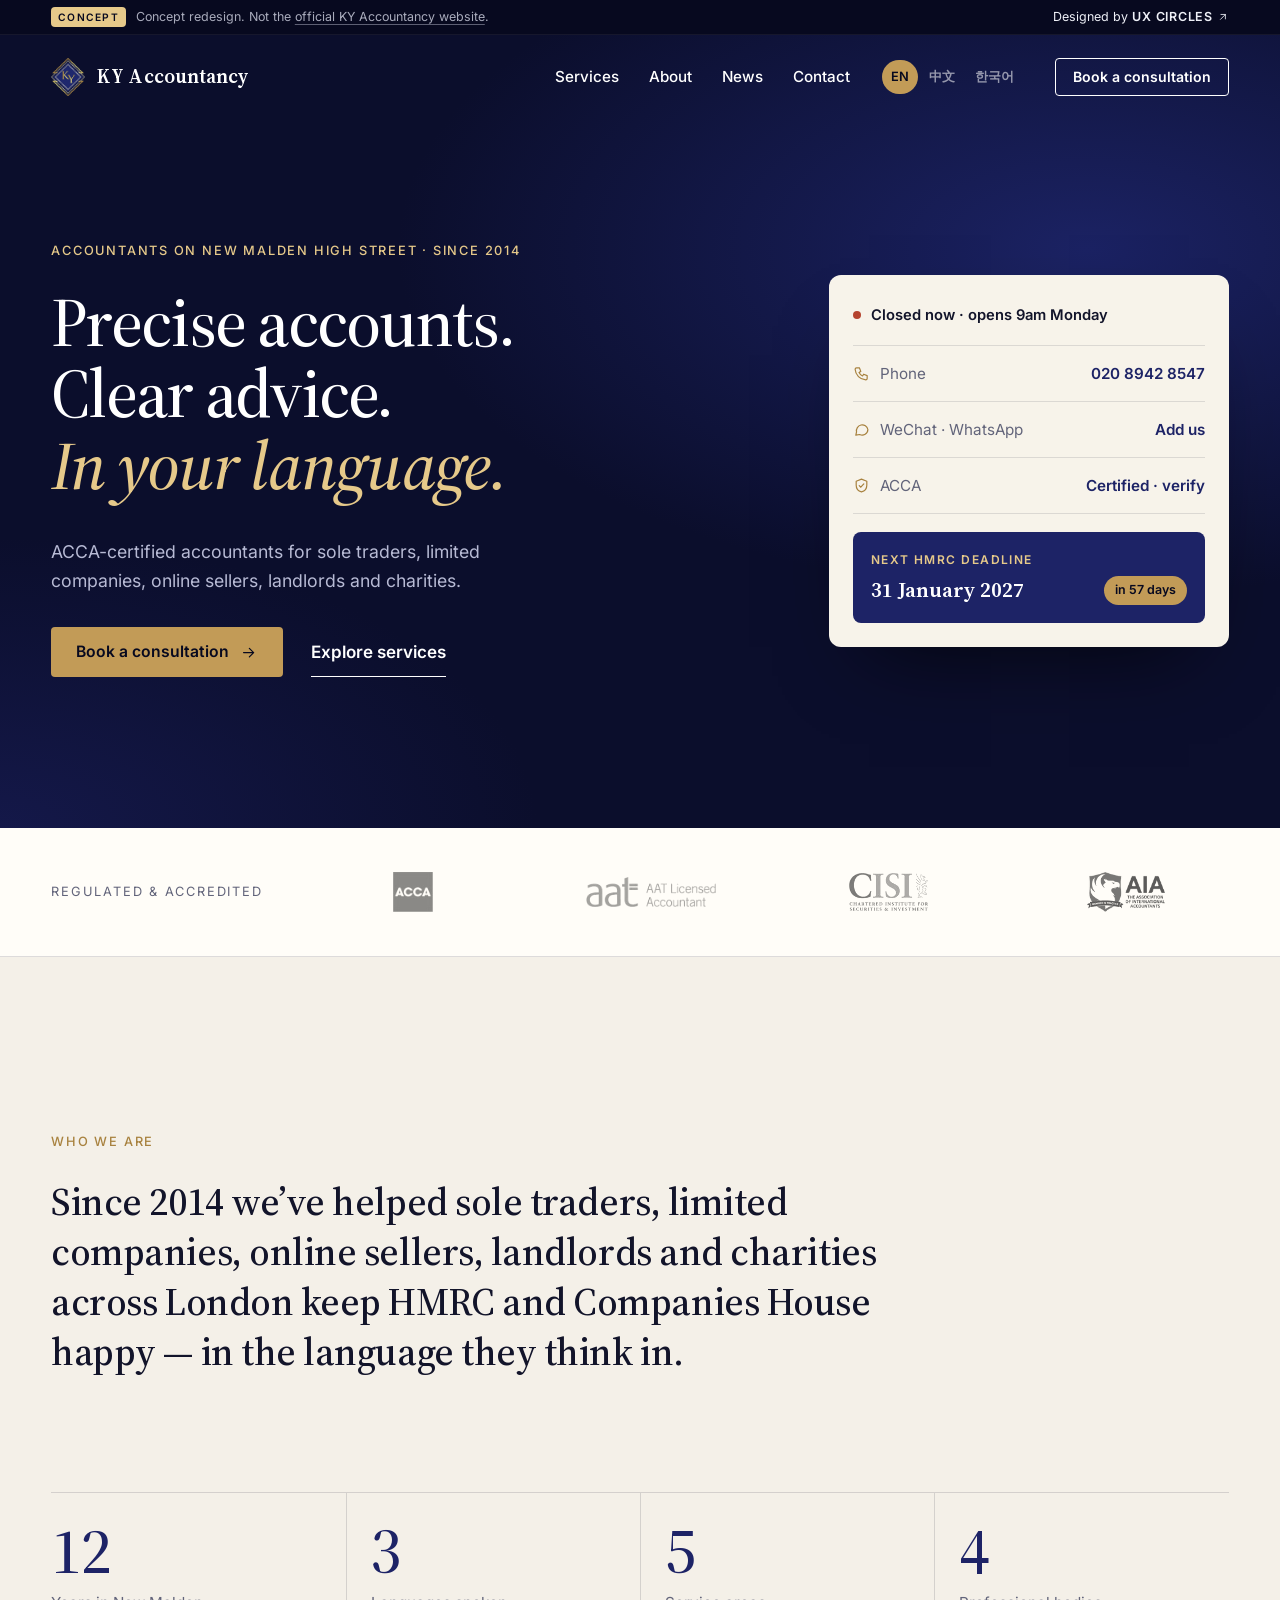
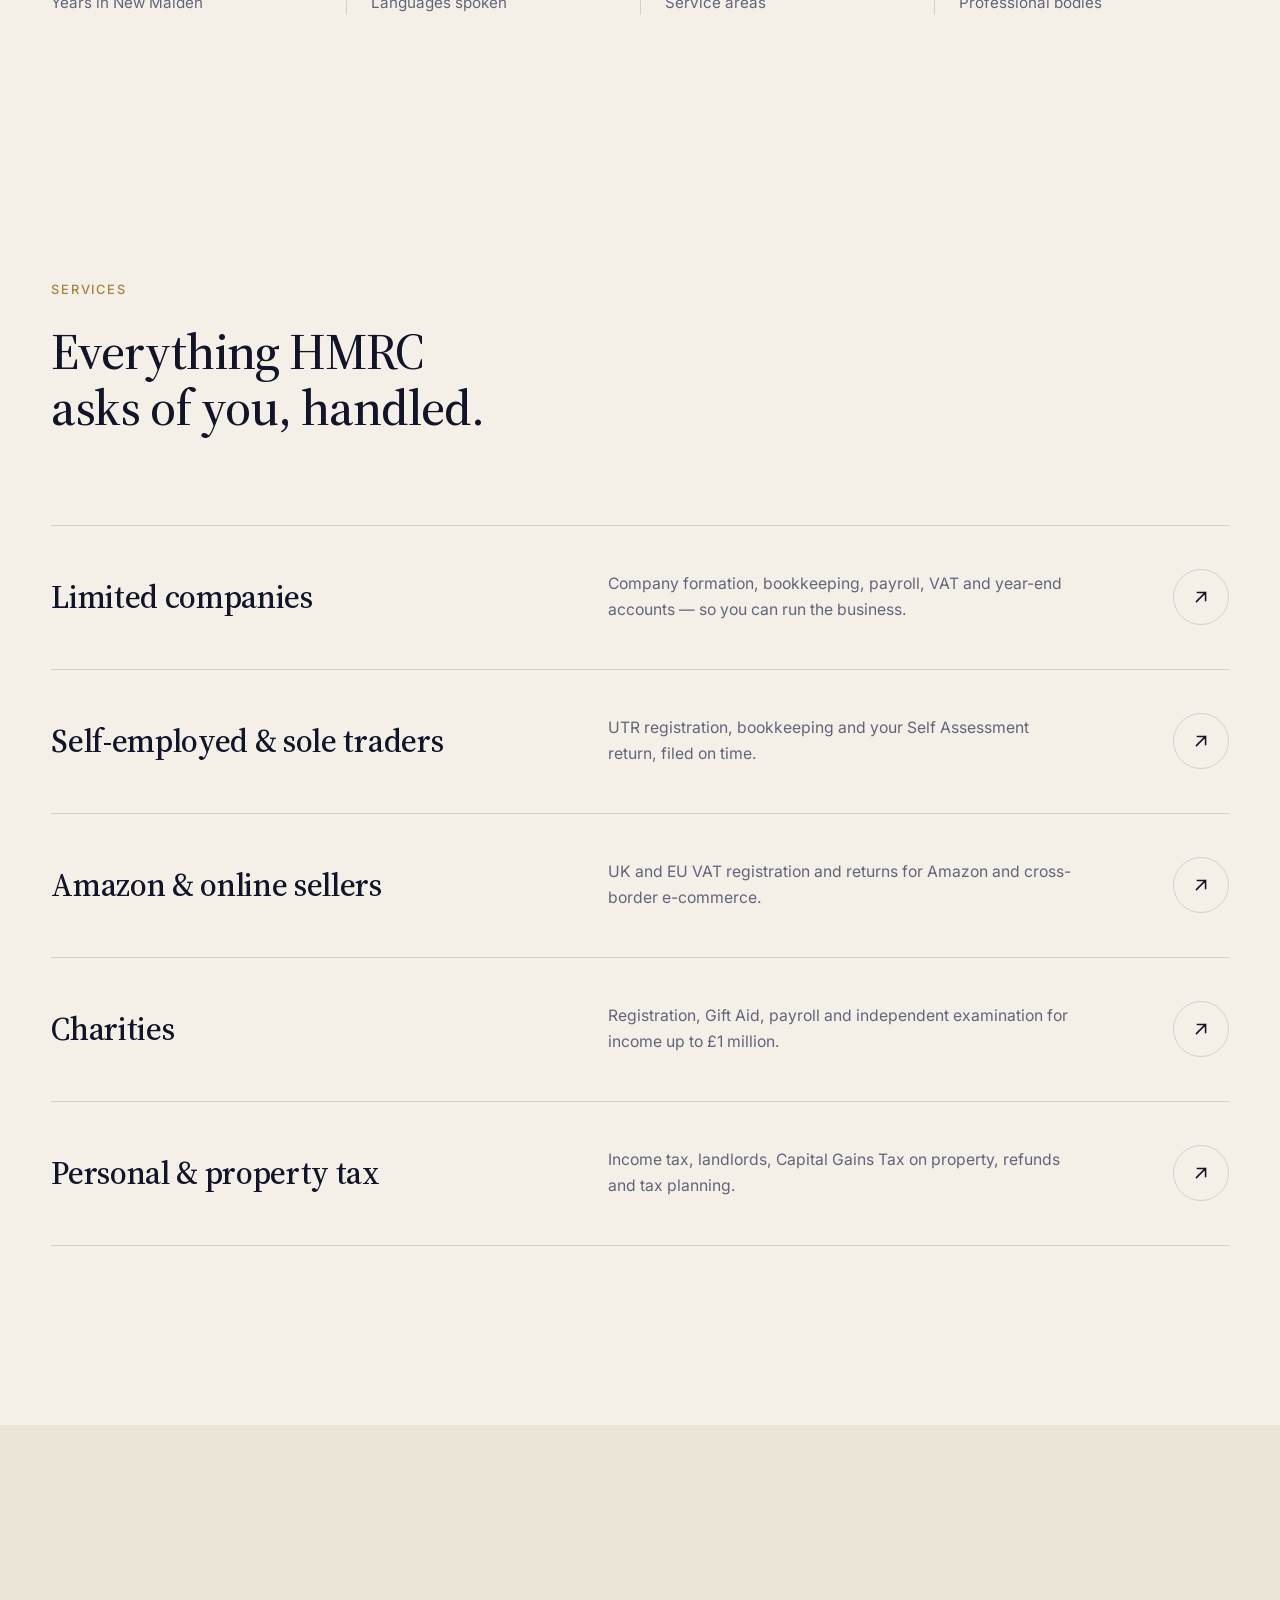
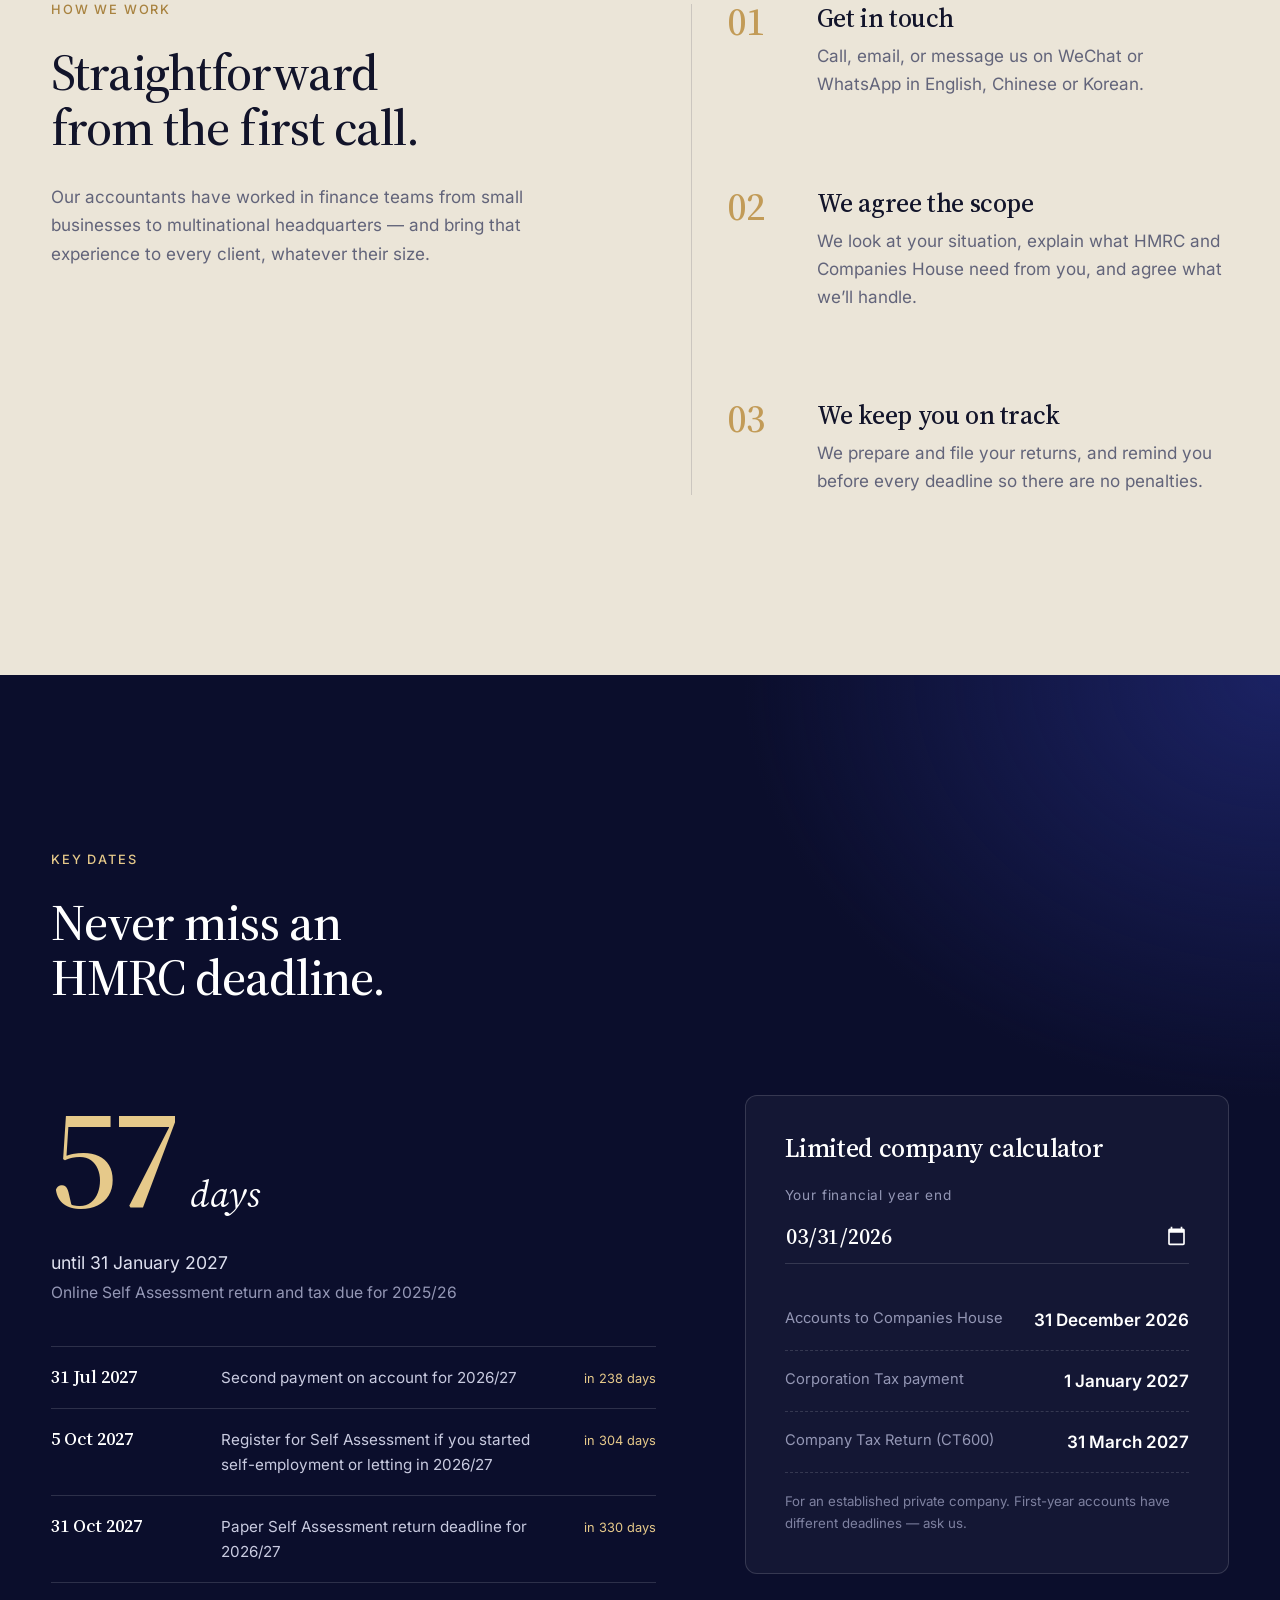
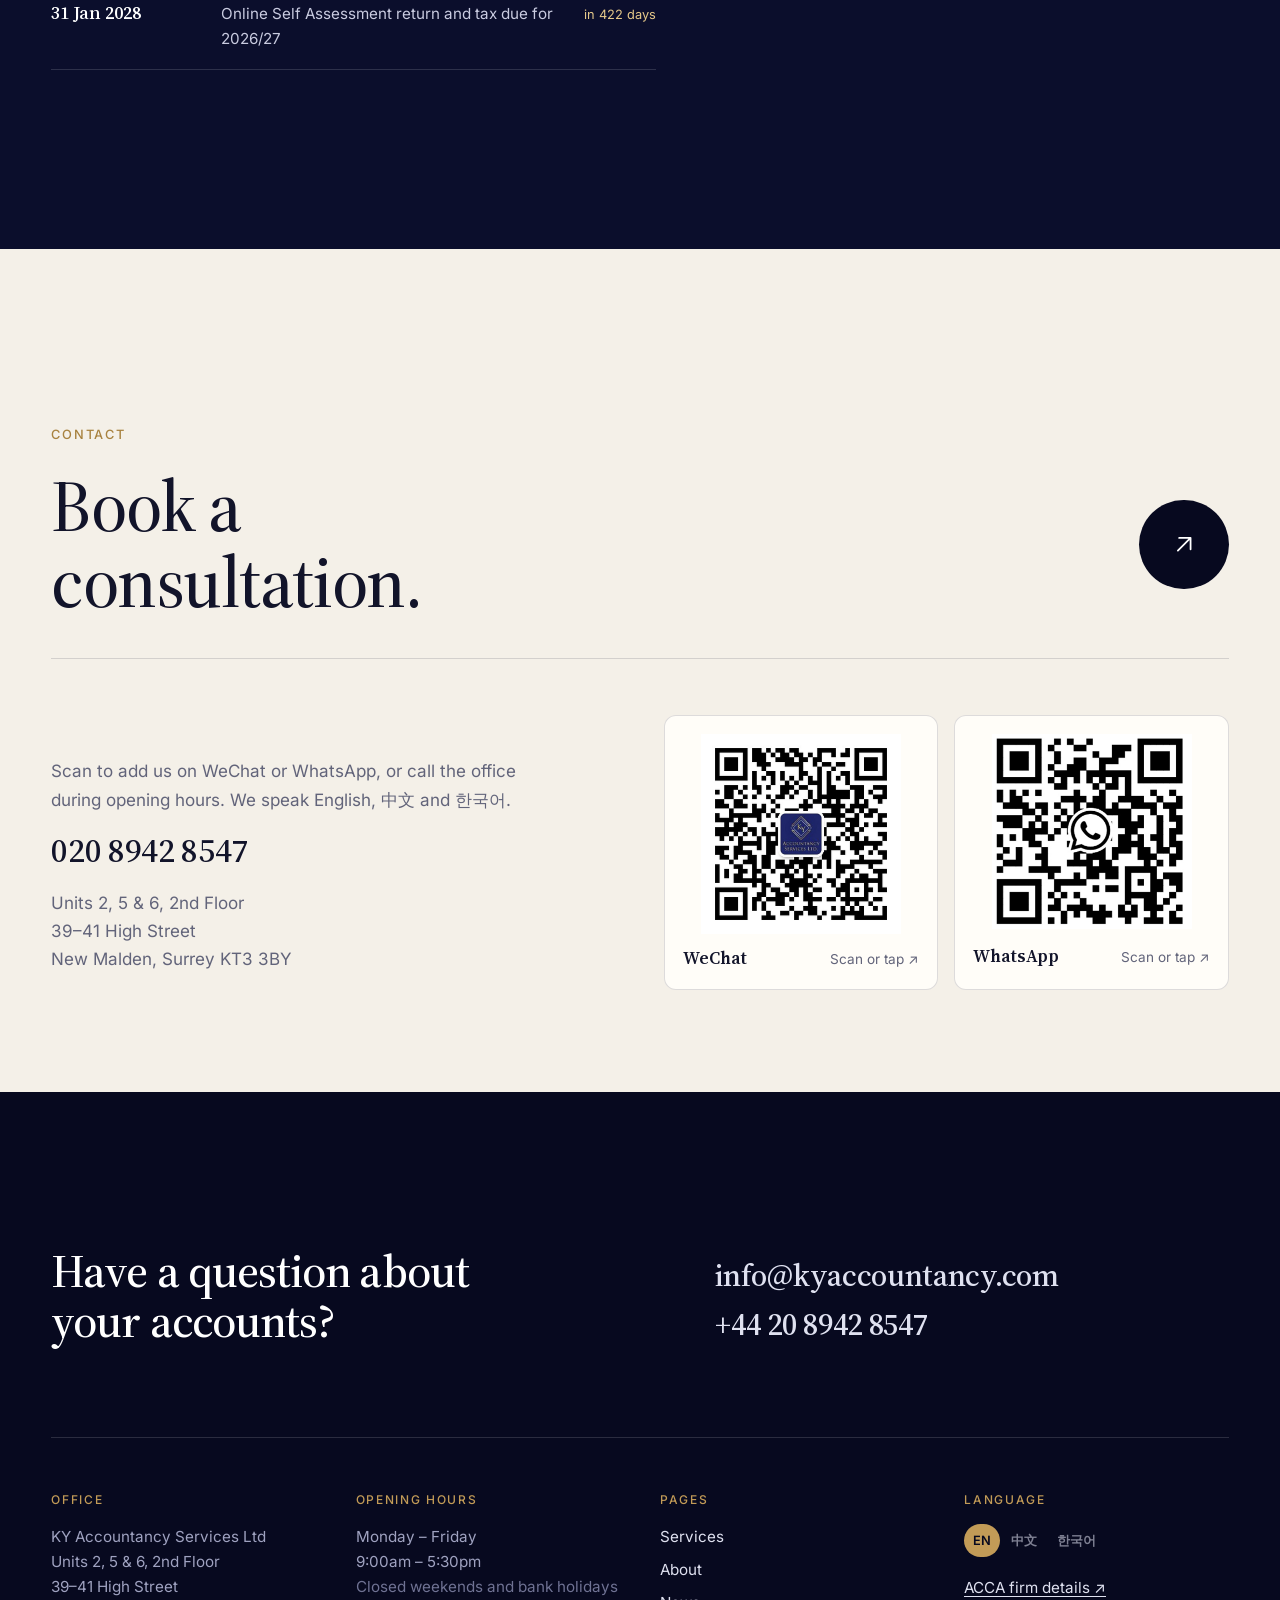
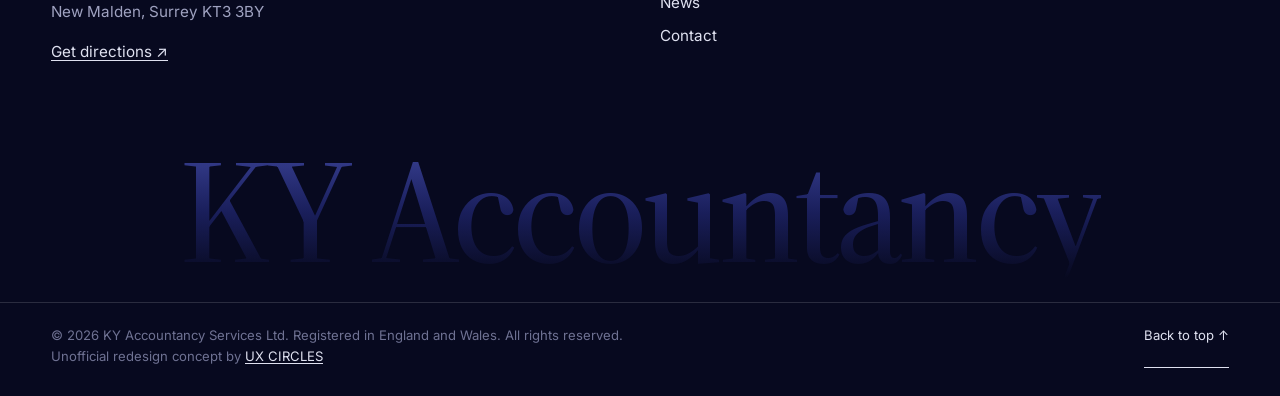
<file: index.html>
<!doctype html>
<html lang="en-GB">
<head>
<meta charset="utf-8">
<meta name="viewport" content="width=device-width, initial-scale=1">
<meta name="robots" content="noindex, nofollow">
<title>KY Accountancy — ACCA accountants in New Malden | English, 中文, 한국어</title>
<meta name="description" content="ACCA-certified accountants in New Malden, London since 2014. Accounts, tax, VAT and payroll for sole traders, limited companies, Amazon sellers and charities — in English, Chinese and Korean.">
<link rel="canonical" href="https://www.kyaccountancy.com/">
<link rel="alternate" hreflang="en-GB" href="https://www.kyaccountancy.com/">
<link rel="alternate" hreflang="zh-Hans" href="https://www.kyaccountancy.com/zh/">
<link rel="alternate" hreflang="ko" href="https://www.kyaccountancy.com/ko/">
<link rel="alternate" hreflang="x-default" href="https://www.kyaccountancy.com/">
<meta property="og:title" content="KY Accountancy — ACCA accountants in New Malden | English, 中文, 한국어">
<meta property="og:description" content="ACCA-certified accountants in New Malden, London since 2014. Accounts, tax, VAT and payroll for sole traders, limited companies, Amazon sellers and charities — in English, Chinese and Korean.">
<meta property="og:type" content="website">
<meta name="theme-color" content="#0b0e2c">
<link rel="icon" type="image/png" href="assets/img/favicon.png">
<link rel="apple-touch-icon" href="assets/img/apple-touch-icon.jpg">
<link rel="preload" href="assets/fonts/source-serif.woff2" as="font" type="font/woff2" crossorigin>
<link rel="preload" href="assets/fonts/inter-400.woff2" as="font" type="font/woff2" crossorigin>
<link rel="stylesheet" href="assets/css/style.css?v=4bc31d65">
<script>document.documentElement.classList.add("js")</script>
<script type="application/ld+json">{"@context": "https://schema.org", "@type": "AccountingService", "name": "KY Accountancy Services Ltd", "url": "https://www.kyaccountancy.com/", "telephone": "+44 20 8942 8547", "email": "info@kyaccountancy.com", "address": {"@type": "PostalAddress", "streetAddress": "Units 2, 5 & 6, 2nd Floor, 39-41 High Street", "addressLocality": "New Malden", "addressRegion": "Surrey", "postalCode": "KT3 3BY", "addressCountry": "GB"}, "openingHoursSpecification": [{"@type": "OpeningHoursSpecification", "dayOfWeek": ["Monday", "Tuesday", "Wednesday", "Thursday", "Friday"], "opens": "09:00", "closes": "17:30"}], "foundingDate": "2014", "knowsLanguage": ["en", "zh", "ko"]}</script>
</head>
<body class="home">
<a class="skip" href="#main">Skip to content</a>
<header class="site-header" data-header>
  <div class="concept-bar" role="note">
    <div class="wrap concept-inner">
      <p><span class="concept-tag">Concept</span><span class="concept-long">Concept redesign. Not the <a href="https://www.kyaccountancy.com/" target="_blank" rel="noopener">official KY Accountancy website</a>.</span></p>
      <a href="https://ux-circles.com/professionals" target="_blank" rel="noopener"><span class="concept-by">Designed by </span><strong>UX CIRCLES</strong> <svg viewBox="0 0 24 24" aria-hidden="true"><path d="M7 17 17 7M8 7h9v9"/></svg></a>
    </div>
  </div>
  <div class="wrap header-inner">
    <a class="brand" href="./" aria-label="KY Accountancy — home">
      <img src="assets/img/logo-mark.png" alt="" width="34" height="39">
      <span class="brand-name">KY Accountancy</span>
    </a>
    <nav class="main-nav" aria-label="Main"><a href="services.html"><span class="roll" data-text="Services"><span>Services</span></span></a><a href="about.html"><span class="roll" data-text="About"><span>About</span></span></a><a href="news.html"><span class="roll" data-text="News"><span>News</span></span></a><a href="contact.html"><span class="roll" data-text="Contact"><span>Contact</span></span></a></nav>
    <div class="lang" role="group" aria-label="Language"><a href="./" lang="en-GB" hreflang="en-GB" aria-current="true">EN</a><a href="zh/" lang="zh-Hans" hreflang="zh-Hans">中文</a><a href="ko/" lang="ko" hreflang="ko">한국어</a></div>
    <a class="btn btn-pill header-cta" href="contact.html"><span class="roll" data-text="Book a consultation"><span>Book a consultation</span></span></a>
    <button class="menu-btn" aria-expanded="false" aria-controls="menu"><span class="menu-lines"><span></span><span></span></span><span class="sr">Menu</span></button>
  </div>
</header>
<div class="menu" id="menu" hidden>
  <div class="wrap menu-inner">
    <ul class="menu-links"><li><a href="services.html"><span class="mn">01</span>Services</a></li><li><a href="about.html"><span class="mn">02</span>About</a></li><li><a href="news.html"><span class="mn">03</span>News</a></li><li><a href="contact.html"><span class="mn">04</span>Contact</a></li></ul>
    <div class="menu-foot">
      <a href="tel:+442089428547">+44 20 8942 8547</a>
      <a href="mailto:info@kyaccountancy.com">info@kyaccountancy.com</a>
      <div class="lang" role="group" aria-label="Language"><a href="./" lang="en-GB" hreflang="en-GB" aria-current="true">EN</a><a href="zh/" lang="zh-Hans" hreflang="zh-Hans">中文</a><a href="ko/" lang="ko" hreflang="ko">한국어</a></div>
    </div>
  </div>
</div>
<main id="main">

<section class="hero dark" data-hero>
  <div class="wrap hero-inner">
    <div class="hero-main">
      <p class="label hero-eyebrow reveal-up">Accountants on New Malden High Street · since 2014</p>
      <h1 class="hero-title split"><span class="line"><span>Precise accounts.</span></span><span class="line"><span>Clear advice.</span></span><span class="line"><span><em>In your language.</em></span></span></h1>
      <p class="hero-lead reveal-up">ACCA-certified accountants for sole traders, limited companies, online sellers, landlords and charities.</p>
      <div class="hero-actions reveal-up">
        <a class="btn btn-gold" href="contact.html"><span>Book a consultation</span><svg viewBox="0 0 24 24" aria-hidden="true"><path d="M5 12h14M13 6l6 6-6 6"/></svg></a>
        <a class="btn-text" href="services.html"><span class="roll" data-text="Explore services"><span>Explore services</span></span></a>
      </div>
    </div>
    <aside class="hero-card reveal-up" aria-label="Office at a glance">
      <div class="status" data-open-status><span class="dot"></span><span data-status-text>Monday – Friday · 9:00am – 5:30pm</span></div>
      <ul class="hc-rows">
        <li><a href="tel:+442089428547"><span class="hc-l"><svg viewBox="0 0 24 24" aria-hidden="true"><path d="M5 4h4l2 5-2.5 1.5a11 11 0 0 0 5 5L15 13l5 2v4a2 2 0 0 1-2 2A16 16 0 0 1 3 6a2 2 0 0 1 2-2"/></svg>Phone</span><span class="hc-v">020 8942 8547</span></a></li>
        <li><a href="contact.html#chat"><span class="hc-l"><svg viewBox="0 0 24 24" aria-hidden="true"><path d="M21 12a8 8 0 0 1-11.6 7.1L4 20l1-4.6A8 8 0 1 1 21 12z"/></svg>WeChat · WhatsApp</span><span class="hc-v">Add us</span></a></li>
        <li><a href="https://www.accaglobal.com/uk/en/member/find-an-accountant/find-firm/results/details.html?isocountry=GB&location=new+malden&country=UK&organisationid=ACCA&advisorid=4818904" rel="noopener" target="_blank"><span class="hc-l"><svg viewBox="0 0 24 24" aria-hidden="true"><path d="M12 3 4.5 6v5.5c0 4.6 3.2 8.4 7.5 9.5 4.3-1.1 7.5-4.9 7.5-9.5V6z"/><path d="m8.8 12.2 2.2 2.2 4.3-4.6"/></svg>ACCA</span><span class="hc-v">Certified · verify</span></a></li>
      </ul>
      <a class="hc-deadline" href="#key-dates" data-next-deadline hidden>
        <span class="hc-k">Next HMRC deadline</span>
        <span class="hc-dl"><b data-dl-date></b><span class="hc-in" data-dl-in></span></span>
      </a>
    </aside>
  </div>
</section>

<section class="accred-sec accred-top" aria-label="Professional memberships">
  <div class="wrap accred-inner">
    <p class="accred-k">Regulated &amp; accredited</p>
    <ul class="accred"><li class="ac-acca"><img src="assets/img/acca.jpg" alt="ACCA" width="96" height="96" loading="lazy"></li><li class="ac-aat"><img src="assets/img/aat.jpg" alt="AAT Licensed Accountant" width="317" height="73" loading="lazy"></li><li class="ac-cisi"><img src="assets/img/cisi.jpg" alt="CISI — Chartered Institute for Securities &amp; Investment" width="154" height="74" loading="lazy"></li><li class="ac-aia"><img src="assets/img/aia.png" alt="AIA — Member in Practice" width="127" height="65" loading="lazy"></li></ul>
  </div>
</section>

<section class="section statement-sec" id="intro">
  <div class="wrap">
    <p class="label">Who we are</p>
    <p class="statement">Since 2014 we’ve helped sole traders, limited companies, online sellers, landlords and charities across London keep HMRC and Companies House happy — in the language they think in.</p>
    <ul class="stats"><li><span class="stat-n" data-since="2014">12</span><span class="stat-l">Years in New Malden</span></li><li><span class="stat-n" data-count="3">3</span><span class="stat-l">Languages spoken</span></li><li><span class="stat-n" data-count="5">5</span><span class="stat-l">Service areas</span></li><li><span class="stat-n" data-count="4">4</span><span class="stat-l">Professional bodies</span></li></ul>
  </div>
</section>

<section class="section services-sec">
  <div class="wrap">
    <div class="sec-head">
      <p class="label">Services</p>
      <h2 class="h-xl split"><span class="line"><span>Everything HMRC</span></span><span class="line"><span>asks of you, handled.</span></span></h2>
    </div>
    <ol class="svc-rows">
      <li><a href="services.html#limited-company" class="svc-row">
        <span class="svc-t">Limited companies</span>
        <span class="svc-d">Company formation, bookkeeping, payroll, VAT and year-end accounts — so you can run the business.</span>
        <span class="svc-a"><svg viewBox="0 0 24 24" aria-hidden="true"><path d="M7 17 17 7M8 7h9v9"/></svg></span>
      </a></li>
      <li><a href="services.html#self-employed" class="svc-row">
        <span class="svc-t">Self-employed &amp; sole traders</span>
        <span class="svc-d">UTR registration, bookkeeping and your Self Assessment return, filed on time.</span>
        <span class="svc-a"><svg viewBox="0 0 24 24" aria-hidden="true"><path d="M7 17 17 7M8 7h9v9"/></svg></span>
      </a></li>
      <li><a href="services.html#online-sellers" class="svc-row">
        <span class="svc-t">Amazon &amp; online sellers</span>
        <span class="svc-d">UK and EU VAT registration and returns for Amazon and cross-border e-commerce.</span>
        <span class="svc-a"><svg viewBox="0 0 24 24" aria-hidden="true"><path d="M7 17 17 7M8 7h9v9"/></svg></span>
      </a></li>
      <li><a href="services.html#charities" class="svc-row">
        <span class="svc-t">Charities</span>
        <span class="svc-d">Registration, Gift Aid, payroll and independent examination for income up to £1 million.</span>
        <span class="svc-a"><svg viewBox="0 0 24 24" aria-hidden="true"><path d="M7 17 17 7M8 7h9v9"/></svg></span>
      </a></li>
      <li><a href="services.html#personal-tax" class="svc-row">
        <span class="svc-t">Personal &amp; property tax</span>
        <span class="svc-d">Income tax, landlords, Capital Gains Tax on property, refunds and tax planning.</span>
        <span class="svc-a"><svg viewBox="0 0 24 24" aria-hidden="true"><path d="M7 17 17 7M8 7h9v9"/></svg></span>
      </a></li></ol>
  </div>
</section>

<section class="section process-sec">
  <div class="wrap process-grid">
    <div class="process-sticky">
      <p class="label">How we work</p>
      <h2 class="h-xl split"><span class="line"><span>Straightforward</span></span><span class="line"><span>from the first call.</span></span></h2>
      <p class="muted reveal-up">Our accountants have worked in finance teams from small businesses to multinational headquarters — and bring that experience to every client, whatever their size.</p>
    </div>
    <ol class="steps" data-progress><li class="step"><span class="step-n">01</span><div><h3>Get in touch</h3><p>Call, email, or message us on WeChat or WhatsApp in English, Chinese or Korean.</p></div></li><li class="step"><span class="step-n">02</span><div><h3>We agree the scope</h3><p>We look at your situation, explain what HMRC and Companies House need from you, and agree what we’ll handle.</p></div></li><li class="step"><span class="step-n">03</span><div><h3>We keep you on track</h3><p>We prepare and file your returns, and remind you before every deadline so there are no penalties.</p></div></li></ol>
  </div>
</section>

<section class="section dark dates-sec" id="key-dates">
  <div class="wrap">
    <div class="sec-head">
      <p class="label">Key dates</p>
      <h2 class="h-xl split"><span class="line"><span>Never miss an</span></span><span class="line"><span>HMRC deadline.</span></span></h2>
    </div>
    <div class="dates-grid">
      <div class="countdown" data-countdown>
        <div class="cd-num"><span class="cd-n" data-cd-days>—</span><span class="cd-u" data-cd-unit></span></div>
        <p class="cd-label"><span data-cd-until></span><br><span class="cd-what" data-cd-what></span></p>
        <ol class="dl-list" data-deadlines>
          <li>31 January — online return and payment</li>
          <li>31 July — second payment on account</li>
          <li>5 October — register if you’re new to Self Assessment</li>
          <li>31 October — paper return deadline</li>
        </ol>
      </div>
      <div class="calc-card">
        <h3>Limited company calculator</h3>
        <form class="calc" data-ct-calc>
          <label for="ye">Your financial year end</label>
          <input type="date" id="ye" name="ye" value="2026-03-31">
        </form>
        <dl class="calc-out" data-ct-out></dl>
        <p class="fine">For an established private company. First-year accounts have different deadlines — ask us.</p>
      </div>
    </div>
  </div>
</section>


<section class="section cta-sec">
  <div class="wrap">
    <p class="label">Contact</p>
    <a class="giant-cta" href="contact.html">
      <span class="giant-cta-t split"><span class="line"><span>Book a</span></span><span class="line"><span>consultation.</span></span></span>
      <span class="giant-cta-c"><svg viewBox="0 0 24 24" aria-hidden="true"><path d="M7 17 17 7M8 7h9v9"/></svg></span>
    </a>
    <div class="cta-grid">
      <div class="cta-info">
        <p class="muted">Scan to add us on WeChat or WhatsApp, or call the office during opening hours. We speak English, 中文 and 한국어.</p>
        <a class="big-link" href="tel:+442089428547">020 8942 8547</a>
        <p class="addr">Units 2, 5 &amp; 6, 2nd Floor<br>39–41 High Street<br>New Malden, Surrey KT3 3BY</p>
      </div>
      <div class="chat-cards">
  <a class="qr" href="https://u.wechat.com/kLmBtSFjA2uLcSl9BzCH8WE" rel="noopener" target="_blank">
    <img src="assets/img/qr-wechat.png" alt="WeChat QR code — KY Accountancy" width="180" height="180" loading="lazy">
    <span class="qr-cap"><strong>WeChat</strong><span>Scan or tap ↗</span></span>
  </a>
  <a class="qr" href="https://wa.me/qr/SLMGOVUIFX5LL1" rel="noopener" target="_blank">
    <img src="assets/img/qr-whatsapp.png" alt="WhatsApp QR code — KY Accountancy" width="180" height="175" loading="lazy">
    <span class="qr-cap"><strong>WhatsApp</strong><span>Scan or tap ↗</span></span>
  </a>
</div>
    </div>
  </div>
</section>

</main>
<footer class="site-footer">
  <div class="wrap">
    <div class="footer-top">
      <h2 class="footer-q split"><span class="line"><span>Have a question about</span></span><span class="line"><span>your accounts?</span></span></h2>
      <div class="footer-contact">
        <a class="big-link" href="mailto:info@kyaccountancy.com">info@kyaccountancy.com</a>
        <a class="big-link" href="tel:+442089428547">+44 20 8942 8547</a>
      </div>
    </div>
    <div class="footer-grid">
      <div><h3 class="f-h">Office</h3><p>KY Accountancy Services Ltd<br>Units 2, 5 &amp; 6, 2nd Floor<br>39–41 High Street<br>New Malden, Surrey KT3 3BY</p><p><a class="u" href="https://www.google.com/maps/search/?api=1&query=39-41+High+Street+New+Malden+KT3+3BY" rel="noopener" target="_blank">Get directions ↗</a></p></div>
      <div><h3 class="f-h">Opening hours</h3><p>Monday – Friday<br>9:00am – 5:30pm<br><span class="dim">Closed weekends and bank holidays</span></p></div>
      <div><h3 class="f-h">Pages</h3><ul class="f-links"><li><a href="services.html"><span class="roll" data-text="Services"><span>Services</span></span></a></li><li><a href="about.html"><span class="roll" data-text="About"><span>About</span></span></a></li><li><a href="news.html"><span class="roll" data-text="News"><span>News</span></span></a></li><li><a href="contact.html"><span class="roll" data-text="Contact"><span>Contact</span></span></a></li></ul></div>
      <div><h3 class="f-h">Language</h3><div class="lang" role="group" aria-label="Language"><a href="./" lang="en-GB" hreflang="en-GB" aria-current="true">EN</a><a href="zh/" lang="zh-Hans" hreflang="zh-Hans">中文</a><a href="ko/" lang="ko" hreflang="ko">한국어</a></div><p class="f-acca"><a class="u" href="https://www.accaglobal.com/uk/en/member/find-an-accountant/find-firm/results/details.html?isocountry=GB&location=new+malden&country=UK&organisationid=ACCA&advisorid=4818904" rel="noopener" target="_blank">ACCA firm details ↗</a></p></div>
    </div>
  </div>
  <div class="wordmark" aria-hidden="true"><span>KY Accountancy</span></div>
  <div class="wrap footer-base">
    <span>© <span data-year>2026</span> KY Accountancy Services Ltd. Registered in England and Wales. All rights reserved.<br><span class="concept-note">Unofficial redesign concept by <a class="u" href="https://ux-circles.com/professionals" target="_blank" rel="noopener">UX CIRCLES</a></span></span>
    <a href="#main" class="u">Back to top ↑</a>
  </div>
</footer>
<nav class="action-bar" aria-label="Quick contact">
  <a href="tel:+442089428547"><svg viewBox="0 0 24 24" aria-hidden="true"><path d="M5 4h4l2 5-2.5 1.5a11 11 0 0 0 5 5L15 13l5 2v4a2 2 0 0 1-2 2A16 16 0 0 1 3 6a2 2 0 0 1 2-2"/></svg><span>Call</span></a>
  <a href="contact.html#chat"><svg viewBox="0 0 24 24" aria-hidden="true"><path d="M21 12a8 8 0 0 1-11.6 7.1L4 20l1-4.6A8 8 0 1 1 21 12z"/></svg><span>Message</span></a>
  <a href="mailto:info@kyaccountancy.com"><svg viewBox="0 0 24 24" aria-hidden="true"><rect x="3" y="5" width="18" height="14" rx="2"/><path d="m3 7 9 6 9-6"/></svg><span>Email</span></a>
</nav>
<script>window.KY = {"open": "Open now", "closes": "until 5:30pm", "closed": "Closed now", "opensToday": "opens 9am today", "opensTomorrow": "opens 9am tomorrow", "opensMonday": "opens 9am Monday", "today": "today", "tomorrow": "tomorrow", "inDays": "in {n} days", "days": "days", "day": "day", "until": "until {date}", "dl": {"jan": "Online Self Assessment return and tax due for {ty}", "jul": "Second payment on account for {ty}", "oct5": "Register for Self Assessment if you started self-employment or letting in {ty}", "oct31": "Paper Self Assessment return deadline for {ty}"}, "calc": {"accounts": "Accounts to Companies House", "ctpay": "Corporation Tax payment", "ct600": "Company Tax Return (CT600)"}, "mailSubject": "Website enquiry", "mailName": "Name", "mailPhone": "Phone", "mailLang": "Preferred language", "mailService": "Service"};</script>
<script src="assets/js/main.js?v=9ee86a52" defer></script>
</body>
</html>
</file>
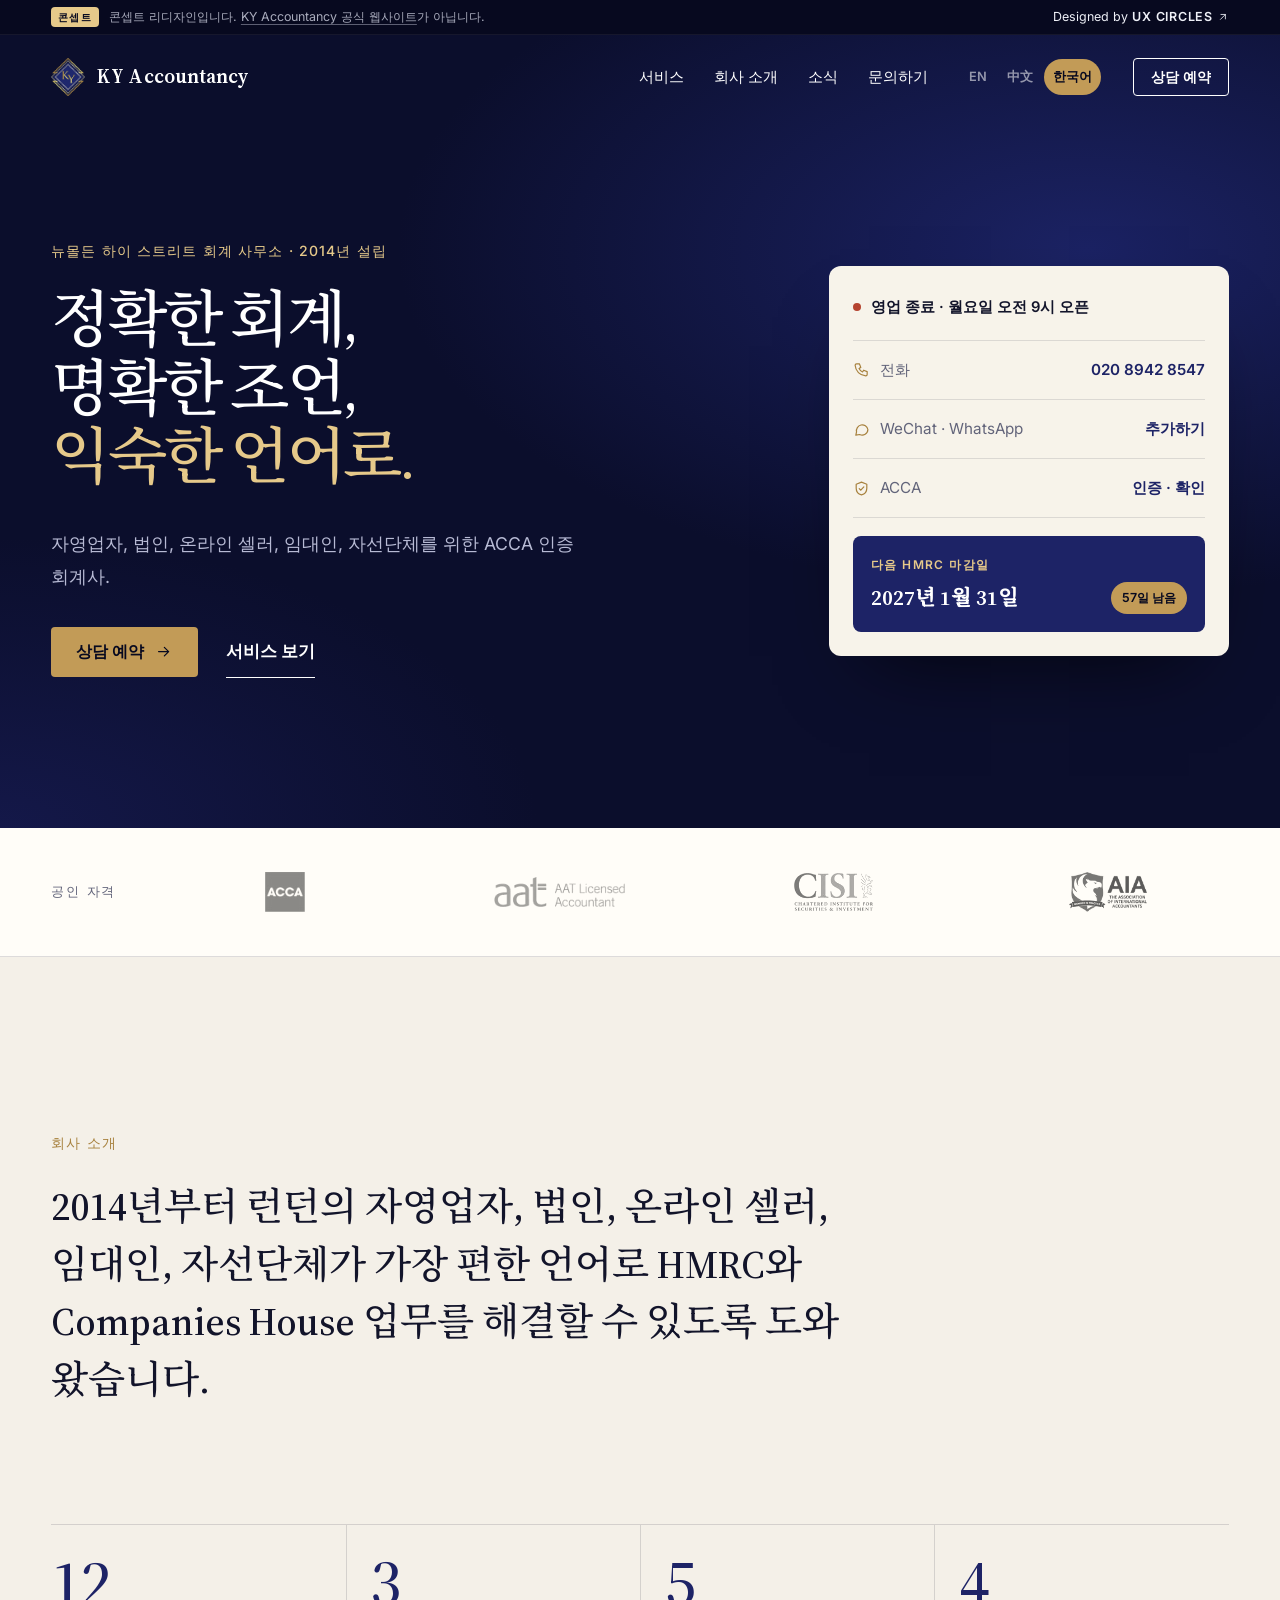
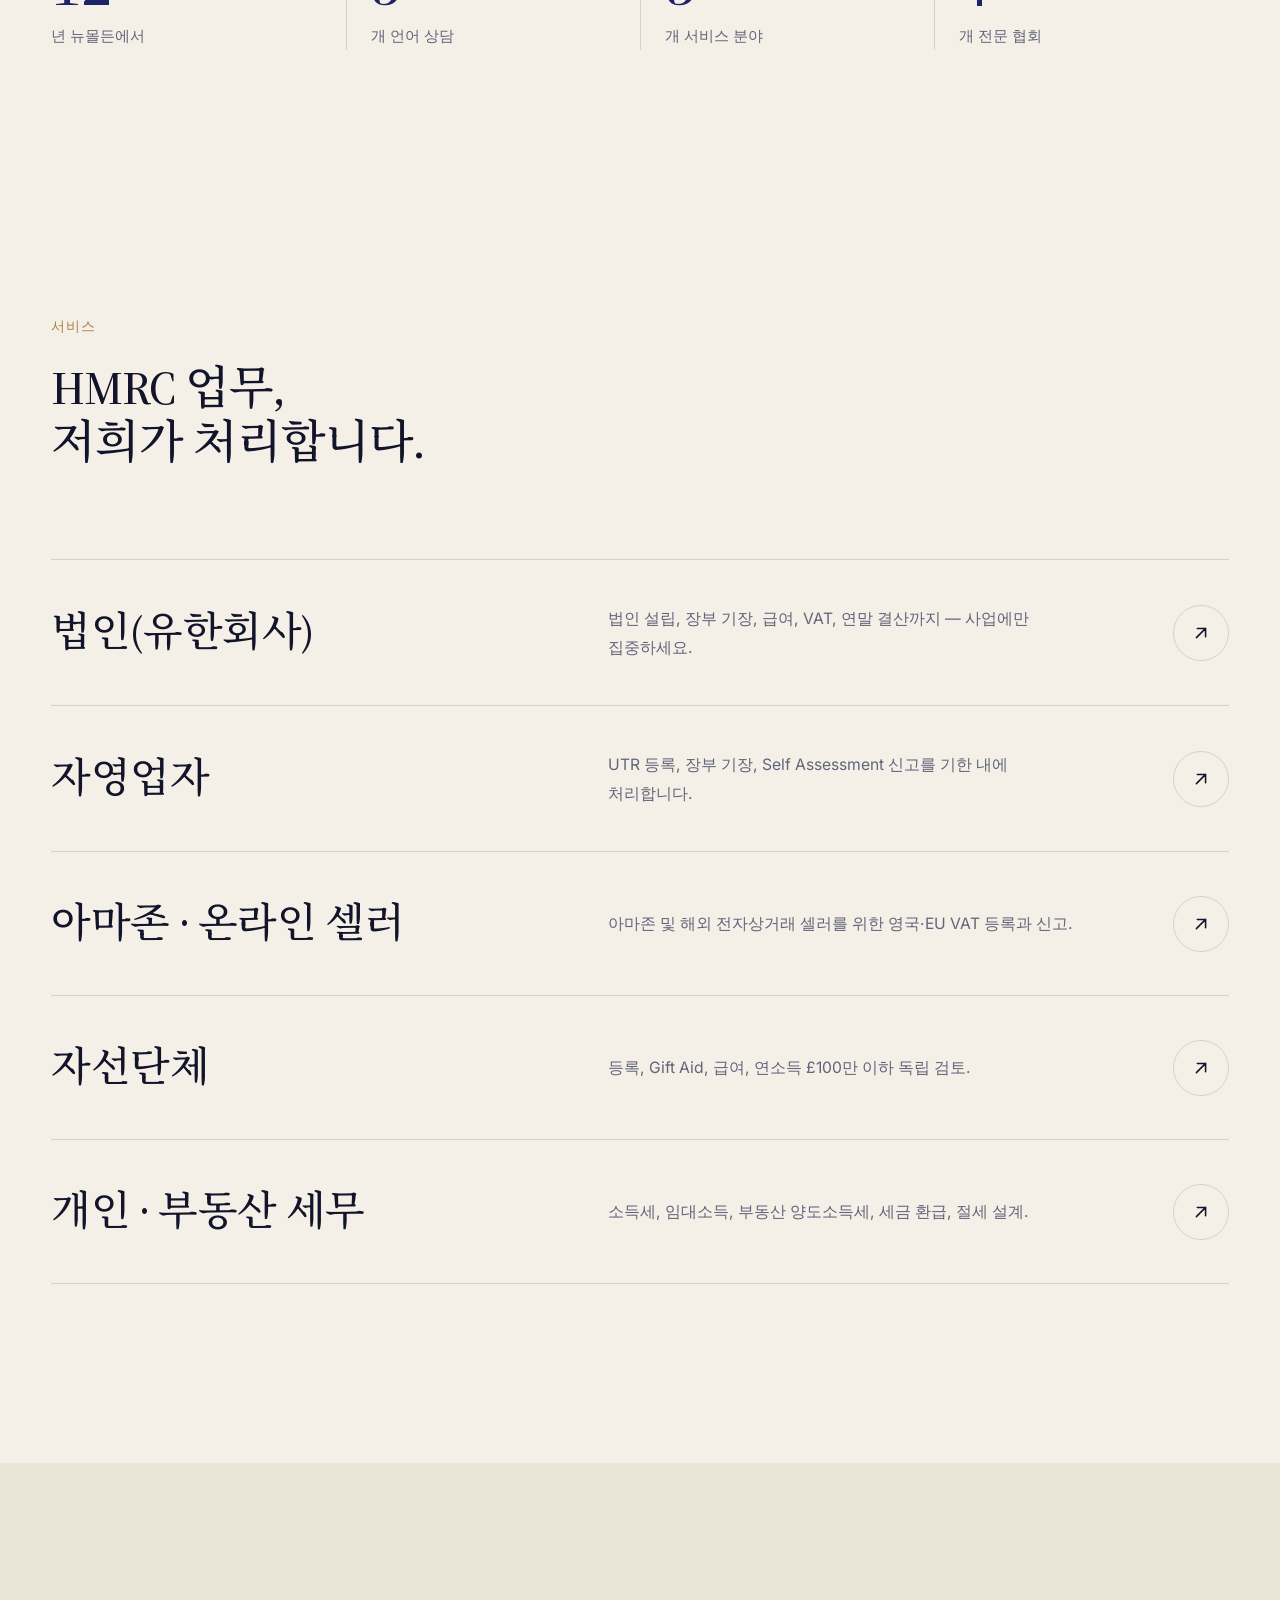
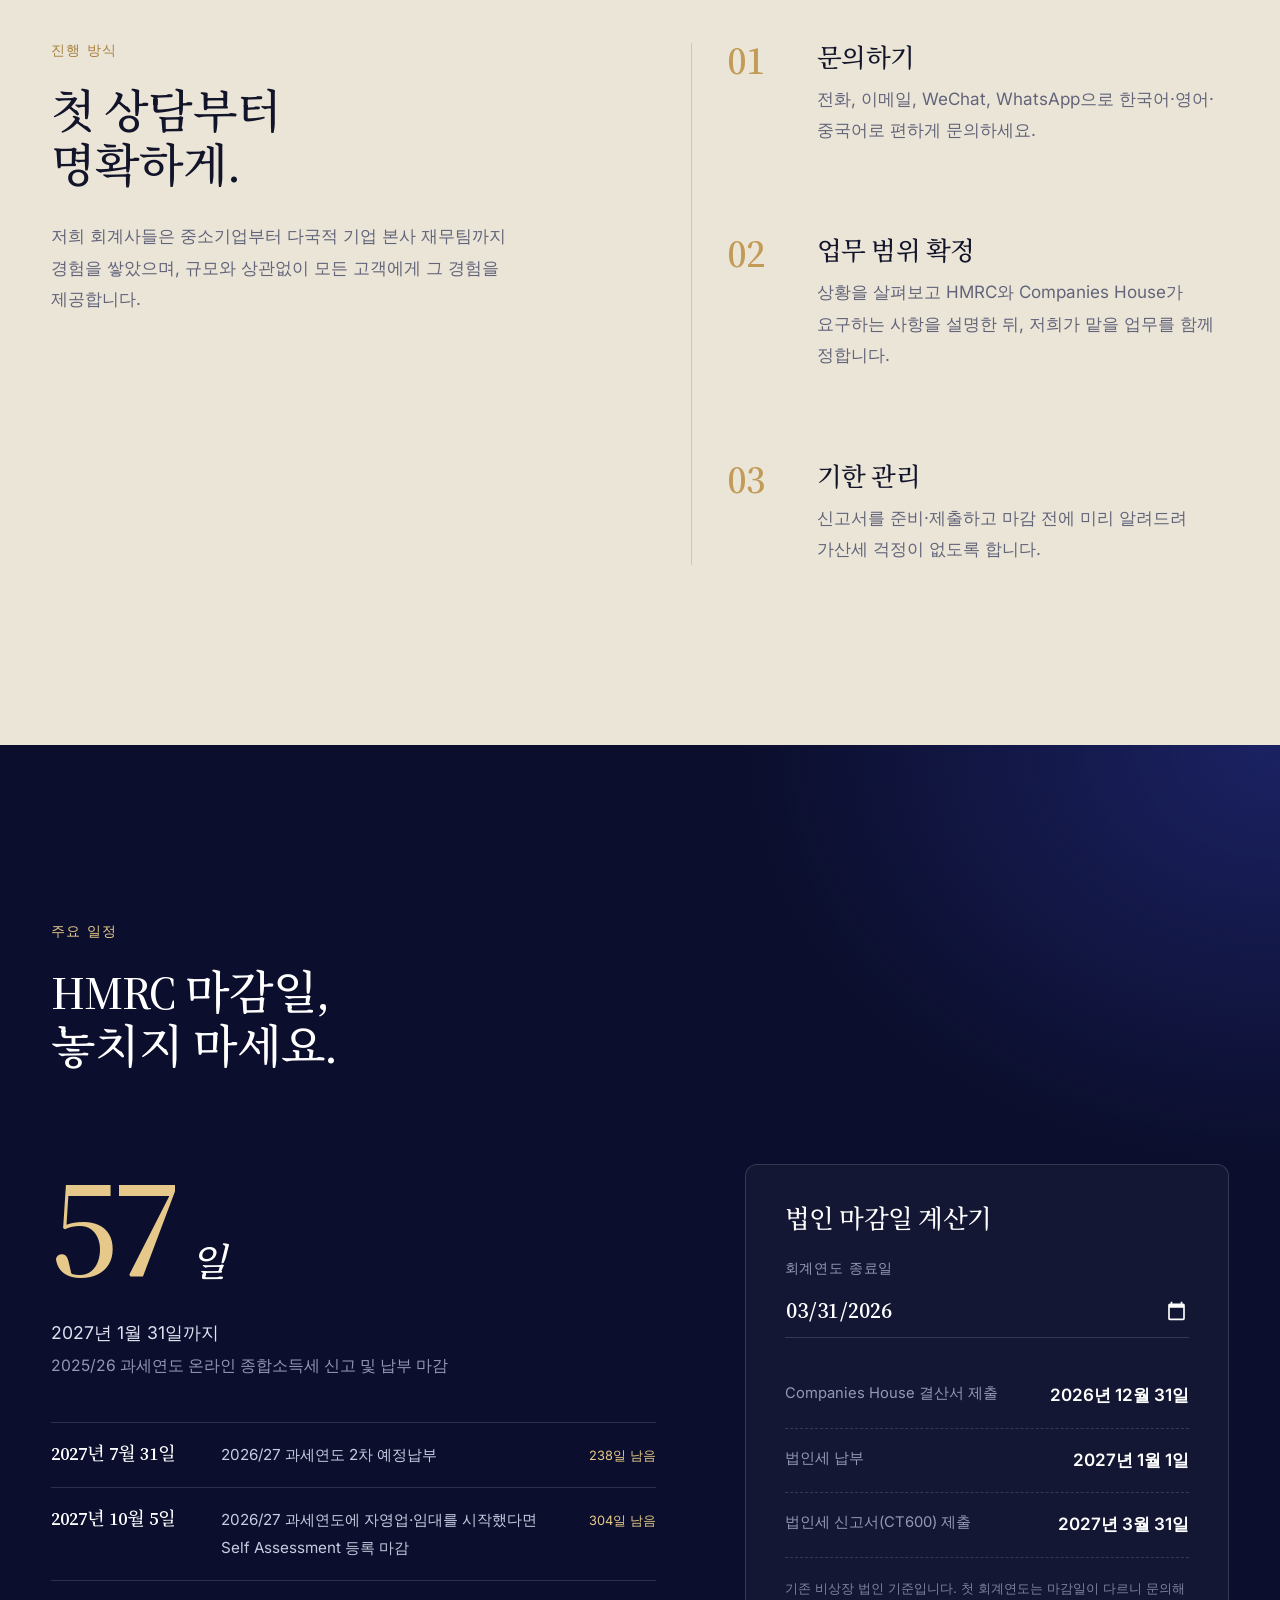
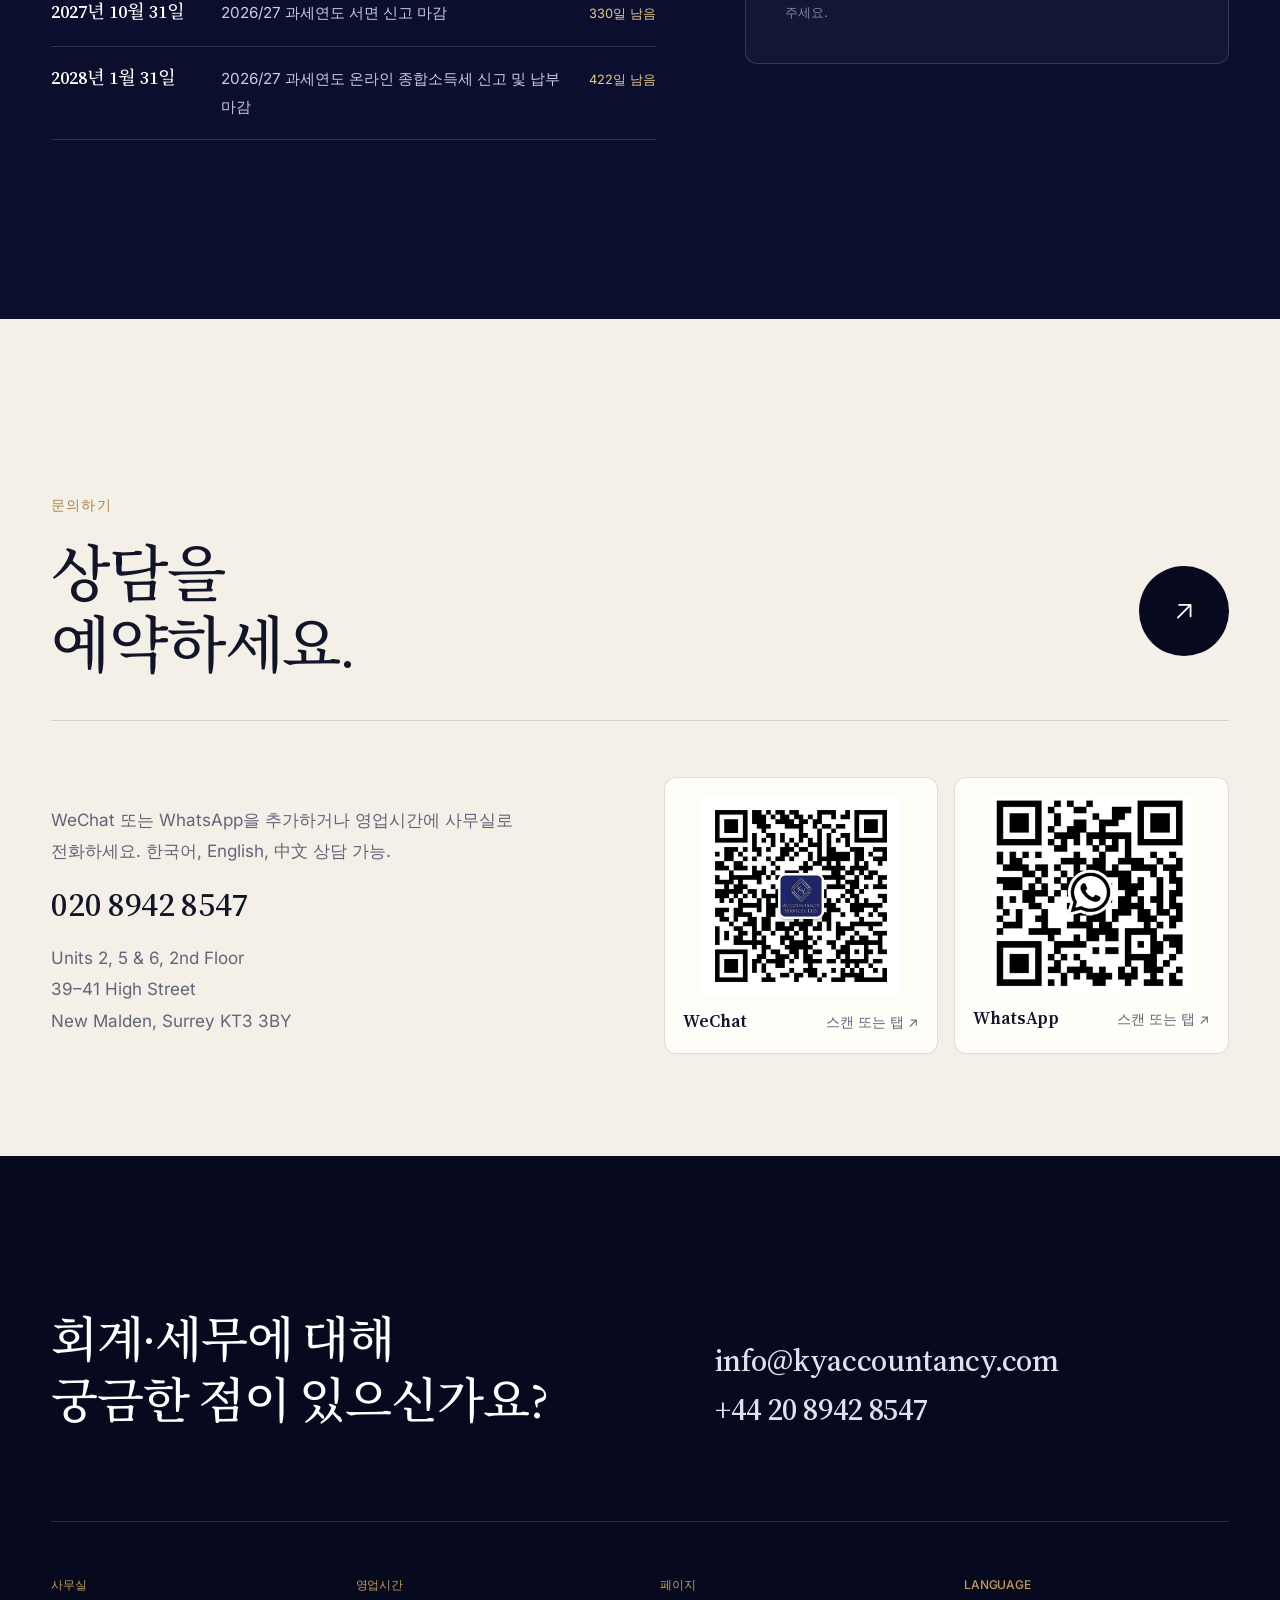
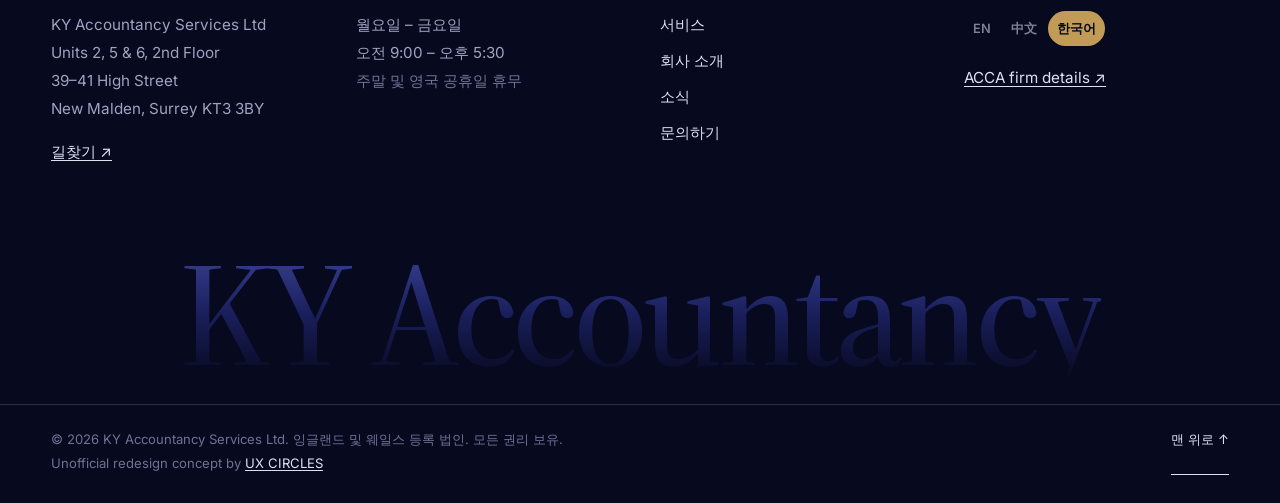
<file: ko/index.html>
<!doctype html>
<html lang="ko">
<head>
<meta charset="utf-8">
<meta name="viewport" content="width=device-width, initial-scale=1">
<title>KY Accountancy — 뉴몰든 ACCA 회계사 | 한국어 상담</title>
<meta name="description" content="2014년부터 런던 뉴몰든에서 자영업자, 법인, 아마존 셀러, 자선단체에 회계·세무·VAT·급여 서비스를 제공하는 ACCA 인증 회계 사무소. 한국어 상담 가능.">
<link rel="canonical" href="https://www.kyaccountancy.com/ko/">
<link rel="alternate" hreflang="en-GB" href="https://www.kyaccountancy.com/">
<link rel="alternate" hreflang="zh-Hans" href="https://www.kyaccountancy.com/zh/">
<link rel="alternate" hreflang="ko" href="https://www.kyaccountancy.com/ko/">
<link rel="alternate" hreflang="x-default" href="https://www.kyaccountancy.com/">
<meta property="og:title" content="KY Accountancy — 뉴몰든 ACCA 회계사 | 한국어 상담">
<meta property="og:description" content="2014년부터 런던 뉴몰든에서 자영업자, 법인, 아마존 셀러, 자선단체에 회계·세무·VAT·급여 서비스를 제공하는 ACCA 인증 회계 사무소. 한국어 상담 가능.">
<meta property="og:type" content="website">
<meta name="theme-color" content="#0b0e2c">
<link rel="icon" type="image/png" href="../assets/img/favicon.png">
<link rel="apple-touch-icon" href="../assets/img/apple-touch-icon.jpg">
<link rel="preload" href="../assets/fonts/source-serif.woff2" as="font" type="font/woff2" crossorigin>
<link rel="preload" href="../assets/fonts/noto-serif-kr-500.woff2" as="font" type="font/woff2" crossorigin>
<link rel="stylesheet" href="../assets/css/style.css?v=4bc31d65">
<script>document.documentElement.classList.add("js")</script>
<script type="application/ld+json">{"@context": "https://schema.org", "@type": "AccountingService", "name": "KY Accountancy Services Ltd", "url": "https://www.kyaccountancy.com/", "telephone": "+44 20 8942 8547", "email": "info@kyaccountancy.com", "address": {"@type": "PostalAddress", "streetAddress": "Units 2, 5 & 6, 2nd Floor, 39-41 High Street", "addressLocality": "New Malden", "addressRegion": "Surrey", "postalCode": "KT3 3BY", "addressCountry": "GB"}, "openingHoursSpecification": [{"@type": "OpeningHoursSpecification", "dayOfWeek": ["Monday", "Tuesday", "Wednesday", "Thursday", "Friday"], "opens": "09:00", "closes": "17:30"}], "foundingDate": "2014", "knowsLanguage": ["en", "zh", "ko"]}</script>
</head>
<body class="home">
<a class="skip" href="#main">본문으로 건너뛰기</a>
<header class="site-header" data-header>
  <div class="concept-bar" role="note">
    <div class="wrap concept-inner">
      <p><span class="concept-tag">콘셉트</span><span class="concept-long">콘셉트 리디자인입니다. <a href="https://www.kyaccountancy.com/" target="_blank" rel="noopener">KY Accountancy 공식 웹사이트</a>가 아닙니다.</span></p>
      <a href="https://ux-circles.com/professionals" target="_blank" rel="noopener"><span class="concept-by">Designed by </span><strong>UX CIRCLES</strong> <svg viewBox="0 0 24 24" aria-hidden="true"><path d="M7 17 17 7M8 7h9v9"/></svg></a>
    </div>
  </div>
  <div class="wrap header-inner">
    <a class="brand" href="./" aria-label="KY Accountancy — home">
      <img src="../assets/img/logo-mark.png" alt="" width="34" height="39">
      <span class="brand-name">KY Accountancy</span>
    </a>
    <nav class="main-nav" aria-label="Main"><a href="services.html"><span class="roll" data-text="서비스"><span>서비스</span></span></a><a href="about.html"><span class="roll" data-text="회사 소개"><span>회사 소개</span></span></a><a href="news.html"><span class="roll" data-text="소식"><span>소식</span></span></a><a href="contact.html"><span class="roll" data-text="문의하기"><span>문의하기</span></span></a></nav>
    <div class="lang" role="group" aria-label="Language"><a href="../" lang="en-GB" hreflang="en-GB">EN</a><a href="../zh/" lang="zh-Hans" hreflang="zh-Hans">中文</a><a href="../ko/" lang="ko" hreflang="ko" aria-current="true">한국어</a></div>
    <a class="btn btn-pill header-cta" href="contact.html"><span class="roll" data-text="상담 예약"><span>상담 예약</span></span></a>
    <button class="menu-btn" aria-expanded="false" aria-controls="menu"><span class="menu-lines"><span></span><span></span></span><span class="sr">메뉴</span></button>
  </div>
</header>
<div class="menu" id="menu" hidden>
  <div class="wrap menu-inner">
    <ul class="menu-links"><li><a href="services.html"><span class="mn">01</span>서비스</a></li><li><a href="about.html"><span class="mn">02</span>회사 소개</a></li><li><a href="news.html"><span class="mn">03</span>소식</a></li><li><a href="contact.html"><span class="mn">04</span>문의하기</a></li></ul>
    <div class="menu-foot">
      <a href="tel:+442089428547">+44 20 8942 8547</a>
      <a href="mailto:info@kyaccountancy.com">info@kyaccountancy.com</a>
      <div class="lang" role="group" aria-label="Language"><a href="../" lang="en-GB" hreflang="en-GB">EN</a><a href="../zh/" lang="zh-Hans" hreflang="zh-Hans">中文</a><a href="../ko/" lang="ko" hreflang="ko" aria-current="true">한국어</a></div>
    </div>
  </div>
</div>
<main id="main">

<section class="hero dark" data-hero>
  <div class="wrap hero-inner">
    <div class="hero-main">
      <p class="label hero-eyebrow reveal-up">뉴몰든 하이 스트리트 회계 사무소 · 2014년 설립</p>
      <h1 class="hero-title split"><span class="line"><span>정확한 회계,</span></span><span class="line"><span>명확한 조언,</span></span><span class="line"><span><em>익숙한 언어로.</em></span></span></h1>
      <p class="hero-lead reveal-up">자영업자, 법인, 온라인 셀러, 임대인, 자선단체를 위한 ACCA 인증 회계사.</p>
      <div class="hero-actions reveal-up">
        <a class="btn btn-gold" href="contact.html"><span>상담 예약</span><svg viewBox="0 0 24 24" aria-hidden="true"><path d="M5 12h14M13 6l6 6-6 6"/></svg></a>
        <a class="btn-text" href="services.html"><span class="roll" data-text="서비스 보기"><span>서비스 보기</span></span></a>
      </div>
    </div>
    <aside class="hero-card reveal-up" aria-label="사무실 안내">
      <div class="status" data-open-status><span class="dot"></span><span data-status-text>월요일 – 금요일 · 오전 9:00 – 오후 5:30</span></div>
      <ul class="hc-rows">
        <li><a href="tel:+442089428547"><span class="hc-l"><svg viewBox="0 0 24 24" aria-hidden="true"><path d="M5 4h4l2 5-2.5 1.5a11 11 0 0 0 5 5L15 13l5 2v4a2 2 0 0 1-2 2A16 16 0 0 1 3 6a2 2 0 0 1 2-2"/></svg>전화</span><span class="hc-v">020 8942 8547</span></a></li>
        <li><a href="contact.html#chat"><span class="hc-l"><svg viewBox="0 0 24 24" aria-hidden="true"><path d="M21 12a8 8 0 0 1-11.6 7.1L4 20l1-4.6A8 8 0 1 1 21 12z"/></svg>WeChat · WhatsApp</span><span class="hc-v">추가하기</span></a></li>
        <li><a href="https://www.accaglobal.com/uk/en/member/find-an-accountant/find-firm/results/details.html?isocountry=GB&location=new+malden&country=UK&organisationid=ACCA&advisorid=4818904" rel="noopener" target="_blank"><span class="hc-l"><svg viewBox="0 0 24 24" aria-hidden="true"><path d="M12 3 4.5 6v5.5c0 4.6 3.2 8.4 7.5 9.5 4.3-1.1 7.5-4.9 7.5-9.5V6z"/><path d="m8.8 12.2 2.2 2.2 4.3-4.6"/></svg>ACCA</span><span class="hc-v">인증 · 확인</span></a></li>
      </ul>
      <a class="hc-deadline" href="#key-dates" data-next-deadline hidden>
        <span class="hc-k">다음 HMRC 마감일</span>
        <span class="hc-dl"><b data-dl-date></b><span class="hc-in" data-dl-in></span></span>
      </a>
    </aside>
  </div>
</section>

<section class="accred-sec accred-top" aria-label="전문 자격">
  <div class="wrap accred-inner">
    <p class="accred-k">공인 자격</p>
    <ul class="accred"><li class="ac-acca"><img src="../assets/img/acca.jpg" alt="ACCA" width="96" height="96" loading="lazy"></li><li class="ac-aat"><img src="../assets/img/aat.jpg" alt="AAT Licensed Accountant" width="317" height="73" loading="lazy"></li><li class="ac-cisi"><img src="../assets/img/cisi.jpg" alt="CISI — Chartered Institute for Securities &amp; Investment" width="154" height="74" loading="lazy"></li><li class="ac-aia"><img src="../assets/img/aia.png" alt="AIA — Member in Practice" width="127" height="65" loading="lazy"></li></ul>
  </div>
</section>

<section class="section statement-sec" id="intro">
  <div class="wrap">
    <p class="label">회사 소개</p>
    <p class="statement">2014년부터 런던의 자영업자, 법인, 온라인 셀러, 임대인, 자선단체가 가장 편한 언어로 HMRC와 Companies House 업무를 해결할 수 있도록 도와 왔습니다.</p>
    <ul class="stats"><li><span class="stat-n" data-since="2014">12</span><span class="stat-l">년 뉴몰든에서</span></li><li><span class="stat-n" data-count="3">3</span><span class="stat-l">개 언어 상담</span></li><li><span class="stat-n" data-count="5">5</span><span class="stat-l">개 서비스 분야</span></li><li><span class="stat-n" data-count="4">4</span><span class="stat-l">개 전문 협회</span></li></ul>
  </div>
</section>

<section class="section services-sec">
  <div class="wrap">
    <div class="sec-head">
      <p class="label">서비스</p>
      <h2 class="h-xl split"><span class="line"><span>HMRC 업무,</span></span><span class="line"><span>저희가 처리합니다.</span></span></h2>
    </div>
    <ol class="svc-rows">
      <li><a href="services.html#limited-company" class="svc-row">
        <span class="svc-t">법인(유한회사)</span>
        <span class="svc-d">법인 설립, 장부 기장, 급여, VAT, 연말 결산까지 — 사업에만 집중하세요.</span>
        <span class="svc-a"><svg viewBox="0 0 24 24" aria-hidden="true"><path d="M7 17 17 7M8 7h9v9"/></svg></span>
      </a></li>
      <li><a href="services.html#self-employed" class="svc-row">
        <span class="svc-t">자영업자</span>
        <span class="svc-d">UTR 등록, 장부 기장, Self Assessment 신고를 기한 내에 처리합니다.</span>
        <span class="svc-a"><svg viewBox="0 0 24 24" aria-hidden="true"><path d="M7 17 17 7M8 7h9v9"/></svg></span>
      </a></li>
      <li><a href="services.html#online-sellers" class="svc-row">
        <span class="svc-t">아마존 · 온라인 셀러</span>
        <span class="svc-d">아마존 및 해외 전자상거래 셀러를 위한 영국·EU VAT 등록과 신고.</span>
        <span class="svc-a"><svg viewBox="0 0 24 24" aria-hidden="true"><path d="M7 17 17 7M8 7h9v9"/></svg></span>
      </a></li>
      <li><a href="services.html#charities" class="svc-row">
        <span class="svc-t">자선단체</span>
        <span class="svc-d">등록, Gift Aid, 급여, 연소득 £100만 이하 독립 검토.</span>
        <span class="svc-a"><svg viewBox="0 0 24 24" aria-hidden="true"><path d="M7 17 17 7M8 7h9v9"/></svg></span>
      </a></li>
      <li><a href="services.html#personal-tax" class="svc-row">
        <span class="svc-t">개인 · 부동산 세무</span>
        <span class="svc-d">소득세, 임대소득, 부동산 양도소득세, 세금 환급, 절세 설계.</span>
        <span class="svc-a"><svg viewBox="0 0 24 24" aria-hidden="true"><path d="M7 17 17 7M8 7h9v9"/></svg></span>
      </a></li></ol>
  </div>
</section>

<section class="section process-sec">
  <div class="wrap process-grid">
    <div class="process-sticky">
      <p class="label">진행 방식</p>
      <h2 class="h-xl split"><span class="line"><span>첫 상담부터</span></span><span class="line"><span>명확하게.</span></span></h2>
      <p class="muted reveal-up">저희 회계사들은 중소기업부터 다국적 기업 본사 재무팀까지 경험을 쌓았으며, 규모와 상관없이 모든 고객에게 그 경험을 제공합니다.</p>
    </div>
    <ol class="steps" data-progress><li class="step"><span class="step-n">01</span><div><h3>문의하기</h3><p>전화, 이메일, WeChat, WhatsApp으로 한국어·영어·중국어로 편하게 문의하세요.</p></div></li><li class="step"><span class="step-n">02</span><div><h3>업무 범위 확정</h3><p>상황을 살펴보고 HMRC와 Companies House가 요구하는 사항을 설명한 뒤, 저희가 맡을 업무를 함께 정합니다.</p></div></li><li class="step"><span class="step-n">03</span><div><h3>기한 관리</h3><p>신고서를 준비·제출하고 마감 전에 미리 알려드려 가산세 걱정이 없도록 합니다.</p></div></li></ol>
  </div>
</section>

<section class="section dark dates-sec" id="key-dates">
  <div class="wrap">
    <div class="sec-head">
      <p class="label">주요 일정</p>
      <h2 class="h-xl split"><span class="line"><span>HMRC 마감일,</span></span><span class="line"><span>놓치지 마세요.</span></span></h2>
    </div>
    <div class="dates-grid">
      <div class="countdown" data-countdown>
        <div class="cd-num"><span class="cd-n" data-cd-days>—</span><span class="cd-u" data-cd-unit></span></div>
        <p class="cd-label"><span data-cd-until></span><br><span class="cd-what" data-cd-what></span></p>
        <ol class="dl-list" data-deadlines>
          <li>1월 31일 — 온라인 신고 및 납부</li>
          <li>7월 31일 — 2차 예정납부</li>
          <li>10월 5일 — 신규 등록</li>
          <li>10월 31일 — 서면 신고 마감</li>
        </ol>
      </div>
      <div class="calc-card">
        <h3>법인 마감일 계산기</h3>
        <form class="calc" data-ct-calc>
          <label for="ye">회계연도 종료일</label>
          <input type="date" id="ye" name="ye" value="2026-03-31">
        </form>
        <dl class="calc-out" data-ct-out></dl>
        <p class="fine">기존 비상장 법인 기준입니다. 첫 회계연도는 마감일이 다르니 문의해 주세요.</p>
      </div>
    </div>
  </div>
</section>


<section class="section cta-sec">
  <div class="wrap">
    <p class="label">문의하기</p>
    <a class="giant-cta" href="contact.html">
      <span class="giant-cta-t split"><span class="line"><span>상담을</span></span><span class="line"><span>예약하세요.</span></span></span>
      <span class="giant-cta-c"><svg viewBox="0 0 24 24" aria-hidden="true"><path d="M7 17 17 7M8 7h9v9"/></svg></span>
    </a>
    <div class="cta-grid">
      <div class="cta-info">
        <p class="muted">WeChat 또는 WhatsApp을 추가하거나 영업시간에 사무실로 전화하세요. 한국어, English, 中文 상담 가능.</p>
        <a class="big-link" href="tel:+442089428547">020 8942 8547</a>
        <p class="addr">Units 2, 5 &amp; 6, 2nd Floor<br>39–41 High Street<br>New Malden, Surrey KT3 3BY</p>
      </div>
      <div class="chat-cards">
  <a class="qr" href="https://u.wechat.com/kLmBtSFjA2uLcSl9BzCH8WE" rel="noopener" target="_blank">
    <img src="../assets/img/qr-wechat.png" alt="WeChat QR code — KY Accountancy" width="180" height="180" loading="lazy">
    <span class="qr-cap"><strong>WeChat</strong><span>스캔 또는 탭 ↗</span></span>
  </a>
  <a class="qr" href="https://wa.me/qr/SLMGOVUIFX5LL1" rel="noopener" target="_blank">
    <img src="../assets/img/qr-whatsapp.png" alt="WhatsApp QR code — KY Accountancy" width="180" height="175" loading="lazy">
    <span class="qr-cap"><strong>WhatsApp</strong><span>스캔 또는 탭 ↗</span></span>
  </a>
</div>
    </div>
  </div>
</section>

</main>
<footer class="site-footer">
  <div class="wrap">
    <div class="footer-top">
      <h2 class="footer-q split"><span class="line"><span>회계·세무에 대해</span></span><span class="line"><span>궁금한 점이 있으신가요?</span></span></h2>
      <div class="footer-contact">
        <a class="big-link" href="mailto:info@kyaccountancy.com">info@kyaccountancy.com</a>
        <a class="big-link" href="tel:+442089428547">+44 20 8942 8547</a>
      </div>
    </div>
    <div class="footer-grid">
      <div><h3 class="f-h">사무실</h3><p>KY Accountancy Services Ltd<br>Units 2, 5 &amp; 6, 2nd Floor<br>39–41 High Street<br>New Malden, Surrey KT3 3BY</p><p><a class="u" href="https://www.google.com/maps/search/?api=1&query=39-41+High+Street+New+Malden+KT3+3BY" rel="noopener" target="_blank">길찾기 ↗</a></p></div>
      <div><h3 class="f-h">영업시간</h3><p>월요일 – 금요일<br>오전 9:00 – 오후 5:30<br><span class="dim">주말 및 영국 공휴일 휴무</span></p></div>
      <div><h3 class="f-h">페이지</h3><ul class="f-links"><li><a href="services.html"><span class="roll" data-text="서비스"><span>서비스</span></span></a></li><li><a href="about.html"><span class="roll" data-text="회사 소개"><span>회사 소개</span></span></a></li><li><a href="news.html"><span class="roll" data-text="소식"><span>소식</span></span></a></li><li><a href="contact.html"><span class="roll" data-text="문의하기"><span>문의하기</span></span></a></li></ul></div>
      <div><h3 class="f-h">Language</h3><div class="lang" role="group" aria-label="Language"><a href="../" lang="en-GB" hreflang="en-GB">EN</a><a href="../zh/" lang="zh-Hans" hreflang="zh-Hans">中文</a><a href="../ko/" lang="ko" hreflang="ko" aria-current="true">한국어</a></div><p class="f-acca"><a class="u" href="https://www.accaglobal.com/uk/en/member/find-an-accountant/find-firm/results/details.html?isocountry=GB&location=new+malden&country=UK&organisationid=ACCA&advisorid=4818904" rel="noopener" target="_blank">ACCA firm details ↗</a></p></div>
    </div>
  </div>
  <div class="wordmark" aria-hidden="true"><span>KY Accountancy</span></div>
  <div class="wrap footer-base">
    <span>© <span data-year>2026</span> KY Accountancy Services Ltd. 잉글랜드 및 웨일스 등록 법인. 모든 권리 보유.<br><span class="concept-note">Unofficial redesign concept by <a class="u" href="https://ux-circles.com/professionals" target="_blank" rel="noopener">UX CIRCLES</a></span></span>
    <a href="#main" class="u">맨 위로 ↑</a>
  </div>
</footer>
<nav class="action-bar" aria-label="Quick contact">
  <a href="tel:+442089428547"><svg viewBox="0 0 24 24" aria-hidden="true"><path d="M5 4h4l2 5-2.5 1.5a11 11 0 0 0 5 5L15 13l5 2v4a2 2 0 0 1-2 2A16 16 0 0 1 3 6a2 2 0 0 1 2-2"/></svg><span>전화</span></a>
  <a href="contact.html#chat"><svg viewBox="0 0 24 24" aria-hidden="true"><path d="M21 12a8 8 0 0 1-11.6 7.1L4 20l1-4.6A8 8 0 1 1 21 12z"/></svg><span>메시지</span></a>
  <a href="mailto:info@kyaccountancy.com"><svg viewBox="0 0 24 24" aria-hidden="true"><rect x="3" y="5" width="18" height="14" rx="2"/><path d="m3 7 9 6 9-6"/></svg><span>이메일</span></a>
</nav>
<script>window.KY = {"open": "영업 중", "closes": "오후 5:30까지", "closed": "영업 종료", "opensToday": "오늘 오전 9시 오픈", "opensTomorrow": "내일 오전 9시 오픈", "opensMonday": "월요일 오전 9시 오픈", "today": "오늘", "tomorrow": "내일", "inDays": "{n}일 남음", "days": "일", "day": "일", "until": "{date}까지", "dl": {"jan": "{ty} 과세연도 온라인 종합소득세 신고 및 납부 마감", "jul": "{ty} 과세연도 2차 예정납부", "oct5": "{ty} 과세연도에 자영업·임대를 시작했다면 Self Assessment 등록 마감", "oct31": "{ty} 과세연도 서면 신고 마감"}, "calc": {"accounts": "Companies House 결산서 제출", "ctpay": "법인세 납부", "ct600": "법인세 신고서(CT600) 제출"}, "mailSubject": "웹사이트 문의", "mailName": "이름", "mailPhone": "전화번호", "mailLang": "희망 언어", "mailService": "문의 서비스"};</script>
<script src="../assets/js/main.js?v=9ee86a52" defer></script>
</body>
</html>
</file>
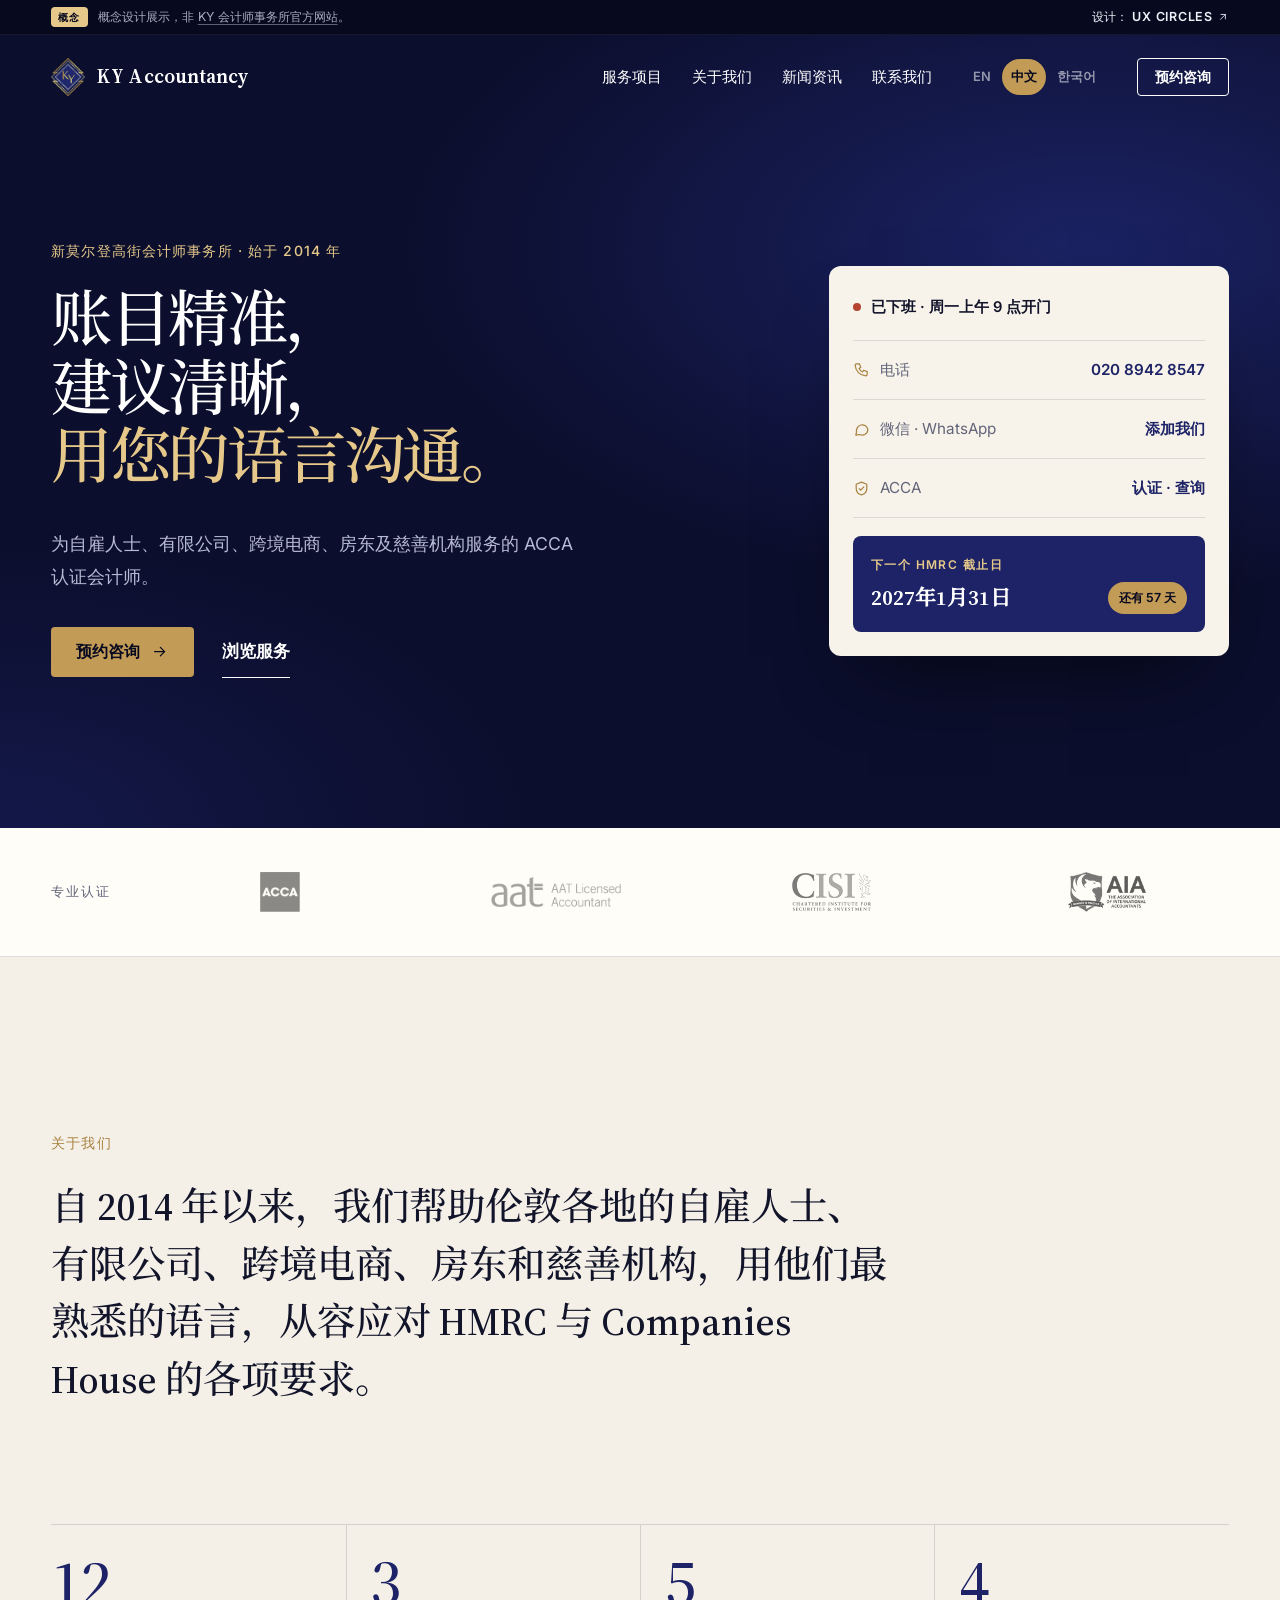
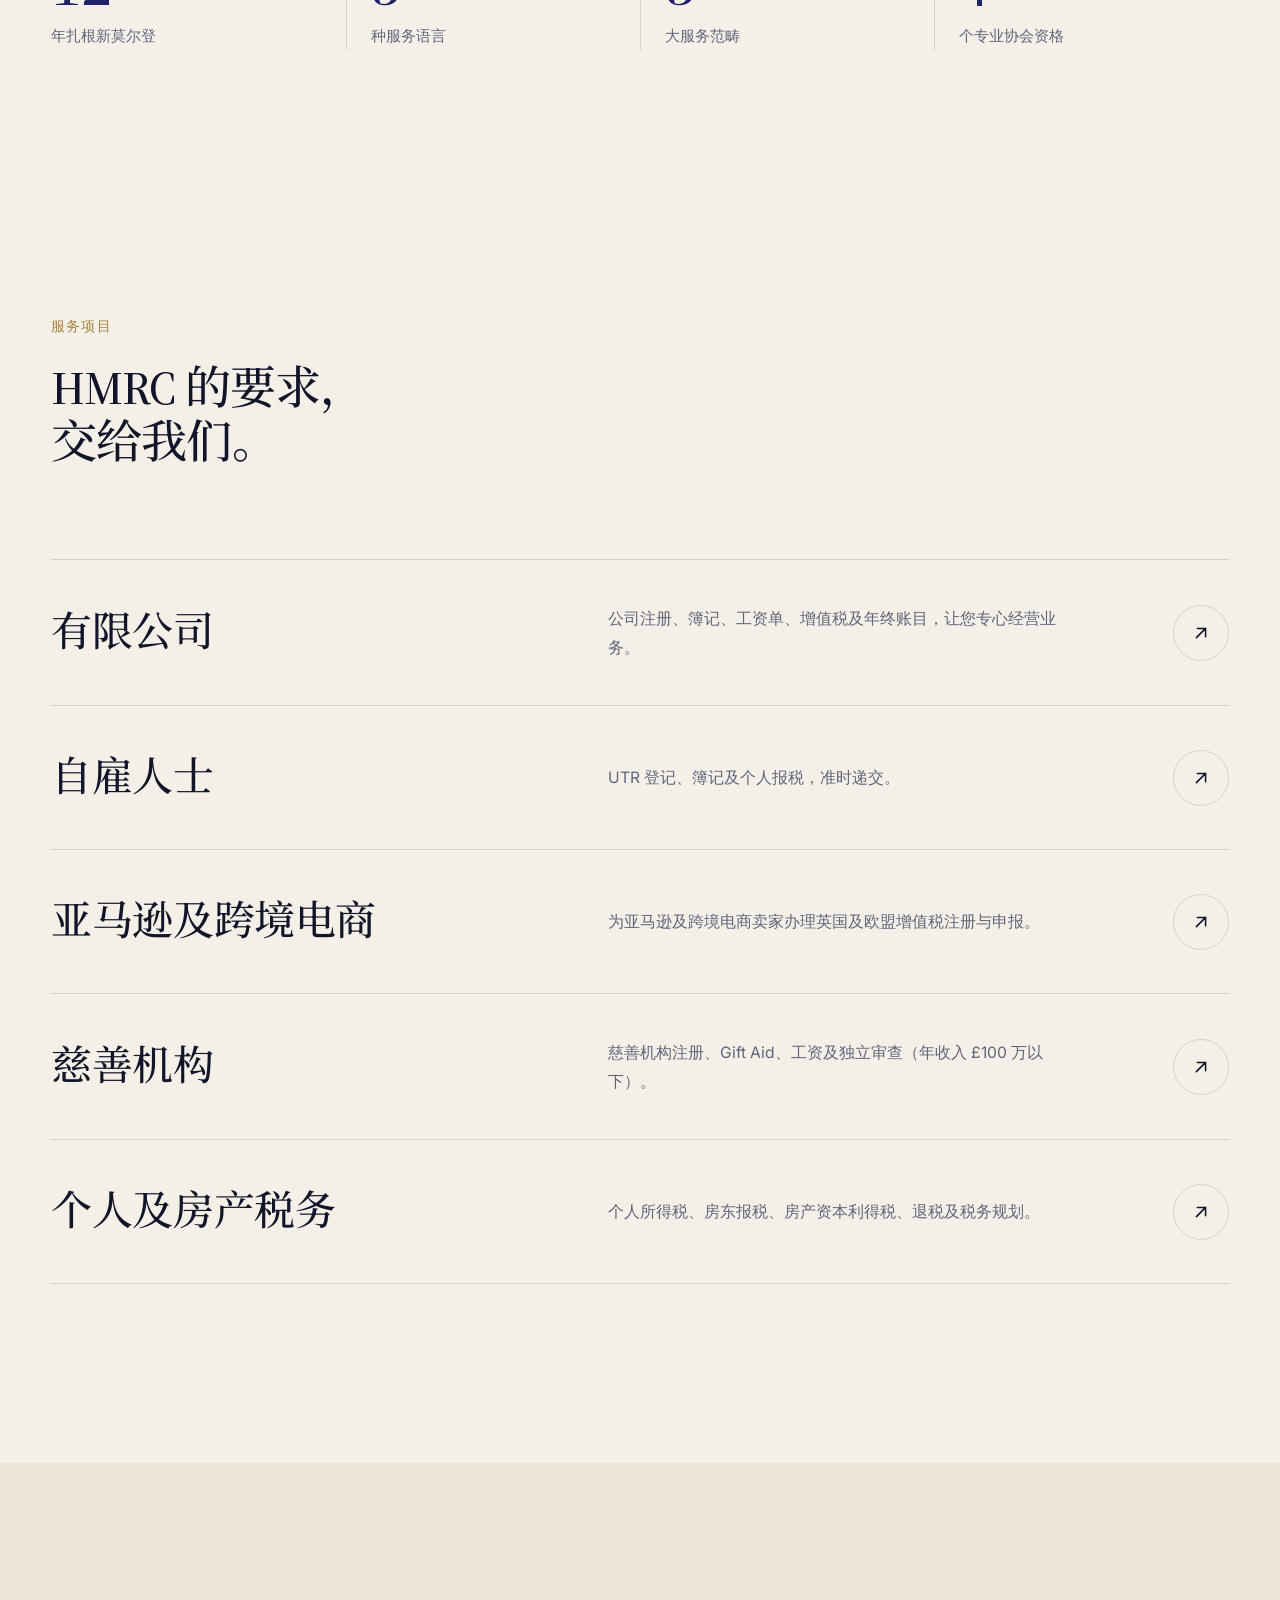
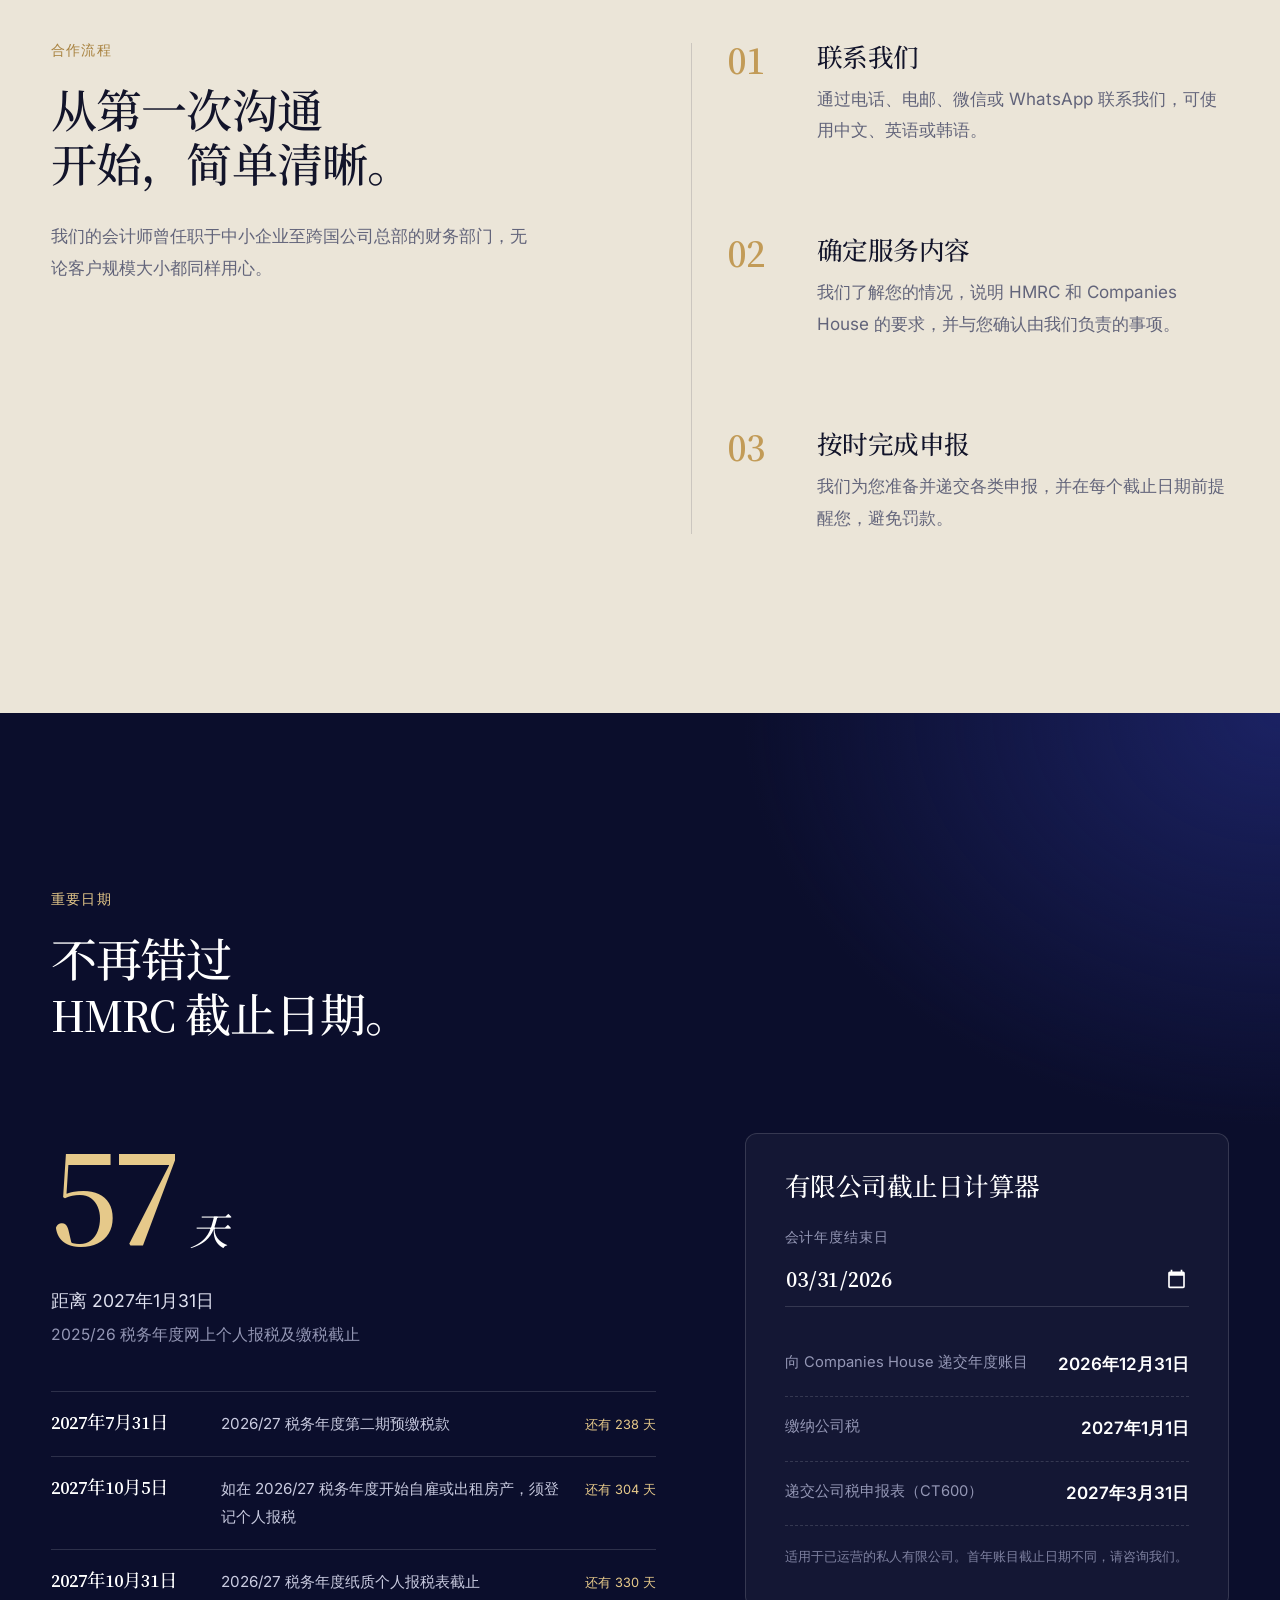
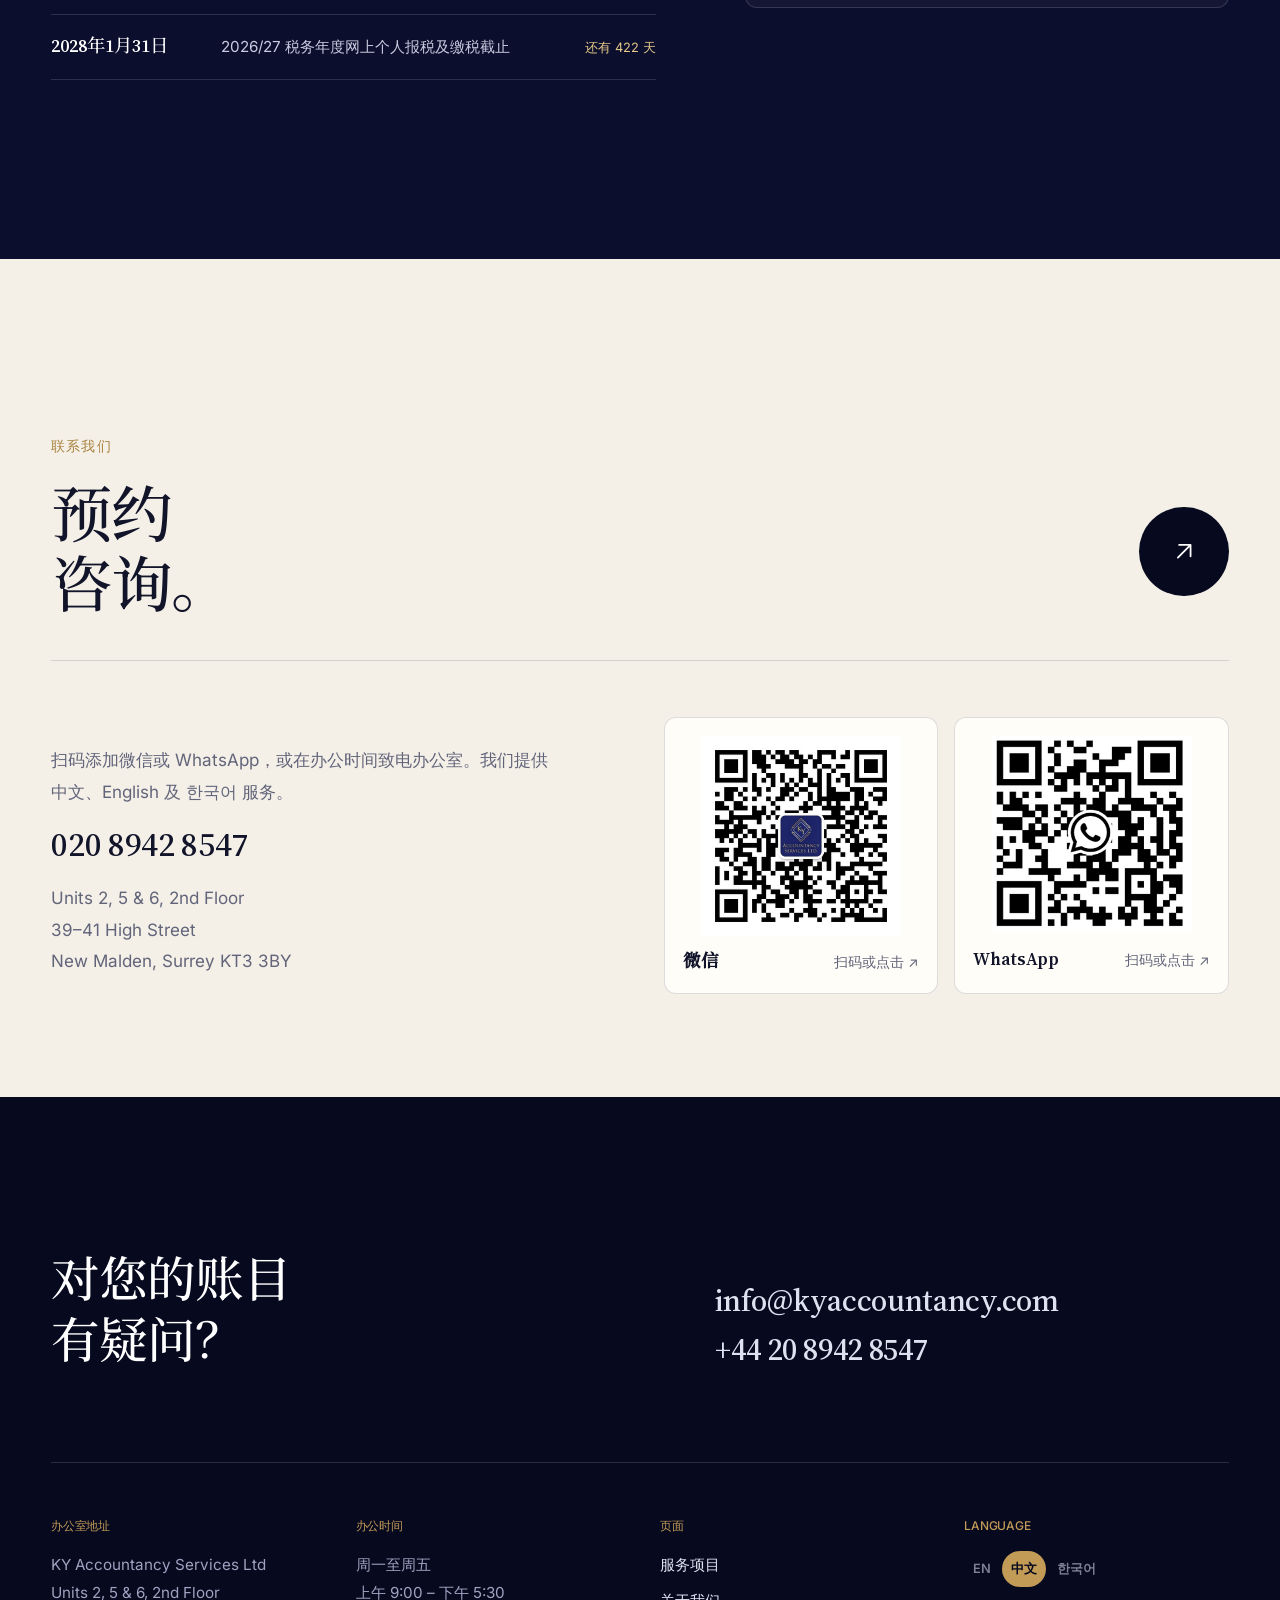
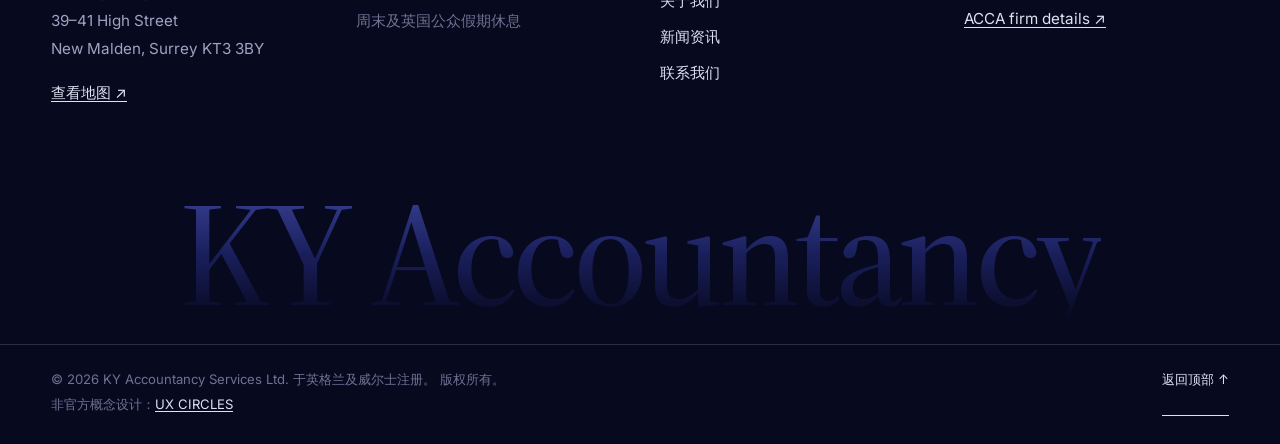
<file: zh/index.html>
<!doctype html>
<html lang="zh-Hans">
<head>
<meta charset="utf-8">
<meta name="viewport" content="width=device-width, initial-scale=1">
<title>KY 会计师事务所 — 伦敦新莫尔登 ACCA 认证会计师 | 中文服务</title>
<meta name="description" content="KY 会计师事务所自 2014 年起位于伦敦新莫尔登，为自雇人士、有限公司、亚马逊卖家及慈善机构提供会计、税务、增值税及工资服务，提供中文服务。">
<link rel="canonical" href="https://www.kyaccountancy.com/zh/">
<link rel="alternate" hreflang="en-GB" href="https://www.kyaccountancy.com/">
<link rel="alternate" hreflang="zh-Hans" href="https://www.kyaccountancy.com/zh/">
<link rel="alternate" hreflang="ko" href="https://www.kyaccountancy.com/ko/">
<link rel="alternate" hreflang="x-default" href="https://www.kyaccountancy.com/">
<meta property="og:title" content="KY 会计师事务所 — 伦敦新莫尔登 ACCA 认证会计师 | 中文服务">
<meta property="og:description" content="KY 会计师事务所自 2014 年起位于伦敦新莫尔登，为自雇人士、有限公司、亚马逊卖家及慈善机构提供会计、税务、增值税及工资服务，提供中文服务。">
<meta property="og:type" content="website">
<meta name="theme-color" content="#0b0e2c">
<link rel="icon" type="image/png" href="../assets/img/favicon.png">
<link rel="apple-touch-icon" href="../assets/img/apple-touch-icon.jpg">
<link rel="preload" href="../assets/fonts/source-serif.woff2" as="font" type="font/woff2" crossorigin>
<link rel="preload" href="../assets/fonts/noto-serif-sc-500.woff2" as="font" type="font/woff2" crossorigin>
<link rel="stylesheet" href="../assets/css/style.css?v=4bc31d65">
<script>document.documentElement.classList.add("js")</script>
<script type="application/ld+json">{"@context": "https://schema.org", "@type": "AccountingService", "name": "KY Accountancy Services Ltd", "url": "https://www.kyaccountancy.com/", "telephone": "+44 20 8942 8547", "email": "info@kyaccountancy.com", "address": {"@type": "PostalAddress", "streetAddress": "Units 2, 5 & 6, 2nd Floor, 39-41 High Street", "addressLocality": "New Malden", "addressRegion": "Surrey", "postalCode": "KT3 3BY", "addressCountry": "GB"}, "openingHoursSpecification": [{"@type": "OpeningHoursSpecification", "dayOfWeek": ["Monday", "Tuesday", "Wednesday", "Thursday", "Friday"], "opens": "09:00", "closes": "17:30"}], "foundingDate": "2014", "knowsLanguage": ["en", "zh", "ko"]}</script>
</head>
<body class="home">
<a class="skip" href="#main">跳至正文</a>
<header class="site-header" data-header>
  <div class="concept-bar" role="note">
    <div class="wrap concept-inner">
      <p><span class="concept-tag">概念</span><span class="concept-long">概念设计展示，非 <a href="https://www.kyaccountancy.com/" target="_blank" rel="noopener">KY 会计师事务所官方网站</a>。</span></p>
      <a href="https://ux-circles.com/professionals" target="_blank" rel="noopener"><span class="concept-by">设计：</span><strong>UX CIRCLES</strong> <svg viewBox="0 0 24 24" aria-hidden="true"><path d="M7 17 17 7M8 7h9v9"/></svg></a>
    </div>
  </div>
  <div class="wrap header-inner">
    <a class="brand" href="./" aria-label="KY Accountancy — home">
      <img src="../assets/img/logo-mark.png" alt="" width="34" height="39">
      <span class="brand-name">KY Accountancy</span>
    </a>
    <nav class="main-nav" aria-label="Main"><a href="services.html"><span class="roll" data-text="服务项目"><span>服务项目</span></span></a><a href="about.html"><span class="roll" data-text="关于我们"><span>关于我们</span></span></a><a href="news.html"><span class="roll" data-text="新闻资讯"><span>新闻资讯</span></span></a><a href="contact.html"><span class="roll" data-text="联系我们"><span>联系我们</span></span></a></nav>
    <div class="lang" role="group" aria-label="Language"><a href="../" lang="en-GB" hreflang="en-GB">EN</a><a href="../zh/" lang="zh-Hans" hreflang="zh-Hans" aria-current="true">中文</a><a href="../ko/" lang="ko" hreflang="ko">한국어</a></div>
    <a class="btn btn-pill header-cta" href="contact.html"><span class="roll" data-text="预约咨询"><span>预约咨询</span></span></a>
    <button class="menu-btn" aria-expanded="false" aria-controls="menu"><span class="menu-lines"><span></span><span></span></span><span class="sr">菜单</span></button>
  </div>
</header>
<div class="menu" id="menu" hidden>
  <div class="wrap menu-inner">
    <ul class="menu-links"><li><a href="services.html"><span class="mn">01</span>服务项目</a></li><li><a href="about.html"><span class="mn">02</span>关于我们</a></li><li><a href="news.html"><span class="mn">03</span>新闻资讯</a></li><li><a href="contact.html"><span class="mn">04</span>联系我们</a></li></ul>
    <div class="menu-foot">
      <a href="tel:+442089428547">+44 20 8942 8547</a>
      <a href="mailto:info@kyaccountancy.com">info@kyaccountancy.com</a>
      <div class="lang" role="group" aria-label="Language"><a href="../" lang="en-GB" hreflang="en-GB">EN</a><a href="../zh/" lang="zh-Hans" hreflang="zh-Hans" aria-current="true">中文</a><a href="../ko/" lang="ko" hreflang="ko">한국어</a></div>
    </div>
  </div>
</div>
<main id="main">

<section class="hero dark" data-hero>
  <div class="wrap hero-inner">
    <div class="hero-main">
      <p class="label hero-eyebrow reveal-up">新莫尔登高街会计师事务所 · 始于 2014 年</p>
      <h1 class="hero-title split"><span class="line"><span>账目精准，</span></span><span class="line"><span>建议清晰，</span></span><span class="line"><span><em>用您的语言沟通。</em></span></span></h1>
      <p class="hero-lead reveal-up">为自雇人士、有限公司、跨境电商、房东及慈善机构服务的 ACCA 认证会计师。</p>
      <div class="hero-actions reveal-up">
        <a class="btn btn-gold" href="contact.html"><span>预约咨询</span><svg viewBox="0 0 24 24" aria-hidden="true"><path d="M5 12h14M13 6l6 6-6 6"/></svg></a>
        <a class="btn-text" href="services.html"><span class="roll" data-text="浏览服务"><span>浏览服务</span></span></a>
      </div>
    </div>
    <aside class="hero-card reveal-up" aria-label="办公室概览">
      <div class="status" data-open-status><span class="dot"></span><span data-status-text>周一至周五 · 上午 9:00 – 下午 5:30</span></div>
      <ul class="hc-rows">
        <li><a href="tel:+442089428547"><span class="hc-l"><svg viewBox="0 0 24 24" aria-hidden="true"><path d="M5 4h4l2 5-2.5 1.5a11 11 0 0 0 5 5L15 13l5 2v4a2 2 0 0 1-2 2A16 16 0 0 1 3 6a2 2 0 0 1 2-2"/></svg>电话</span><span class="hc-v">020 8942 8547</span></a></li>
        <li><a href="contact.html#chat"><span class="hc-l"><svg viewBox="0 0 24 24" aria-hidden="true"><path d="M21 12a8 8 0 0 1-11.6 7.1L4 20l1-4.6A8 8 0 1 1 21 12z"/></svg>微信 · WhatsApp</span><span class="hc-v">添加我们</span></a></li>
        <li><a href="https://www.accaglobal.com/uk/en/member/find-an-accountant/find-firm/results/details.html?isocountry=GB&location=new+malden&country=UK&organisationid=ACCA&advisorid=4818904" rel="noopener" target="_blank"><span class="hc-l"><svg viewBox="0 0 24 24" aria-hidden="true"><path d="M12 3 4.5 6v5.5c0 4.6 3.2 8.4 7.5 9.5 4.3-1.1 7.5-4.9 7.5-9.5V6z"/><path d="m8.8 12.2 2.2 2.2 4.3-4.6"/></svg>ACCA</span><span class="hc-v">认证 · 查询</span></a></li>
      </ul>
      <a class="hc-deadline" href="#key-dates" data-next-deadline hidden>
        <span class="hc-k">下一个 HMRC 截止日</span>
        <span class="hc-dl"><b data-dl-date></b><span class="hc-in" data-dl-in></span></span>
      </a>
    </aside>
  </div>
</section>

<section class="accred-sec accred-top" aria-label="专业资格">
  <div class="wrap accred-inner">
    <p class="accred-k">专业认证</p>
    <ul class="accred"><li class="ac-acca"><img src="../assets/img/acca.jpg" alt="ACCA" width="96" height="96" loading="lazy"></li><li class="ac-aat"><img src="../assets/img/aat.jpg" alt="AAT Licensed Accountant" width="317" height="73" loading="lazy"></li><li class="ac-cisi"><img src="../assets/img/cisi.jpg" alt="CISI — Chartered Institute for Securities &amp; Investment" width="154" height="74" loading="lazy"></li><li class="ac-aia"><img src="../assets/img/aia.png" alt="AIA — Member in Practice" width="127" height="65" loading="lazy"></li></ul>
  </div>
</section>

<section class="section statement-sec" id="intro">
  <div class="wrap">
    <p class="label">关于我们</p>
    <p class="statement">自 2014 年以来，我们帮助伦敦各地的自雇人士、有限公司、跨境电商、房东和慈善机构，用他们最熟悉的语言，从容应对 HMRC 与 Companies House 的各项要求。</p>
    <ul class="stats"><li><span class="stat-n" data-since="2014">12</span><span class="stat-l">年扎根新莫尔登</span></li><li><span class="stat-n" data-count="3">3</span><span class="stat-l">种服务语言</span></li><li><span class="stat-n" data-count="5">5</span><span class="stat-l">大服务范畴</span></li><li><span class="stat-n" data-count="4">4</span><span class="stat-l">个专业协会资格</span></li></ul>
  </div>
</section>

<section class="section services-sec">
  <div class="wrap">
    <div class="sec-head">
      <p class="label">服务项目</p>
      <h2 class="h-xl split"><span class="line"><span>HMRC 的要求，</span></span><span class="line"><span>交给我们。</span></span></h2>
    </div>
    <ol class="svc-rows">
      <li><a href="services.html#limited-company" class="svc-row">
        <span class="svc-t">有限公司</span>
        <span class="svc-d">公司注册、簿记、工资单、增值税及年终账目，让您专心经营业务。</span>
        <span class="svc-a"><svg viewBox="0 0 24 24" aria-hidden="true"><path d="M7 17 17 7M8 7h9v9"/></svg></span>
      </a></li>
      <li><a href="services.html#self-employed" class="svc-row">
        <span class="svc-t">自雇人士</span>
        <span class="svc-d">UTR 登记、簿记及个人报税，准时递交。</span>
        <span class="svc-a"><svg viewBox="0 0 24 24" aria-hidden="true"><path d="M7 17 17 7M8 7h9v9"/></svg></span>
      </a></li>
      <li><a href="services.html#online-sellers" class="svc-row">
        <span class="svc-t">亚马逊及跨境电商</span>
        <span class="svc-d">为亚马逊及跨境电商卖家办理英国及欧盟增值税注册与申报。</span>
        <span class="svc-a"><svg viewBox="0 0 24 24" aria-hidden="true"><path d="M7 17 17 7M8 7h9v9"/></svg></span>
      </a></li>
      <li><a href="services.html#charities" class="svc-row">
        <span class="svc-t">慈善机构</span>
        <span class="svc-d">慈善机构注册、Gift Aid、工资及独立审查（年收入 £100 万以下）。</span>
        <span class="svc-a"><svg viewBox="0 0 24 24" aria-hidden="true"><path d="M7 17 17 7M8 7h9v9"/></svg></span>
      </a></li>
      <li><a href="services.html#personal-tax" class="svc-row">
        <span class="svc-t">个人及房产税务</span>
        <span class="svc-d">个人所得税、房东报税、房产资本利得税、退税及税务规划。</span>
        <span class="svc-a"><svg viewBox="0 0 24 24" aria-hidden="true"><path d="M7 17 17 7M8 7h9v9"/></svg></span>
      </a></li></ol>
  </div>
</section>

<section class="section process-sec">
  <div class="wrap process-grid">
    <div class="process-sticky">
      <p class="label">合作流程</p>
      <h2 class="h-xl split"><span class="line"><span>从第一次沟通</span></span><span class="line"><span>开始，简单清晰。</span></span></h2>
      <p class="muted reveal-up">我们的会计师曾任职于中小企业至跨国公司总部的财务部门，无论客户规模大小都同样用心。</p>
    </div>
    <ol class="steps" data-progress><li class="step"><span class="step-n">01</span><div><h3>联系我们</h3><p>通过电话、电邮、微信或 WhatsApp 联系我们，可使用中文、英语或韩语。</p></div></li><li class="step"><span class="step-n">02</span><div><h3>确定服务内容</h3><p>我们了解您的情况，说明 HMRC 和 Companies House 的要求，并与您确认由我们负责的事项。</p></div></li><li class="step"><span class="step-n">03</span><div><h3>按时完成申报</h3><p>我们为您准备并递交各类申报，并在每个截止日期前提醒您，避免罚款。</p></div></li></ol>
  </div>
</section>

<section class="section dark dates-sec" id="key-dates">
  <div class="wrap">
    <div class="sec-head">
      <p class="label">重要日期</p>
      <h2 class="h-xl split"><span class="line"><span>不再错过</span></span><span class="line"><span>HMRC 截止日期。</span></span></h2>
    </div>
    <div class="dates-grid">
      <div class="countdown" data-countdown>
        <div class="cd-num"><span class="cd-n" data-cd-days>—</span><span class="cd-u" data-cd-unit></span></div>
        <p class="cd-label"><span data-cd-until></span><br><span class="cd-what" data-cd-what></span></p>
        <ol class="dl-list" data-deadlines>
          <li>1 月 31 日——网上报税及缴税</li>
          <li>7 月 31 日——第二期预缴税款</li>
          <li>10 月 5 日——新报税人登记</li>
          <li>10 月 31 日——纸质报税截止</li>
        </ol>
      </div>
      <div class="calc-card">
        <h3>有限公司截止日计算器</h3>
        <form class="calc" data-ct-calc>
          <label for="ye">会计年度结束日</label>
          <input type="date" id="ye" name="ye" value="2026-03-31">
        </form>
        <dl class="calc-out" data-ct-out></dl>
        <p class="fine">适用于已运营的私人有限公司。首年账目截止日期不同，请咨询我们。</p>
      </div>
    </div>
  </div>
</section>


<section class="section cta-sec">
  <div class="wrap">
    <p class="label">联系我们</p>
    <a class="giant-cta" href="contact.html">
      <span class="giant-cta-t split"><span class="line"><span>预约</span></span><span class="line"><span>咨询。</span></span></span>
      <span class="giant-cta-c"><svg viewBox="0 0 24 24" aria-hidden="true"><path d="M7 17 17 7M8 7h9v9"/></svg></span>
    </a>
    <div class="cta-grid">
      <div class="cta-info">
        <p class="muted">扫码添加微信或 WhatsApp，或在办公时间致电办公室。我们提供中文、English 及 한국어 服务。</p>
        <a class="big-link" href="tel:+442089428547">020 8942 8547</a>
        <p class="addr">Units 2, 5 &amp; 6, 2nd Floor<br>39–41 High Street<br>New Malden, Surrey KT3 3BY</p>
      </div>
      <div class="chat-cards">
  <a class="qr" href="https://u.wechat.com/kLmBtSFjA2uLcSl9BzCH8WE" rel="noopener" target="_blank">
    <img src="../assets/img/qr-wechat.png" alt="WeChat QR code — KY Accountancy" width="180" height="180" loading="lazy">
    <span class="qr-cap"><strong>微信</strong><span>扫码或点击 ↗</span></span>
  </a>
  <a class="qr" href="https://wa.me/qr/SLMGOVUIFX5LL1" rel="noopener" target="_blank">
    <img src="../assets/img/qr-whatsapp.png" alt="WhatsApp QR code — KY Accountancy" width="180" height="175" loading="lazy">
    <span class="qr-cap"><strong>WhatsApp</strong><span>扫码或点击 ↗</span></span>
  </a>
</div>
    </div>
  </div>
</section>

</main>
<footer class="site-footer">
  <div class="wrap">
    <div class="footer-top">
      <h2 class="footer-q split"><span class="line"><span>对您的账目</span></span><span class="line"><span>有疑问？</span></span></h2>
      <div class="footer-contact">
        <a class="big-link" href="mailto:info@kyaccountancy.com">info@kyaccountancy.com</a>
        <a class="big-link" href="tel:+442089428547">+44 20 8942 8547</a>
      </div>
    </div>
    <div class="footer-grid">
      <div><h3 class="f-h">办公室地址</h3><p>KY Accountancy Services Ltd<br>Units 2, 5 &amp; 6, 2nd Floor<br>39–41 High Street<br>New Malden, Surrey KT3 3BY</p><p><a class="u" href="https://www.google.com/maps/search/?api=1&query=39-41+High+Street+New+Malden+KT3+3BY" rel="noopener" target="_blank">查看地图 ↗</a></p></div>
      <div><h3 class="f-h">办公时间</h3><p>周一至周五<br>上午 9:00 – 下午 5:30<br><span class="dim">周末及英国公众假期休息</span></p></div>
      <div><h3 class="f-h">页面</h3><ul class="f-links"><li><a href="services.html"><span class="roll" data-text="服务项目"><span>服务项目</span></span></a></li><li><a href="about.html"><span class="roll" data-text="关于我们"><span>关于我们</span></span></a></li><li><a href="news.html"><span class="roll" data-text="新闻资讯"><span>新闻资讯</span></span></a></li><li><a href="contact.html"><span class="roll" data-text="联系我们"><span>联系我们</span></span></a></li></ul></div>
      <div><h3 class="f-h">Language</h3><div class="lang" role="group" aria-label="Language"><a href="../" lang="en-GB" hreflang="en-GB">EN</a><a href="../zh/" lang="zh-Hans" hreflang="zh-Hans" aria-current="true">中文</a><a href="../ko/" lang="ko" hreflang="ko">한국어</a></div><p class="f-acca"><a class="u" href="https://www.accaglobal.com/uk/en/member/find-an-accountant/find-firm/results/details.html?isocountry=GB&location=new+malden&country=UK&organisationid=ACCA&advisorid=4818904" rel="noopener" target="_blank">ACCA firm details ↗</a></p></div>
    </div>
  </div>
  <div class="wordmark" aria-hidden="true"><span>KY Accountancy</span></div>
  <div class="wrap footer-base">
    <span>© <span data-year>2026</span> KY Accountancy Services Ltd. 于英格兰及威尔士注册。 版权所有。<br><span class="concept-note">非官方概念设计：<a class="u" href="https://ux-circles.com/professionals" target="_blank" rel="noopener">UX CIRCLES</a></span></span>
    <a href="#main" class="u">返回顶部 ↑</a>
  </div>
</footer>
<nav class="action-bar" aria-label="Quick contact">
  <a href="tel:+442089428547"><svg viewBox="0 0 24 24" aria-hidden="true"><path d="M5 4h4l2 5-2.5 1.5a11 11 0 0 0 5 5L15 13l5 2v4a2 2 0 0 1-2 2A16 16 0 0 1 3 6a2 2 0 0 1 2-2"/></svg><span>致电</span></a>
  <a href="contact.html#chat"><svg viewBox="0 0 24 24" aria-hidden="true"><path d="M21 12a8 8 0 0 1-11.6 7.1L4 20l1-4.6A8 8 0 1 1 21 12z"/></svg><span>微信</span></a>
  <a href="mailto:info@kyaccountancy.com"><svg viewBox="0 0 24 24" aria-hidden="true"><rect x="3" y="5" width="18" height="14" rx="2"/><path d="m3 7 9 6 9-6"/></svg><span>电邮</span></a>
</nav>
<script>window.KY = {"open": "营业中", "closes": "至下午 5:30", "closed": "已下班", "opensToday": "今天上午 9 点开门", "opensTomorrow": "明天上午 9 点开门", "opensMonday": "周一上午 9 点开门", "today": "今天", "tomorrow": "明天", "inDays": "还有 {n} 天", "days": "天", "day": "天", "until": "距离 {date}", "dl": {"jan": "{ty} 税务年度网上个人报税及缴税截止", "jul": "{ty} 税务年度第二期预缴税款", "oct5": "如在 {ty} 税务年度开始自雇或出租房产，须登记个人报税", "oct31": "{ty} 税务年度纸质个人报税表截止"}, "calc": {"accounts": "向 Companies House 递交年度账目", "ctpay": "缴纳公司税", "ct600": "递交公司税申报表（CT600）"}, "mailSubject": "网站咨询", "mailName": "姓名", "mailPhone": "电话", "mailLang": "希望使用的语言", "mailService": "咨询服务"};</script>
<script src="../assets/js/main.js?v=9ee86a52" defer></script>
</body>
</html>
</file>
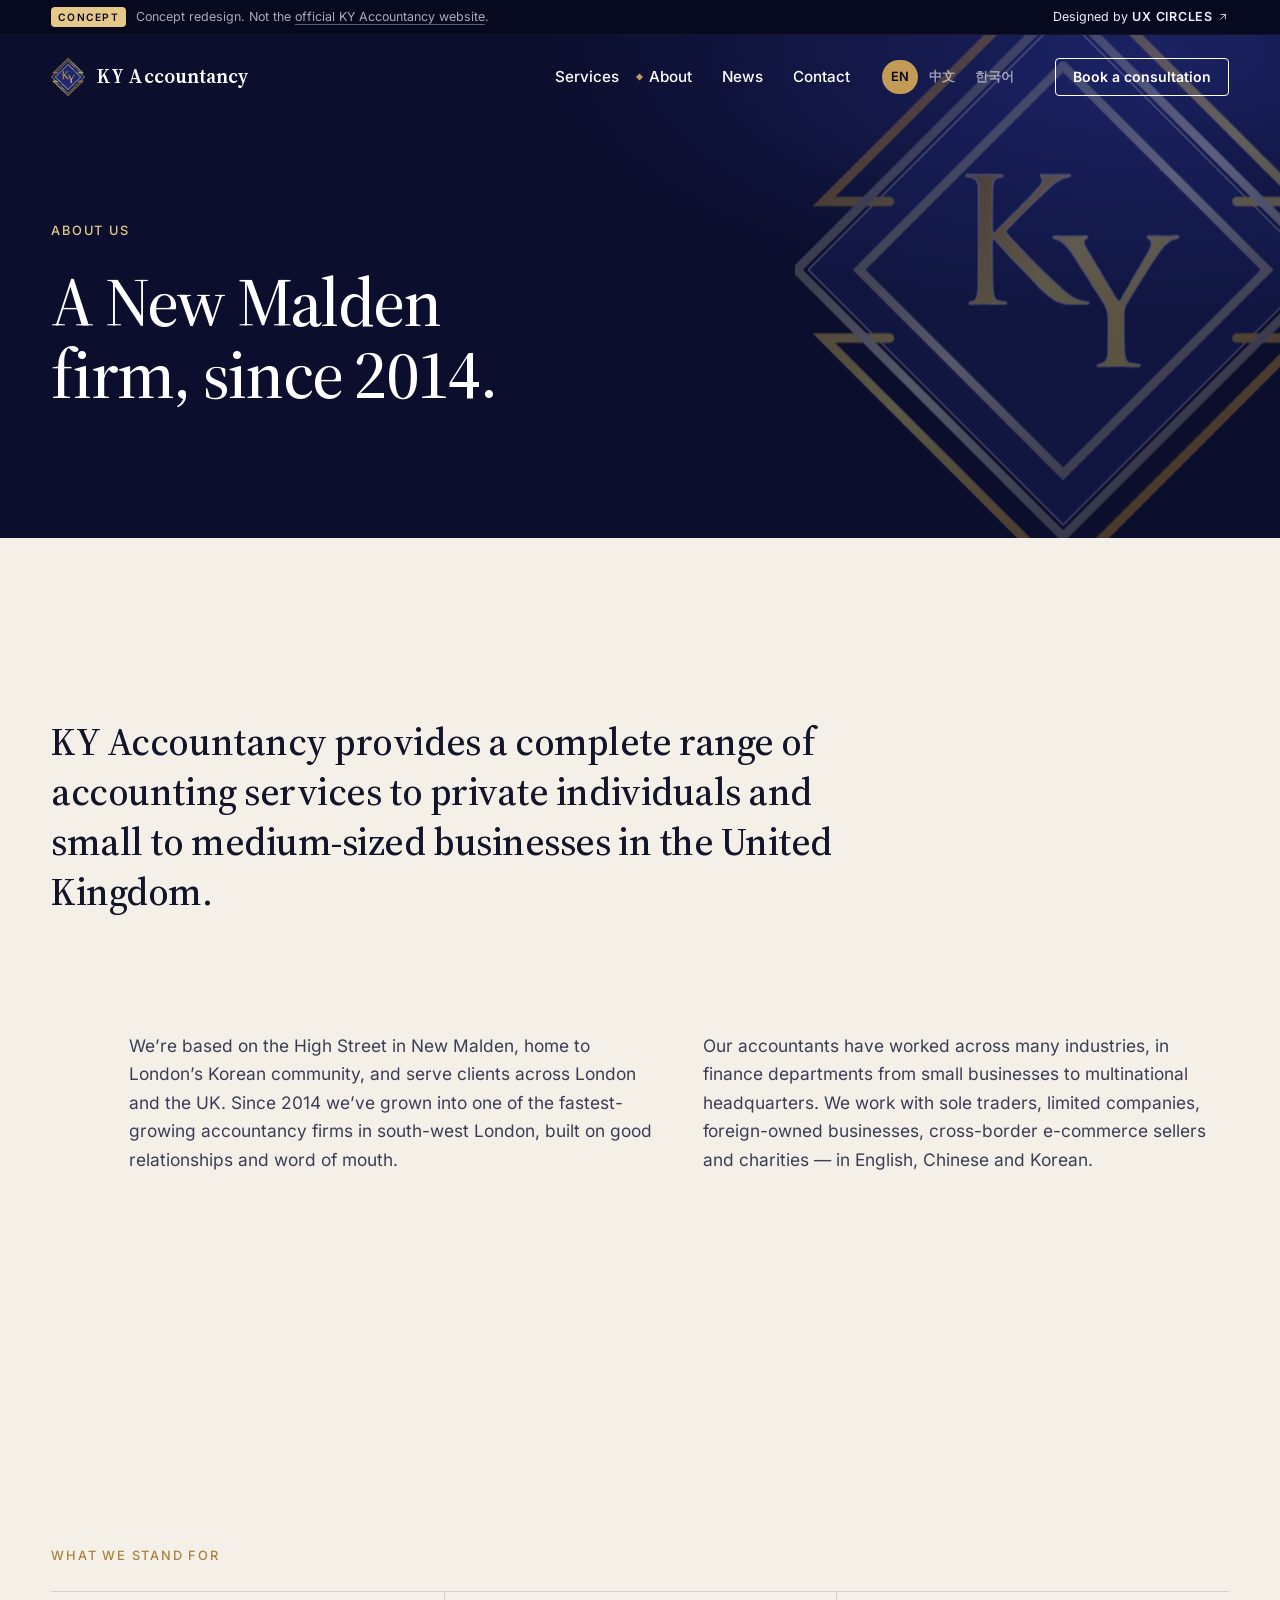
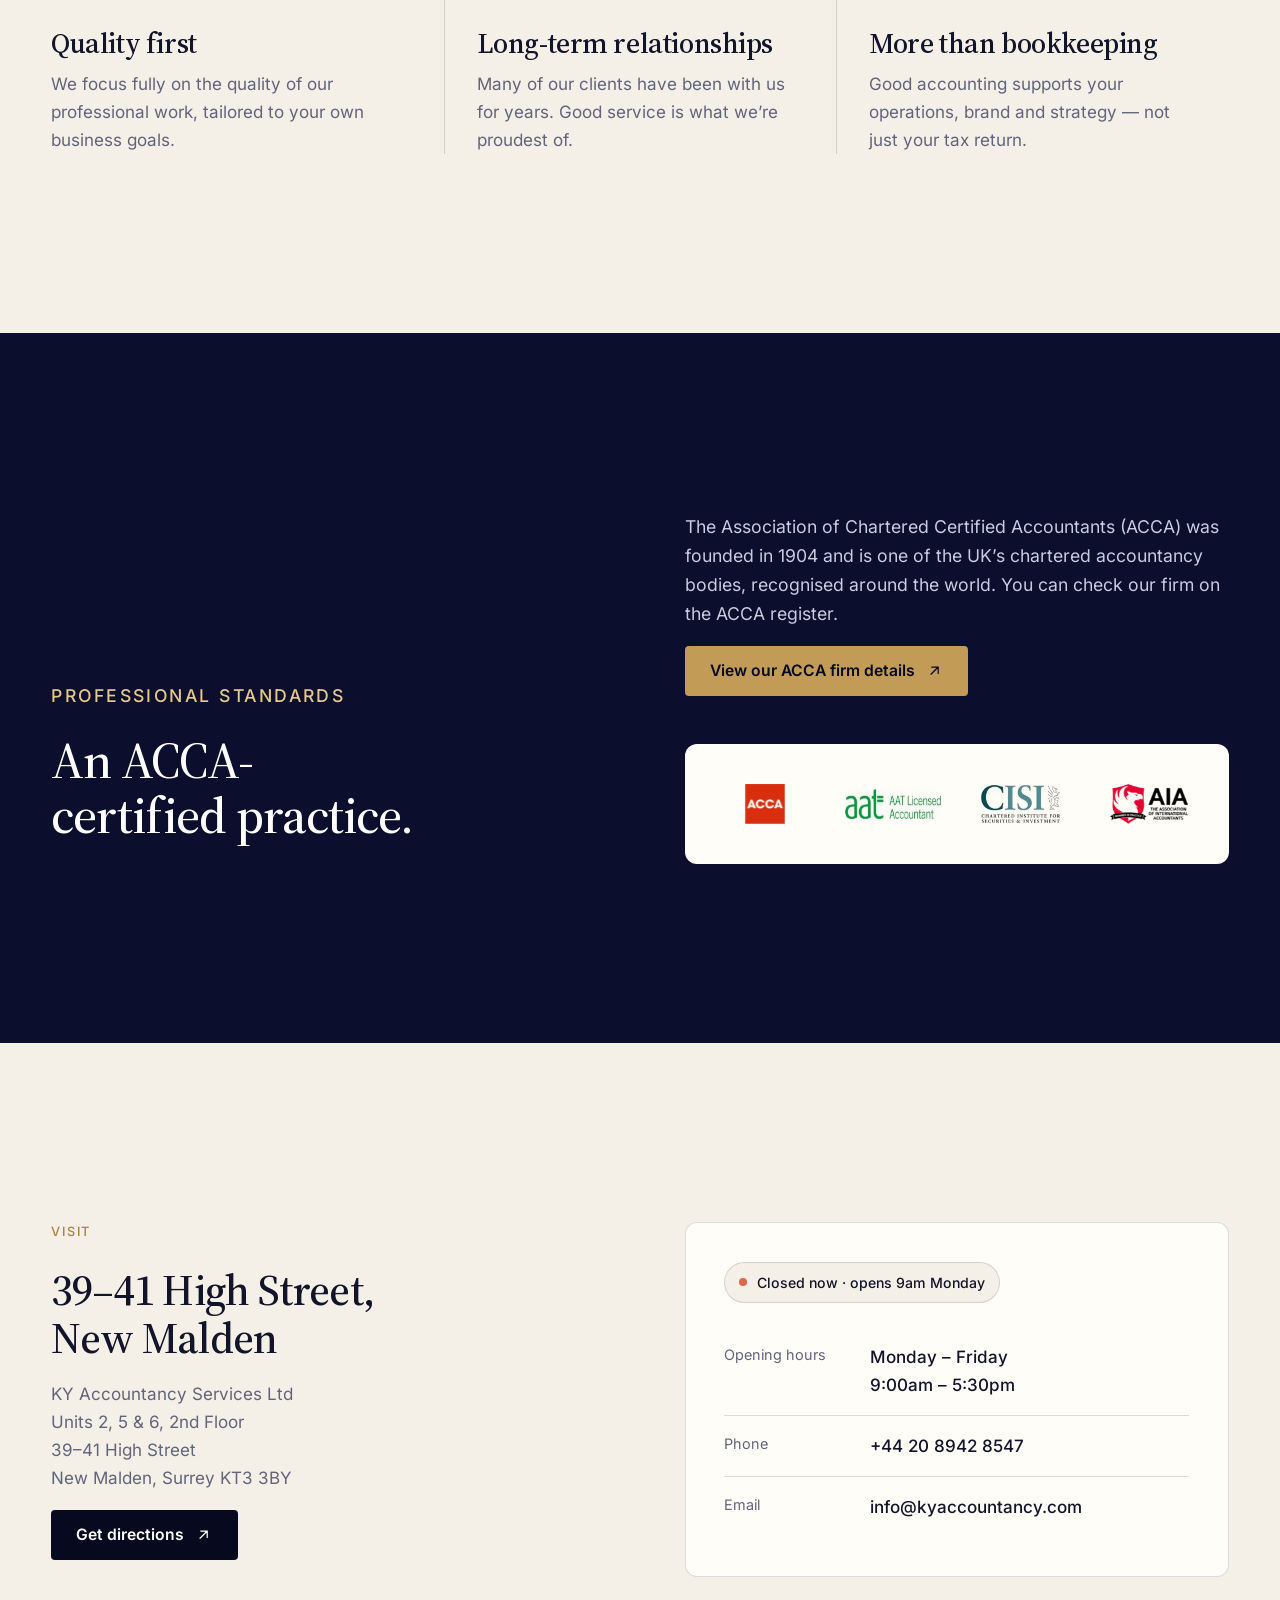
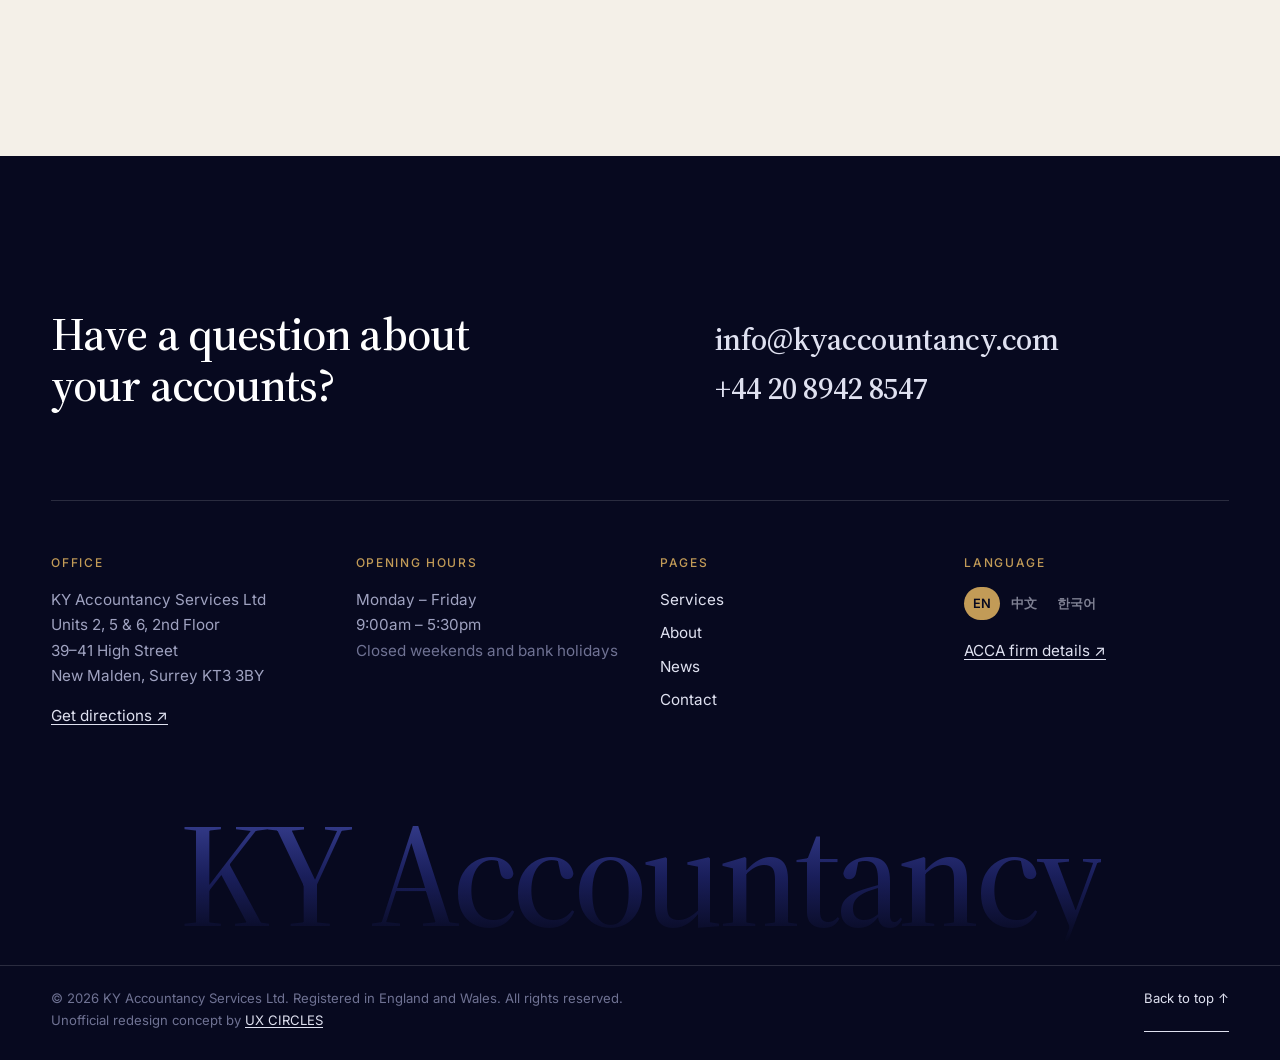
<file: about.html>
<!doctype html>
<html lang="en-GB">
<head>
<meta charset="utf-8">
<meta name="viewport" content="width=device-width, initial-scale=1">
<meta name="robots" content="noindex, nofollow">
<title>About us | KY Accountancy, New Malden</title>
<meta name="description" content="KY Accountancy is an ACCA-certified accountancy firm on New Malden High Street, serving individuals, small businesses and charities since 2014.">
<link rel="canonical" href="https://www.kyaccountancy.com/about.html">
<link rel="alternate" hreflang="en-GB" href="https://www.kyaccountancy.com/about.html">
<link rel="alternate" hreflang="zh-Hans" href="https://www.kyaccountancy.com/zh/about.html">
<link rel="alternate" hreflang="ko" href="https://www.kyaccountancy.com/ko/about.html">
<link rel="alternate" hreflang="x-default" href="https://www.kyaccountancy.com/about.html">
<meta property="og:title" content="About us | KY Accountancy, New Malden">
<meta property="og:description" content="KY Accountancy is an ACCA-certified accountancy firm on New Malden High Street, serving individuals, small businesses and charities since 2014.">
<meta property="og:type" content="website">
<meta name="theme-color" content="#0b0e2c">
<link rel="icon" type="image/png" href="assets/img/favicon.png">
<link rel="apple-touch-icon" href="assets/img/apple-touch-icon.jpg">
<link rel="preload" href="assets/fonts/source-serif.woff2" as="font" type="font/woff2" crossorigin>
<link rel="preload" href="assets/fonts/inter-400.woff2" as="font" type="font/woff2" crossorigin>
<link rel="stylesheet" href="assets/css/style.css?v=4bc31d65">
<script>document.documentElement.classList.add("js")</script>
<script type="application/ld+json">{"@context": "https://schema.org", "@type": "AccountingService", "name": "KY Accountancy Services Ltd", "url": "https://www.kyaccountancy.com/", "telephone": "+44 20 8942 8547", "email": "info@kyaccountancy.com", "address": {"@type": "PostalAddress", "streetAddress": "Units 2, 5 & 6, 2nd Floor, 39-41 High Street", "addressLocality": "New Malden", "addressRegion": "Surrey", "postalCode": "KT3 3BY", "addressCountry": "GB"}, "openingHoursSpecification": [{"@type": "OpeningHoursSpecification", "dayOfWeek": ["Monday", "Tuesday", "Wednesday", "Thursday", "Friday"], "opens": "09:00", "closes": "17:30"}], "foundingDate": "2014", "knowsLanguage": ["en", "zh", "ko"]}</script>
</head>
<body class="">
<a class="skip" href="#main">Skip to content</a>
<header class="site-header" data-header>
  <div class="concept-bar" role="note">
    <div class="wrap concept-inner">
      <p><span class="concept-tag">Concept</span><span class="concept-long">Concept redesign. Not the <a href="https://www.kyaccountancy.com/" target="_blank" rel="noopener">official KY Accountancy website</a>.</span></p>
      <a href="https://ux-circles.com/professionals" target="_blank" rel="noopener"><span class="concept-by">Designed by </span><strong>UX CIRCLES</strong> <svg viewBox="0 0 24 24" aria-hidden="true"><path d="M7 17 17 7M8 7h9v9"/></svg></a>
    </div>
  </div>
  <div class="wrap header-inner">
    <a class="brand" href="./" aria-label="KY Accountancy — home">
      <img src="assets/img/logo-mark.png" alt="" width="34" height="39">
      <span class="brand-name">KY Accountancy</span>
    </a>
    <nav class="main-nav" aria-label="Main"><a href="services.html"><span class="roll" data-text="Services"><span>Services</span></span></a><a href="about.html" aria-current="page"><span class="roll" data-text="About"><span>About</span></span></a><a href="news.html"><span class="roll" data-text="News"><span>News</span></span></a><a href="contact.html"><span class="roll" data-text="Contact"><span>Contact</span></span></a></nav>
    <div class="lang" role="group" aria-label="Language"><a href="about.html" lang="en-GB" hreflang="en-GB" aria-current="true">EN</a><a href="zh/about.html" lang="zh-Hans" hreflang="zh-Hans">中文</a><a href="ko/about.html" lang="ko" hreflang="ko">한국어</a></div>
    <a class="btn btn-pill header-cta" href="contact.html"><span class="roll" data-text="Book a consultation"><span>Book a consultation</span></span></a>
    <button class="menu-btn" aria-expanded="false" aria-controls="menu"><span class="menu-lines"><span></span><span></span></span><span class="sr">Menu</span></button>
  </div>
</header>
<div class="menu" id="menu" hidden>
  <div class="wrap menu-inner">
    <ul class="menu-links"><li><a href="services.html"><span class="mn">01</span>Services</a></li><li><a href="about.html" aria-current="page"><span class="mn">02</span>About</a></li><li><a href="news.html"><span class="mn">03</span>News</a></li><li><a href="contact.html"><span class="mn">04</span>Contact</a></li></ul>
    <div class="menu-foot">
      <a href="tel:+442089428547">+44 20 8942 8547</a>
      <a href="mailto:info@kyaccountancy.com">info@kyaccountancy.com</a>
      <div class="lang" role="group" aria-label="Language"><a href="about.html" lang="en-GB" hreflang="en-GB" aria-current="true">EN</a><a href="zh/about.html" lang="zh-Hans" hreflang="zh-Hans">中文</a><a href="ko/about.html" lang="ko" hreflang="ko">한국어</a></div>
    </div>
  </div>
</div>
<main id="main">

<section class="page-hero dark">
  <div class="hero-diamond hero-diamond-sm"><svg class="diamond" viewBox="100 50 715 860" aria-hidden="true">
  <defs>
    <linearGradient id="ky-gold" gradientUnits="userSpaceOnUse" x1="133" y1="73" x2="782" y2="889">
      <stop offset="0" stop-color="#b3842e"/><stop offset=".22" stop-color="#b98933"/><stop offset=".5" stop-color="#f3e27a"/><stop offset=".78" stop-color="#bd8d31"/><stop offset="1" stop-color="#b3842e"/>
    </linearGradient>
    <linearGradient id="ky-silver" gradientUnits="userSpaceOnUse" x1="133" y1="73" x2="782" y2="889">
      <stop offset="0" stop-color="#83827e"/><stop offset=".25" stop-color="#8a8984"/><stop offset=".5" stop-color="#e4e3de"/><stop offset=".75" stop-color="#8f8b88"/><stop offset="1" stop-color="#83827e"/>
    </linearGradient>
    <linearGradient id="ky-letter" gradientUnits="userSpaceOnUse" x1="330" y1="360" x2="610" y2="610">
      <stop offset="0" stop-color="#b8892f"/><stop offset=".45" stop-color="#f6e07a"/><stop offset="1" stop-color="#e9cf62"/>
    </linearGradient>
  </defs>
  <path class="fill" d="M457.5 141 797.5 481 457.5 821 117.5 481Z" fill="#1e2569"/>
  <g fill="none" stroke-width="12.5" stroke-linejoin="miter" stroke-miterlimit="10">
    <path class="d d1" pathLength="1" d="M226 390H138.5L457.5 71 776.5 390H689" stroke="url(#ky-gold)"/>
    <path class="d d1" pathLength="1" d="M226 572H138.5L457.5 891 776.5 572H689" stroke="url(#ky-gold)"/>
    <path class="d d2" pathLength="1" d="M457.5 125.5 813 481 457.5 836.5 102 481Z" stroke="url(#ky-silver)" stroke-width="12"/>
    <path class="d d3" pathLength="1" d="M457.5 209 729.5 481 457.5 753 185.5 481Z" stroke="url(#ky-silver)" stroke-width="12"/>
  </g>
  <path class="ky" fill="url(#ky-letter)" d="M503.7 609.9C502.5 609.4 502.4 608.5 503.4 607.9C504.6 607.1 507.5 606.0 509.1 605.9C511.1 605.6 511.6 605.4 513.3 603.6C515.0 601.8 515.4 601.1 516.3 597.8L517.1 595.1L517.3 585.1C517.6 565.0 517.7 546.0 517.3 544.0C517.2 543.0 517.0 541.5 517.0 540.6C517.0 538.7 516.4 536.2 515.6 534.2C515.3 533.3 514.7 531.8 514.3 530.9C514.0 529.9 513.5 528.7 513.1 528.2C512.8 527.8 512.3 526.8 512.0 526.1C511.7 525.4 511.2 524.6 510.9 524.2C510.6 523.9 509.7 522.5 508.9 521.2C508.0 519.8 506.9 518.0 506.3 517.1C505.7 516.1 504.9 514.8 504.6 514.1C504.2 513.4 503.5 512.4 503.0 511.8C502.4 511.2 502.0 510.6 502.0 510.4C502.0 510.2 501.6 509.4 501.1 508.7C500.6 508.0 499.9 506.9 499.5 506.2C499.2 505.6 498.3 504.5 497.7 503.7C497.0 502.8 496.2 501.6 495.9 500.9C495.6 500.2 494.8 498.9 494.3 498.0C493.7 497.1 492.9 495.7 492.5 494.8C492.1 494.0 491.3 492.8 490.8 492.2C490.3 491.5 489.4 490.3 488.9 489.5C487.1 486.5 485.9 484.6 485.2 483.8C484.8 483.4 484.2 482.4 483.8 481.7C483.5 481.0 482.8 480.0 482.3 479.4C481.9 478.9 481.1 477.7 480.6 476.8C479.8 475.2 477.3 471.2 475.5 468.6C475.1 468.1 474.4 466.9 474.0 466.1C473.6 465.3 472.9 464.3 472.6 464.0C472.3 463.7 471.7 462.7 471.2 462.0C469.7 459.3 466.6 454.9 465.8 454.1C465.3 453.7 464.6 452.9 464.2 452.2C463.0 450.6 459.1 446.4 457.8 445.5C457.1 445.0 456.0 444.2 455.2 443.5C453.3 442.0 450.3 440.6 447.6 440.0C446.3 439.8 445.0 439.4 444.6 439.2C443.8 438.6 443.6 437.7 444.1 436.9C444.7 435.9 446.0 435.7 449.1 435.9C452.2 436.1 473.5 436.1 482.8 435.8L489.0 435.7L489.6 436.3C490.7 437.4 490.1 438.5 487.8 439.8C486.0 440.8 485.2 442.0 485.0 443.8C485.0 444.8 485.1 445.5 485.5 446.4C485.8 447.0 486.0 447.7 486.0 447.8C486.0 448.5 487.3 451.1 488.6 453.0C489.3 454.2 490.9 456.8 492.0 458.8C493.2 460.8 494.5 462.8 494.9 463.4C495.3 463.9 496.0 465.0 496.3 465.8C496.7 466.6 497.2 467.6 497.5 468.0C498.2 468.8 500.9 473.3 502.7 476.7C503.5 478.1 504.6 479.6 505.1 480.1C505.6 480.6 506.0 481.4 506.2 482.0C506.5 483.1 507.5 484.9 510.1 489.0C510.9 490.2 511.8 492.0 512.2 493.0C512.7 494.4 513.1 495.0 513.8 495.6C514.4 496.1 515.2 497.1 515.8 498.4C517.8 502.1 519.1 504.4 519.9 505.5C520.8 506.8 523.6 511.6 524.7 513.9C525.1 514.7 525.8 515.8 526.2 516.4C526.7 516.9 527.4 518.0 527.8 518.8C528.8 520.8 530.9 523.0 531.8 523.0C533.3 523.0 534.0 522.3 535.1 520.0C535.7 518.9 536.6 517.2 537.2 516.3C537.8 515.4 538.2 514.5 538.2 514.3C538.2 513.8 539.1 512.2 539.7 511.6C540.0 511.4 540.4 510.6 540.6 509.9C540.9 509.1 541.5 508.1 542.1 507.2C542.8 506.5 544.0 504.6 544.8 503.0C546.7 499.3 548.4 496.1 549.3 494.6C551.4 491.1 552.8 488.7 553.6 487.1C554.1 486.2 554.8 484.9 555.2 484.4C555.7 483.8 556.4 482.7 556.8 481.9C557.2 481.1 558.0 480.0 558.5 479.5C559.1 478.9 559.6 478.2 559.8 477.5C560.2 476.0 560.9 474.7 563.3 470.9C564.4 469.1 565.6 467.1 565.9 466.4C566.2 465.7 566.9 464.6 567.3 464.0C568.7 461.9 571.6 456.9 572.2 455.4C572.5 454.6 573.3 453.0 573.8 451.9C574.7 450.0 574.8 449.6 575.0 447.1C575.2 445.4 575.1 444.0 575.0 443.4C574.6 442.1 573.2 440.7 571.5 439.7C570.0 438.9 569.3 438.0 569.6 437.0C570.0 435.8 570.4 435.8 582.0 435.9C588.0 436.0 593.8 436.1 594.9 436.3C596.4 436.4 597.5 436.4 599.8 436.1C601.6 435.8 603.4 435.7 604.8 435.8C606.2 435.9 607.3 435.9 608.0 435.6C609.9 435.1 612.1 436.0 612.0 437.2C611.8 438.2 610.5 438.9 607.8 439.5C602.7 440.7 599.8 442.0 597.0 444.6C595.9 445.6 594.4 446.8 593.7 447.3C592.7 447.9 592.2 448.5 591.8 449.4C591.4 450.1 590.6 451.3 589.9 452.1C588.0 454.0 586.6 455.7 585.7 457.3C585.3 458.0 584.5 459.2 583.9 459.9C583.3 460.6 582.6 461.6 582.3 462.2C582.0 462.8 581.4 463.7 580.9 464.2C580.4 464.7 579.9 465.6 579.6 466.1C579.4 466.7 578.7 467.7 578.0 468.4C577.3 469.1 576.5 470.2 576.2 470.9C575.9 471.6 575.1 472.9 574.5 473.9C573.8 474.8 572.9 476.3 572.5 477.1C572.0 477.9 571.2 479.1 570.7 479.7C570.2 480.2 569.5 481.2 569.2 481.9C568.6 483.1 566.1 487.1 562.1 493.1C560.3 495.9 559.9 496.7 559.1 498.3C558.8 498.8 558.1 499.9 557.5 500.7C557.0 501.5 555.7 503.4 554.9 504.8C554.0 506.3 553.0 507.9 552.6 508.3C552.3 508.7 551.9 509.4 551.8 509.9C551.6 510.4 551.1 511.3 550.5 511.9C549.9 512.4 549.3 513.5 549.0 514.2C548.8 514.8 547.8 516.5 546.9 517.8C546.0 519.1 544.8 521.1 544.3 522.2C543.4 523.9 542.4 525.6 540.8 528.0C540.5 528.5 540.2 529.1 540.1 529.4C539.7 531.9 538.9 535.5 538.7 536.1C538.3 537.6 538.2 550.3 538.5 569.2C538.8 589.5 539.0 593.3 539.9 596.9C540.9 600.9 541.3 601.8 543.2 603.6C544.4 604.8 545.1 605.2 545.8 605.3C546.2 605.4 547.6 605.6 548.8 605.7C549.9 605.9 552.0 606.2 553.3 606.5C554.7 606.8 556.4 607.0 557.2 607.0C558.3 607.0 558.6 607.1 559.3 607.7C560.3 608.7 560.2 609.4 559.1 610.0C558.4 610.3 543.9 610.0 536.0 609.5C531.2 609.2 521.7 609.4 507.2 610.1C505.2 610.2 504.4 610.2 503.7 609.9ZM333.1 526.8C330.9 525.4 331.6 524.3 335.0 523.5C336.7 523.1 339.4 521.9 340.2 521.2C341.4 520.1 342.9 515.6 343.7 510.6C343.9 509.9 344.1 505.6 344.3 501.0C344.5 494.6 344.6 478.4 344.6 431.1L344.6 369.6L344.0 367.2C343.4 364.2 342.1 361.6 340.7 360.4C338.6 358.6 334.9 357.3 332.2 357.2C329.9 357.2 328.6 356.9 327.9 356.3C327.3 355.7 327.5 354.7 328.3 354.3C328.7 354.2 332.0 354.1 337.6 354.2C352.6 354.3 360.1 354.3 367.7 354.1C375.1 354.0 376.6 354.1 377.3 354.9C377.7 355.4 377.2 356.4 376.3 356.8C375.9 357.1 374.6 357.4 373.5 357.6C372.3 357.8 370.8 358.1 370.1 358.3C367.6 358.8 365.2 361.4 364.5 364.4C364.3 365.2 364.0 366.5 363.8 367.2C363.2 369.4 363.1 377.6 363.0 405.3C362.9 430.1 362.9 430.4 363.4 431.3C364.3 432.9 366.2 432.5 367.8 430.4C369.2 428.5 374.9 422.5 377.1 420.6C378.1 419.7 379.5 418.3 380.0 417.6C380.5 416.9 381.5 416.0 382.1 415.7C382.8 415.3 383.3 414.7 383.8 413.9C384.2 413.2 384.7 412.4 385.0 412.2C386.1 411.4 395.5 401.9 396.1 401.2C396.3 400.8 397.1 400.1 397.9 399.7C398.8 399.2 399.3 398.7 399.6 398.1C399.9 397.5 402.2 395.1 405.3 392.0C408.2 389.2 411.1 386.3 411.7 385.6C412.3 384.9 413.3 384.0 413.9 383.6C414.5 383.2 415.2 382.4 415.6 381.7C416.5 380.2 418.8 377.5 422.5 373.9C425.6 370.8 427.8 368.0 429.0 365.5C430.4 362.4 430.3 360.6 428.6 358.5C427.3 356.7 426.9 355.8 427.2 355.1C427.4 354.8 427.7 354.4 428.1 354.3C428.4 354.2 431.6 354.2 435.2 354.3C438.9 354.4 445.8 354.4 450.6 354.3C465.9 353.9 467.4 354.0 467.2 355.4C467.1 356.0 464.5 357.3 462.5 357.8C459.4 358.4 454.1 360.3 452.7 361.2C452.0 361.8 450.6 362.5 449.7 362.9C448.8 363.3 448.0 363.9 447.8 364.1C447.6 364.4 446.8 364.9 446.1 365.4C445.3 365.9 444.8 366.4 444.8 366.5C444.8 366.6 444.2 367.1 443.4 367.6C442.7 368.1 441.4 369.2 440.5 370.1C439.6 371.0 436.5 374.0 433.6 376.7C430.7 379.3 428.1 381.9 427.8 382.4C427.5 382.8 426.7 383.5 425.9 384.0C425.1 384.4 424.3 385.0 424.1 385.4C423.9 385.7 421.6 387.9 419.1 390.3C416.5 392.7 412.8 396.3 410.8 398.3C408.8 400.4 405.9 403.3 404.4 404.8C400.8 408.3 398.8 410.3 394.4 414.9C393.6 415.7 392.7 416.7 392.4 417.0C392.0 417.3 390.6 418.8 389.3 420.2C388.0 421.7 386.4 423.2 385.8 423.7C384.5 424.8 382.2 427.8 381.4 429.4C380.8 430.8 381.0 431.6 382.1 432.3C382.6 432.6 383.3 433.3 383.5 433.8C384.0 434.8 392.5 443.9 396.0 447.3C396.8 448.1 397.8 449.1 398.1 449.7C398.5 450.2 400.0 451.9 401.5 453.4C403.0 454.9 405.7 457.7 407.5 459.6C411.7 464.1 426.5 479.0 429.0 481.3C430.0 482.3 433.0 485.1 435.5 487.6C443.4 495.2 444.4 496.2 445.5 496.7C446.1 497.1 446.8 497.7 447.4 498.6C447.9 499.5 448.9 500.4 450.1 501.3C451.1 502.1 452.6 503.4 453.4 504.3C454.1 505.2 455.3 506.3 456.0 506.8C456.6 507.2 458.1 508.5 459.2 509.7C460.5 510.8 461.8 511.9 462.4 512.1C463.0 512.3 463.6 512.8 463.8 513.2C464.1 513.7 464.9 514.2 465.9 514.8C466.9 515.2 468.1 516.0 468.7 516.5C469.9 517.6 476.6 521.0 479.0 521.7C481.1 522.4 485.0 523.2 487.8 523.5C490.7 523.9 492.0 524.4 492.0 525.2C492.0 525.6 491.8 525.9 490.8 526.3C489.6 526.9 489.5 526.9 476.2 526.8L462.9 526.8L459.1 526.0C454.8 525.1 449.3 523.4 448.1 522.6C447.6 522.3 446.9 521.8 446.4 521.6C446.0 521.4 444.9 520.6 444.0 519.9C443.1 519.2 442.0 518.4 441.5 518.1C440.5 517.6 436.7 514.6 435.6 513.5C435.2 513.1 434.4 512.4 433.7 512.1C432.9 511.7 432.4 511.2 432.0 510.5C431.6 509.8 430.8 509.0 430.1 508.5C429.0 507.7 421.1 499.6 419.1 497.1C418.7 496.6 418.0 496.0 417.6 495.8C417.1 495.6 416.6 495.1 416.4 494.6C416.1 494.1 413.3 491.0 410.1 487.8C406.9 484.5 404.0 481.5 403.7 481.0C403.4 480.5 402.6 479.9 402.0 479.5C401.4 479.1 400.6 478.4 400.4 477.9C400.1 477.4 398.7 475.8 397.2 474.3C387.8 464.7 386.2 463.0 385.8 462.4C385.7 462.1 384.6 460.9 383.4 459.6C378.7 454.6 375.3 450.8 374.5 449.7C374.1 449.1 373.4 448.3 372.9 448.0C372.4 447.7 371.8 447.1 371.5 446.5C371.2 446.0 370.3 445.0 369.6 444.2C368.9 443.4 368.1 442.3 367.7 441.8C367.0 440.7 365.8 440.0 364.6 440.0C364.2 440.0 363.8 440.3 363.3 441.0C362.8 441.9 362.7 442.3 362.7 443.6C362.7 444.4 362.8 457.0 363.0 471.5C363.2 501.2 363.5 509.7 364.7 513.8C365.0 514.8 365.3 516.0 365.4 516.5C365.5 517.6 367.7 521.1 368.6 521.6C368.9 521.8 369.9 522.1 370.8 522.2C377.9 523.4 381.1 524.0 382.0 524.5C382.9 525.0 382.6 525.7 381.2 526.2C379.3 526.9 377.9 527.0 375.5 526.8C374.1 526.6 372.3 526.6 370.0 526.8C367.6 527.0 366.1 527.0 365.2 526.8C362.7 526.3 349.5 526.1 345.9 526.5C344.1 526.7 341.3 526.9 339.6 526.9C338.0 527.0 336.0 527.1 335.2 527.1C334.1 527.3 333.7 527.2 333.1 526.8Z"/>
</svg></div>
  <div class="wrap">
    <p class="label">About us</p>
    <h1 class="display split"><span class="line"><span>A New Malden</span></span><span class="line"><span>firm, since 2014.</span></span></h1>
    
  </div>
</section>
<section class="section">
  <div class="wrap">
    <p class="statement">KY Accountancy provides a complete range of accounting services to private individuals and small to medium-sized businesses in the United Kingdom.</p>
    <div class="two-col prose">
      <p class="reveal-up">We’re based on the High Street in New Malden, home to London’s Korean community, and serve clients across London and the UK. Since 2014 we’ve grown into one of the fastest-growing accountancy firms in south-west London, built on good relationships and word of mouth.</p>
      <p class="reveal-up">Our accountants have worked across many industries, in finance departments from small businesses to multinational headquarters. We work with sole traders, limited companies, foreign-owned businesses, cross-border e-commerce sellers and charities — in English, Chinese and Korean.</p>
    </div>
  </div>
</section>
<section class="section values-sec">
  <div class="wrap">
    <p class="label">What we stand for</p>
    <ol class="values"><li class="value"><h3>Quality first</h3><p>We focus fully on the quality of our professional work, tailored to your own business goals.</p></li><li class="value"><h3>Long-term relationships</h3><p>Many of our clients have been with us for years. Good service is what we’re proudest of.</p></li><li class="value"><h3>More than bookkeeping</h3><p>Good accounting supports your operations, brand and strategy — not just your tax return.</p></li></ol>
  </div>
</section>
<section class="section dark acca-sec">
  <div class="wrap acca-grid">
    <div>
      <p class="label">Professional standards</p>
      <h2 class="h-xl split"><span class="line"><span>An ACCA-</span></span><span class="line"><span>certified practice.</span></span></h2>
    </div>
    <div>
      <p class="reveal-up">The Association of Chartered Certified Accountants (ACCA) was founded in 1904 and is one of the UK’s chartered accountancy bodies, recognised around the world. You can check our firm on the ACCA register.</p>
      <p><a class="btn btn-gold" href="https://www.accaglobal.com/uk/en/member/find-an-accountant/find-firm/results/details.html?isocountry=GB&location=new+malden&country=UK&organisationid=ACCA&advisorid=4818904" rel="noopener" target="_blank"><span>View our ACCA firm details</span><svg viewBox="0 0 24 24" aria-hidden="true"><path d="M7 17 17 7M8 7h9v9"/></svg></a></p>
      <div class="accred-light"><ul class="accred"><li class="ac-acca"><img src="assets/img/acca.jpg" alt="ACCA" width="96" height="96" loading="lazy"></li><li class="ac-aat"><img src="assets/img/aat.jpg" alt="AAT Licensed Accountant" width="317" height="73" loading="lazy"></li><li class="ac-cisi"><img src="assets/img/cisi.jpg" alt="CISI — Chartered Institute for Securities &amp; Investment" width="154" height="74" loading="lazy"></li><li class="ac-aia"><img src="assets/img/aia.png" alt="AIA — Member in Practice" width="127" height="65" loading="lazy"></li></ul></div>
    </div>
  </div>
</section>
<section class="section">
  <div class="wrap visit-grid">
    <div>
      <p class="label">Visit</p>
      <h2 class="h-lg split"><span class="line"><span>39–41 High Street,</span></span><span class="line"><span>New Malden</span></span></h2>
      <p class="muted">KY Accountancy Services Ltd<br>Units 2, 5 &amp; 6, 2nd Floor<br>39–41 High Street<br>New Malden, Surrey KT3 3BY</p>
      <p><a class="btn btn-dark" href="https://www.google.com/maps/search/?api=1&query=39-41+High+Street+New+Malden+KT3+3BY" rel="noopener" target="_blank"><span>Get directions</span><svg viewBox="0 0 24 24" aria-hidden="true"><path d="M7 17 17 7M8 7h9v9"/></svg></a></p>
    </div>
    <div class="visit-card">
      <div class="status" data-open-status><span class="dot"></span><span data-status-text>Monday – Friday · 9:00am – 5:30pm</span></div>
      <dl class="kv">
        <div><dt>Opening hours</dt><dd>Monday – Friday<br>9:00am – 5:30pm</dd></div>
        <div><dt>Phone</dt><dd><a href="tel:+442089428547">+44 20 8942 8547</a></dd></div>
        <div><dt>Email</dt><dd><a href="mailto:info@kyaccountancy.com">info@kyaccountancy.com</a></dd></div>
      </dl>
    </div>
  </div>
</section>
</main>
<footer class="site-footer">
  <div class="wrap">
    <div class="footer-top">
      <h2 class="footer-q split"><span class="line"><span>Have a question about</span></span><span class="line"><span>your accounts?</span></span></h2>
      <div class="footer-contact">
        <a class="big-link" href="mailto:info@kyaccountancy.com">info@kyaccountancy.com</a>
        <a class="big-link" href="tel:+442089428547">+44 20 8942 8547</a>
      </div>
    </div>
    <div class="footer-grid">
      <div><h3 class="f-h">Office</h3><p>KY Accountancy Services Ltd<br>Units 2, 5 &amp; 6, 2nd Floor<br>39–41 High Street<br>New Malden, Surrey KT3 3BY</p><p><a class="u" href="https://www.google.com/maps/search/?api=1&query=39-41+High+Street+New+Malden+KT3+3BY" rel="noopener" target="_blank">Get directions ↗</a></p></div>
      <div><h3 class="f-h">Opening hours</h3><p>Monday – Friday<br>9:00am – 5:30pm<br><span class="dim">Closed weekends and bank holidays</span></p></div>
      <div><h3 class="f-h">Pages</h3><ul class="f-links"><li><a href="services.html"><span class="roll" data-text="Services"><span>Services</span></span></a></li><li><a href="about.html"><span class="roll" data-text="About"><span>About</span></span></a></li><li><a href="news.html"><span class="roll" data-text="News"><span>News</span></span></a></li><li><a href="contact.html"><span class="roll" data-text="Contact"><span>Contact</span></span></a></li></ul></div>
      <div><h3 class="f-h">Language</h3><div class="lang" role="group" aria-label="Language"><a href="about.html" lang="en-GB" hreflang="en-GB" aria-current="true">EN</a><a href="zh/about.html" lang="zh-Hans" hreflang="zh-Hans">中文</a><a href="ko/about.html" lang="ko" hreflang="ko">한국어</a></div><p class="f-acca"><a class="u" href="https://www.accaglobal.com/uk/en/member/find-an-accountant/find-firm/results/details.html?isocountry=GB&location=new+malden&country=UK&organisationid=ACCA&advisorid=4818904" rel="noopener" target="_blank">ACCA firm details ↗</a></p></div>
    </div>
  </div>
  <div class="wordmark" aria-hidden="true"><span>KY Accountancy</span></div>
  <div class="wrap footer-base">
    <span>© <span data-year>2026</span> KY Accountancy Services Ltd. Registered in England and Wales. All rights reserved.<br><span class="concept-note">Unofficial redesign concept by <a class="u" href="https://ux-circles.com/professionals" target="_blank" rel="noopener">UX CIRCLES</a></span></span>
    <a href="#main" class="u">Back to top ↑</a>
  </div>
</footer>
<nav class="action-bar" aria-label="Quick contact">
  <a href="tel:+442089428547"><svg viewBox="0 0 24 24" aria-hidden="true"><path d="M5 4h4l2 5-2.5 1.5a11 11 0 0 0 5 5L15 13l5 2v4a2 2 0 0 1-2 2A16 16 0 0 1 3 6a2 2 0 0 1 2-2"/></svg><span>Call</span></a>
  <a href="contact.html#chat"><svg viewBox="0 0 24 24" aria-hidden="true"><path d="M21 12a8 8 0 0 1-11.6 7.1L4 20l1-4.6A8 8 0 1 1 21 12z"/></svg><span>Message</span></a>
  <a href="mailto:info@kyaccountancy.com"><svg viewBox="0 0 24 24" aria-hidden="true"><rect x="3" y="5" width="18" height="14" rx="2"/><path d="m3 7 9 6 9-6"/></svg><span>Email</span></a>
</nav>
<script>window.KY = {"open": "Open now", "closes": "until 5:30pm", "closed": "Closed now", "opensToday": "opens 9am today", "opensTomorrow": "opens 9am tomorrow", "opensMonday": "opens 9am Monday", "today": "today", "tomorrow": "tomorrow", "inDays": "in {n} days", "days": "days", "day": "day", "until": "until {date}", "dl": {"jan": "Online Self Assessment return and tax due for {ty}", "jul": "Second payment on account for {ty}", "oct5": "Register for Self Assessment if you started self-employment or letting in {ty}", "oct31": "Paper Self Assessment return deadline for {ty}"}, "calc": {"accounts": "Accounts to Companies House", "ctpay": "Corporation Tax payment", "ct600": "Company Tax Return (CT600)"}, "mailSubject": "Website enquiry", "mailName": "Name", "mailPhone": "Phone", "mailLang": "Preferred language", "mailService": "Service"};</script>
<script src="assets/js/main.js?v=9ee86a52" defer></script>
</body>
</html>
</file>
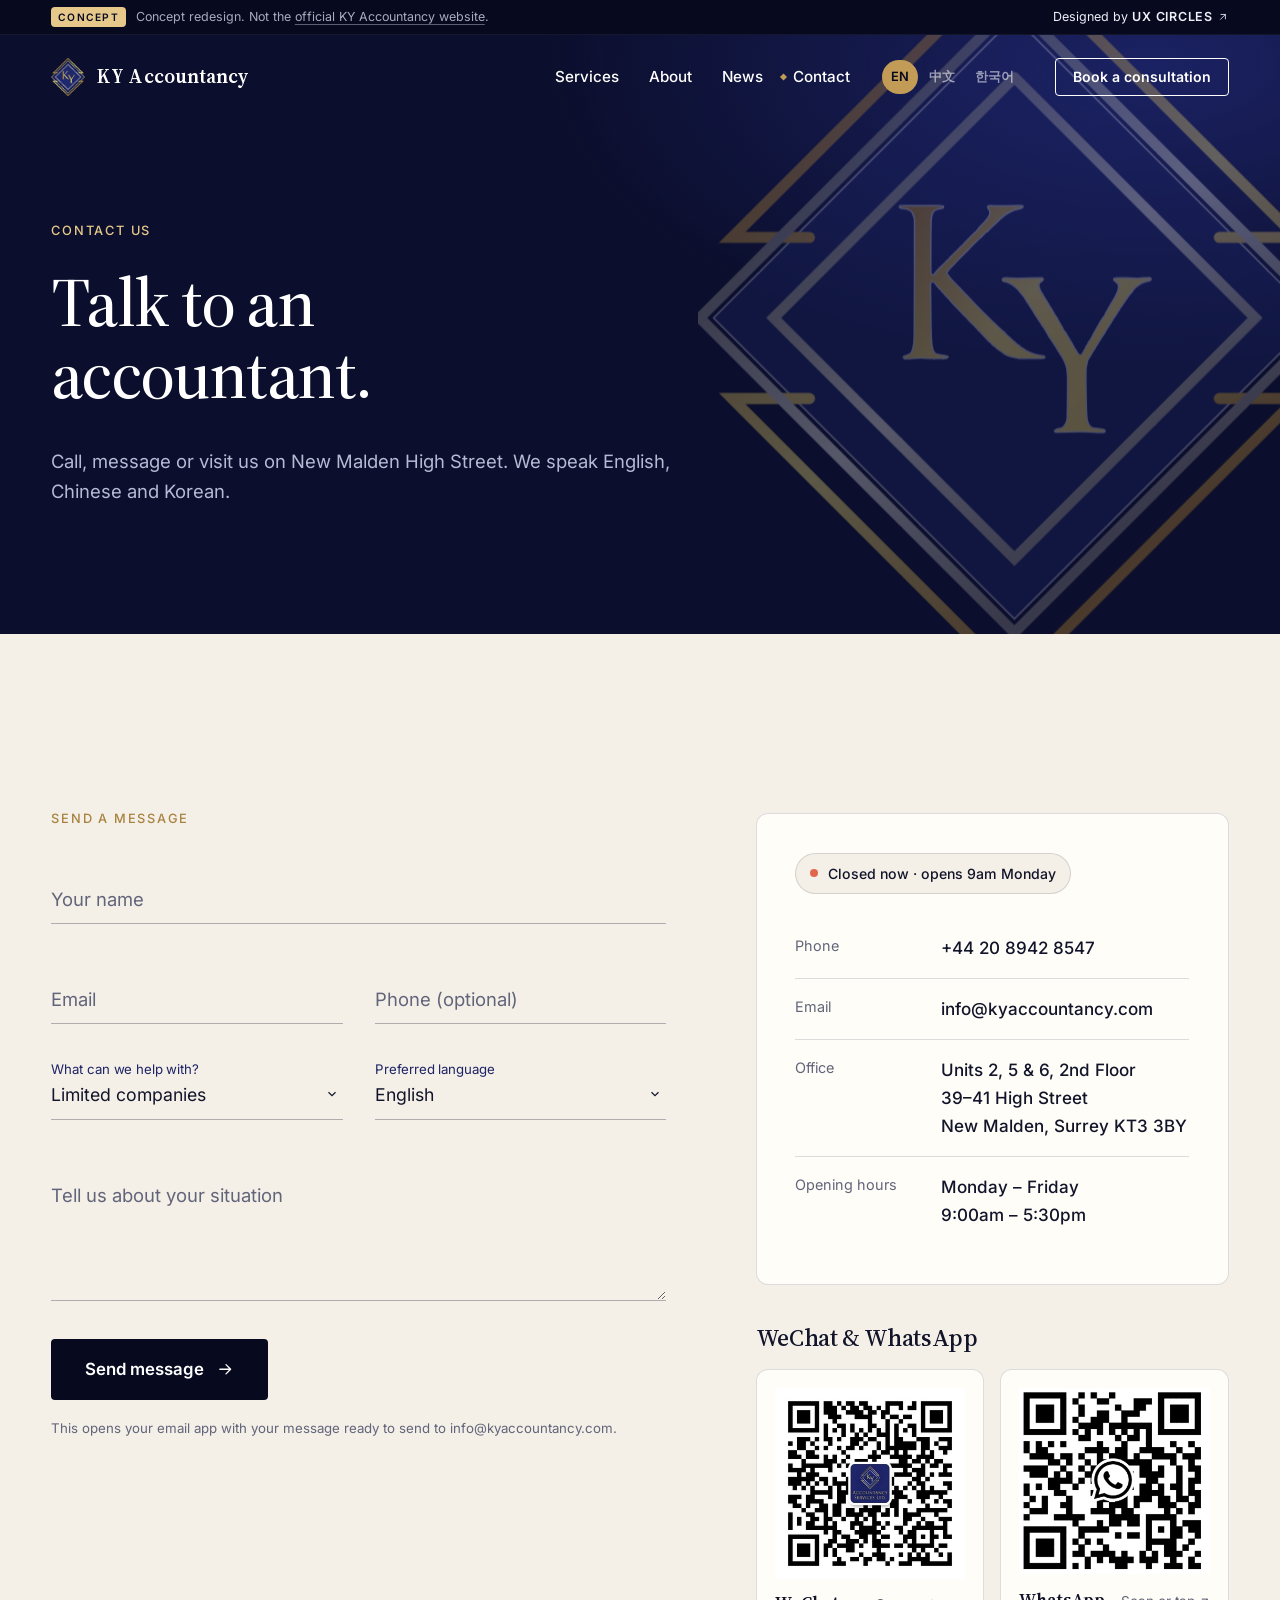
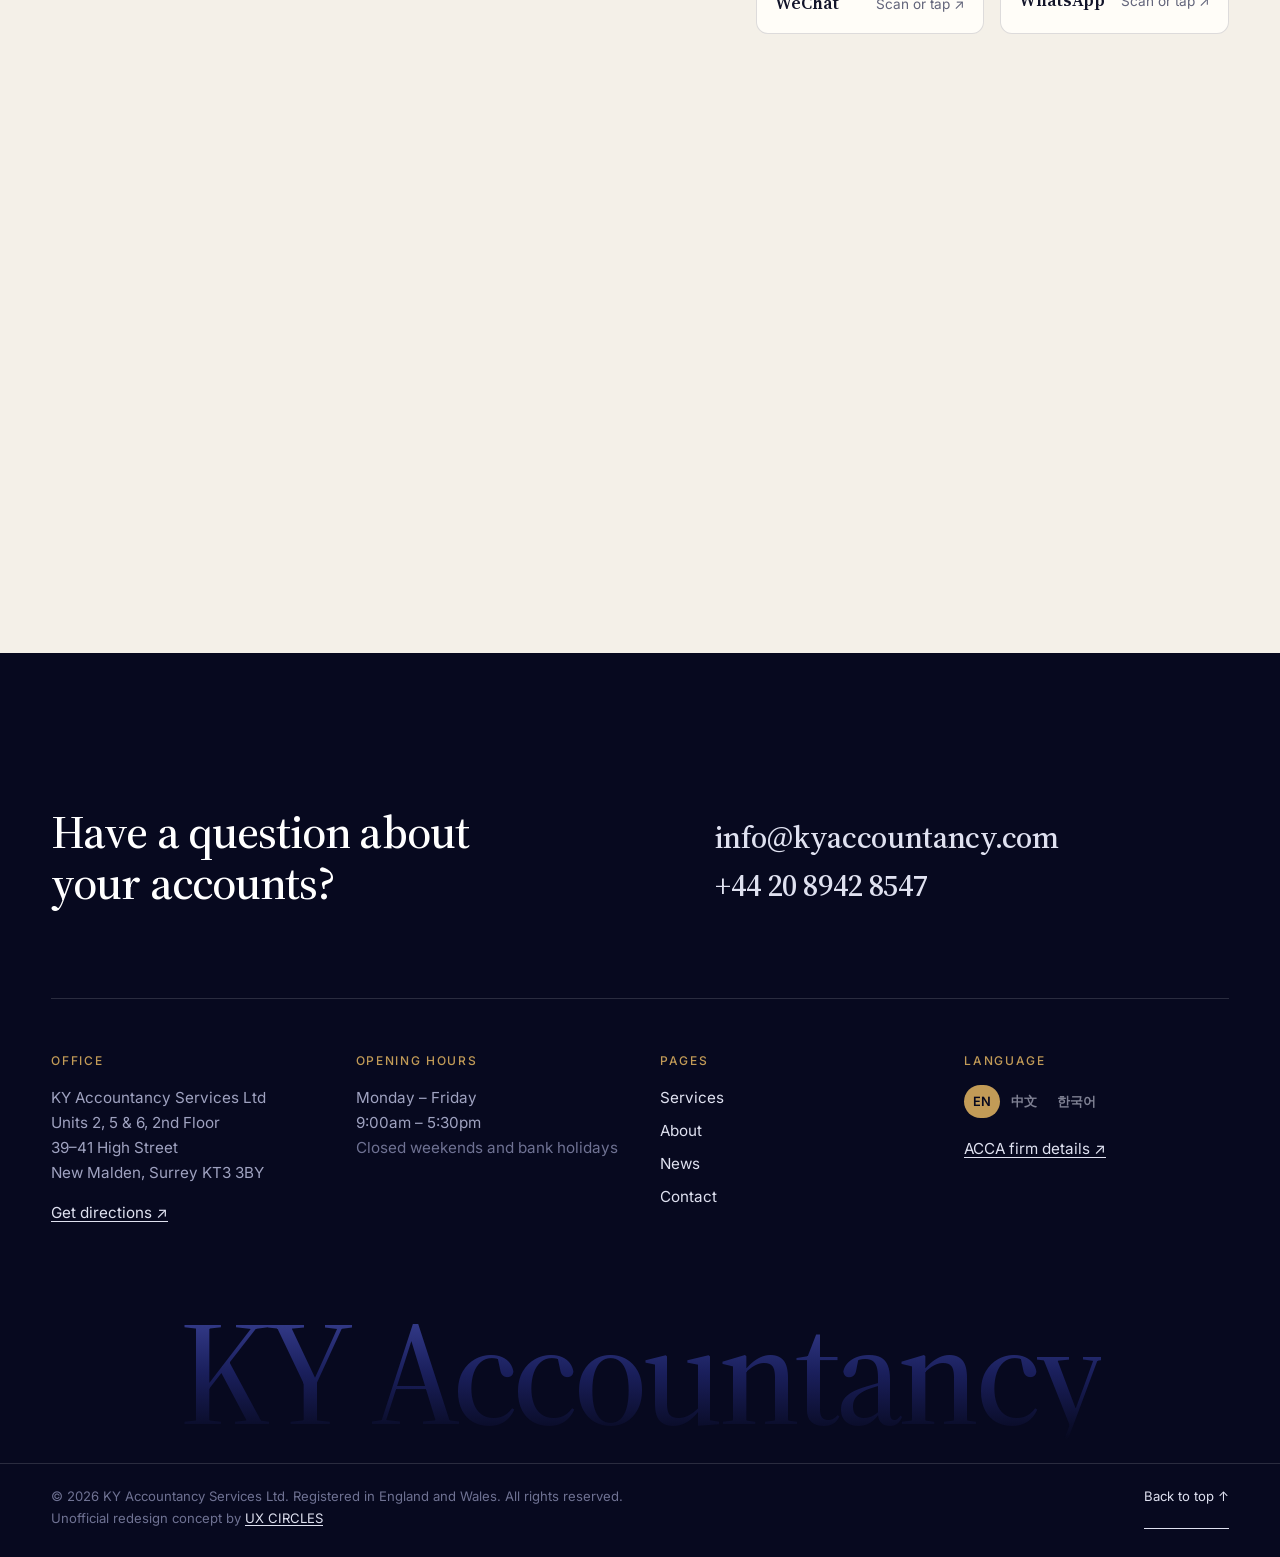
<file: contact.html>
<!doctype html>
<html lang="en-GB">
<head>
<meta charset="utf-8">
<meta name="viewport" content="width=device-width, initial-scale=1">
<meta name="robots" content="noindex, nofollow">
<title>Contact | KY Accountancy, 39–41 High Street, New Malden</title>
<meta name="description" content="Call 020 8942 8547, email info@kyaccountancy.com or visit us at 39–41 High Street, New Malden KT3 3BY. WeChat and WhatsApp welcome.">
<link rel="canonical" href="https://www.kyaccountancy.com/contact.html">
<link rel="alternate" hreflang="en-GB" href="https://www.kyaccountancy.com/contact.html">
<link rel="alternate" hreflang="zh-Hans" href="https://www.kyaccountancy.com/zh/contact.html">
<link rel="alternate" hreflang="ko" href="https://www.kyaccountancy.com/ko/contact.html">
<link rel="alternate" hreflang="x-default" href="https://www.kyaccountancy.com/contact.html">
<meta property="og:title" content="Contact | KY Accountancy, 39–41 High Street, New Malden">
<meta property="og:description" content="Call 020 8942 8547, email info@kyaccountancy.com or visit us at 39–41 High Street, New Malden KT3 3BY. WeChat and WhatsApp welcome.">
<meta property="og:type" content="website">
<meta name="theme-color" content="#0b0e2c">
<link rel="icon" type="image/png" href="assets/img/favicon.png">
<link rel="apple-touch-icon" href="assets/img/apple-touch-icon.jpg">
<link rel="preload" href="assets/fonts/source-serif.woff2" as="font" type="font/woff2" crossorigin>
<link rel="preload" href="assets/fonts/inter-400.woff2" as="font" type="font/woff2" crossorigin>
<link rel="stylesheet" href="assets/css/style.css?v=4bc31d65">
<script>document.documentElement.classList.add("js")</script>
<script type="application/ld+json">{"@context": "https://schema.org", "@type": "AccountingService", "name": "KY Accountancy Services Ltd", "url": "https://www.kyaccountancy.com/", "telephone": "+44 20 8942 8547", "email": "info@kyaccountancy.com", "address": {"@type": "PostalAddress", "streetAddress": "Units 2, 5 & 6, 2nd Floor, 39-41 High Street", "addressLocality": "New Malden", "addressRegion": "Surrey", "postalCode": "KT3 3BY", "addressCountry": "GB"}, "openingHoursSpecification": [{"@type": "OpeningHoursSpecification", "dayOfWeek": ["Monday", "Tuesday", "Wednesday", "Thursday", "Friday"], "opens": "09:00", "closes": "17:30"}], "foundingDate": "2014", "knowsLanguage": ["en", "zh", "ko"]}</script>
</head>
<body class="">
<a class="skip" href="#main">Skip to content</a>
<header class="site-header" data-header>
  <div class="concept-bar" role="note">
    <div class="wrap concept-inner">
      <p><span class="concept-tag">Concept</span><span class="concept-long">Concept redesign. Not the <a href="https://www.kyaccountancy.com/" target="_blank" rel="noopener">official KY Accountancy website</a>.</span></p>
      <a href="https://ux-circles.com/professionals" target="_blank" rel="noopener"><span class="concept-by">Designed by </span><strong>UX CIRCLES</strong> <svg viewBox="0 0 24 24" aria-hidden="true"><path d="M7 17 17 7M8 7h9v9"/></svg></a>
    </div>
  </div>
  <div class="wrap header-inner">
    <a class="brand" href="./" aria-label="KY Accountancy — home">
      <img src="assets/img/logo-mark.png" alt="" width="34" height="39">
      <span class="brand-name">KY Accountancy</span>
    </a>
    <nav class="main-nav" aria-label="Main"><a href="services.html"><span class="roll" data-text="Services"><span>Services</span></span></a><a href="about.html"><span class="roll" data-text="About"><span>About</span></span></a><a href="news.html"><span class="roll" data-text="News"><span>News</span></span></a><a href="contact.html" aria-current="page"><span class="roll" data-text="Contact"><span>Contact</span></span></a></nav>
    <div class="lang" role="group" aria-label="Language"><a href="contact.html" lang="en-GB" hreflang="en-GB" aria-current="true">EN</a><a href="zh/contact.html" lang="zh-Hans" hreflang="zh-Hans">中文</a><a href="ko/contact.html" lang="ko" hreflang="ko">한국어</a></div>
    <a class="btn btn-pill header-cta" href="contact.html"><span class="roll" data-text="Book a consultation"><span>Book a consultation</span></span></a>
    <button class="menu-btn" aria-expanded="false" aria-controls="menu"><span class="menu-lines"><span></span><span></span></span><span class="sr">Menu</span></button>
  </div>
</header>
<div class="menu" id="menu" hidden>
  <div class="wrap menu-inner">
    <ul class="menu-links"><li><a href="services.html"><span class="mn">01</span>Services</a></li><li><a href="about.html"><span class="mn">02</span>About</a></li><li><a href="news.html"><span class="mn">03</span>News</a></li><li><a href="contact.html" aria-current="page"><span class="mn">04</span>Contact</a></li></ul>
    <div class="menu-foot">
      <a href="tel:+442089428547">+44 20 8942 8547</a>
      <a href="mailto:info@kyaccountancy.com">info@kyaccountancy.com</a>
      <div class="lang" role="group" aria-label="Language"><a href="contact.html" lang="en-GB" hreflang="en-GB" aria-current="true">EN</a><a href="zh/contact.html" lang="zh-Hans" hreflang="zh-Hans">中文</a><a href="ko/contact.html" lang="ko" hreflang="ko">한국어</a></div>
    </div>
  </div>
</div>
<main id="main">

<section class="page-hero dark">
  <div class="hero-diamond hero-diamond-sm"><svg class="diamond" viewBox="100 50 715 860" aria-hidden="true">
  <defs>
    <linearGradient id="ky-gold" gradientUnits="userSpaceOnUse" x1="133" y1="73" x2="782" y2="889">
      <stop offset="0" stop-color="#b3842e"/><stop offset=".22" stop-color="#b98933"/><stop offset=".5" stop-color="#f3e27a"/><stop offset=".78" stop-color="#bd8d31"/><stop offset="1" stop-color="#b3842e"/>
    </linearGradient>
    <linearGradient id="ky-silver" gradientUnits="userSpaceOnUse" x1="133" y1="73" x2="782" y2="889">
      <stop offset="0" stop-color="#83827e"/><stop offset=".25" stop-color="#8a8984"/><stop offset=".5" stop-color="#e4e3de"/><stop offset=".75" stop-color="#8f8b88"/><stop offset="1" stop-color="#83827e"/>
    </linearGradient>
    <linearGradient id="ky-letter" gradientUnits="userSpaceOnUse" x1="330" y1="360" x2="610" y2="610">
      <stop offset="0" stop-color="#b8892f"/><stop offset=".45" stop-color="#f6e07a"/><stop offset="1" stop-color="#e9cf62"/>
    </linearGradient>
  </defs>
  <path class="fill" d="M457.5 141 797.5 481 457.5 821 117.5 481Z" fill="#1e2569"/>
  <g fill="none" stroke-width="12.5" stroke-linejoin="miter" stroke-miterlimit="10">
    <path class="d d1" pathLength="1" d="M226 390H138.5L457.5 71 776.5 390H689" stroke="url(#ky-gold)"/>
    <path class="d d1" pathLength="1" d="M226 572H138.5L457.5 891 776.5 572H689" stroke="url(#ky-gold)"/>
    <path class="d d2" pathLength="1" d="M457.5 125.5 813 481 457.5 836.5 102 481Z" stroke="url(#ky-silver)" stroke-width="12"/>
    <path class="d d3" pathLength="1" d="M457.5 209 729.5 481 457.5 753 185.5 481Z" stroke="url(#ky-silver)" stroke-width="12"/>
  </g>
  <path class="ky" fill="url(#ky-letter)" d="M503.7 609.9C502.5 609.4 502.4 608.5 503.4 607.9C504.6 607.1 507.5 606.0 509.1 605.9C511.1 605.6 511.6 605.4 513.3 603.6C515.0 601.8 515.4 601.1 516.3 597.8L517.1 595.1L517.3 585.1C517.6 565.0 517.7 546.0 517.3 544.0C517.2 543.0 517.0 541.5 517.0 540.6C517.0 538.7 516.4 536.2 515.6 534.2C515.3 533.3 514.7 531.8 514.3 530.9C514.0 529.9 513.5 528.7 513.1 528.2C512.8 527.8 512.3 526.8 512.0 526.1C511.7 525.4 511.2 524.6 510.9 524.2C510.6 523.9 509.7 522.5 508.9 521.2C508.0 519.8 506.9 518.0 506.3 517.1C505.7 516.1 504.9 514.8 504.6 514.1C504.2 513.4 503.5 512.4 503.0 511.8C502.4 511.2 502.0 510.6 502.0 510.4C502.0 510.2 501.6 509.4 501.1 508.7C500.6 508.0 499.9 506.9 499.5 506.2C499.2 505.6 498.3 504.5 497.7 503.7C497.0 502.8 496.2 501.6 495.9 500.9C495.6 500.2 494.8 498.9 494.3 498.0C493.7 497.1 492.9 495.7 492.5 494.8C492.1 494.0 491.3 492.8 490.8 492.2C490.3 491.5 489.4 490.3 488.9 489.5C487.1 486.5 485.9 484.6 485.2 483.8C484.8 483.4 484.2 482.4 483.8 481.7C483.5 481.0 482.8 480.0 482.3 479.4C481.9 478.9 481.1 477.7 480.6 476.8C479.8 475.2 477.3 471.2 475.5 468.6C475.1 468.1 474.4 466.9 474.0 466.1C473.6 465.3 472.9 464.3 472.6 464.0C472.3 463.7 471.7 462.7 471.2 462.0C469.7 459.3 466.6 454.9 465.8 454.1C465.3 453.7 464.6 452.9 464.2 452.2C463.0 450.6 459.1 446.4 457.8 445.5C457.1 445.0 456.0 444.2 455.2 443.5C453.3 442.0 450.3 440.6 447.6 440.0C446.3 439.8 445.0 439.4 444.6 439.2C443.8 438.6 443.6 437.7 444.1 436.9C444.7 435.9 446.0 435.7 449.1 435.9C452.2 436.1 473.5 436.1 482.8 435.8L489.0 435.7L489.6 436.3C490.7 437.4 490.1 438.5 487.8 439.8C486.0 440.8 485.2 442.0 485.0 443.8C485.0 444.8 485.1 445.5 485.5 446.4C485.8 447.0 486.0 447.7 486.0 447.8C486.0 448.5 487.3 451.1 488.6 453.0C489.3 454.2 490.9 456.8 492.0 458.8C493.2 460.8 494.5 462.8 494.9 463.4C495.3 463.9 496.0 465.0 496.3 465.8C496.7 466.6 497.2 467.6 497.5 468.0C498.2 468.8 500.9 473.3 502.7 476.7C503.5 478.1 504.6 479.6 505.1 480.1C505.6 480.6 506.0 481.4 506.2 482.0C506.5 483.1 507.5 484.9 510.1 489.0C510.9 490.2 511.8 492.0 512.2 493.0C512.7 494.4 513.1 495.0 513.8 495.6C514.4 496.1 515.2 497.1 515.8 498.4C517.8 502.1 519.1 504.4 519.9 505.5C520.8 506.8 523.6 511.6 524.7 513.9C525.1 514.7 525.8 515.8 526.2 516.4C526.7 516.9 527.4 518.0 527.8 518.8C528.8 520.8 530.9 523.0 531.8 523.0C533.3 523.0 534.0 522.3 535.1 520.0C535.7 518.9 536.6 517.2 537.2 516.3C537.8 515.4 538.2 514.5 538.2 514.3C538.2 513.8 539.1 512.2 539.7 511.6C540.0 511.4 540.4 510.6 540.6 509.9C540.9 509.1 541.5 508.1 542.1 507.2C542.8 506.5 544.0 504.6 544.8 503.0C546.7 499.3 548.4 496.1 549.3 494.6C551.4 491.1 552.8 488.7 553.6 487.1C554.1 486.2 554.8 484.9 555.2 484.4C555.7 483.8 556.4 482.7 556.8 481.9C557.2 481.1 558.0 480.0 558.5 479.5C559.1 478.9 559.6 478.2 559.8 477.5C560.2 476.0 560.9 474.7 563.3 470.9C564.4 469.1 565.6 467.1 565.9 466.4C566.2 465.7 566.9 464.6 567.3 464.0C568.7 461.9 571.6 456.9 572.2 455.4C572.5 454.6 573.3 453.0 573.8 451.9C574.7 450.0 574.8 449.6 575.0 447.1C575.2 445.4 575.1 444.0 575.0 443.4C574.6 442.1 573.2 440.7 571.5 439.7C570.0 438.9 569.3 438.0 569.6 437.0C570.0 435.8 570.4 435.8 582.0 435.9C588.0 436.0 593.8 436.1 594.9 436.3C596.4 436.4 597.5 436.4 599.8 436.1C601.6 435.8 603.4 435.7 604.8 435.8C606.2 435.9 607.3 435.9 608.0 435.6C609.9 435.1 612.1 436.0 612.0 437.2C611.8 438.2 610.5 438.9 607.8 439.5C602.7 440.7 599.8 442.0 597.0 444.6C595.9 445.6 594.4 446.8 593.7 447.3C592.7 447.9 592.2 448.5 591.8 449.4C591.4 450.1 590.6 451.3 589.9 452.1C588.0 454.0 586.6 455.7 585.7 457.3C585.3 458.0 584.5 459.2 583.9 459.9C583.3 460.6 582.6 461.6 582.3 462.2C582.0 462.8 581.4 463.7 580.9 464.2C580.4 464.7 579.9 465.6 579.6 466.1C579.4 466.7 578.7 467.7 578.0 468.4C577.3 469.1 576.5 470.2 576.2 470.9C575.9 471.6 575.1 472.9 574.5 473.9C573.8 474.8 572.9 476.3 572.5 477.1C572.0 477.9 571.2 479.1 570.7 479.7C570.2 480.2 569.5 481.2 569.2 481.9C568.6 483.1 566.1 487.1 562.1 493.1C560.3 495.9 559.9 496.7 559.1 498.3C558.8 498.8 558.1 499.9 557.5 500.7C557.0 501.5 555.7 503.4 554.9 504.8C554.0 506.3 553.0 507.9 552.6 508.3C552.3 508.7 551.9 509.4 551.8 509.9C551.6 510.4 551.1 511.3 550.5 511.9C549.9 512.4 549.3 513.5 549.0 514.2C548.8 514.8 547.8 516.5 546.9 517.8C546.0 519.1 544.8 521.1 544.3 522.2C543.4 523.9 542.4 525.6 540.8 528.0C540.5 528.5 540.2 529.1 540.1 529.4C539.7 531.9 538.9 535.5 538.7 536.1C538.3 537.6 538.2 550.3 538.5 569.2C538.8 589.5 539.0 593.3 539.9 596.9C540.9 600.9 541.3 601.8 543.2 603.6C544.4 604.8 545.1 605.2 545.8 605.3C546.2 605.4 547.6 605.6 548.8 605.7C549.9 605.9 552.0 606.2 553.3 606.5C554.7 606.8 556.4 607.0 557.2 607.0C558.3 607.0 558.6 607.1 559.3 607.7C560.3 608.7 560.2 609.4 559.1 610.0C558.4 610.3 543.9 610.0 536.0 609.5C531.2 609.2 521.7 609.4 507.2 610.1C505.2 610.2 504.4 610.2 503.7 609.9ZM333.1 526.8C330.9 525.4 331.6 524.3 335.0 523.5C336.7 523.1 339.4 521.9 340.2 521.2C341.4 520.1 342.9 515.6 343.7 510.6C343.9 509.9 344.1 505.6 344.3 501.0C344.5 494.6 344.6 478.4 344.6 431.1L344.6 369.6L344.0 367.2C343.4 364.2 342.1 361.6 340.7 360.4C338.6 358.6 334.9 357.3 332.2 357.2C329.9 357.2 328.6 356.9 327.9 356.3C327.3 355.7 327.5 354.7 328.3 354.3C328.7 354.2 332.0 354.1 337.6 354.2C352.6 354.3 360.1 354.3 367.7 354.1C375.1 354.0 376.6 354.1 377.3 354.9C377.7 355.4 377.2 356.4 376.3 356.8C375.9 357.1 374.6 357.4 373.5 357.6C372.3 357.8 370.8 358.1 370.1 358.3C367.6 358.8 365.2 361.4 364.5 364.4C364.3 365.2 364.0 366.5 363.8 367.2C363.2 369.4 363.1 377.6 363.0 405.3C362.9 430.1 362.9 430.4 363.4 431.3C364.3 432.9 366.2 432.5 367.8 430.4C369.2 428.5 374.9 422.5 377.1 420.6C378.1 419.7 379.5 418.3 380.0 417.6C380.5 416.9 381.5 416.0 382.1 415.7C382.8 415.3 383.3 414.7 383.8 413.9C384.2 413.2 384.7 412.4 385.0 412.2C386.1 411.4 395.5 401.9 396.1 401.2C396.3 400.8 397.1 400.1 397.9 399.7C398.8 399.2 399.3 398.7 399.6 398.1C399.9 397.5 402.2 395.1 405.3 392.0C408.2 389.2 411.1 386.3 411.7 385.6C412.3 384.9 413.3 384.0 413.9 383.6C414.5 383.2 415.2 382.4 415.6 381.7C416.5 380.2 418.8 377.5 422.5 373.9C425.6 370.8 427.8 368.0 429.0 365.5C430.4 362.4 430.3 360.6 428.6 358.5C427.3 356.7 426.9 355.8 427.2 355.1C427.4 354.8 427.7 354.4 428.1 354.3C428.4 354.2 431.6 354.2 435.2 354.3C438.9 354.4 445.8 354.4 450.6 354.3C465.9 353.9 467.4 354.0 467.2 355.4C467.1 356.0 464.5 357.3 462.5 357.8C459.4 358.4 454.1 360.3 452.7 361.2C452.0 361.8 450.6 362.5 449.7 362.9C448.8 363.3 448.0 363.9 447.8 364.1C447.6 364.4 446.8 364.9 446.1 365.4C445.3 365.9 444.8 366.4 444.8 366.5C444.8 366.6 444.2 367.1 443.4 367.6C442.7 368.1 441.4 369.2 440.5 370.1C439.6 371.0 436.5 374.0 433.6 376.7C430.7 379.3 428.1 381.9 427.8 382.4C427.5 382.8 426.7 383.5 425.9 384.0C425.1 384.4 424.3 385.0 424.1 385.4C423.9 385.7 421.6 387.9 419.1 390.3C416.5 392.7 412.8 396.3 410.8 398.3C408.8 400.4 405.9 403.3 404.4 404.8C400.8 408.3 398.8 410.3 394.4 414.9C393.6 415.7 392.7 416.7 392.4 417.0C392.0 417.3 390.6 418.8 389.3 420.2C388.0 421.7 386.4 423.2 385.8 423.7C384.5 424.8 382.2 427.8 381.4 429.4C380.8 430.8 381.0 431.6 382.1 432.3C382.6 432.6 383.3 433.3 383.5 433.8C384.0 434.8 392.5 443.9 396.0 447.3C396.8 448.1 397.8 449.1 398.1 449.7C398.5 450.2 400.0 451.9 401.5 453.4C403.0 454.9 405.7 457.7 407.5 459.6C411.7 464.1 426.5 479.0 429.0 481.3C430.0 482.3 433.0 485.1 435.5 487.6C443.4 495.2 444.4 496.2 445.5 496.7C446.1 497.1 446.8 497.7 447.4 498.6C447.9 499.5 448.9 500.4 450.1 501.3C451.1 502.1 452.6 503.4 453.4 504.3C454.1 505.2 455.3 506.3 456.0 506.8C456.6 507.2 458.1 508.5 459.2 509.7C460.5 510.8 461.8 511.9 462.4 512.1C463.0 512.3 463.6 512.8 463.8 513.2C464.1 513.7 464.9 514.2 465.9 514.8C466.9 515.2 468.1 516.0 468.7 516.5C469.9 517.6 476.6 521.0 479.0 521.7C481.1 522.4 485.0 523.2 487.8 523.5C490.7 523.9 492.0 524.4 492.0 525.2C492.0 525.6 491.8 525.9 490.8 526.3C489.6 526.9 489.5 526.9 476.2 526.8L462.9 526.8L459.1 526.0C454.8 525.1 449.3 523.4 448.1 522.6C447.6 522.3 446.9 521.8 446.4 521.6C446.0 521.4 444.9 520.6 444.0 519.9C443.1 519.2 442.0 518.4 441.5 518.1C440.5 517.6 436.7 514.6 435.6 513.5C435.2 513.1 434.4 512.4 433.7 512.1C432.9 511.7 432.4 511.2 432.0 510.5C431.6 509.8 430.8 509.0 430.1 508.5C429.0 507.7 421.1 499.6 419.1 497.1C418.7 496.6 418.0 496.0 417.6 495.8C417.1 495.6 416.6 495.1 416.4 494.6C416.1 494.1 413.3 491.0 410.1 487.8C406.9 484.5 404.0 481.5 403.7 481.0C403.4 480.5 402.6 479.9 402.0 479.5C401.4 479.1 400.6 478.4 400.4 477.9C400.1 477.4 398.7 475.8 397.2 474.3C387.8 464.7 386.2 463.0 385.8 462.4C385.7 462.1 384.6 460.9 383.4 459.6C378.7 454.6 375.3 450.8 374.5 449.7C374.1 449.1 373.4 448.3 372.9 448.0C372.4 447.7 371.8 447.1 371.5 446.5C371.2 446.0 370.3 445.0 369.6 444.2C368.9 443.4 368.1 442.3 367.7 441.8C367.0 440.7 365.8 440.0 364.6 440.0C364.2 440.0 363.8 440.3 363.3 441.0C362.8 441.9 362.7 442.3 362.7 443.6C362.7 444.4 362.8 457.0 363.0 471.5C363.2 501.2 363.5 509.7 364.7 513.8C365.0 514.8 365.3 516.0 365.4 516.5C365.5 517.6 367.7 521.1 368.6 521.6C368.9 521.8 369.9 522.1 370.8 522.2C377.9 523.4 381.1 524.0 382.0 524.5C382.9 525.0 382.6 525.7 381.2 526.2C379.3 526.9 377.9 527.0 375.5 526.8C374.1 526.6 372.3 526.6 370.0 526.8C367.6 527.0 366.1 527.0 365.2 526.8C362.7 526.3 349.5 526.1 345.9 526.5C344.1 526.7 341.3 526.9 339.6 526.9C338.0 527.0 336.0 527.1 335.2 527.1C334.1 527.3 333.7 527.2 333.1 526.8Z"/>
</svg></div>
  <div class="wrap">
    <p class="label">Contact us</p>
    <h1 class="display split"><span class="line"><span>Talk to an</span></span><span class="line"><span>accountant.</span></span></h1>
    <p class="page-lead reveal-up">Call, message or visit us on New Malden High Street. We speak English, Chinese and Korean.</p>
  </div>
</section>
<section class="section">
  <div class="wrap contact-grid">
    <form class="form" data-contact-form novalidate>
      <p class="label">Send a message</p>
      <div class="field"><input id="f-name" name="name" autocomplete="name" placeholder=" " required><label for="f-name">Your name</label></div>
      <div class="field-row">
        <div class="field"><input id="f-email" name="email" type="email" autocomplete="email" placeholder=" " required><label for="f-email">Email</label></div>
        <div class="field"><input id="f-phone" name="phone" type="tel" autocomplete="tel" placeholder=" "><label for="f-phone">Phone (optional)</label></div>
      </div>
      <div class="field-row">
        <div class="field field-select"><select id="f-service" name="service"><option>Limited companies</option><option>Self-employed & sole traders</option><option>Amazon & online sellers</option><option>Charities</option><option>Personal & property tax</option><option>Something else</option></select><label for="f-service">What can we help with?</label></div>
        <div class="field field-select"><select id="f-lang" name="lang"><option selected>English</option><option>中文</option><option>한국어</option></select><label for="f-lang">Preferred language</label></div>
      </div>
      <div class="field"><textarea id="f-msg" name="message" rows="4" placeholder=" " required></textarea><label for="f-msg">Tell us about your situation</label></div>
      <p class="form-error" data-form-error hidden>Please fill in your name, email and message.</p>
      <button class="btn btn-dark btn-lg" type="submit"><span>Send message</span><svg viewBox="0 0 24 24" aria-hidden="true"><path d="M5 12h14M13 6l6 6-6 6"/></svg></button>
      <p class="fine">This opens your email app with your message ready to send to info@kyaccountancy.com.</p>
    </form>
    <aside class="contact-side">
      <div class="visit-card">
        <div class="status" data-open-status><span class="dot"></span><span data-status-text>Monday – Friday · 9:00am – 5:30pm</span></div>
        <dl class="kv">
          <div><dt>Phone</dt><dd><a href="tel:+442089428547">+44 20 8942 8547</a></dd></div>
          <div><dt>Email</dt><dd><a href="mailto:info@kyaccountancy.com">info@kyaccountancy.com</a></dd></div>
          <div><dt>Office</dt><dd><a href="https://www.google.com/maps/search/?api=1&query=39-41+High+Street+New+Malden+KT3+3BY" rel="noopener" target="_blank">Units 2, 5 &amp; 6, 2nd Floor<br>39–41 High Street<br>New Malden, Surrey KT3 3BY</a></dd></div>
          <div><dt>Opening hours</dt><dd>Monday – Friday<br>9:00am – 5:30pm</dd></div>
        </dl>
      </div>
      <div id="chat">
        <h2 class="h-sm">WeChat &amp; WhatsApp</h2>
        <div class="chat-cards">
  <a class="qr" href="https://u.wechat.com/kLmBtSFjA2uLcSl9BzCH8WE" rel="noopener" target="_blank">
    <img src="assets/img/qr-wechat.png" alt="WeChat QR code — KY Accountancy" width="180" height="180" loading="lazy">
    <span class="qr-cap"><strong>WeChat</strong><span>Scan or tap ↗</span></span>
  </a>
  <a class="qr" href="https://wa.me/qr/SLMGOVUIFX5LL1" rel="noopener" target="_blank">
    <img src="assets/img/qr-whatsapp.png" alt="WhatsApp QR code — KY Accountancy" width="180" height="175" loading="lazy">
    <span class="qr-cap"><strong>WhatsApp</strong><span>Scan or tap ↗</span></span>
  </a>
</div>
      </div>
    </aside>
  </div>
</section>
<section class="map-wrap" aria-label="Map">
  <iframe title="Map — 39–41 High Street, New Malden KT3 3BY" loading="lazy" referrerpolicy="no-referrer-when-downgrade"
    src="https://www.google.com/maps?q=39-41+High+Street,+New+Malden+KT3+3BY&amp;output=embed"></iframe>
</section>
</main>
<footer class="site-footer">
  <div class="wrap">
    <div class="footer-top">
      <h2 class="footer-q split"><span class="line"><span>Have a question about</span></span><span class="line"><span>your accounts?</span></span></h2>
      <div class="footer-contact">
        <a class="big-link" href="mailto:info@kyaccountancy.com">info@kyaccountancy.com</a>
        <a class="big-link" href="tel:+442089428547">+44 20 8942 8547</a>
      </div>
    </div>
    <div class="footer-grid">
      <div><h3 class="f-h">Office</h3><p>KY Accountancy Services Ltd<br>Units 2, 5 &amp; 6, 2nd Floor<br>39–41 High Street<br>New Malden, Surrey KT3 3BY</p><p><a class="u" href="https://www.google.com/maps/search/?api=1&query=39-41+High+Street+New+Malden+KT3+3BY" rel="noopener" target="_blank">Get directions ↗</a></p></div>
      <div><h3 class="f-h">Opening hours</h3><p>Monday – Friday<br>9:00am – 5:30pm<br><span class="dim">Closed weekends and bank holidays</span></p></div>
      <div><h3 class="f-h">Pages</h3><ul class="f-links"><li><a href="services.html"><span class="roll" data-text="Services"><span>Services</span></span></a></li><li><a href="about.html"><span class="roll" data-text="About"><span>About</span></span></a></li><li><a href="news.html"><span class="roll" data-text="News"><span>News</span></span></a></li><li><a href="contact.html"><span class="roll" data-text="Contact"><span>Contact</span></span></a></li></ul></div>
      <div><h3 class="f-h">Language</h3><div class="lang" role="group" aria-label="Language"><a href="contact.html" lang="en-GB" hreflang="en-GB" aria-current="true">EN</a><a href="zh/contact.html" lang="zh-Hans" hreflang="zh-Hans">中文</a><a href="ko/contact.html" lang="ko" hreflang="ko">한국어</a></div><p class="f-acca"><a class="u" href="https://www.accaglobal.com/uk/en/member/find-an-accountant/find-firm/results/details.html?isocountry=GB&location=new+malden&country=UK&organisationid=ACCA&advisorid=4818904" rel="noopener" target="_blank">ACCA firm details ↗</a></p></div>
    </div>
  </div>
  <div class="wordmark" aria-hidden="true"><span>KY Accountancy</span></div>
  <div class="wrap footer-base">
    <span>© <span data-year>2026</span> KY Accountancy Services Ltd. Registered in England and Wales. All rights reserved.<br><span class="concept-note">Unofficial redesign concept by <a class="u" href="https://ux-circles.com/professionals" target="_blank" rel="noopener">UX CIRCLES</a></span></span>
    <a href="#main" class="u">Back to top ↑</a>
  </div>
</footer>
<nav class="action-bar" aria-label="Quick contact">
  <a href="tel:+442089428547"><svg viewBox="0 0 24 24" aria-hidden="true"><path d="M5 4h4l2 5-2.5 1.5a11 11 0 0 0 5 5L15 13l5 2v4a2 2 0 0 1-2 2A16 16 0 0 1 3 6a2 2 0 0 1 2-2"/></svg><span>Call</span></a>
  <a href="contact.html#chat"><svg viewBox="0 0 24 24" aria-hidden="true"><path d="M21 12a8 8 0 0 1-11.6 7.1L4 20l1-4.6A8 8 0 1 1 21 12z"/></svg><span>Message</span></a>
  <a href="mailto:info@kyaccountancy.com"><svg viewBox="0 0 24 24" aria-hidden="true"><rect x="3" y="5" width="18" height="14" rx="2"/><path d="m3 7 9 6 9-6"/></svg><span>Email</span></a>
</nav>
<script>window.KY = {"open": "Open now", "closes": "until 5:30pm", "closed": "Closed now", "opensToday": "opens 9am today", "opensTomorrow": "opens 9am tomorrow", "opensMonday": "opens 9am Monday", "today": "today", "tomorrow": "tomorrow", "inDays": "in {n} days", "days": "days", "day": "day", "until": "until {date}", "dl": {"jan": "Online Self Assessment return and tax due for {ty}", "jul": "Second payment on account for {ty}", "oct5": "Register for Self Assessment if you started self-employment or letting in {ty}", "oct31": "Paper Self Assessment return deadline for {ty}"}, "calc": {"accounts": "Accounts to Companies House", "ctpay": "Corporation Tax payment", "ct600": "Company Tax Return (CT600)"}, "mailSubject": "Website enquiry", "mailName": "Name", "mailPhone": "Phone", "mailLang": "Preferred language", "mailService": "Service"};</script>
<script src="assets/js/main.js?v=9ee86a52" defer></script>
</body>
</html>
</file>
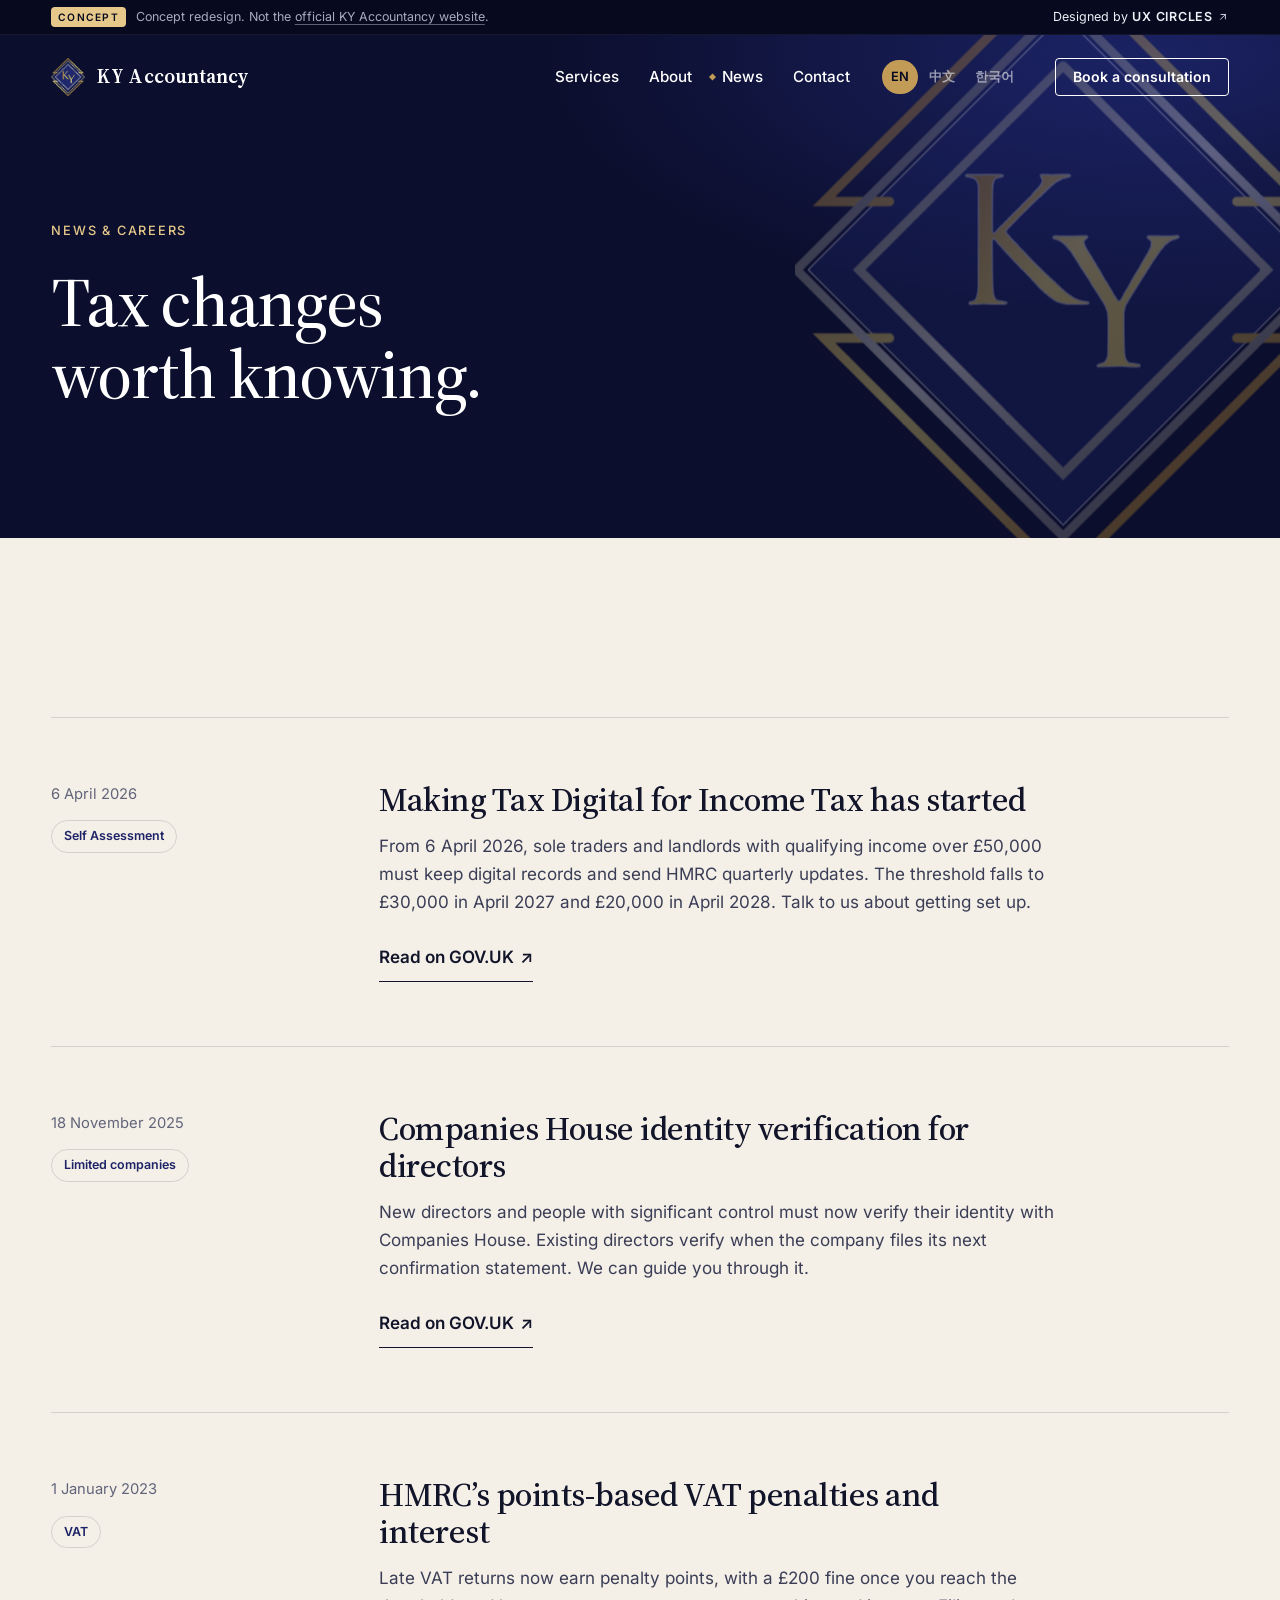
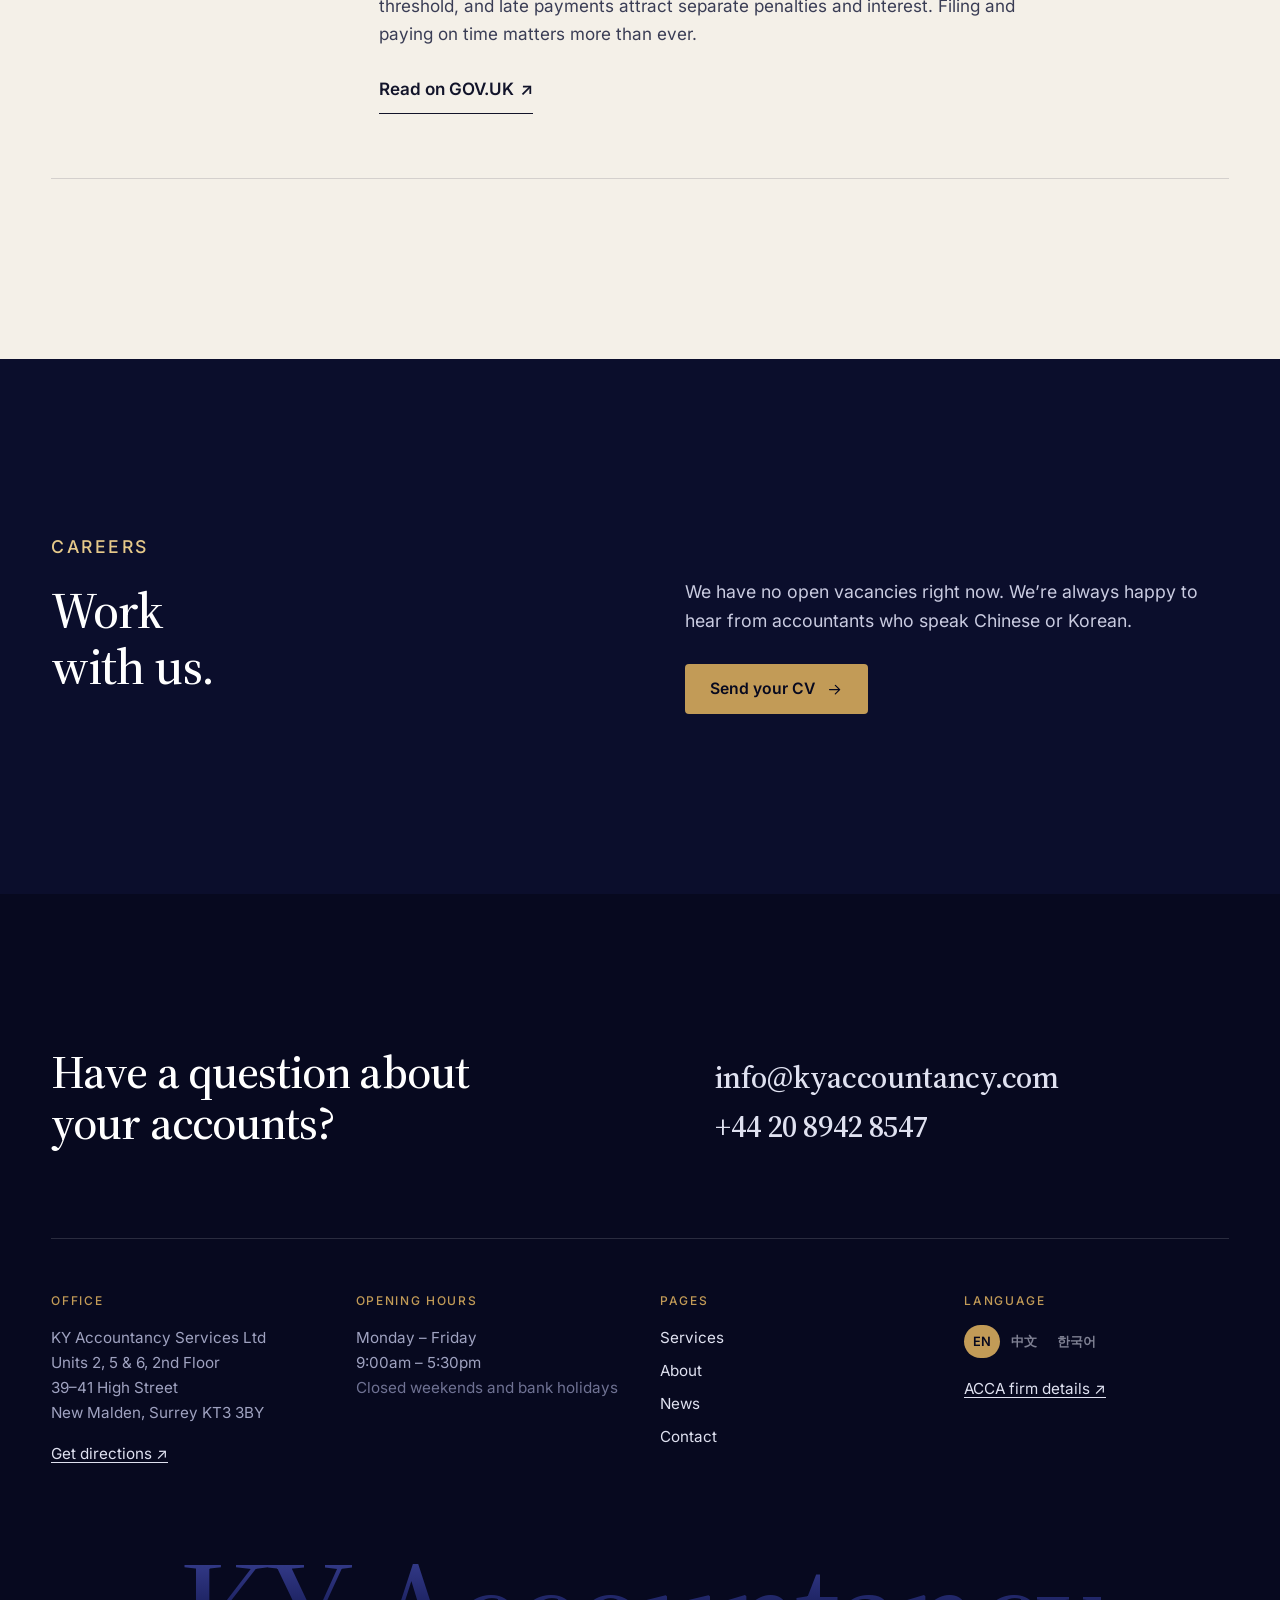
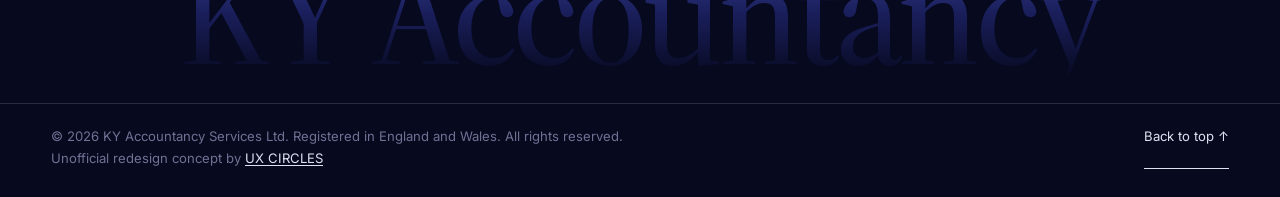
<file: news.html>
<!doctype html>
<html lang="en-GB">
<head>
<meta charset="utf-8">
<meta name="viewport" content="width=device-width, initial-scale=1">
<meta name="robots" content="noindex, nofollow">
<title>News & careers | KY Accountancy</title>
<meta name="description" content="UK tax news from KY Accountancy: Making Tax Digital, Companies House identity checks, VAT penalties, and careers.">
<link rel="canonical" href="https://www.kyaccountancy.com/news.html">
<link rel="alternate" hreflang="en-GB" href="https://www.kyaccountancy.com/news.html">
<link rel="alternate" hreflang="zh-Hans" href="https://www.kyaccountancy.com/zh/news.html">
<link rel="alternate" hreflang="ko" href="https://www.kyaccountancy.com/ko/news.html">
<link rel="alternate" hreflang="x-default" href="https://www.kyaccountancy.com/news.html">
<meta property="og:title" content="News & careers | KY Accountancy">
<meta property="og:description" content="UK tax news from KY Accountancy: Making Tax Digital, Companies House identity checks, VAT penalties, and careers.">
<meta property="og:type" content="website">
<meta name="theme-color" content="#0b0e2c">
<link rel="icon" type="image/png" href="assets/img/favicon.png">
<link rel="apple-touch-icon" href="assets/img/apple-touch-icon.jpg">
<link rel="preload" href="assets/fonts/source-serif.woff2" as="font" type="font/woff2" crossorigin>
<link rel="preload" href="assets/fonts/inter-400.woff2" as="font" type="font/woff2" crossorigin>
<link rel="stylesheet" href="assets/css/style.css?v=4bc31d65">
<script>document.documentElement.classList.add("js")</script>
<script type="application/ld+json">{"@context": "https://schema.org", "@type": "AccountingService", "name": "KY Accountancy Services Ltd", "url": "https://www.kyaccountancy.com/", "telephone": "+44 20 8942 8547", "email": "info@kyaccountancy.com", "address": {"@type": "PostalAddress", "streetAddress": "Units 2, 5 & 6, 2nd Floor, 39-41 High Street", "addressLocality": "New Malden", "addressRegion": "Surrey", "postalCode": "KT3 3BY", "addressCountry": "GB"}, "openingHoursSpecification": [{"@type": "OpeningHoursSpecification", "dayOfWeek": ["Monday", "Tuesday", "Wednesday", "Thursday", "Friday"], "opens": "09:00", "closes": "17:30"}], "foundingDate": "2014", "knowsLanguage": ["en", "zh", "ko"]}</script>
</head>
<body class="">
<a class="skip" href="#main">Skip to content</a>
<header class="site-header" data-header>
  <div class="concept-bar" role="note">
    <div class="wrap concept-inner">
      <p><span class="concept-tag">Concept</span><span class="concept-long">Concept redesign. Not the <a href="https://www.kyaccountancy.com/" target="_blank" rel="noopener">official KY Accountancy website</a>.</span></p>
      <a href="https://ux-circles.com/professionals" target="_blank" rel="noopener"><span class="concept-by">Designed by </span><strong>UX CIRCLES</strong> <svg viewBox="0 0 24 24" aria-hidden="true"><path d="M7 17 17 7M8 7h9v9"/></svg></a>
    </div>
  </div>
  <div class="wrap header-inner">
    <a class="brand" href="./" aria-label="KY Accountancy — home">
      <img src="assets/img/logo-mark.png" alt="" width="34" height="39">
      <span class="brand-name">KY Accountancy</span>
    </a>
    <nav class="main-nav" aria-label="Main"><a href="services.html"><span class="roll" data-text="Services"><span>Services</span></span></a><a href="about.html"><span class="roll" data-text="About"><span>About</span></span></a><a href="news.html" aria-current="page"><span class="roll" data-text="News"><span>News</span></span></a><a href="contact.html"><span class="roll" data-text="Contact"><span>Contact</span></span></a></nav>
    <div class="lang" role="group" aria-label="Language"><a href="news.html" lang="en-GB" hreflang="en-GB" aria-current="true">EN</a><a href="zh/news.html" lang="zh-Hans" hreflang="zh-Hans">中文</a><a href="ko/news.html" lang="ko" hreflang="ko">한국어</a></div>
    <a class="btn btn-pill header-cta" href="contact.html"><span class="roll" data-text="Book a consultation"><span>Book a consultation</span></span></a>
    <button class="menu-btn" aria-expanded="false" aria-controls="menu"><span class="menu-lines"><span></span><span></span></span><span class="sr">Menu</span></button>
  </div>
</header>
<div class="menu" id="menu" hidden>
  <div class="wrap menu-inner">
    <ul class="menu-links"><li><a href="services.html"><span class="mn">01</span>Services</a></li><li><a href="about.html"><span class="mn">02</span>About</a></li><li><a href="news.html" aria-current="page"><span class="mn">03</span>News</a></li><li><a href="contact.html"><span class="mn">04</span>Contact</a></li></ul>
    <div class="menu-foot">
      <a href="tel:+442089428547">+44 20 8942 8547</a>
      <a href="mailto:info@kyaccountancy.com">info@kyaccountancy.com</a>
      <div class="lang" role="group" aria-label="Language"><a href="news.html" lang="en-GB" hreflang="en-GB" aria-current="true">EN</a><a href="zh/news.html" lang="zh-Hans" hreflang="zh-Hans">中文</a><a href="ko/news.html" lang="ko" hreflang="ko">한국어</a></div>
    </div>
  </div>
</div>
<main id="main">

<section class="page-hero dark">
  <div class="hero-diamond hero-diamond-sm"><svg class="diamond" viewBox="100 50 715 860" aria-hidden="true">
  <defs>
    <linearGradient id="ky-gold" gradientUnits="userSpaceOnUse" x1="133" y1="73" x2="782" y2="889">
      <stop offset="0" stop-color="#b3842e"/><stop offset=".22" stop-color="#b98933"/><stop offset=".5" stop-color="#f3e27a"/><stop offset=".78" stop-color="#bd8d31"/><stop offset="1" stop-color="#b3842e"/>
    </linearGradient>
    <linearGradient id="ky-silver" gradientUnits="userSpaceOnUse" x1="133" y1="73" x2="782" y2="889">
      <stop offset="0" stop-color="#83827e"/><stop offset=".25" stop-color="#8a8984"/><stop offset=".5" stop-color="#e4e3de"/><stop offset=".75" stop-color="#8f8b88"/><stop offset="1" stop-color="#83827e"/>
    </linearGradient>
    <linearGradient id="ky-letter" gradientUnits="userSpaceOnUse" x1="330" y1="360" x2="610" y2="610">
      <stop offset="0" stop-color="#b8892f"/><stop offset=".45" stop-color="#f6e07a"/><stop offset="1" stop-color="#e9cf62"/>
    </linearGradient>
  </defs>
  <path class="fill" d="M457.5 141 797.5 481 457.5 821 117.5 481Z" fill="#1e2569"/>
  <g fill="none" stroke-width="12.5" stroke-linejoin="miter" stroke-miterlimit="10">
    <path class="d d1" pathLength="1" d="M226 390H138.5L457.5 71 776.5 390H689" stroke="url(#ky-gold)"/>
    <path class="d d1" pathLength="1" d="M226 572H138.5L457.5 891 776.5 572H689" stroke="url(#ky-gold)"/>
    <path class="d d2" pathLength="1" d="M457.5 125.5 813 481 457.5 836.5 102 481Z" stroke="url(#ky-silver)" stroke-width="12"/>
    <path class="d d3" pathLength="1" d="M457.5 209 729.5 481 457.5 753 185.5 481Z" stroke="url(#ky-silver)" stroke-width="12"/>
  </g>
  <path class="ky" fill="url(#ky-letter)" d="M503.7 609.9C502.5 609.4 502.4 608.5 503.4 607.9C504.6 607.1 507.5 606.0 509.1 605.9C511.1 605.6 511.6 605.4 513.3 603.6C515.0 601.8 515.4 601.1 516.3 597.8L517.1 595.1L517.3 585.1C517.6 565.0 517.7 546.0 517.3 544.0C517.2 543.0 517.0 541.5 517.0 540.6C517.0 538.7 516.4 536.2 515.6 534.2C515.3 533.3 514.7 531.8 514.3 530.9C514.0 529.9 513.5 528.7 513.1 528.2C512.8 527.8 512.3 526.8 512.0 526.1C511.7 525.4 511.2 524.6 510.9 524.2C510.6 523.9 509.7 522.5 508.9 521.2C508.0 519.8 506.9 518.0 506.3 517.1C505.7 516.1 504.9 514.8 504.6 514.1C504.2 513.4 503.5 512.4 503.0 511.8C502.4 511.2 502.0 510.6 502.0 510.4C502.0 510.2 501.6 509.4 501.1 508.7C500.6 508.0 499.9 506.9 499.5 506.2C499.2 505.6 498.3 504.5 497.7 503.7C497.0 502.8 496.2 501.6 495.9 500.9C495.6 500.2 494.8 498.9 494.3 498.0C493.7 497.1 492.9 495.7 492.5 494.8C492.1 494.0 491.3 492.8 490.8 492.2C490.3 491.5 489.4 490.3 488.9 489.5C487.1 486.5 485.9 484.6 485.2 483.8C484.8 483.4 484.2 482.4 483.8 481.7C483.5 481.0 482.8 480.0 482.3 479.4C481.9 478.9 481.1 477.7 480.6 476.8C479.8 475.2 477.3 471.2 475.5 468.6C475.1 468.1 474.4 466.9 474.0 466.1C473.6 465.3 472.9 464.3 472.6 464.0C472.3 463.7 471.7 462.7 471.2 462.0C469.7 459.3 466.6 454.9 465.8 454.1C465.3 453.7 464.6 452.9 464.2 452.2C463.0 450.6 459.1 446.4 457.8 445.5C457.1 445.0 456.0 444.2 455.2 443.5C453.3 442.0 450.3 440.6 447.6 440.0C446.3 439.8 445.0 439.4 444.6 439.2C443.8 438.6 443.6 437.7 444.1 436.9C444.7 435.9 446.0 435.7 449.1 435.9C452.2 436.1 473.5 436.1 482.8 435.8L489.0 435.7L489.6 436.3C490.7 437.4 490.1 438.5 487.8 439.8C486.0 440.8 485.2 442.0 485.0 443.8C485.0 444.8 485.1 445.5 485.5 446.4C485.8 447.0 486.0 447.7 486.0 447.8C486.0 448.5 487.3 451.1 488.6 453.0C489.3 454.2 490.9 456.8 492.0 458.8C493.2 460.8 494.5 462.8 494.9 463.4C495.3 463.9 496.0 465.0 496.3 465.8C496.7 466.6 497.2 467.6 497.5 468.0C498.2 468.8 500.9 473.3 502.7 476.7C503.5 478.1 504.6 479.6 505.1 480.1C505.6 480.6 506.0 481.4 506.2 482.0C506.5 483.1 507.5 484.9 510.1 489.0C510.9 490.2 511.8 492.0 512.2 493.0C512.7 494.4 513.1 495.0 513.8 495.6C514.4 496.1 515.2 497.1 515.8 498.4C517.8 502.1 519.1 504.4 519.9 505.5C520.8 506.8 523.6 511.6 524.7 513.9C525.1 514.7 525.8 515.8 526.2 516.4C526.7 516.9 527.4 518.0 527.8 518.8C528.8 520.8 530.9 523.0 531.8 523.0C533.3 523.0 534.0 522.3 535.1 520.0C535.7 518.9 536.6 517.2 537.2 516.3C537.8 515.4 538.2 514.5 538.2 514.3C538.2 513.8 539.1 512.2 539.7 511.6C540.0 511.4 540.4 510.6 540.6 509.9C540.9 509.1 541.5 508.1 542.1 507.2C542.8 506.5 544.0 504.6 544.8 503.0C546.7 499.3 548.4 496.1 549.3 494.6C551.4 491.1 552.8 488.7 553.6 487.1C554.1 486.2 554.8 484.9 555.2 484.4C555.7 483.8 556.4 482.7 556.8 481.9C557.2 481.1 558.0 480.0 558.5 479.5C559.1 478.9 559.6 478.2 559.8 477.5C560.2 476.0 560.9 474.7 563.3 470.9C564.4 469.1 565.6 467.1 565.9 466.4C566.2 465.7 566.9 464.6 567.3 464.0C568.7 461.9 571.6 456.9 572.2 455.4C572.5 454.6 573.3 453.0 573.8 451.9C574.7 450.0 574.8 449.6 575.0 447.1C575.2 445.4 575.1 444.0 575.0 443.4C574.6 442.1 573.2 440.7 571.5 439.7C570.0 438.9 569.3 438.0 569.6 437.0C570.0 435.8 570.4 435.8 582.0 435.9C588.0 436.0 593.8 436.1 594.9 436.3C596.4 436.4 597.5 436.4 599.8 436.1C601.6 435.8 603.4 435.7 604.8 435.8C606.2 435.9 607.3 435.9 608.0 435.6C609.9 435.1 612.1 436.0 612.0 437.2C611.8 438.2 610.5 438.9 607.8 439.5C602.7 440.7 599.8 442.0 597.0 444.6C595.9 445.6 594.4 446.8 593.7 447.3C592.7 447.9 592.2 448.5 591.8 449.4C591.4 450.1 590.6 451.3 589.9 452.1C588.0 454.0 586.6 455.7 585.7 457.3C585.3 458.0 584.5 459.2 583.9 459.9C583.3 460.6 582.6 461.6 582.3 462.2C582.0 462.8 581.4 463.7 580.9 464.2C580.4 464.7 579.9 465.6 579.6 466.1C579.4 466.7 578.7 467.7 578.0 468.4C577.3 469.1 576.5 470.2 576.2 470.9C575.9 471.6 575.1 472.9 574.5 473.9C573.8 474.8 572.9 476.3 572.5 477.1C572.0 477.9 571.2 479.1 570.7 479.7C570.2 480.2 569.5 481.2 569.2 481.9C568.6 483.1 566.1 487.1 562.1 493.1C560.3 495.9 559.9 496.7 559.1 498.3C558.8 498.8 558.1 499.9 557.5 500.7C557.0 501.5 555.7 503.4 554.9 504.8C554.0 506.3 553.0 507.9 552.6 508.3C552.3 508.7 551.9 509.4 551.8 509.9C551.6 510.4 551.1 511.3 550.5 511.9C549.9 512.4 549.3 513.5 549.0 514.2C548.8 514.8 547.8 516.5 546.9 517.8C546.0 519.1 544.8 521.1 544.3 522.2C543.4 523.9 542.4 525.6 540.8 528.0C540.5 528.5 540.2 529.1 540.1 529.4C539.7 531.9 538.9 535.5 538.7 536.1C538.3 537.6 538.2 550.3 538.5 569.2C538.8 589.5 539.0 593.3 539.9 596.9C540.9 600.9 541.3 601.8 543.2 603.6C544.4 604.8 545.1 605.2 545.8 605.3C546.2 605.4 547.6 605.6 548.8 605.7C549.9 605.9 552.0 606.2 553.3 606.5C554.7 606.8 556.4 607.0 557.2 607.0C558.3 607.0 558.6 607.1 559.3 607.7C560.3 608.7 560.2 609.4 559.1 610.0C558.4 610.3 543.9 610.0 536.0 609.5C531.2 609.2 521.7 609.4 507.2 610.1C505.2 610.2 504.4 610.2 503.7 609.9ZM333.1 526.8C330.9 525.4 331.6 524.3 335.0 523.5C336.7 523.1 339.4 521.9 340.2 521.2C341.4 520.1 342.9 515.6 343.7 510.6C343.9 509.9 344.1 505.6 344.3 501.0C344.5 494.6 344.6 478.4 344.6 431.1L344.6 369.6L344.0 367.2C343.4 364.2 342.1 361.6 340.7 360.4C338.6 358.6 334.9 357.3 332.2 357.2C329.9 357.2 328.6 356.9 327.9 356.3C327.3 355.7 327.5 354.7 328.3 354.3C328.7 354.2 332.0 354.1 337.6 354.2C352.6 354.3 360.1 354.3 367.7 354.1C375.1 354.0 376.6 354.1 377.3 354.9C377.7 355.4 377.2 356.4 376.3 356.8C375.9 357.1 374.6 357.4 373.5 357.6C372.3 357.8 370.8 358.1 370.1 358.3C367.6 358.8 365.2 361.4 364.5 364.4C364.3 365.2 364.0 366.5 363.8 367.2C363.2 369.4 363.1 377.6 363.0 405.3C362.9 430.1 362.9 430.4 363.4 431.3C364.3 432.9 366.2 432.5 367.8 430.4C369.2 428.5 374.9 422.5 377.1 420.6C378.1 419.7 379.5 418.3 380.0 417.6C380.5 416.9 381.5 416.0 382.1 415.7C382.8 415.3 383.3 414.7 383.8 413.9C384.2 413.2 384.7 412.4 385.0 412.2C386.1 411.4 395.5 401.9 396.1 401.2C396.3 400.8 397.1 400.1 397.9 399.7C398.8 399.2 399.3 398.7 399.6 398.1C399.9 397.5 402.2 395.1 405.3 392.0C408.2 389.2 411.1 386.3 411.7 385.6C412.3 384.9 413.3 384.0 413.9 383.6C414.5 383.2 415.2 382.4 415.6 381.7C416.5 380.2 418.8 377.5 422.5 373.9C425.6 370.8 427.8 368.0 429.0 365.5C430.4 362.4 430.3 360.6 428.6 358.5C427.3 356.7 426.9 355.8 427.2 355.1C427.4 354.8 427.7 354.4 428.1 354.3C428.4 354.2 431.6 354.2 435.2 354.3C438.9 354.4 445.8 354.4 450.6 354.3C465.9 353.9 467.4 354.0 467.2 355.4C467.1 356.0 464.5 357.3 462.5 357.8C459.4 358.4 454.1 360.3 452.7 361.2C452.0 361.8 450.6 362.5 449.7 362.9C448.8 363.3 448.0 363.9 447.8 364.1C447.6 364.4 446.8 364.9 446.1 365.4C445.3 365.9 444.8 366.4 444.8 366.5C444.8 366.6 444.2 367.1 443.4 367.6C442.7 368.1 441.4 369.2 440.5 370.1C439.6 371.0 436.5 374.0 433.6 376.7C430.7 379.3 428.1 381.9 427.8 382.4C427.5 382.8 426.7 383.5 425.9 384.0C425.1 384.4 424.3 385.0 424.1 385.4C423.9 385.7 421.6 387.9 419.1 390.3C416.5 392.7 412.8 396.3 410.8 398.3C408.8 400.4 405.9 403.3 404.4 404.8C400.8 408.3 398.8 410.3 394.4 414.9C393.6 415.7 392.7 416.7 392.4 417.0C392.0 417.3 390.6 418.8 389.3 420.2C388.0 421.7 386.4 423.2 385.8 423.7C384.5 424.8 382.2 427.8 381.4 429.4C380.8 430.8 381.0 431.6 382.1 432.3C382.6 432.6 383.3 433.3 383.5 433.8C384.0 434.8 392.5 443.9 396.0 447.3C396.8 448.1 397.8 449.1 398.1 449.7C398.5 450.2 400.0 451.9 401.5 453.4C403.0 454.9 405.7 457.7 407.5 459.6C411.7 464.1 426.5 479.0 429.0 481.3C430.0 482.3 433.0 485.1 435.5 487.6C443.4 495.2 444.4 496.2 445.5 496.7C446.1 497.1 446.8 497.7 447.4 498.6C447.9 499.5 448.9 500.4 450.1 501.3C451.1 502.1 452.6 503.4 453.4 504.3C454.1 505.2 455.3 506.3 456.0 506.8C456.6 507.2 458.1 508.5 459.2 509.7C460.5 510.8 461.8 511.9 462.4 512.1C463.0 512.3 463.6 512.8 463.8 513.2C464.1 513.7 464.9 514.2 465.9 514.8C466.9 515.2 468.1 516.0 468.7 516.5C469.9 517.6 476.6 521.0 479.0 521.7C481.1 522.4 485.0 523.2 487.8 523.5C490.7 523.9 492.0 524.4 492.0 525.2C492.0 525.6 491.8 525.9 490.8 526.3C489.6 526.9 489.5 526.9 476.2 526.8L462.9 526.8L459.1 526.0C454.8 525.1 449.3 523.4 448.1 522.6C447.6 522.3 446.9 521.8 446.4 521.6C446.0 521.4 444.9 520.6 444.0 519.9C443.1 519.2 442.0 518.4 441.5 518.1C440.5 517.6 436.7 514.6 435.6 513.5C435.2 513.1 434.4 512.4 433.7 512.1C432.9 511.7 432.4 511.2 432.0 510.5C431.6 509.8 430.8 509.0 430.1 508.5C429.0 507.7 421.1 499.6 419.1 497.1C418.7 496.6 418.0 496.0 417.6 495.8C417.1 495.6 416.6 495.1 416.4 494.6C416.1 494.1 413.3 491.0 410.1 487.8C406.9 484.5 404.0 481.5 403.7 481.0C403.4 480.5 402.6 479.9 402.0 479.5C401.4 479.1 400.6 478.4 400.4 477.9C400.1 477.4 398.7 475.8 397.2 474.3C387.8 464.7 386.2 463.0 385.8 462.4C385.7 462.1 384.6 460.9 383.4 459.6C378.7 454.6 375.3 450.8 374.5 449.7C374.1 449.1 373.4 448.3 372.9 448.0C372.4 447.7 371.8 447.1 371.5 446.5C371.2 446.0 370.3 445.0 369.6 444.2C368.9 443.4 368.1 442.3 367.7 441.8C367.0 440.7 365.8 440.0 364.6 440.0C364.2 440.0 363.8 440.3 363.3 441.0C362.8 441.9 362.7 442.3 362.7 443.6C362.7 444.4 362.8 457.0 363.0 471.5C363.2 501.2 363.5 509.7 364.7 513.8C365.0 514.8 365.3 516.0 365.4 516.5C365.5 517.6 367.7 521.1 368.6 521.6C368.9 521.8 369.9 522.1 370.8 522.2C377.9 523.4 381.1 524.0 382.0 524.5C382.9 525.0 382.6 525.7 381.2 526.2C379.3 526.9 377.9 527.0 375.5 526.8C374.1 526.6 372.3 526.6 370.0 526.8C367.6 527.0 366.1 527.0 365.2 526.8C362.7 526.3 349.5 526.1 345.9 526.5C344.1 526.7 341.3 526.9 339.6 526.9C338.0 527.0 336.0 527.1 335.2 527.1C334.1 527.3 333.7 527.2 333.1 526.8Z"/>
</svg></div>
  <div class="wrap">
    <p class="label">News &amp; careers</p>
    <h1 class="display split"><span class="line"><span>Tax changes</span></span><span class="line"><span>worth knowing.</span></span></h1>
    
  </div>
</section>
<section class="section">
  <div class="wrap">
    <div class="news-list">
    <article class="news-item">
      <div class="news-meta"><time datetime="2026-04-06">6 April 2026</time><span class="tag">Self Assessment</span></div>
      <div class="news-main">
        <h2>Making Tax Digital for Income Tax has started</h2>
        <p>From 6 April 2026, sole traders and landlords with qualifying income over £50,000 must keep digital records and send HMRC quarterly updates. The threshold falls to £30,000 in April 2027 and £20,000 in April 2028. Talk to us about getting set up.</p>
        <a class="btn-text" href="https://www.gov.uk/guidance/check-if-youre-eligible-for-making-tax-digital-for-income-tax" rel="noopener" target="_blank"><span class="roll" data-text="Read on GOV.UK"><span>Read on GOV.UK</span></span> ↗</a>
      </div>
    </article>
    <article class="news-item">
      <div class="news-meta"><time datetime="2025-11-18">18 November 2025</time><span class="tag">Limited companies</span></div>
      <div class="news-main">
        <h2>Companies House identity verification for directors</h2>
        <p>New directors and people with significant control must now verify their identity with Companies House. Existing directors verify when the company files its next confirmation statement. We can guide you through it.</p>
        <a class="btn-text" href="https://www.gov.uk/guidance/verifying-your-identity-for-companies-house" rel="noopener" target="_blank"><span class="roll" data-text="Read on GOV.UK"><span>Read on GOV.UK</span></span> ↗</a>
      </div>
    </article>
    <article class="news-item">
      <div class="news-meta"><time datetime="2023-01-01">1 January 2023</time><span class="tag">VAT</span></div>
      <div class="news-main">
        <h2>HMRC’s points-based VAT penalties and interest</h2>
        <p>Late VAT returns now earn penalty points, with a £200 fine once you reach the threshold, and late payments attract separate penalties and interest. Filing and paying on time matters more than ever.</p>
        <a class="btn-text" href="https://www.gov.uk/government/news/hmrc-reminds-businesses-about-new-vat-penalties-and-interest-payments" rel="noopener" target="_blank"><span class="roll" data-text="Read on GOV.UK"><span>Read on GOV.UK</span></span> ↗</a>
      </div>
    </article></div>
  </div>
</section>
<section class="section dark careers-sec">
  <div class="wrap careers-grid">
    <div>
      <p class="label">Careers</p>
      <h2 class="h-xl split"><span class="line"><span>Work</span></span><span class="line"><span>with us.</span></span></h2>
    </div>
    <div>
      <p class="reveal-up">We have no open vacancies right now. We’re always happy to hear from accountants who speak Chinese or Korean.</p>
      <a class="btn btn-gold" href="mailto:info@kyaccountancy.com?subject=CV"><span>Send your CV</span><svg viewBox="0 0 24 24" aria-hidden="true"><path d="M5 12h14M13 6l6 6-6 6"/></svg></a>
    </div>
  </div>
</section>
</main>
<footer class="site-footer">
  <div class="wrap">
    <div class="footer-top">
      <h2 class="footer-q split"><span class="line"><span>Have a question about</span></span><span class="line"><span>your accounts?</span></span></h2>
      <div class="footer-contact">
        <a class="big-link" href="mailto:info@kyaccountancy.com">info@kyaccountancy.com</a>
        <a class="big-link" href="tel:+442089428547">+44 20 8942 8547</a>
      </div>
    </div>
    <div class="footer-grid">
      <div><h3 class="f-h">Office</h3><p>KY Accountancy Services Ltd<br>Units 2, 5 &amp; 6, 2nd Floor<br>39–41 High Street<br>New Malden, Surrey KT3 3BY</p><p><a class="u" href="https://www.google.com/maps/search/?api=1&query=39-41+High+Street+New+Malden+KT3+3BY" rel="noopener" target="_blank">Get directions ↗</a></p></div>
      <div><h3 class="f-h">Opening hours</h3><p>Monday – Friday<br>9:00am – 5:30pm<br><span class="dim">Closed weekends and bank holidays</span></p></div>
      <div><h3 class="f-h">Pages</h3><ul class="f-links"><li><a href="services.html"><span class="roll" data-text="Services"><span>Services</span></span></a></li><li><a href="about.html"><span class="roll" data-text="About"><span>About</span></span></a></li><li><a href="news.html"><span class="roll" data-text="News"><span>News</span></span></a></li><li><a href="contact.html"><span class="roll" data-text="Contact"><span>Contact</span></span></a></li></ul></div>
      <div><h3 class="f-h">Language</h3><div class="lang" role="group" aria-label="Language"><a href="news.html" lang="en-GB" hreflang="en-GB" aria-current="true">EN</a><a href="zh/news.html" lang="zh-Hans" hreflang="zh-Hans">中文</a><a href="ko/news.html" lang="ko" hreflang="ko">한국어</a></div><p class="f-acca"><a class="u" href="https://www.accaglobal.com/uk/en/member/find-an-accountant/find-firm/results/details.html?isocountry=GB&location=new+malden&country=UK&organisationid=ACCA&advisorid=4818904" rel="noopener" target="_blank">ACCA firm details ↗</a></p></div>
    </div>
  </div>
  <div class="wordmark" aria-hidden="true"><span>KY Accountancy</span></div>
  <div class="wrap footer-base">
    <span>© <span data-year>2026</span> KY Accountancy Services Ltd. Registered in England and Wales. All rights reserved.<br><span class="concept-note">Unofficial redesign concept by <a class="u" href="https://ux-circles.com/professionals" target="_blank" rel="noopener">UX CIRCLES</a></span></span>
    <a href="#main" class="u">Back to top ↑</a>
  </div>
</footer>
<nav class="action-bar" aria-label="Quick contact">
  <a href="tel:+442089428547"><svg viewBox="0 0 24 24" aria-hidden="true"><path d="M5 4h4l2 5-2.5 1.5a11 11 0 0 0 5 5L15 13l5 2v4a2 2 0 0 1-2 2A16 16 0 0 1 3 6a2 2 0 0 1 2-2"/></svg><span>Call</span></a>
  <a href="contact.html#chat"><svg viewBox="0 0 24 24" aria-hidden="true"><path d="M21 12a8 8 0 0 1-11.6 7.1L4 20l1-4.6A8 8 0 1 1 21 12z"/></svg><span>Message</span></a>
  <a href="mailto:info@kyaccountancy.com"><svg viewBox="0 0 24 24" aria-hidden="true"><rect x="3" y="5" width="18" height="14" rx="2"/><path d="m3 7 9 6 9-6"/></svg><span>Email</span></a>
</nav>
<script>window.KY = {"open": "Open now", "closes": "until 5:30pm", "closed": "Closed now", "opensToday": "opens 9am today", "opensTomorrow": "opens 9am tomorrow", "opensMonday": "opens 9am Monday", "today": "today", "tomorrow": "tomorrow", "inDays": "in {n} days", "days": "days", "day": "day", "until": "until {date}", "dl": {"jan": "Online Self Assessment return and tax due for {ty}", "jul": "Second payment on account for {ty}", "oct5": "Register for Self Assessment if you started self-employment or letting in {ty}", "oct31": "Paper Self Assessment return deadline for {ty}"}, "calc": {"accounts": "Accounts to Companies House", "ctpay": "Corporation Tax payment", "ct600": "Company Tax Return (CT600)"}, "mailSubject": "Website enquiry", "mailName": "Name", "mailPhone": "Phone", "mailLang": "Preferred language", "mailService": "Service"};</script>
<script src="assets/js/main.js?v=9ee86a52" defer></script>
</body>
</html>
</file>
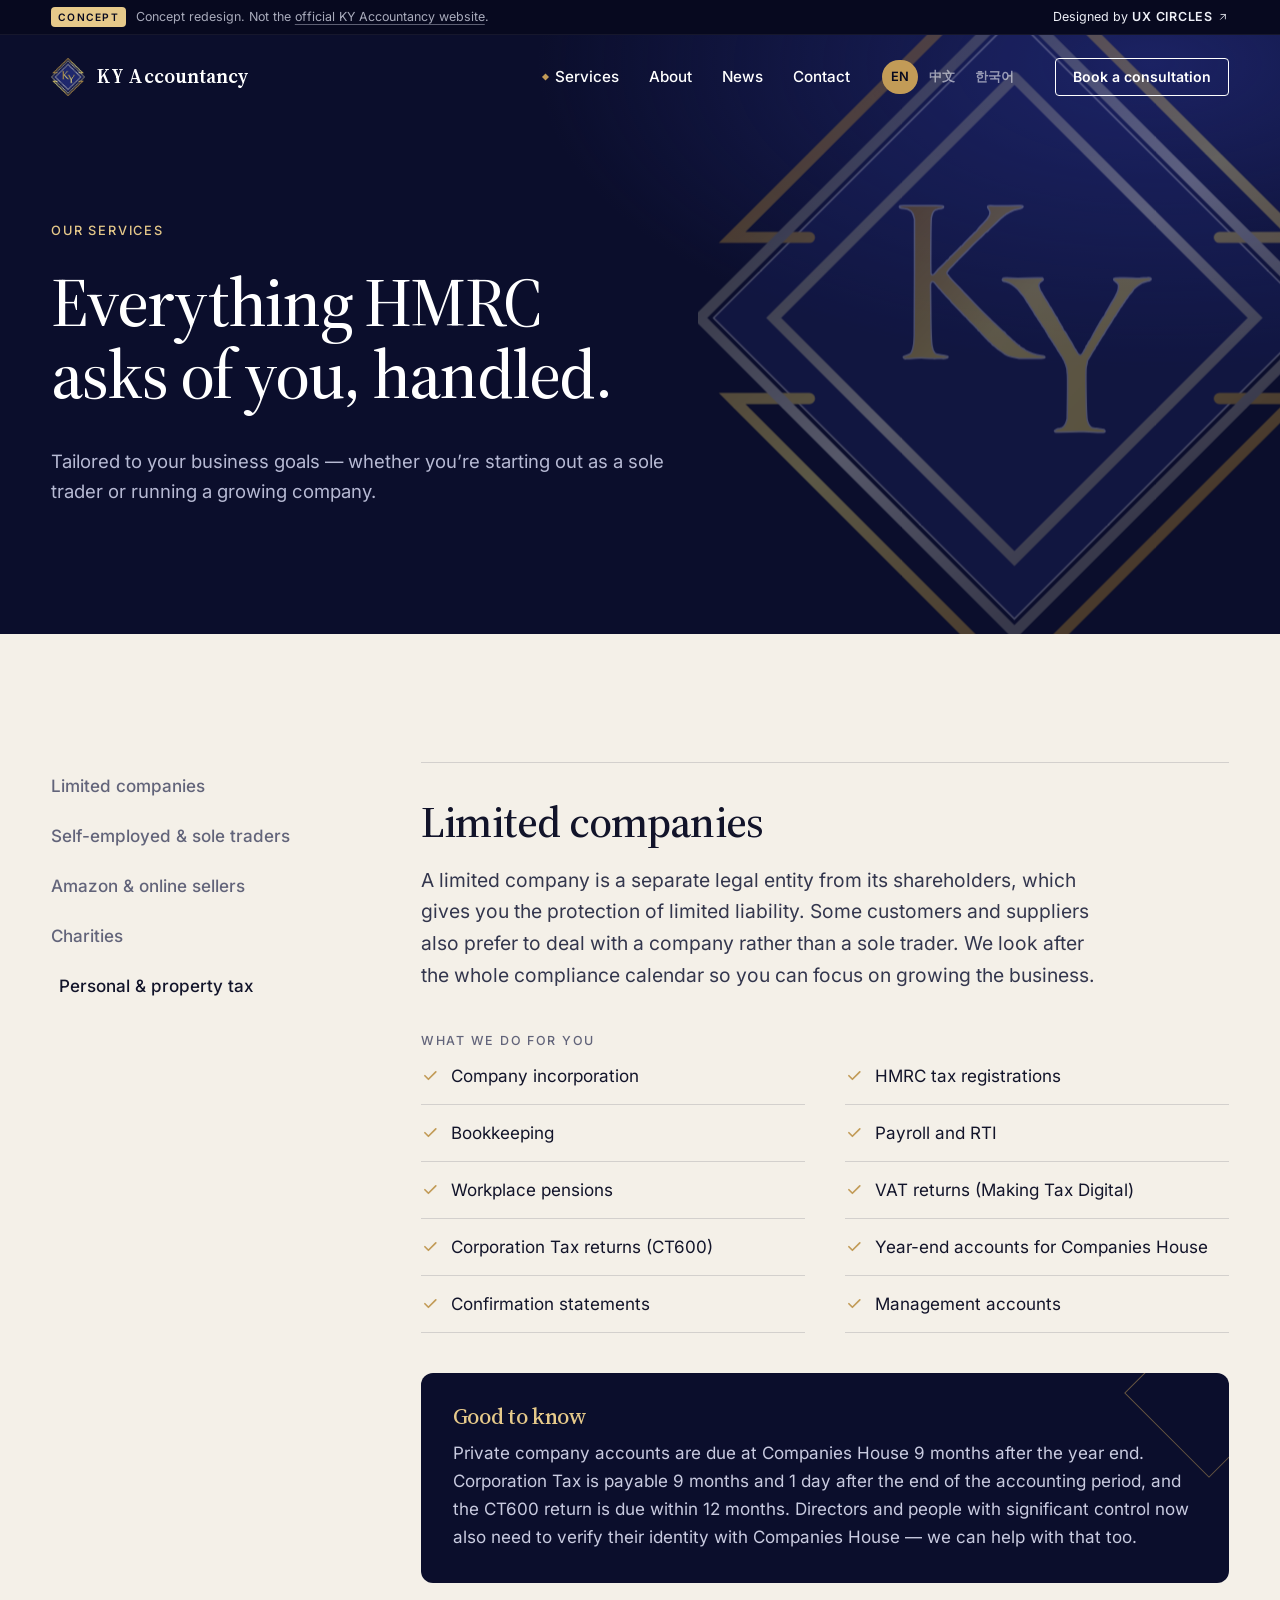
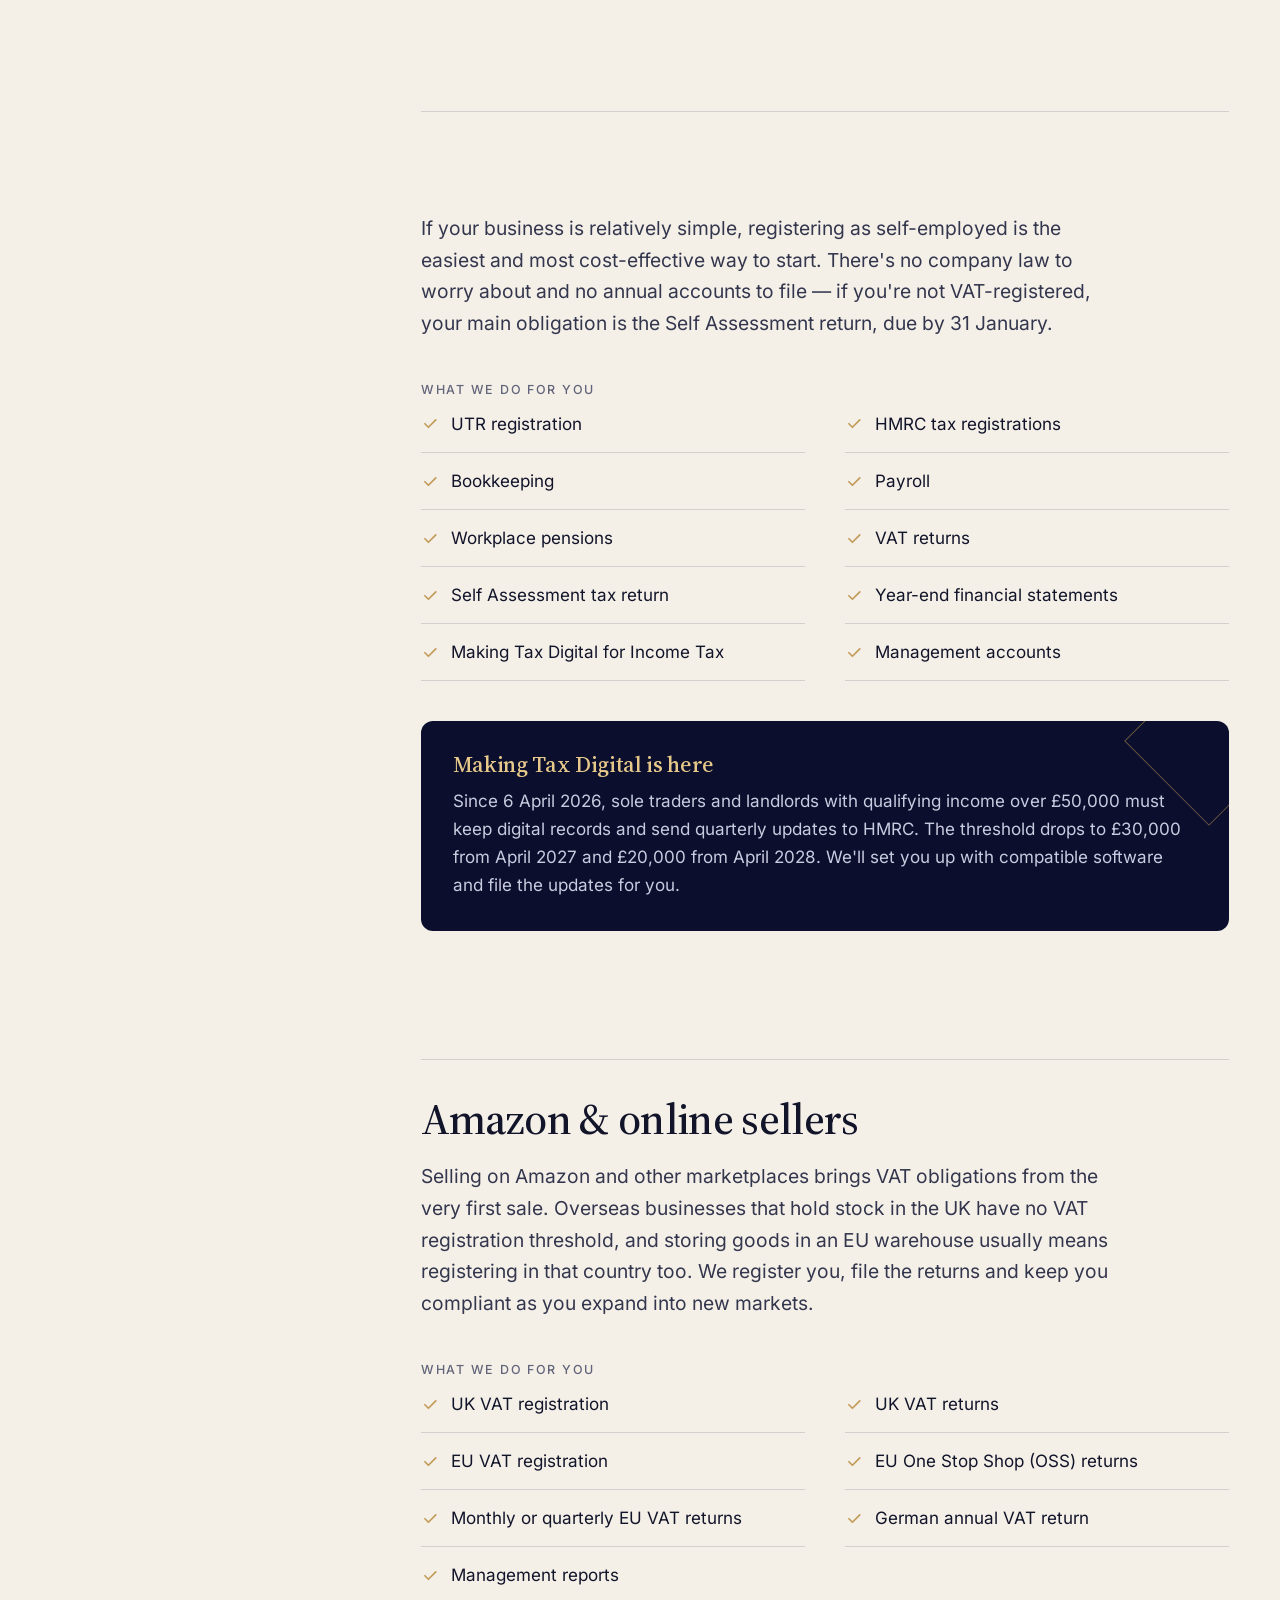
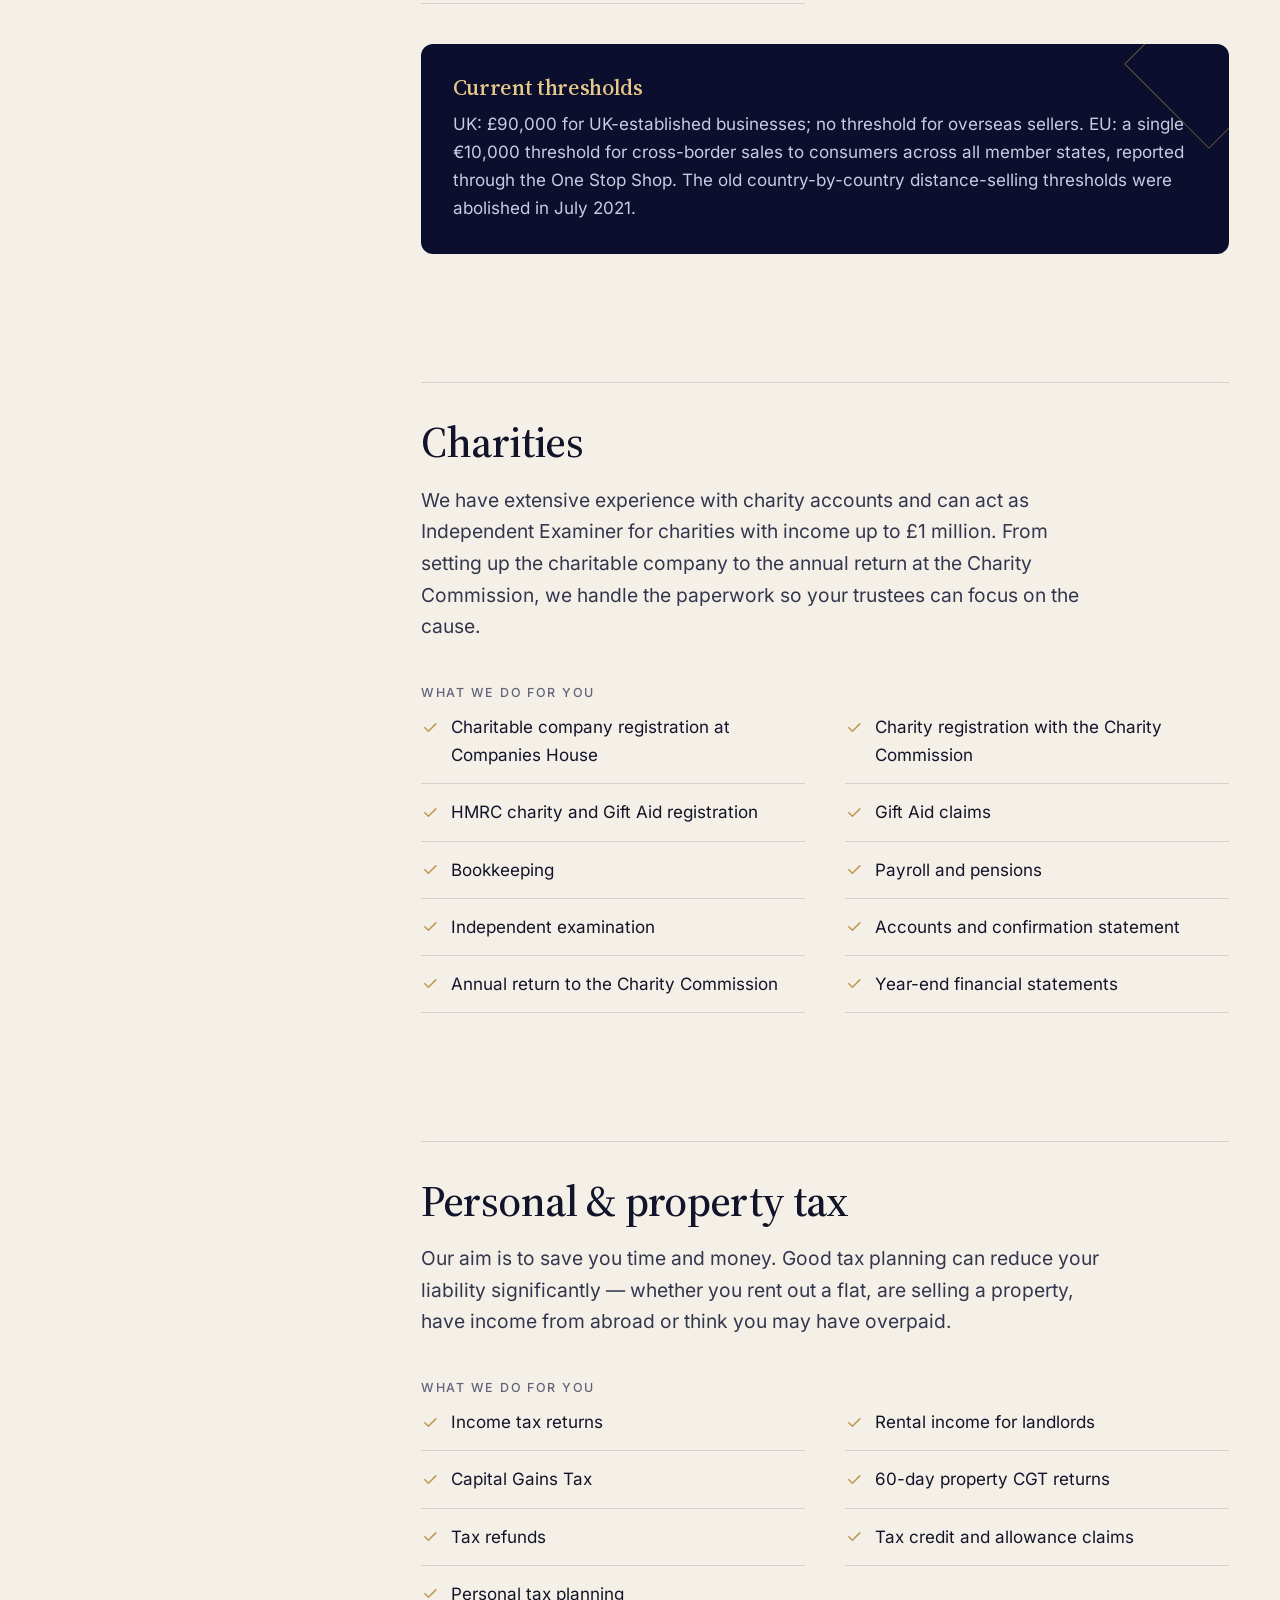
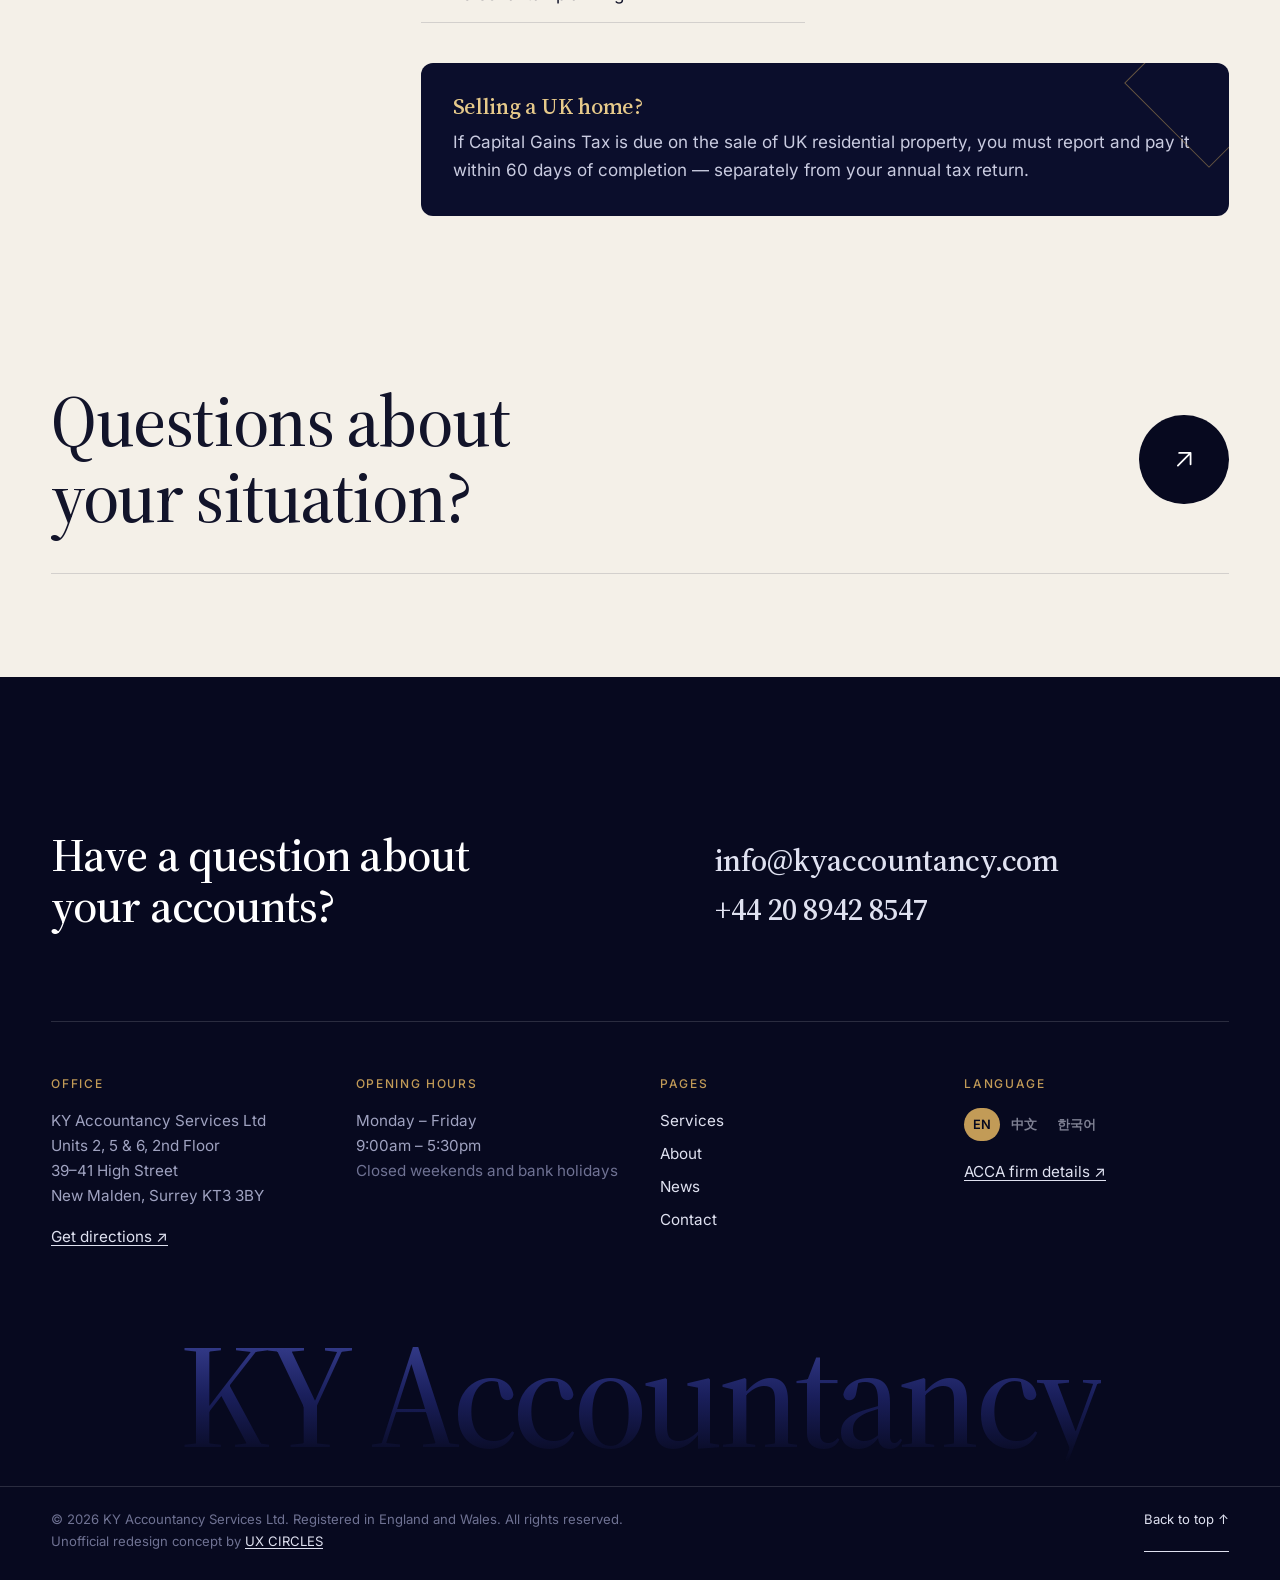
<file: services.html>
<!doctype html>
<html lang="en-GB">
<head>
<meta charset="utf-8">
<meta name="viewport" content="width=device-width, initial-scale=1">
<meta name="robots" content="noindex, nofollow">
<title>Services — limited companies, self-employed, VAT, charities & tax | KY Accountancy</title>
<meta name="description" content="Accounting and tax services in New Malden: company formation, bookkeeping, payroll, VAT, Self Assessment, Amazon and EU VAT, charity independent examination and property tax.">
<link rel="canonical" href="https://www.kyaccountancy.com/services.html">
<link rel="alternate" hreflang="en-GB" href="https://www.kyaccountancy.com/services.html">
<link rel="alternate" hreflang="zh-Hans" href="https://www.kyaccountancy.com/zh/services.html">
<link rel="alternate" hreflang="ko" href="https://www.kyaccountancy.com/ko/services.html">
<link rel="alternate" hreflang="x-default" href="https://www.kyaccountancy.com/services.html">
<meta property="og:title" content="Services — limited companies, self-employed, VAT, charities & tax | KY Accountancy">
<meta property="og:description" content="Accounting and tax services in New Malden: company formation, bookkeeping, payroll, VAT, Self Assessment, Amazon and EU VAT, charity independent examination and property tax.">
<meta property="og:type" content="website">
<meta name="theme-color" content="#0b0e2c">
<link rel="icon" type="image/png" href="assets/img/favicon.png">
<link rel="apple-touch-icon" href="assets/img/apple-touch-icon.jpg">
<link rel="preload" href="assets/fonts/source-serif.woff2" as="font" type="font/woff2" crossorigin>
<link rel="preload" href="assets/fonts/inter-400.woff2" as="font" type="font/woff2" crossorigin>
<link rel="stylesheet" href="assets/css/style.css?v=4bc31d65">
<script>document.documentElement.classList.add("js")</script>
<script type="application/ld+json">{"@context": "https://schema.org", "@type": "AccountingService", "name": "KY Accountancy Services Ltd", "url": "https://www.kyaccountancy.com/", "telephone": "+44 20 8942 8547", "email": "info@kyaccountancy.com", "address": {"@type": "PostalAddress", "streetAddress": "Units 2, 5 & 6, 2nd Floor, 39-41 High Street", "addressLocality": "New Malden", "addressRegion": "Surrey", "postalCode": "KT3 3BY", "addressCountry": "GB"}, "openingHoursSpecification": [{"@type": "OpeningHoursSpecification", "dayOfWeek": ["Monday", "Tuesday", "Wednesday", "Thursday", "Friday"], "opens": "09:00", "closes": "17:30"}], "foundingDate": "2014", "knowsLanguage": ["en", "zh", "ko"]}</script>
</head>
<body class="">
<a class="skip" href="#main">Skip to content</a>
<header class="site-header" data-header>
  <div class="concept-bar" role="note">
    <div class="wrap concept-inner">
      <p><span class="concept-tag">Concept</span><span class="concept-long">Concept redesign. Not the <a href="https://www.kyaccountancy.com/" target="_blank" rel="noopener">official KY Accountancy website</a>.</span></p>
      <a href="https://ux-circles.com/professionals" target="_blank" rel="noopener"><span class="concept-by">Designed by </span><strong>UX CIRCLES</strong> <svg viewBox="0 0 24 24" aria-hidden="true"><path d="M7 17 17 7M8 7h9v9"/></svg></a>
    </div>
  </div>
  <div class="wrap header-inner">
    <a class="brand" href="./" aria-label="KY Accountancy — home">
      <img src="assets/img/logo-mark.png" alt="" width="34" height="39">
      <span class="brand-name">KY Accountancy</span>
    </a>
    <nav class="main-nav" aria-label="Main"><a href="services.html" aria-current="page"><span class="roll" data-text="Services"><span>Services</span></span></a><a href="about.html"><span class="roll" data-text="About"><span>About</span></span></a><a href="news.html"><span class="roll" data-text="News"><span>News</span></span></a><a href="contact.html"><span class="roll" data-text="Contact"><span>Contact</span></span></a></nav>
    <div class="lang" role="group" aria-label="Language"><a href="services.html" lang="en-GB" hreflang="en-GB" aria-current="true">EN</a><a href="zh/services.html" lang="zh-Hans" hreflang="zh-Hans">中文</a><a href="ko/services.html" lang="ko" hreflang="ko">한국어</a></div>
    <a class="btn btn-pill header-cta" href="contact.html"><span class="roll" data-text="Book a consultation"><span>Book a consultation</span></span></a>
    <button class="menu-btn" aria-expanded="false" aria-controls="menu"><span class="menu-lines"><span></span><span></span></span><span class="sr">Menu</span></button>
  </div>
</header>
<div class="menu" id="menu" hidden>
  <div class="wrap menu-inner">
    <ul class="menu-links"><li><a href="services.html" aria-current="page"><span class="mn">01</span>Services</a></li><li><a href="about.html"><span class="mn">02</span>About</a></li><li><a href="news.html"><span class="mn">03</span>News</a></li><li><a href="contact.html"><span class="mn">04</span>Contact</a></li></ul>
    <div class="menu-foot">
      <a href="tel:+442089428547">+44 20 8942 8547</a>
      <a href="mailto:info@kyaccountancy.com">info@kyaccountancy.com</a>
      <div class="lang" role="group" aria-label="Language"><a href="services.html" lang="en-GB" hreflang="en-GB" aria-current="true">EN</a><a href="zh/services.html" lang="zh-Hans" hreflang="zh-Hans">中文</a><a href="ko/services.html" lang="ko" hreflang="ko">한국어</a></div>
    </div>
  </div>
</div>
<main id="main">

<section class="page-hero dark">
  <div class="hero-diamond hero-diamond-sm"><svg class="diamond" viewBox="100 50 715 860" aria-hidden="true">
  <defs>
    <linearGradient id="ky-gold" gradientUnits="userSpaceOnUse" x1="133" y1="73" x2="782" y2="889">
      <stop offset="0" stop-color="#b3842e"/><stop offset=".22" stop-color="#b98933"/><stop offset=".5" stop-color="#f3e27a"/><stop offset=".78" stop-color="#bd8d31"/><stop offset="1" stop-color="#b3842e"/>
    </linearGradient>
    <linearGradient id="ky-silver" gradientUnits="userSpaceOnUse" x1="133" y1="73" x2="782" y2="889">
      <stop offset="0" stop-color="#83827e"/><stop offset=".25" stop-color="#8a8984"/><stop offset=".5" stop-color="#e4e3de"/><stop offset=".75" stop-color="#8f8b88"/><stop offset="1" stop-color="#83827e"/>
    </linearGradient>
    <linearGradient id="ky-letter" gradientUnits="userSpaceOnUse" x1="330" y1="360" x2="610" y2="610">
      <stop offset="0" stop-color="#b8892f"/><stop offset=".45" stop-color="#f6e07a"/><stop offset="1" stop-color="#e9cf62"/>
    </linearGradient>
  </defs>
  <path class="fill" d="M457.5 141 797.5 481 457.5 821 117.5 481Z" fill="#1e2569"/>
  <g fill="none" stroke-width="12.5" stroke-linejoin="miter" stroke-miterlimit="10">
    <path class="d d1" pathLength="1" d="M226 390H138.5L457.5 71 776.5 390H689" stroke="url(#ky-gold)"/>
    <path class="d d1" pathLength="1" d="M226 572H138.5L457.5 891 776.5 572H689" stroke="url(#ky-gold)"/>
    <path class="d d2" pathLength="1" d="M457.5 125.5 813 481 457.5 836.5 102 481Z" stroke="url(#ky-silver)" stroke-width="12"/>
    <path class="d d3" pathLength="1" d="M457.5 209 729.5 481 457.5 753 185.5 481Z" stroke="url(#ky-silver)" stroke-width="12"/>
  </g>
  <path class="ky" fill="url(#ky-letter)" d="M503.7 609.9C502.5 609.4 502.4 608.5 503.4 607.9C504.6 607.1 507.5 606.0 509.1 605.9C511.1 605.6 511.6 605.4 513.3 603.6C515.0 601.8 515.4 601.1 516.3 597.8L517.1 595.1L517.3 585.1C517.6 565.0 517.7 546.0 517.3 544.0C517.2 543.0 517.0 541.5 517.0 540.6C517.0 538.7 516.4 536.2 515.6 534.2C515.3 533.3 514.7 531.8 514.3 530.9C514.0 529.9 513.5 528.7 513.1 528.2C512.8 527.8 512.3 526.8 512.0 526.1C511.7 525.4 511.2 524.6 510.9 524.2C510.6 523.9 509.7 522.5 508.9 521.2C508.0 519.8 506.9 518.0 506.3 517.1C505.7 516.1 504.9 514.8 504.6 514.1C504.2 513.4 503.5 512.4 503.0 511.8C502.4 511.2 502.0 510.6 502.0 510.4C502.0 510.2 501.6 509.4 501.1 508.7C500.6 508.0 499.9 506.9 499.5 506.2C499.2 505.6 498.3 504.5 497.7 503.7C497.0 502.8 496.2 501.6 495.9 500.9C495.6 500.2 494.8 498.9 494.3 498.0C493.7 497.1 492.9 495.7 492.5 494.8C492.1 494.0 491.3 492.8 490.8 492.2C490.3 491.5 489.4 490.3 488.9 489.5C487.1 486.5 485.9 484.6 485.2 483.8C484.8 483.4 484.2 482.4 483.8 481.7C483.5 481.0 482.8 480.0 482.3 479.4C481.9 478.9 481.1 477.7 480.6 476.8C479.8 475.2 477.3 471.2 475.5 468.6C475.1 468.1 474.4 466.9 474.0 466.1C473.6 465.3 472.9 464.3 472.6 464.0C472.3 463.7 471.7 462.7 471.2 462.0C469.7 459.3 466.6 454.9 465.8 454.1C465.3 453.7 464.6 452.9 464.2 452.2C463.0 450.6 459.1 446.4 457.8 445.5C457.1 445.0 456.0 444.2 455.2 443.5C453.3 442.0 450.3 440.6 447.6 440.0C446.3 439.8 445.0 439.4 444.6 439.2C443.8 438.6 443.6 437.7 444.1 436.9C444.7 435.9 446.0 435.7 449.1 435.9C452.2 436.1 473.5 436.1 482.8 435.8L489.0 435.7L489.6 436.3C490.7 437.4 490.1 438.5 487.8 439.8C486.0 440.8 485.2 442.0 485.0 443.8C485.0 444.8 485.1 445.5 485.5 446.4C485.8 447.0 486.0 447.7 486.0 447.8C486.0 448.5 487.3 451.1 488.6 453.0C489.3 454.2 490.9 456.8 492.0 458.8C493.2 460.8 494.5 462.8 494.9 463.4C495.3 463.9 496.0 465.0 496.3 465.8C496.7 466.6 497.2 467.6 497.5 468.0C498.2 468.8 500.9 473.3 502.7 476.7C503.5 478.1 504.6 479.6 505.1 480.1C505.6 480.6 506.0 481.4 506.2 482.0C506.5 483.1 507.5 484.9 510.1 489.0C510.9 490.2 511.8 492.0 512.2 493.0C512.7 494.4 513.1 495.0 513.8 495.6C514.4 496.1 515.2 497.1 515.8 498.4C517.8 502.1 519.1 504.4 519.9 505.5C520.8 506.8 523.6 511.6 524.7 513.9C525.1 514.7 525.8 515.8 526.2 516.4C526.7 516.9 527.4 518.0 527.8 518.8C528.8 520.8 530.9 523.0 531.8 523.0C533.3 523.0 534.0 522.3 535.1 520.0C535.7 518.9 536.6 517.2 537.2 516.3C537.8 515.4 538.2 514.5 538.2 514.3C538.2 513.8 539.1 512.2 539.7 511.6C540.0 511.4 540.4 510.6 540.6 509.9C540.9 509.1 541.5 508.1 542.1 507.2C542.8 506.5 544.0 504.6 544.8 503.0C546.7 499.3 548.4 496.1 549.3 494.6C551.4 491.1 552.8 488.7 553.6 487.1C554.1 486.2 554.8 484.9 555.2 484.4C555.7 483.8 556.4 482.7 556.8 481.9C557.2 481.1 558.0 480.0 558.5 479.5C559.1 478.9 559.6 478.2 559.8 477.5C560.2 476.0 560.9 474.7 563.3 470.9C564.4 469.1 565.6 467.1 565.9 466.4C566.2 465.7 566.9 464.6 567.3 464.0C568.7 461.9 571.6 456.9 572.2 455.4C572.5 454.6 573.3 453.0 573.8 451.9C574.7 450.0 574.8 449.6 575.0 447.1C575.2 445.4 575.1 444.0 575.0 443.4C574.6 442.1 573.2 440.7 571.5 439.7C570.0 438.9 569.3 438.0 569.6 437.0C570.0 435.8 570.4 435.8 582.0 435.9C588.0 436.0 593.8 436.1 594.9 436.3C596.4 436.4 597.5 436.4 599.8 436.1C601.6 435.8 603.4 435.7 604.8 435.8C606.2 435.9 607.3 435.9 608.0 435.6C609.9 435.1 612.1 436.0 612.0 437.2C611.8 438.2 610.5 438.9 607.8 439.5C602.7 440.7 599.8 442.0 597.0 444.6C595.9 445.6 594.4 446.8 593.7 447.3C592.7 447.9 592.2 448.5 591.8 449.4C591.4 450.1 590.6 451.3 589.9 452.1C588.0 454.0 586.6 455.7 585.7 457.3C585.3 458.0 584.5 459.2 583.9 459.9C583.3 460.6 582.6 461.6 582.3 462.2C582.0 462.8 581.4 463.7 580.9 464.2C580.4 464.7 579.9 465.6 579.6 466.1C579.4 466.7 578.7 467.7 578.0 468.4C577.3 469.1 576.5 470.2 576.2 470.9C575.9 471.6 575.1 472.9 574.5 473.9C573.8 474.8 572.9 476.3 572.5 477.1C572.0 477.9 571.2 479.1 570.7 479.7C570.2 480.2 569.5 481.2 569.2 481.9C568.6 483.1 566.1 487.1 562.1 493.1C560.3 495.9 559.9 496.7 559.1 498.3C558.8 498.8 558.1 499.9 557.5 500.7C557.0 501.5 555.7 503.4 554.9 504.8C554.0 506.3 553.0 507.9 552.6 508.3C552.3 508.7 551.9 509.4 551.8 509.9C551.6 510.4 551.1 511.3 550.5 511.9C549.9 512.4 549.3 513.5 549.0 514.2C548.8 514.8 547.8 516.5 546.9 517.8C546.0 519.1 544.8 521.1 544.3 522.2C543.4 523.9 542.4 525.6 540.8 528.0C540.5 528.5 540.2 529.1 540.1 529.4C539.7 531.9 538.9 535.5 538.7 536.1C538.3 537.6 538.2 550.3 538.5 569.2C538.8 589.5 539.0 593.3 539.9 596.9C540.9 600.9 541.3 601.8 543.2 603.6C544.4 604.8 545.1 605.2 545.8 605.3C546.2 605.4 547.6 605.6 548.8 605.7C549.9 605.9 552.0 606.2 553.3 606.5C554.7 606.8 556.4 607.0 557.2 607.0C558.3 607.0 558.6 607.1 559.3 607.7C560.3 608.7 560.2 609.4 559.1 610.0C558.4 610.3 543.9 610.0 536.0 609.5C531.2 609.2 521.7 609.4 507.2 610.1C505.2 610.2 504.4 610.2 503.7 609.9ZM333.1 526.8C330.9 525.4 331.6 524.3 335.0 523.5C336.7 523.1 339.4 521.9 340.2 521.2C341.4 520.1 342.9 515.6 343.7 510.6C343.9 509.9 344.1 505.6 344.3 501.0C344.5 494.6 344.6 478.4 344.6 431.1L344.6 369.6L344.0 367.2C343.4 364.2 342.1 361.6 340.7 360.4C338.6 358.6 334.9 357.3 332.2 357.2C329.9 357.2 328.6 356.9 327.9 356.3C327.3 355.7 327.5 354.7 328.3 354.3C328.7 354.2 332.0 354.1 337.6 354.2C352.6 354.3 360.1 354.3 367.7 354.1C375.1 354.0 376.6 354.1 377.3 354.9C377.7 355.4 377.2 356.4 376.3 356.8C375.9 357.1 374.6 357.4 373.5 357.6C372.3 357.8 370.8 358.1 370.1 358.3C367.6 358.8 365.2 361.4 364.5 364.4C364.3 365.2 364.0 366.5 363.8 367.2C363.2 369.4 363.1 377.6 363.0 405.3C362.9 430.1 362.9 430.4 363.4 431.3C364.3 432.9 366.2 432.5 367.8 430.4C369.2 428.5 374.9 422.5 377.1 420.6C378.1 419.7 379.5 418.3 380.0 417.6C380.5 416.9 381.5 416.0 382.1 415.7C382.8 415.3 383.3 414.7 383.8 413.9C384.2 413.2 384.7 412.4 385.0 412.2C386.1 411.4 395.5 401.9 396.1 401.2C396.3 400.8 397.1 400.1 397.9 399.7C398.8 399.2 399.3 398.7 399.6 398.1C399.9 397.5 402.2 395.1 405.3 392.0C408.2 389.2 411.1 386.3 411.7 385.6C412.3 384.9 413.3 384.0 413.9 383.6C414.5 383.2 415.2 382.4 415.6 381.7C416.5 380.2 418.8 377.5 422.5 373.9C425.6 370.8 427.8 368.0 429.0 365.5C430.4 362.4 430.3 360.6 428.6 358.5C427.3 356.7 426.9 355.8 427.2 355.1C427.4 354.8 427.7 354.4 428.1 354.3C428.4 354.2 431.6 354.2 435.2 354.3C438.9 354.4 445.8 354.4 450.6 354.3C465.9 353.9 467.4 354.0 467.2 355.4C467.1 356.0 464.5 357.3 462.5 357.8C459.4 358.4 454.1 360.3 452.7 361.2C452.0 361.8 450.6 362.5 449.7 362.9C448.8 363.3 448.0 363.9 447.8 364.1C447.6 364.4 446.8 364.9 446.1 365.4C445.3 365.9 444.8 366.4 444.8 366.5C444.8 366.6 444.2 367.1 443.4 367.6C442.7 368.1 441.4 369.2 440.5 370.1C439.6 371.0 436.5 374.0 433.6 376.7C430.7 379.3 428.1 381.9 427.8 382.4C427.5 382.8 426.7 383.5 425.9 384.0C425.1 384.4 424.3 385.0 424.1 385.4C423.9 385.7 421.6 387.9 419.1 390.3C416.5 392.7 412.8 396.3 410.8 398.3C408.8 400.4 405.9 403.3 404.4 404.8C400.8 408.3 398.8 410.3 394.4 414.9C393.6 415.7 392.7 416.7 392.4 417.0C392.0 417.3 390.6 418.8 389.3 420.2C388.0 421.7 386.4 423.2 385.8 423.7C384.5 424.8 382.2 427.8 381.4 429.4C380.8 430.8 381.0 431.6 382.1 432.3C382.6 432.6 383.3 433.3 383.5 433.8C384.0 434.8 392.5 443.9 396.0 447.3C396.8 448.1 397.8 449.1 398.1 449.7C398.5 450.2 400.0 451.9 401.5 453.4C403.0 454.9 405.7 457.7 407.5 459.6C411.7 464.1 426.5 479.0 429.0 481.3C430.0 482.3 433.0 485.1 435.5 487.6C443.4 495.2 444.4 496.2 445.5 496.7C446.1 497.1 446.8 497.7 447.4 498.6C447.9 499.5 448.9 500.4 450.1 501.3C451.1 502.1 452.6 503.4 453.4 504.3C454.1 505.2 455.3 506.3 456.0 506.8C456.6 507.2 458.1 508.5 459.2 509.7C460.5 510.8 461.8 511.9 462.4 512.1C463.0 512.3 463.6 512.8 463.8 513.2C464.1 513.7 464.9 514.2 465.9 514.8C466.9 515.2 468.1 516.0 468.7 516.5C469.9 517.6 476.6 521.0 479.0 521.7C481.1 522.4 485.0 523.2 487.8 523.5C490.7 523.9 492.0 524.4 492.0 525.2C492.0 525.6 491.8 525.9 490.8 526.3C489.6 526.9 489.5 526.9 476.2 526.8L462.9 526.8L459.1 526.0C454.8 525.1 449.3 523.4 448.1 522.6C447.6 522.3 446.9 521.8 446.4 521.6C446.0 521.4 444.9 520.6 444.0 519.9C443.1 519.2 442.0 518.4 441.5 518.1C440.5 517.6 436.7 514.6 435.6 513.5C435.2 513.1 434.4 512.4 433.7 512.1C432.9 511.7 432.4 511.2 432.0 510.5C431.6 509.8 430.8 509.0 430.1 508.5C429.0 507.7 421.1 499.6 419.1 497.1C418.7 496.6 418.0 496.0 417.6 495.8C417.1 495.6 416.6 495.1 416.4 494.6C416.1 494.1 413.3 491.0 410.1 487.8C406.9 484.5 404.0 481.5 403.7 481.0C403.4 480.5 402.6 479.9 402.0 479.5C401.4 479.1 400.6 478.4 400.4 477.9C400.1 477.4 398.7 475.8 397.2 474.3C387.8 464.7 386.2 463.0 385.8 462.4C385.7 462.1 384.6 460.9 383.4 459.6C378.7 454.6 375.3 450.8 374.5 449.7C374.1 449.1 373.4 448.3 372.9 448.0C372.4 447.7 371.8 447.1 371.5 446.5C371.2 446.0 370.3 445.0 369.6 444.2C368.9 443.4 368.1 442.3 367.7 441.8C367.0 440.7 365.8 440.0 364.6 440.0C364.2 440.0 363.8 440.3 363.3 441.0C362.8 441.9 362.7 442.3 362.7 443.6C362.7 444.4 362.8 457.0 363.0 471.5C363.2 501.2 363.5 509.7 364.7 513.8C365.0 514.8 365.3 516.0 365.4 516.5C365.5 517.6 367.7 521.1 368.6 521.6C368.9 521.8 369.9 522.1 370.8 522.2C377.9 523.4 381.1 524.0 382.0 524.5C382.9 525.0 382.6 525.7 381.2 526.2C379.3 526.9 377.9 527.0 375.5 526.8C374.1 526.6 372.3 526.6 370.0 526.8C367.6 527.0 366.1 527.0 365.2 526.8C362.7 526.3 349.5 526.1 345.9 526.5C344.1 526.7 341.3 526.9 339.6 526.9C338.0 527.0 336.0 527.1 335.2 527.1C334.1 527.3 333.7 527.2 333.1 526.8Z"/>
</svg></div>
  <div class="wrap">
    <p class="label">Our services</p>
    <h1 class="display split"><span class="line"><span>Everything HMRC</span></span><span class="line"><span>asks of you, handled.</span></span></h1>
    <p class="page-lead reveal-up">Tailored to your business goals — whether you’re starting out as a sole trader or running a growing company.</p>
  </div>
</section>
<div class="wrap svc-layout">
  <nav class="toc" aria-label="Services"><ul><li><a href="#limited-company">Limited companies</a></li><li><a href="#self-employed">Self-employed &amp; sole traders</a></li><li><a href="#online-sellers">Amazon &amp; online sellers</a></li><li><a href="#charities">Charities</a></li><li><a href="#personal-tax">Personal &amp; property tax</a></li></ul></nav>
  <div class="svc-body">
    <section class="svc-section" id="limited-company">
      <h2 class="h-lg split"><span class="line"><span>Limited companies</span></span></h2>
      <p class="svc-intro reveal-up">A limited company is a separate legal entity from its shareholders, which gives you the protection of limited liability. Some customers and suppliers also prefer to deal with a company rather than a sole trader. We look after the whole compliance calendar so you can focus on growing the business.</p>
      <h3 class="list-h">What we do for you</h3>
      <ul class="check-list"><li><svg viewBox="0 0 24 24" aria-hidden="true"><path d="m5 12.5 4.5 4.5L19 7.5"/></svg><span>Company incorporation</span></li><li><svg viewBox="0 0 24 24" aria-hidden="true"><path d="m5 12.5 4.5 4.5L19 7.5"/></svg><span>HMRC tax registrations</span></li><li><svg viewBox="0 0 24 24" aria-hidden="true"><path d="m5 12.5 4.5 4.5L19 7.5"/></svg><span>Bookkeeping</span></li><li><svg viewBox="0 0 24 24" aria-hidden="true"><path d="m5 12.5 4.5 4.5L19 7.5"/></svg><span>Payroll and RTI</span></li><li><svg viewBox="0 0 24 24" aria-hidden="true"><path d="m5 12.5 4.5 4.5L19 7.5"/></svg><span>Workplace pensions</span></li><li><svg viewBox="0 0 24 24" aria-hidden="true"><path d="m5 12.5 4.5 4.5L19 7.5"/></svg><span>VAT returns (Making Tax Digital)</span></li><li><svg viewBox="0 0 24 24" aria-hidden="true"><path d="m5 12.5 4.5 4.5L19 7.5"/></svg><span>Corporation Tax returns (CT600)</span></li><li><svg viewBox="0 0 24 24" aria-hidden="true"><path d="m5 12.5 4.5 4.5L19 7.5"/></svg><span>Year-end accounts for Companies House</span></li><li><svg viewBox="0 0 24 24" aria-hidden="true"><path d="m5 12.5 4.5 4.5L19 7.5"/></svg><span>Confirmation statements</span></li><li><svg viewBox="0 0 24 24" aria-hidden="true"><path d="m5 12.5 4.5 4.5L19 7.5"/></svg><span>Management accounts</span></li></ul>
      <aside class="note reveal-up"><h3>Good to know</h3><p>Private company accounts are due at Companies House 9 months after the year end. Corporation Tax is payable 9 months and 1 day after the end of the accounting period, and the CT600 return is due within 12 months. Directors and people with significant control now also need to verify their identity with Companies House — we can help with that too.</p></aside>
    </section>
    <section class="svc-section" id="self-employed">
      <h2 class="h-lg split"><span class="line"><span>Self-employed &amp; sole traders</span></span></h2>
      <p class="svc-intro reveal-up">If your business is relatively simple, registering as self-employed is the easiest and most cost-effective way to start. There's no company law to worry about and no annual accounts to file — if you're not VAT-registered, your main obligation is the Self Assessment return, due by 31 January.</p>
      <h3 class="list-h">What we do for you</h3>
      <ul class="check-list"><li><svg viewBox="0 0 24 24" aria-hidden="true"><path d="m5 12.5 4.5 4.5L19 7.5"/></svg><span>UTR registration</span></li><li><svg viewBox="0 0 24 24" aria-hidden="true"><path d="m5 12.5 4.5 4.5L19 7.5"/></svg><span>HMRC tax registrations</span></li><li><svg viewBox="0 0 24 24" aria-hidden="true"><path d="m5 12.5 4.5 4.5L19 7.5"/></svg><span>Bookkeeping</span></li><li><svg viewBox="0 0 24 24" aria-hidden="true"><path d="m5 12.5 4.5 4.5L19 7.5"/></svg><span>Payroll</span></li><li><svg viewBox="0 0 24 24" aria-hidden="true"><path d="m5 12.5 4.5 4.5L19 7.5"/></svg><span>Workplace pensions</span></li><li><svg viewBox="0 0 24 24" aria-hidden="true"><path d="m5 12.5 4.5 4.5L19 7.5"/></svg><span>VAT returns</span></li><li><svg viewBox="0 0 24 24" aria-hidden="true"><path d="m5 12.5 4.5 4.5L19 7.5"/></svg><span>Self Assessment tax return</span></li><li><svg viewBox="0 0 24 24" aria-hidden="true"><path d="m5 12.5 4.5 4.5L19 7.5"/></svg><span>Year-end financial statements</span></li><li><svg viewBox="0 0 24 24" aria-hidden="true"><path d="m5 12.5 4.5 4.5L19 7.5"/></svg><span>Making Tax Digital for Income Tax</span></li><li><svg viewBox="0 0 24 24" aria-hidden="true"><path d="m5 12.5 4.5 4.5L19 7.5"/></svg><span>Management accounts</span></li></ul>
      <aside class="note reveal-up"><h3>Making Tax Digital is here</h3><p>Since 6 April 2026, sole traders and landlords with qualifying income over £50,000 must keep digital records and send quarterly updates to HMRC. The threshold drops to £30,000 from April 2027 and £20,000 from April 2028. We'll set you up with compatible software and file the updates for you.</p></aside>
    </section>
    <section class="svc-section" id="online-sellers">
      <h2 class="h-lg split"><span class="line"><span>Amazon &amp; online sellers</span></span></h2>
      <p class="svc-intro reveal-up">Selling on Amazon and other marketplaces brings VAT obligations from the very first sale. Overseas businesses that hold stock in the UK have no VAT registration threshold, and storing goods in an EU warehouse usually means registering in that country too. We register you, file the returns and keep you compliant as you expand into new markets.</p>
      <h3 class="list-h">What we do for you</h3>
      <ul class="check-list"><li><svg viewBox="0 0 24 24" aria-hidden="true"><path d="m5 12.5 4.5 4.5L19 7.5"/></svg><span>UK VAT registration</span></li><li><svg viewBox="0 0 24 24" aria-hidden="true"><path d="m5 12.5 4.5 4.5L19 7.5"/></svg><span>UK VAT returns</span></li><li><svg viewBox="0 0 24 24" aria-hidden="true"><path d="m5 12.5 4.5 4.5L19 7.5"/></svg><span>EU VAT registration</span></li><li><svg viewBox="0 0 24 24" aria-hidden="true"><path d="m5 12.5 4.5 4.5L19 7.5"/></svg><span>EU One Stop Shop (OSS) returns</span></li><li><svg viewBox="0 0 24 24" aria-hidden="true"><path d="m5 12.5 4.5 4.5L19 7.5"/></svg><span>Monthly or quarterly EU VAT returns</span></li><li><svg viewBox="0 0 24 24" aria-hidden="true"><path d="m5 12.5 4.5 4.5L19 7.5"/></svg><span>German annual VAT return</span></li><li><svg viewBox="0 0 24 24" aria-hidden="true"><path d="m5 12.5 4.5 4.5L19 7.5"/></svg><span>Management reports</span></li></ul>
      <aside class="note reveal-up"><h3>Current thresholds</h3><p>UK: £90,000 for UK-established businesses; no threshold for overseas sellers. EU: a single €10,000 threshold for cross-border sales to consumers across all member states, reported through the One Stop Shop. The old country-by-country distance-selling thresholds were abolished in July 2021.</p></aside>
    </section>
    <section class="svc-section" id="charities">
      <h2 class="h-lg split"><span class="line"><span>Charities</span></span></h2>
      <p class="svc-intro reveal-up">We have extensive experience with charity accounts and can act as Independent Examiner for charities with income up to £1 million. From setting up the charitable company to the annual return at the Charity Commission, we handle the paperwork so your trustees can focus on the cause.</p>
      <h3 class="list-h">What we do for you</h3>
      <ul class="check-list"><li><svg viewBox="0 0 24 24" aria-hidden="true"><path d="m5 12.5 4.5 4.5L19 7.5"/></svg><span>Charitable company registration at Companies House</span></li><li><svg viewBox="0 0 24 24" aria-hidden="true"><path d="m5 12.5 4.5 4.5L19 7.5"/></svg><span>Charity registration with the Charity Commission</span></li><li><svg viewBox="0 0 24 24" aria-hidden="true"><path d="m5 12.5 4.5 4.5L19 7.5"/></svg><span>HMRC charity and Gift Aid registration</span></li><li><svg viewBox="0 0 24 24" aria-hidden="true"><path d="m5 12.5 4.5 4.5L19 7.5"/></svg><span>Gift Aid claims</span></li><li><svg viewBox="0 0 24 24" aria-hidden="true"><path d="m5 12.5 4.5 4.5L19 7.5"/></svg><span>Bookkeeping</span></li><li><svg viewBox="0 0 24 24" aria-hidden="true"><path d="m5 12.5 4.5 4.5L19 7.5"/></svg><span>Payroll and pensions</span></li><li><svg viewBox="0 0 24 24" aria-hidden="true"><path d="m5 12.5 4.5 4.5L19 7.5"/></svg><span>Independent examination</span></li><li><svg viewBox="0 0 24 24" aria-hidden="true"><path d="m5 12.5 4.5 4.5L19 7.5"/></svg><span>Accounts and confirmation statement</span></li><li><svg viewBox="0 0 24 24" aria-hidden="true"><path d="m5 12.5 4.5 4.5L19 7.5"/></svg><span>Annual return to the Charity Commission</span></li><li><svg viewBox="0 0 24 24" aria-hidden="true"><path d="m5 12.5 4.5 4.5L19 7.5"/></svg><span>Year-end financial statements</span></li></ul>
      
    </section>
    <section class="svc-section" id="personal-tax">
      <h2 class="h-lg split"><span class="line"><span>Personal &amp; property tax</span></span></h2>
      <p class="svc-intro reveal-up">Our aim is to save you time and money. Good tax planning can reduce your liability significantly — whether you rent out a flat, are selling a property, have income from abroad or think you may have overpaid.</p>
      <h3 class="list-h">What we do for you</h3>
      <ul class="check-list"><li><svg viewBox="0 0 24 24" aria-hidden="true"><path d="m5 12.5 4.5 4.5L19 7.5"/></svg><span>Income tax returns</span></li><li><svg viewBox="0 0 24 24" aria-hidden="true"><path d="m5 12.5 4.5 4.5L19 7.5"/></svg><span>Rental income for landlords</span></li><li><svg viewBox="0 0 24 24" aria-hidden="true"><path d="m5 12.5 4.5 4.5L19 7.5"/></svg><span>Capital Gains Tax</span></li><li><svg viewBox="0 0 24 24" aria-hidden="true"><path d="m5 12.5 4.5 4.5L19 7.5"/></svg><span>60-day property CGT returns</span></li><li><svg viewBox="0 0 24 24" aria-hidden="true"><path d="m5 12.5 4.5 4.5L19 7.5"/></svg><span>Tax refunds</span></li><li><svg viewBox="0 0 24 24" aria-hidden="true"><path d="m5 12.5 4.5 4.5L19 7.5"/></svg><span>Tax credit and allowance claims</span></li><li><svg viewBox="0 0 24 24" aria-hidden="true"><path d="m5 12.5 4.5 4.5L19 7.5"/></svg><span>Personal tax planning</span></li></ul>
      <aside class="note reveal-up"><h3>Selling a UK home?</h3><p>If Capital Gains Tax is due on the sale of UK residential property, you must report and pay it within 60 days of completion — separately from your annual tax return.</p></aside>
    </section>
  </div>
</div>

<section class="section cta-sec cta-sec-sm">
  <div class="wrap">
    <a class="giant-cta" href="contact.html">
      <span class="giant-cta-t split"><span class="line"><span>Questions about</span></span><span class="line"><span>your situation?</span></span></span>
      <span class="giant-cta-c"><svg viewBox="0 0 24 24" aria-hidden="true"><path d="M7 17 17 7M8 7h9v9"/></svg></span>
    </a>
  </div>
</section>
</main>
<footer class="site-footer">
  <div class="wrap">
    <div class="footer-top">
      <h2 class="footer-q split"><span class="line"><span>Have a question about</span></span><span class="line"><span>your accounts?</span></span></h2>
      <div class="footer-contact">
        <a class="big-link" href="mailto:info@kyaccountancy.com">info@kyaccountancy.com</a>
        <a class="big-link" href="tel:+442089428547">+44 20 8942 8547</a>
      </div>
    </div>
    <div class="footer-grid">
      <div><h3 class="f-h">Office</h3><p>KY Accountancy Services Ltd<br>Units 2, 5 &amp; 6, 2nd Floor<br>39–41 High Street<br>New Malden, Surrey KT3 3BY</p><p><a class="u" href="https://www.google.com/maps/search/?api=1&query=39-41+High+Street+New+Malden+KT3+3BY" rel="noopener" target="_blank">Get directions ↗</a></p></div>
      <div><h3 class="f-h">Opening hours</h3><p>Monday – Friday<br>9:00am – 5:30pm<br><span class="dim">Closed weekends and bank holidays</span></p></div>
      <div><h3 class="f-h">Pages</h3><ul class="f-links"><li><a href="services.html"><span class="roll" data-text="Services"><span>Services</span></span></a></li><li><a href="about.html"><span class="roll" data-text="About"><span>About</span></span></a></li><li><a href="news.html"><span class="roll" data-text="News"><span>News</span></span></a></li><li><a href="contact.html"><span class="roll" data-text="Contact"><span>Contact</span></span></a></li></ul></div>
      <div><h3 class="f-h">Language</h3><div class="lang" role="group" aria-label="Language"><a href="services.html" lang="en-GB" hreflang="en-GB" aria-current="true">EN</a><a href="zh/services.html" lang="zh-Hans" hreflang="zh-Hans">中文</a><a href="ko/services.html" lang="ko" hreflang="ko">한국어</a></div><p class="f-acca"><a class="u" href="https://www.accaglobal.com/uk/en/member/find-an-accountant/find-firm/results/details.html?isocountry=GB&location=new+malden&country=UK&organisationid=ACCA&advisorid=4818904" rel="noopener" target="_blank">ACCA firm details ↗</a></p></div>
    </div>
  </div>
  <div class="wordmark" aria-hidden="true"><span>KY Accountancy</span></div>
  <div class="wrap footer-base">
    <span>© <span data-year>2026</span> KY Accountancy Services Ltd. Registered in England and Wales. All rights reserved.<br><span class="concept-note">Unofficial redesign concept by <a class="u" href="https://ux-circles.com/professionals" target="_blank" rel="noopener">UX CIRCLES</a></span></span>
    <a href="#main" class="u">Back to top ↑</a>
  </div>
</footer>
<nav class="action-bar" aria-label="Quick contact">
  <a href="tel:+442089428547"><svg viewBox="0 0 24 24" aria-hidden="true"><path d="M5 4h4l2 5-2.5 1.5a11 11 0 0 0 5 5L15 13l5 2v4a2 2 0 0 1-2 2A16 16 0 0 1 3 6a2 2 0 0 1 2-2"/></svg><span>Call</span></a>
  <a href="contact.html#chat"><svg viewBox="0 0 24 24" aria-hidden="true"><path d="M21 12a8 8 0 0 1-11.6 7.1L4 20l1-4.6A8 8 0 1 1 21 12z"/></svg><span>Message</span></a>
  <a href="mailto:info@kyaccountancy.com"><svg viewBox="0 0 24 24" aria-hidden="true"><rect x="3" y="5" width="18" height="14" rx="2"/><path d="m3 7 9 6 9-6"/></svg><span>Email</span></a>
</nav>
<script>window.KY = {"open": "Open now", "closes": "until 5:30pm", "closed": "Closed now", "opensToday": "opens 9am today", "opensTomorrow": "opens 9am tomorrow", "opensMonday": "opens 9am Monday", "today": "today", "tomorrow": "tomorrow", "inDays": "in {n} days", "days": "days", "day": "day", "until": "until {date}", "dl": {"jan": "Online Self Assessment return and tax due for {ty}", "jul": "Second payment on account for {ty}", "oct5": "Register for Self Assessment if you started self-employment or letting in {ty}", "oct31": "Paper Self Assessment return deadline for {ty}"}, "calc": {"accounts": "Accounts to Companies House", "ctpay": "Corporation Tax payment", "ct600": "Company Tax Return (CT600)"}, "mailSubject": "Website enquiry", "mailName": "Name", "mailPhone": "Phone", "mailLang": "Preferred language", "mailService": "Service"};</script>
<script src="assets/js/main.js?v=9ee86a52" defer></script>
</body>
</html>
</file>
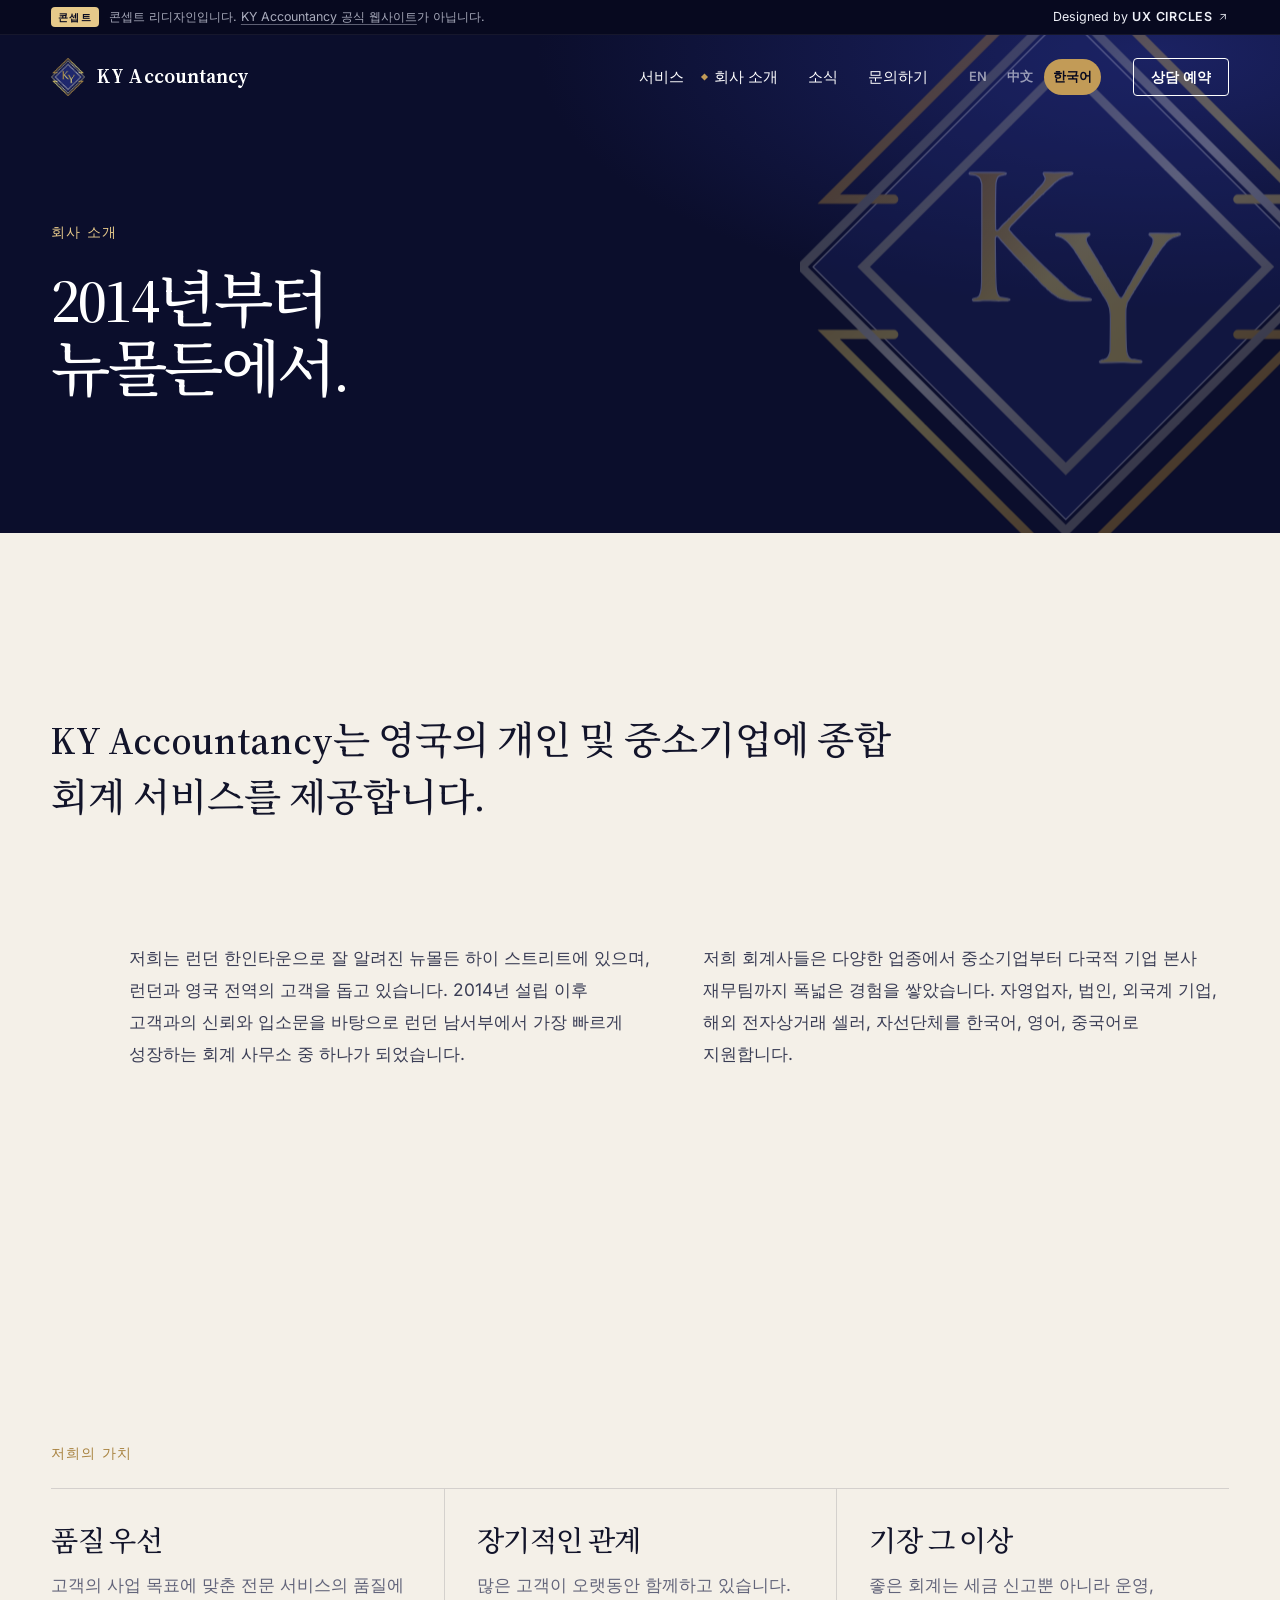
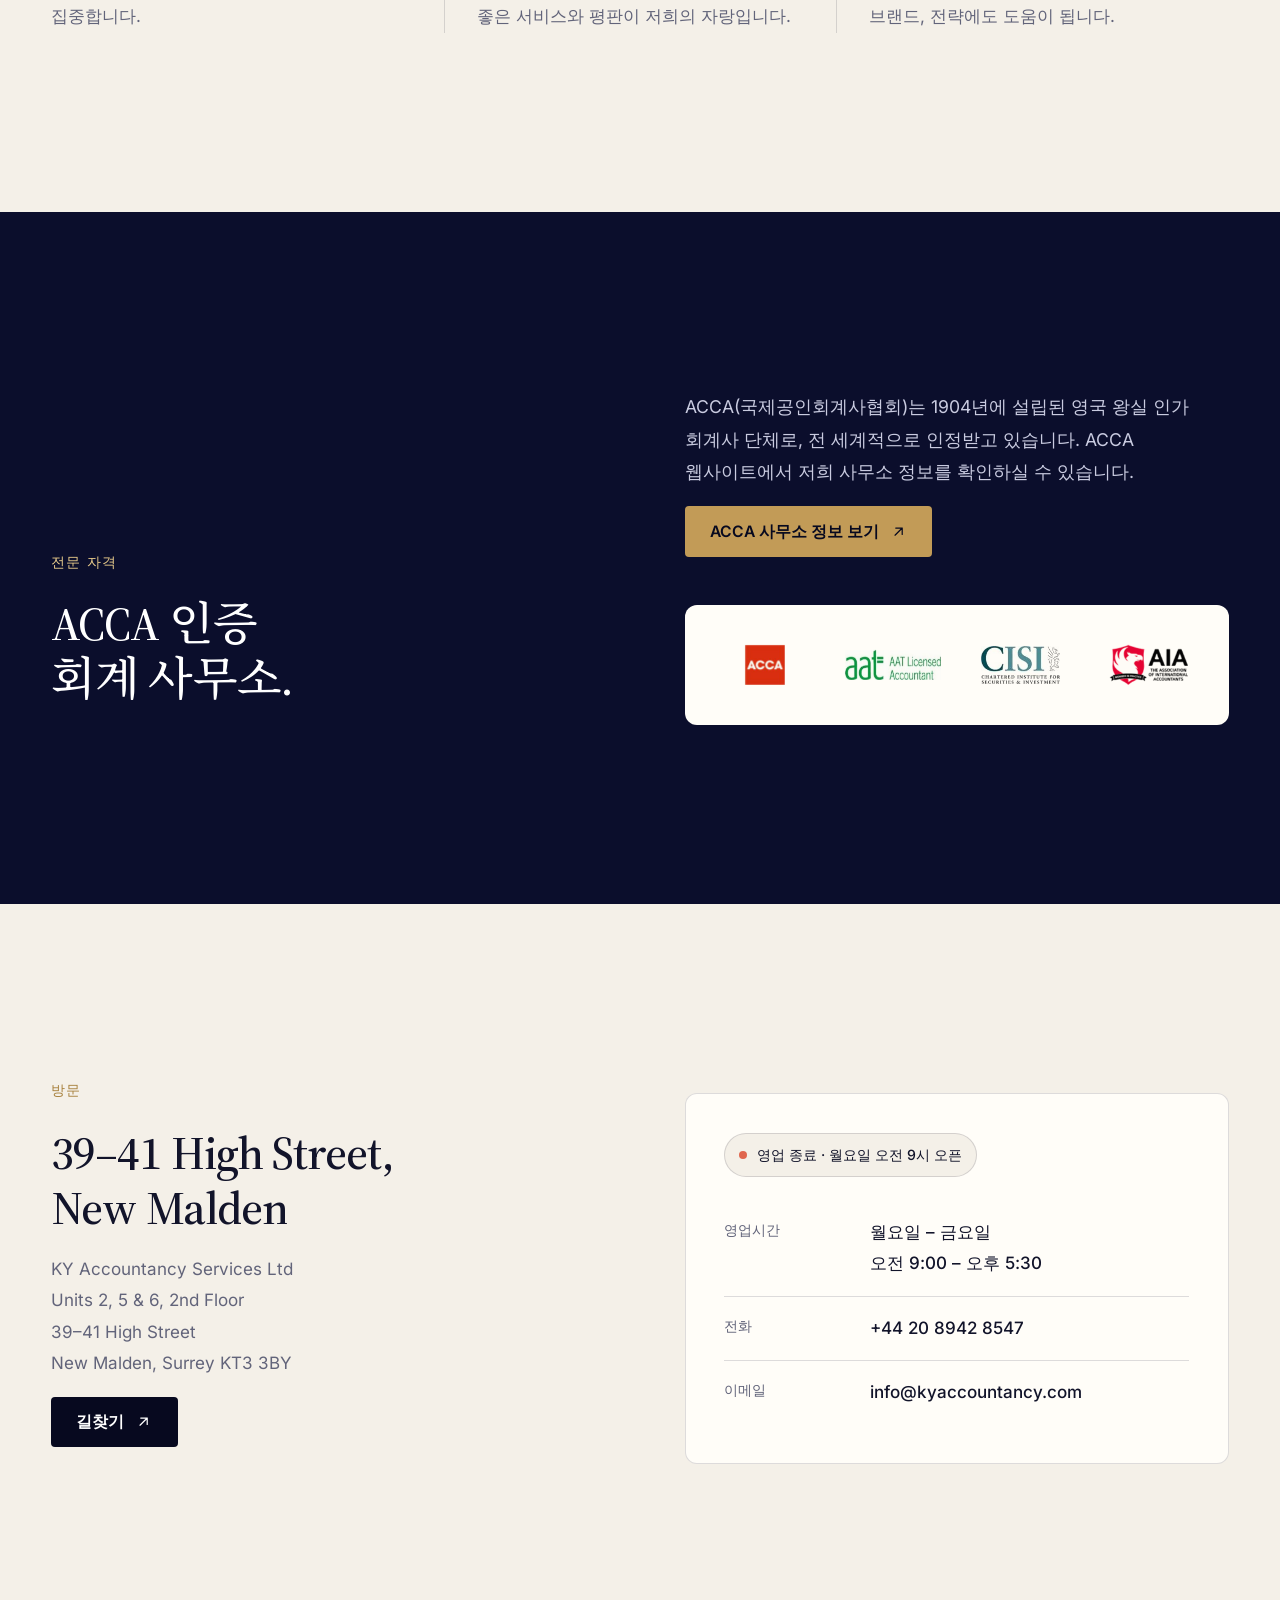
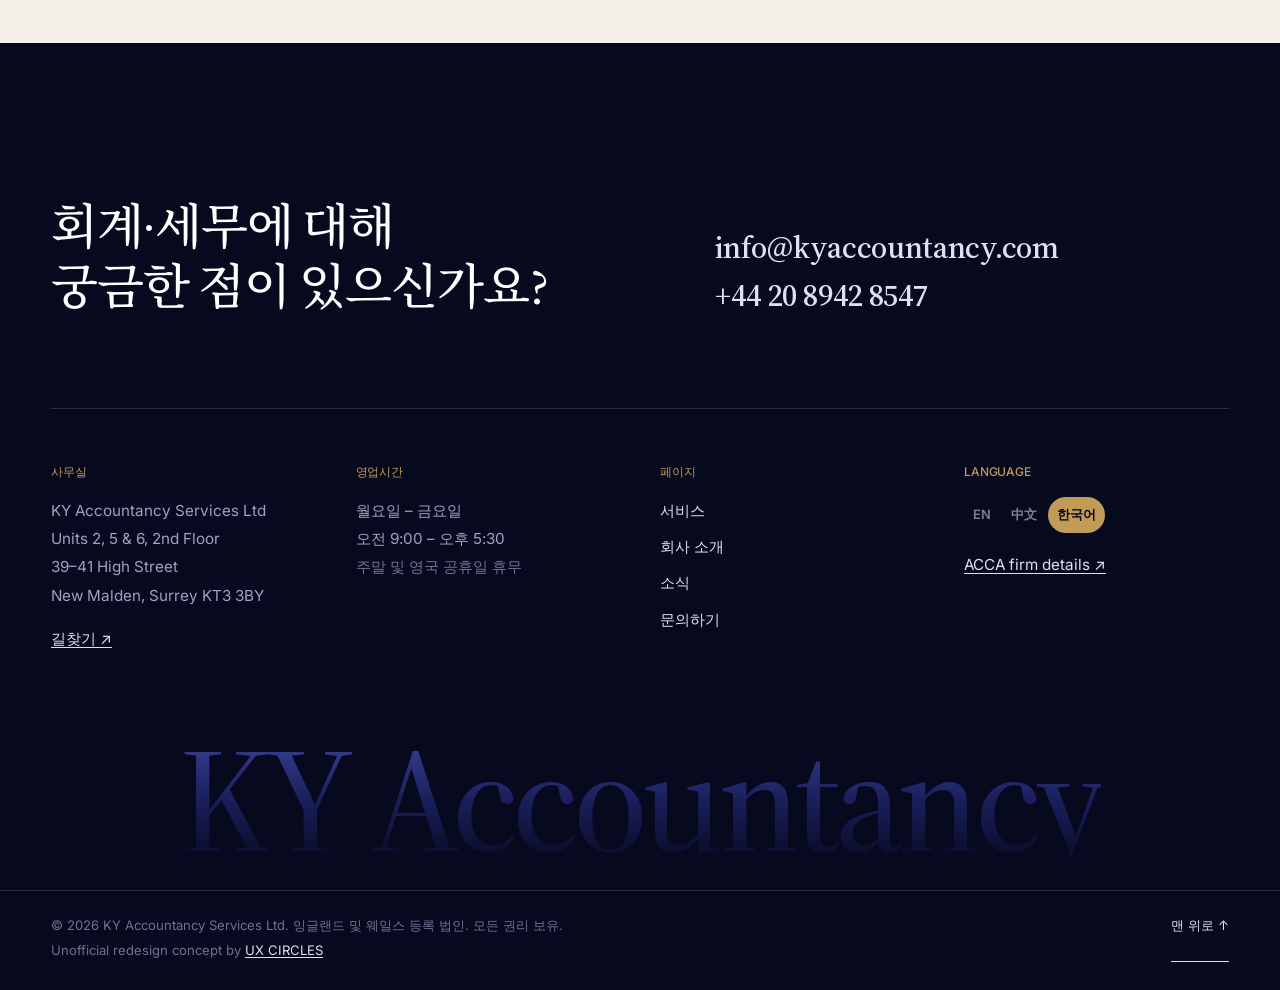
<file: ko/about.html>
<!doctype html>
<html lang="ko">
<head>
<meta charset="utf-8">
<meta name="viewport" content="width=device-width, initial-scale=1">
<title>회사 소개 | KY Accountancy</title>
<meta name="description" content="KY Accountancy는 2014년부터 뉴몰든 하이 스트리트에서 개인, 중소기업, 자선단체를 돕는 ACCA 인증 회계 사무소입니다.">
<link rel="canonical" href="https://www.kyaccountancy.com/ko/about.html">
<link rel="alternate" hreflang="en-GB" href="https://www.kyaccountancy.com/about.html">
<link rel="alternate" hreflang="zh-Hans" href="https://www.kyaccountancy.com/zh/about.html">
<link rel="alternate" hreflang="ko" href="https://www.kyaccountancy.com/ko/about.html">
<link rel="alternate" hreflang="x-default" href="https://www.kyaccountancy.com/about.html">
<meta property="og:title" content="회사 소개 | KY Accountancy">
<meta property="og:description" content="KY Accountancy는 2014년부터 뉴몰든 하이 스트리트에서 개인, 중소기업, 자선단체를 돕는 ACCA 인증 회계 사무소입니다.">
<meta property="og:type" content="website">
<meta name="theme-color" content="#0b0e2c">
<link rel="icon" type="image/png" href="../assets/img/favicon.png">
<link rel="apple-touch-icon" href="../assets/img/apple-touch-icon.jpg">
<link rel="preload" href="../assets/fonts/source-serif.woff2" as="font" type="font/woff2" crossorigin>
<link rel="preload" href="../assets/fonts/noto-serif-kr-500.woff2" as="font" type="font/woff2" crossorigin>
<link rel="stylesheet" href="../assets/css/style.css?v=4bc31d65">
<script>document.documentElement.classList.add("js")</script>
<script type="application/ld+json">{"@context": "https://schema.org", "@type": "AccountingService", "name": "KY Accountancy Services Ltd", "url": "https://www.kyaccountancy.com/", "telephone": "+44 20 8942 8547", "email": "info@kyaccountancy.com", "address": {"@type": "PostalAddress", "streetAddress": "Units 2, 5 & 6, 2nd Floor, 39-41 High Street", "addressLocality": "New Malden", "addressRegion": "Surrey", "postalCode": "KT3 3BY", "addressCountry": "GB"}, "openingHoursSpecification": [{"@type": "OpeningHoursSpecification", "dayOfWeek": ["Monday", "Tuesday", "Wednesday", "Thursday", "Friday"], "opens": "09:00", "closes": "17:30"}], "foundingDate": "2014", "knowsLanguage": ["en", "zh", "ko"]}</script>
</head>
<body class="">
<a class="skip" href="#main">본문으로 건너뛰기</a>
<header class="site-header" data-header>
  <div class="concept-bar" role="note">
    <div class="wrap concept-inner">
      <p><span class="concept-tag">콘셉트</span><span class="concept-long">콘셉트 리디자인입니다. <a href="https://www.kyaccountancy.com/" target="_blank" rel="noopener">KY Accountancy 공식 웹사이트</a>가 아닙니다.</span></p>
      <a href="https://ux-circles.com/professionals" target="_blank" rel="noopener"><span class="concept-by">Designed by </span><strong>UX CIRCLES</strong> <svg viewBox="0 0 24 24" aria-hidden="true"><path d="M7 17 17 7M8 7h9v9"/></svg></a>
    </div>
  </div>
  <div class="wrap header-inner">
    <a class="brand" href="./" aria-label="KY Accountancy — home">
      <img src="../assets/img/logo-mark.png" alt="" width="34" height="39">
      <span class="brand-name">KY Accountancy</span>
    </a>
    <nav class="main-nav" aria-label="Main"><a href="services.html"><span class="roll" data-text="서비스"><span>서비스</span></span></a><a href="about.html" aria-current="page"><span class="roll" data-text="회사 소개"><span>회사 소개</span></span></a><a href="news.html"><span class="roll" data-text="소식"><span>소식</span></span></a><a href="contact.html"><span class="roll" data-text="문의하기"><span>문의하기</span></span></a></nav>
    <div class="lang" role="group" aria-label="Language"><a href="../about.html" lang="en-GB" hreflang="en-GB">EN</a><a href="../zh/about.html" lang="zh-Hans" hreflang="zh-Hans">中文</a><a href="../ko/about.html" lang="ko" hreflang="ko" aria-current="true">한국어</a></div>
    <a class="btn btn-pill header-cta" href="contact.html"><span class="roll" data-text="상담 예약"><span>상담 예약</span></span></a>
    <button class="menu-btn" aria-expanded="false" aria-controls="menu"><span class="menu-lines"><span></span><span></span></span><span class="sr">메뉴</span></button>
  </div>
</header>
<div class="menu" id="menu" hidden>
  <div class="wrap menu-inner">
    <ul class="menu-links"><li><a href="services.html"><span class="mn">01</span>서비스</a></li><li><a href="about.html" aria-current="page"><span class="mn">02</span>회사 소개</a></li><li><a href="news.html"><span class="mn">03</span>소식</a></li><li><a href="contact.html"><span class="mn">04</span>문의하기</a></li></ul>
    <div class="menu-foot">
      <a href="tel:+442089428547">+44 20 8942 8547</a>
      <a href="mailto:info@kyaccountancy.com">info@kyaccountancy.com</a>
      <div class="lang" role="group" aria-label="Language"><a href="../about.html" lang="en-GB" hreflang="en-GB">EN</a><a href="../zh/about.html" lang="zh-Hans" hreflang="zh-Hans">中文</a><a href="../ko/about.html" lang="ko" hreflang="ko" aria-current="true">한국어</a></div>
    </div>
  </div>
</div>
<main id="main">

<section class="page-hero dark">
  <div class="hero-diamond hero-diamond-sm"><svg class="diamond" viewBox="100 50 715 860" aria-hidden="true">
  <defs>
    <linearGradient id="ky-gold" gradientUnits="userSpaceOnUse" x1="133" y1="73" x2="782" y2="889">
      <stop offset="0" stop-color="#b3842e"/><stop offset=".22" stop-color="#b98933"/><stop offset=".5" stop-color="#f3e27a"/><stop offset=".78" stop-color="#bd8d31"/><stop offset="1" stop-color="#b3842e"/>
    </linearGradient>
    <linearGradient id="ky-silver" gradientUnits="userSpaceOnUse" x1="133" y1="73" x2="782" y2="889">
      <stop offset="0" stop-color="#83827e"/><stop offset=".25" stop-color="#8a8984"/><stop offset=".5" stop-color="#e4e3de"/><stop offset=".75" stop-color="#8f8b88"/><stop offset="1" stop-color="#83827e"/>
    </linearGradient>
    <linearGradient id="ky-letter" gradientUnits="userSpaceOnUse" x1="330" y1="360" x2="610" y2="610">
      <stop offset="0" stop-color="#b8892f"/><stop offset=".45" stop-color="#f6e07a"/><stop offset="1" stop-color="#e9cf62"/>
    </linearGradient>
  </defs>
  <path class="fill" d="M457.5 141 797.5 481 457.5 821 117.5 481Z" fill="#1e2569"/>
  <g fill="none" stroke-width="12.5" stroke-linejoin="miter" stroke-miterlimit="10">
    <path class="d d1" pathLength="1" d="M226 390H138.5L457.5 71 776.5 390H689" stroke="url(#ky-gold)"/>
    <path class="d d1" pathLength="1" d="M226 572H138.5L457.5 891 776.5 572H689" stroke="url(#ky-gold)"/>
    <path class="d d2" pathLength="1" d="M457.5 125.5 813 481 457.5 836.5 102 481Z" stroke="url(#ky-silver)" stroke-width="12"/>
    <path class="d d3" pathLength="1" d="M457.5 209 729.5 481 457.5 753 185.5 481Z" stroke="url(#ky-silver)" stroke-width="12"/>
  </g>
  <path class="ky" fill="url(#ky-letter)" d="M503.7 609.9C502.5 609.4 502.4 608.5 503.4 607.9C504.6 607.1 507.5 606.0 509.1 605.9C511.1 605.6 511.6 605.4 513.3 603.6C515.0 601.8 515.4 601.1 516.3 597.8L517.1 595.1L517.3 585.1C517.6 565.0 517.7 546.0 517.3 544.0C517.2 543.0 517.0 541.5 517.0 540.6C517.0 538.7 516.4 536.2 515.6 534.2C515.3 533.3 514.7 531.8 514.3 530.9C514.0 529.9 513.5 528.7 513.1 528.2C512.8 527.8 512.3 526.8 512.0 526.1C511.7 525.4 511.2 524.6 510.9 524.2C510.6 523.9 509.7 522.5 508.9 521.2C508.0 519.8 506.9 518.0 506.3 517.1C505.7 516.1 504.9 514.8 504.6 514.1C504.2 513.4 503.5 512.4 503.0 511.8C502.4 511.2 502.0 510.6 502.0 510.4C502.0 510.2 501.6 509.4 501.1 508.7C500.6 508.0 499.9 506.9 499.5 506.2C499.2 505.6 498.3 504.5 497.7 503.7C497.0 502.8 496.2 501.6 495.9 500.9C495.6 500.2 494.8 498.9 494.3 498.0C493.7 497.1 492.9 495.7 492.5 494.8C492.1 494.0 491.3 492.8 490.8 492.2C490.3 491.5 489.4 490.3 488.9 489.5C487.1 486.5 485.9 484.6 485.2 483.8C484.8 483.4 484.2 482.4 483.8 481.7C483.5 481.0 482.8 480.0 482.3 479.4C481.9 478.9 481.1 477.7 480.6 476.8C479.8 475.2 477.3 471.2 475.5 468.6C475.1 468.1 474.4 466.9 474.0 466.1C473.6 465.3 472.9 464.3 472.6 464.0C472.3 463.7 471.7 462.7 471.2 462.0C469.7 459.3 466.6 454.9 465.8 454.1C465.3 453.7 464.6 452.9 464.2 452.2C463.0 450.6 459.1 446.4 457.8 445.5C457.1 445.0 456.0 444.2 455.2 443.5C453.3 442.0 450.3 440.6 447.6 440.0C446.3 439.8 445.0 439.4 444.6 439.2C443.8 438.6 443.6 437.7 444.1 436.9C444.7 435.9 446.0 435.7 449.1 435.9C452.2 436.1 473.5 436.1 482.8 435.8L489.0 435.7L489.6 436.3C490.7 437.4 490.1 438.5 487.8 439.8C486.0 440.8 485.2 442.0 485.0 443.8C485.0 444.8 485.1 445.5 485.5 446.4C485.8 447.0 486.0 447.7 486.0 447.8C486.0 448.5 487.3 451.1 488.6 453.0C489.3 454.2 490.9 456.8 492.0 458.8C493.2 460.8 494.5 462.8 494.9 463.4C495.3 463.9 496.0 465.0 496.3 465.8C496.7 466.6 497.2 467.6 497.5 468.0C498.2 468.8 500.9 473.3 502.7 476.7C503.5 478.1 504.6 479.6 505.1 480.1C505.6 480.6 506.0 481.4 506.2 482.0C506.5 483.1 507.5 484.9 510.1 489.0C510.9 490.2 511.8 492.0 512.2 493.0C512.7 494.4 513.1 495.0 513.8 495.6C514.4 496.1 515.2 497.1 515.8 498.4C517.8 502.1 519.1 504.4 519.9 505.5C520.8 506.8 523.6 511.6 524.7 513.9C525.1 514.7 525.8 515.8 526.2 516.4C526.7 516.9 527.4 518.0 527.8 518.8C528.8 520.8 530.9 523.0 531.8 523.0C533.3 523.0 534.0 522.3 535.1 520.0C535.7 518.9 536.6 517.2 537.2 516.3C537.8 515.4 538.2 514.5 538.2 514.3C538.2 513.8 539.1 512.2 539.7 511.6C540.0 511.4 540.4 510.6 540.6 509.9C540.9 509.1 541.5 508.1 542.1 507.2C542.8 506.5 544.0 504.6 544.8 503.0C546.7 499.3 548.4 496.1 549.3 494.6C551.4 491.1 552.8 488.7 553.6 487.1C554.1 486.2 554.8 484.9 555.2 484.4C555.7 483.8 556.4 482.7 556.8 481.9C557.2 481.1 558.0 480.0 558.5 479.5C559.1 478.9 559.6 478.2 559.8 477.5C560.2 476.0 560.9 474.7 563.3 470.9C564.4 469.1 565.6 467.1 565.9 466.4C566.2 465.7 566.9 464.6 567.3 464.0C568.7 461.9 571.6 456.9 572.2 455.4C572.5 454.6 573.3 453.0 573.8 451.9C574.7 450.0 574.8 449.6 575.0 447.1C575.2 445.4 575.1 444.0 575.0 443.4C574.6 442.1 573.2 440.7 571.5 439.7C570.0 438.9 569.3 438.0 569.6 437.0C570.0 435.8 570.4 435.8 582.0 435.9C588.0 436.0 593.8 436.1 594.9 436.3C596.4 436.4 597.5 436.4 599.8 436.1C601.6 435.8 603.4 435.7 604.8 435.8C606.2 435.9 607.3 435.9 608.0 435.6C609.9 435.1 612.1 436.0 612.0 437.2C611.8 438.2 610.5 438.9 607.8 439.5C602.7 440.7 599.8 442.0 597.0 444.6C595.9 445.6 594.4 446.8 593.7 447.3C592.7 447.9 592.2 448.5 591.8 449.4C591.4 450.1 590.6 451.3 589.9 452.1C588.0 454.0 586.6 455.7 585.7 457.3C585.3 458.0 584.5 459.2 583.9 459.9C583.3 460.6 582.6 461.6 582.3 462.2C582.0 462.8 581.4 463.7 580.9 464.2C580.4 464.7 579.9 465.6 579.6 466.1C579.4 466.7 578.7 467.7 578.0 468.4C577.3 469.1 576.5 470.2 576.2 470.9C575.9 471.6 575.1 472.9 574.5 473.9C573.8 474.8 572.9 476.3 572.5 477.1C572.0 477.9 571.2 479.1 570.7 479.7C570.2 480.2 569.5 481.2 569.2 481.9C568.6 483.1 566.1 487.1 562.1 493.1C560.3 495.9 559.9 496.7 559.1 498.3C558.8 498.8 558.1 499.9 557.5 500.7C557.0 501.5 555.7 503.4 554.9 504.8C554.0 506.3 553.0 507.9 552.6 508.3C552.3 508.7 551.9 509.4 551.8 509.9C551.6 510.4 551.1 511.3 550.5 511.9C549.9 512.4 549.3 513.5 549.0 514.2C548.8 514.8 547.8 516.5 546.9 517.8C546.0 519.1 544.8 521.1 544.3 522.2C543.4 523.9 542.4 525.6 540.8 528.0C540.5 528.5 540.2 529.1 540.1 529.4C539.7 531.9 538.9 535.5 538.7 536.1C538.3 537.6 538.2 550.3 538.5 569.2C538.8 589.5 539.0 593.3 539.9 596.9C540.9 600.9 541.3 601.8 543.2 603.6C544.4 604.8 545.1 605.2 545.8 605.3C546.2 605.4 547.6 605.6 548.8 605.7C549.9 605.9 552.0 606.2 553.3 606.5C554.7 606.8 556.4 607.0 557.2 607.0C558.3 607.0 558.6 607.1 559.3 607.7C560.3 608.7 560.2 609.4 559.1 610.0C558.4 610.3 543.9 610.0 536.0 609.5C531.2 609.2 521.7 609.4 507.2 610.1C505.2 610.2 504.4 610.2 503.7 609.9ZM333.1 526.8C330.9 525.4 331.6 524.3 335.0 523.5C336.7 523.1 339.4 521.9 340.2 521.2C341.4 520.1 342.9 515.6 343.7 510.6C343.9 509.9 344.1 505.6 344.3 501.0C344.5 494.6 344.6 478.4 344.6 431.1L344.6 369.6L344.0 367.2C343.4 364.2 342.1 361.6 340.7 360.4C338.6 358.6 334.9 357.3 332.2 357.2C329.9 357.2 328.6 356.9 327.9 356.3C327.3 355.7 327.5 354.7 328.3 354.3C328.7 354.2 332.0 354.1 337.6 354.2C352.6 354.3 360.1 354.3 367.7 354.1C375.1 354.0 376.6 354.1 377.3 354.9C377.7 355.4 377.2 356.4 376.3 356.8C375.9 357.1 374.6 357.4 373.5 357.6C372.3 357.8 370.8 358.1 370.1 358.3C367.6 358.8 365.2 361.4 364.5 364.4C364.3 365.2 364.0 366.5 363.8 367.2C363.2 369.4 363.1 377.6 363.0 405.3C362.9 430.1 362.9 430.4 363.4 431.3C364.3 432.9 366.2 432.5 367.8 430.4C369.2 428.5 374.9 422.5 377.1 420.6C378.1 419.7 379.5 418.3 380.0 417.6C380.5 416.9 381.5 416.0 382.1 415.7C382.8 415.3 383.3 414.7 383.8 413.9C384.2 413.2 384.7 412.4 385.0 412.2C386.1 411.4 395.5 401.9 396.1 401.2C396.3 400.8 397.1 400.1 397.9 399.7C398.8 399.2 399.3 398.7 399.6 398.1C399.9 397.5 402.2 395.1 405.3 392.0C408.2 389.2 411.1 386.3 411.7 385.6C412.3 384.9 413.3 384.0 413.9 383.6C414.5 383.2 415.2 382.4 415.6 381.7C416.5 380.2 418.8 377.5 422.5 373.9C425.6 370.8 427.8 368.0 429.0 365.5C430.4 362.4 430.3 360.6 428.6 358.5C427.3 356.7 426.9 355.8 427.2 355.1C427.4 354.8 427.7 354.4 428.1 354.3C428.4 354.2 431.6 354.2 435.2 354.3C438.9 354.4 445.8 354.4 450.6 354.3C465.9 353.9 467.4 354.0 467.2 355.4C467.1 356.0 464.5 357.3 462.5 357.8C459.4 358.4 454.1 360.3 452.7 361.2C452.0 361.8 450.6 362.5 449.7 362.9C448.8 363.3 448.0 363.9 447.8 364.1C447.6 364.4 446.8 364.9 446.1 365.4C445.3 365.9 444.8 366.4 444.8 366.5C444.8 366.6 444.2 367.1 443.4 367.6C442.7 368.1 441.4 369.2 440.5 370.1C439.6 371.0 436.5 374.0 433.6 376.7C430.7 379.3 428.1 381.9 427.8 382.4C427.5 382.8 426.7 383.5 425.9 384.0C425.1 384.4 424.3 385.0 424.1 385.4C423.9 385.7 421.6 387.9 419.1 390.3C416.5 392.7 412.8 396.3 410.8 398.3C408.8 400.4 405.9 403.3 404.4 404.8C400.8 408.3 398.8 410.3 394.4 414.9C393.6 415.7 392.7 416.7 392.4 417.0C392.0 417.3 390.6 418.8 389.3 420.2C388.0 421.7 386.4 423.2 385.8 423.7C384.5 424.8 382.2 427.8 381.4 429.4C380.8 430.8 381.0 431.6 382.1 432.3C382.6 432.6 383.3 433.3 383.5 433.8C384.0 434.8 392.5 443.9 396.0 447.3C396.8 448.1 397.8 449.1 398.1 449.7C398.5 450.2 400.0 451.9 401.5 453.4C403.0 454.9 405.7 457.7 407.5 459.6C411.7 464.1 426.5 479.0 429.0 481.3C430.0 482.3 433.0 485.1 435.5 487.6C443.4 495.2 444.4 496.2 445.5 496.7C446.1 497.1 446.8 497.7 447.4 498.6C447.9 499.5 448.9 500.4 450.1 501.3C451.1 502.1 452.6 503.4 453.4 504.3C454.1 505.2 455.3 506.3 456.0 506.8C456.6 507.2 458.1 508.5 459.2 509.7C460.5 510.8 461.8 511.9 462.4 512.1C463.0 512.3 463.6 512.8 463.8 513.2C464.1 513.7 464.9 514.2 465.9 514.8C466.9 515.2 468.1 516.0 468.7 516.5C469.9 517.6 476.6 521.0 479.0 521.7C481.1 522.4 485.0 523.2 487.8 523.5C490.7 523.9 492.0 524.4 492.0 525.2C492.0 525.6 491.8 525.9 490.8 526.3C489.6 526.9 489.5 526.9 476.2 526.8L462.9 526.8L459.1 526.0C454.8 525.1 449.3 523.4 448.1 522.6C447.6 522.3 446.9 521.8 446.4 521.6C446.0 521.4 444.9 520.6 444.0 519.9C443.1 519.2 442.0 518.4 441.5 518.1C440.5 517.6 436.7 514.6 435.6 513.5C435.2 513.1 434.4 512.4 433.7 512.1C432.9 511.7 432.4 511.2 432.0 510.5C431.6 509.8 430.8 509.0 430.1 508.5C429.0 507.7 421.1 499.6 419.1 497.1C418.7 496.6 418.0 496.0 417.6 495.8C417.1 495.6 416.6 495.1 416.4 494.6C416.1 494.1 413.3 491.0 410.1 487.8C406.9 484.5 404.0 481.5 403.7 481.0C403.4 480.5 402.6 479.9 402.0 479.5C401.4 479.1 400.6 478.4 400.4 477.9C400.1 477.4 398.7 475.8 397.2 474.3C387.8 464.7 386.2 463.0 385.8 462.4C385.7 462.1 384.6 460.9 383.4 459.6C378.7 454.6 375.3 450.8 374.5 449.7C374.1 449.1 373.4 448.3 372.9 448.0C372.4 447.7 371.8 447.1 371.5 446.5C371.2 446.0 370.3 445.0 369.6 444.2C368.9 443.4 368.1 442.3 367.7 441.8C367.0 440.7 365.8 440.0 364.6 440.0C364.2 440.0 363.8 440.3 363.3 441.0C362.8 441.9 362.7 442.3 362.7 443.6C362.7 444.4 362.8 457.0 363.0 471.5C363.2 501.2 363.5 509.7 364.7 513.8C365.0 514.8 365.3 516.0 365.4 516.5C365.5 517.6 367.7 521.1 368.6 521.6C368.9 521.8 369.9 522.1 370.8 522.2C377.9 523.4 381.1 524.0 382.0 524.5C382.9 525.0 382.6 525.7 381.2 526.2C379.3 526.9 377.9 527.0 375.5 526.8C374.1 526.6 372.3 526.6 370.0 526.8C367.6 527.0 366.1 527.0 365.2 526.8C362.7 526.3 349.5 526.1 345.9 526.5C344.1 526.7 341.3 526.9 339.6 526.9C338.0 527.0 336.0 527.1 335.2 527.1C334.1 527.3 333.7 527.2 333.1 526.8Z"/>
</svg></div>
  <div class="wrap">
    <p class="label">회사 소개</p>
    <h1 class="display split"><span class="line"><span>2014년부터</span></span><span class="line"><span>뉴몰든에서.</span></span></h1>
    
  </div>
</section>
<section class="section">
  <div class="wrap">
    <p class="statement">KY Accountancy는 영국의 개인 및 중소기업에 종합 회계 서비스를 제공합니다.</p>
    <div class="two-col prose">
      <p class="reveal-up">저희는 런던 한인타운으로 잘 알려진 뉴몰든 하이 스트리트에 있으며, 런던과 영국 전역의 고객을 돕고 있습니다. 2014년 설립 이후 고객과의 신뢰와 입소문을 바탕으로 런던 남서부에서 가장 빠르게 성장하는 회계 사무소 중 하나가 되었습니다.</p>
      <p class="reveal-up">저희 회계사들은 다양한 업종에서 중소기업부터 다국적 기업 본사 재무팀까지 폭넓은 경험을 쌓았습니다. 자영업자, 법인, 외국계 기업, 해외 전자상거래 셀러, 자선단체를 한국어, 영어, 중국어로 지원합니다.</p>
    </div>
  </div>
</section>
<section class="section values-sec">
  <div class="wrap">
    <p class="label">저희의 가치</p>
    <ol class="values"><li class="value"><h3>품질 우선</h3><p>고객의 사업 목표에 맞춘 전문 서비스의 품질에 집중합니다.</p></li><li class="value"><h3>장기적인 관계</h3><p>많은 고객이 오랫동안 함께하고 있습니다. 좋은 서비스와 평판이 저희의 자랑입니다.</p></li><li class="value"><h3>기장 그 이상</h3><p>좋은 회계는 세금 신고뿐 아니라 운영, 브랜드, 전략에도 도움이 됩니다.</p></li></ol>
  </div>
</section>
<section class="section dark acca-sec">
  <div class="wrap acca-grid">
    <div>
      <p class="label">전문 자격</p>
      <h2 class="h-xl split"><span class="line"><span>ACCA 인증</span></span><span class="line"><span>회계 사무소.</span></span></h2>
    </div>
    <div>
      <p class="reveal-up">ACCA(국제공인회계사협회)는 1904년에 설립된 영국 왕실 인가 회계사 단체로, 전 세계적으로 인정받고 있습니다. ACCA 웹사이트에서 저희 사무소 정보를 확인하실 수 있습니다.</p>
      <p><a class="btn btn-gold" href="https://www.accaglobal.com/uk/en/member/find-an-accountant/find-firm/results/details.html?isocountry=GB&location=new+malden&country=UK&organisationid=ACCA&advisorid=4818904" rel="noopener" target="_blank"><span>ACCA 사무소 정보 보기</span><svg viewBox="0 0 24 24" aria-hidden="true"><path d="M7 17 17 7M8 7h9v9"/></svg></a></p>
      <div class="accred-light"><ul class="accred"><li class="ac-acca"><img src="../assets/img/acca.jpg" alt="ACCA" width="96" height="96" loading="lazy"></li><li class="ac-aat"><img src="../assets/img/aat.jpg" alt="AAT Licensed Accountant" width="317" height="73" loading="lazy"></li><li class="ac-cisi"><img src="../assets/img/cisi.jpg" alt="CISI — Chartered Institute for Securities &amp; Investment" width="154" height="74" loading="lazy"></li><li class="ac-aia"><img src="../assets/img/aia.png" alt="AIA — Member in Practice" width="127" height="65" loading="lazy"></li></ul></div>
    </div>
  </div>
</section>
<section class="section">
  <div class="wrap visit-grid">
    <div>
      <p class="label">방문</p>
      <h2 class="h-lg split"><span class="line"><span>39–41 High Street,</span></span><span class="line"><span>New Malden</span></span></h2>
      <p class="muted">KY Accountancy Services Ltd<br>Units 2, 5 &amp; 6, 2nd Floor<br>39–41 High Street<br>New Malden, Surrey KT3 3BY</p>
      <p><a class="btn btn-dark" href="https://www.google.com/maps/search/?api=1&query=39-41+High+Street+New+Malden+KT3+3BY" rel="noopener" target="_blank"><span>길찾기</span><svg viewBox="0 0 24 24" aria-hidden="true"><path d="M7 17 17 7M8 7h9v9"/></svg></a></p>
    </div>
    <div class="visit-card">
      <div class="status" data-open-status><span class="dot"></span><span data-status-text>월요일 – 금요일 · 오전 9:00 – 오후 5:30</span></div>
      <dl class="kv">
        <div><dt>영업시간</dt><dd>월요일 – 금요일<br>오전 9:00 – 오후 5:30</dd></div>
        <div><dt>전화</dt><dd><a href="tel:+442089428547">+44 20 8942 8547</a></dd></div>
        <div><dt>이메일</dt><dd><a href="mailto:info@kyaccountancy.com">info@kyaccountancy.com</a></dd></div>
      </dl>
    </div>
  </div>
</section>
</main>
<footer class="site-footer">
  <div class="wrap">
    <div class="footer-top">
      <h2 class="footer-q split"><span class="line"><span>회계·세무에 대해</span></span><span class="line"><span>궁금한 점이 있으신가요?</span></span></h2>
      <div class="footer-contact">
        <a class="big-link" href="mailto:info@kyaccountancy.com">info@kyaccountancy.com</a>
        <a class="big-link" href="tel:+442089428547">+44 20 8942 8547</a>
      </div>
    </div>
    <div class="footer-grid">
      <div><h3 class="f-h">사무실</h3><p>KY Accountancy Services Ltd<br>Units 2, 5 &amp; 6, 2nd Floor<br>39–41 High Street<br>New Malden, Surrey KT3 3BY</p><p><a class="u" href="https://www.google.com/maps/search/?api=1&query=39-41+High+Street+New+Malden+KT3+3BY" rel="noopener" target="_blank">길찾기 ↗</a></p></div>
      <div><h3 class="f-h">영업시간</h3><p>월요일 – 금요일<br>오전 9:00 – 오후 5:30<br><span class="dim">주말 및 영국 공휴일 휴무</span></p></div>
      <div><h3 class="f-h">페이지</h3><ul class="f-links"><li><a href="services.html"><span class="roll" data-text="서비스"><span>서비스</span></span></a></li><li><a href="about.html"><span class="roll" data-text="회사 소개"><span>회사 소개</span></span></a></li><li><a href="news.html"><span class="roll" data-text="소식"><span>소식</span></span></a></li><li><a href="contact.html"><span class="roll" data-text="문의하기"><span>문의하기</span></span></a></li></ul></div>
      <div><h3 class="f-h">Language</h3><div class="lang" role="group" aria-label="Language"><a href="../about.html" lang="en-GB" hreflang="en-GB">EN</a><a href="../zh/about.html" lang="zh-Hans" hreflang="zh-Hans">中文</a><a href="../ko/about.html" lang="ko" hreflang="ko" aria-current="true">한국어</a></div><p class="f-acca"><a class="u" href="https://www.accaglobal.com/uk/en/member/find-an-accountant/find-firm/results/details.html?isocountry=GB&location=new+malden&country=UK&organisationid=ACCA&advisorid=4818904" rel="noopener" target="_blank">ACCA firm details ↗</a></p></div>
    </div>
  </div>
  <div class="wordmark" aria-hidden="true"><span>KY Accountancy</span></div>
  <div class="wrap footer-base">
    <span>© <span data-year>2026</span> KY Accountancy Services Ltd. 잉글랜드 및 웨일스 등록 법인. 모든 권리 보유.<br><span class="concept-note">Unofficial redesign concept by <a class="u" href="https://ux-circles.com/professionals" target="_blank" rel="noopener">UX CIRCLES</a></span></span>
    <a href="#main" class="u">맨 위로 ↑</a>
  </div>
</footer>
<nav class="action-bar" aria-label="Quick contact">
  <a href="tel:+442089428547"><svg viewBox="0 0 24 24" aria-hidden="true"><path d="M5 4h4l2 5-2.5 1.5a11 11 0 0 0 5 5L15 13l5 2v4a2 2 0 0 1-2 2A16 16 0 0 1 3 6a2 2 0 0 1 2-2"/></svg><span>전화</span></a>
  <a href="contact.html#chat"><svg viewBox="0 0 24 24" aria-hidden="true"><path d="M21 12a8 8 0 0 1-11.6 7.1L4 20l1-4.6A8 8 0 1 1 21 12z"/></svg><span>메시지</span></a>
  <a href="mailto:info@kyaccountancy.com"><svg viewBox="0 0 24 24" aria-hidden="true"><rect x="3" y="5" width="18" height="14" rx="2"/><path d="m3 7 9 6 9-6"/></svg><span>이메일</span></a>
</nav>
<script>window.KY = {"open": "영업 중", "closes": "오후 5:30까지", "closed": "영업 종료", "opensToday": "오늘 오전 9시 오픈", "opensTomorrow": "내일 오전 9시 오픈", "opensMonday": "월요일 오전 9시 오픈", "today": "오늘", "tomorrow": "내일", "inDays": "{n}일 남음", "days": "일", "day": "일", "until": "{date}까지", "dl": {"jan": "{ty} 과세연도 온라인 종합소득세 신고 및 납부 마감", "jul": "{ty} 과세연도 2차 예정납부", "oct5": "{ty} 과세연도에 자영업·임대를 시작했다면 Self Assessment 등록 마감", "oct31": "{ty} 과세연도 서면 신고 마감"}, "calc": {"accounts": "Companies House 결산서 제출", "ctpay": "법인세 납부", "ct600": "법인세 신고서(CT600) 제출"}, "mailSubject": "웹사이트 문의", "mailName": "이름", "mailPhone": "전화번호", "mailLang": "희망 언어", "mailService": "문의 서비스"};</script>
<script src="../assets/js/main.js?v=9ee86a52" defer></script>
</body>
</html>
</file>
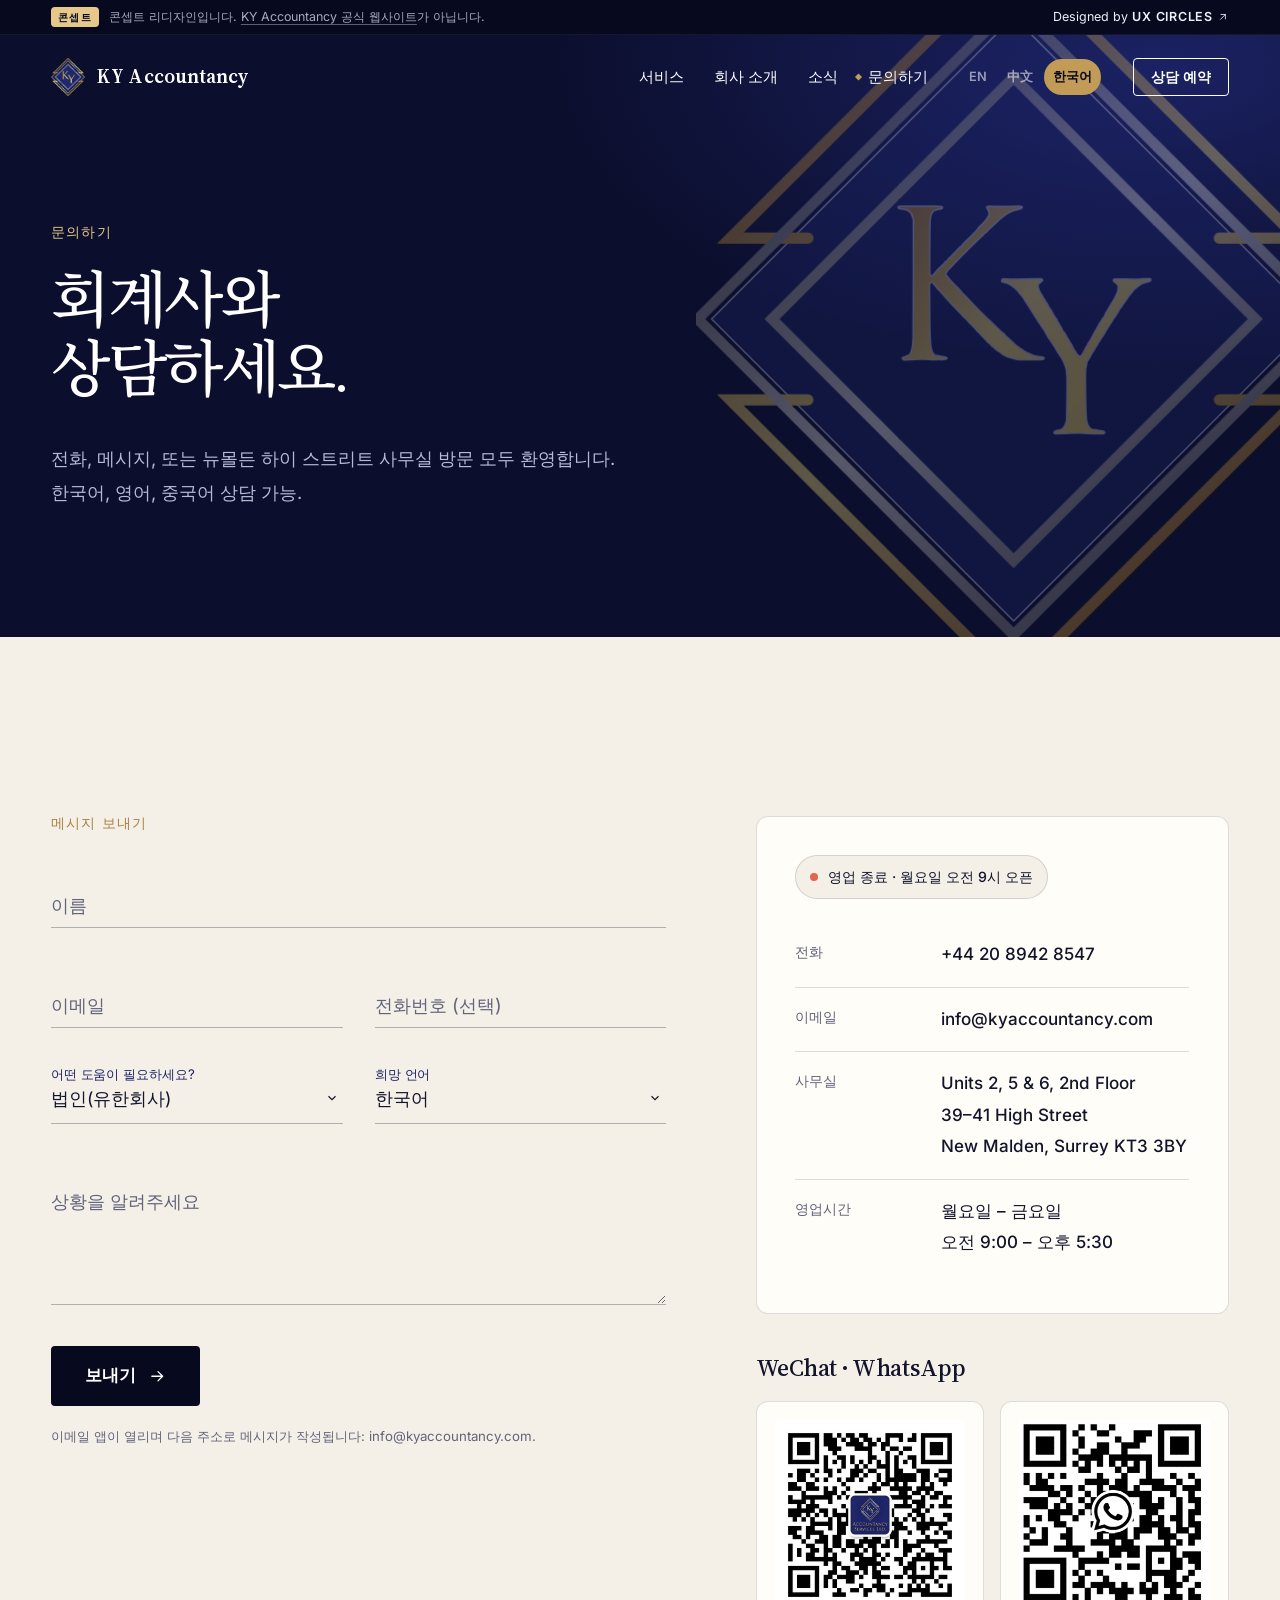
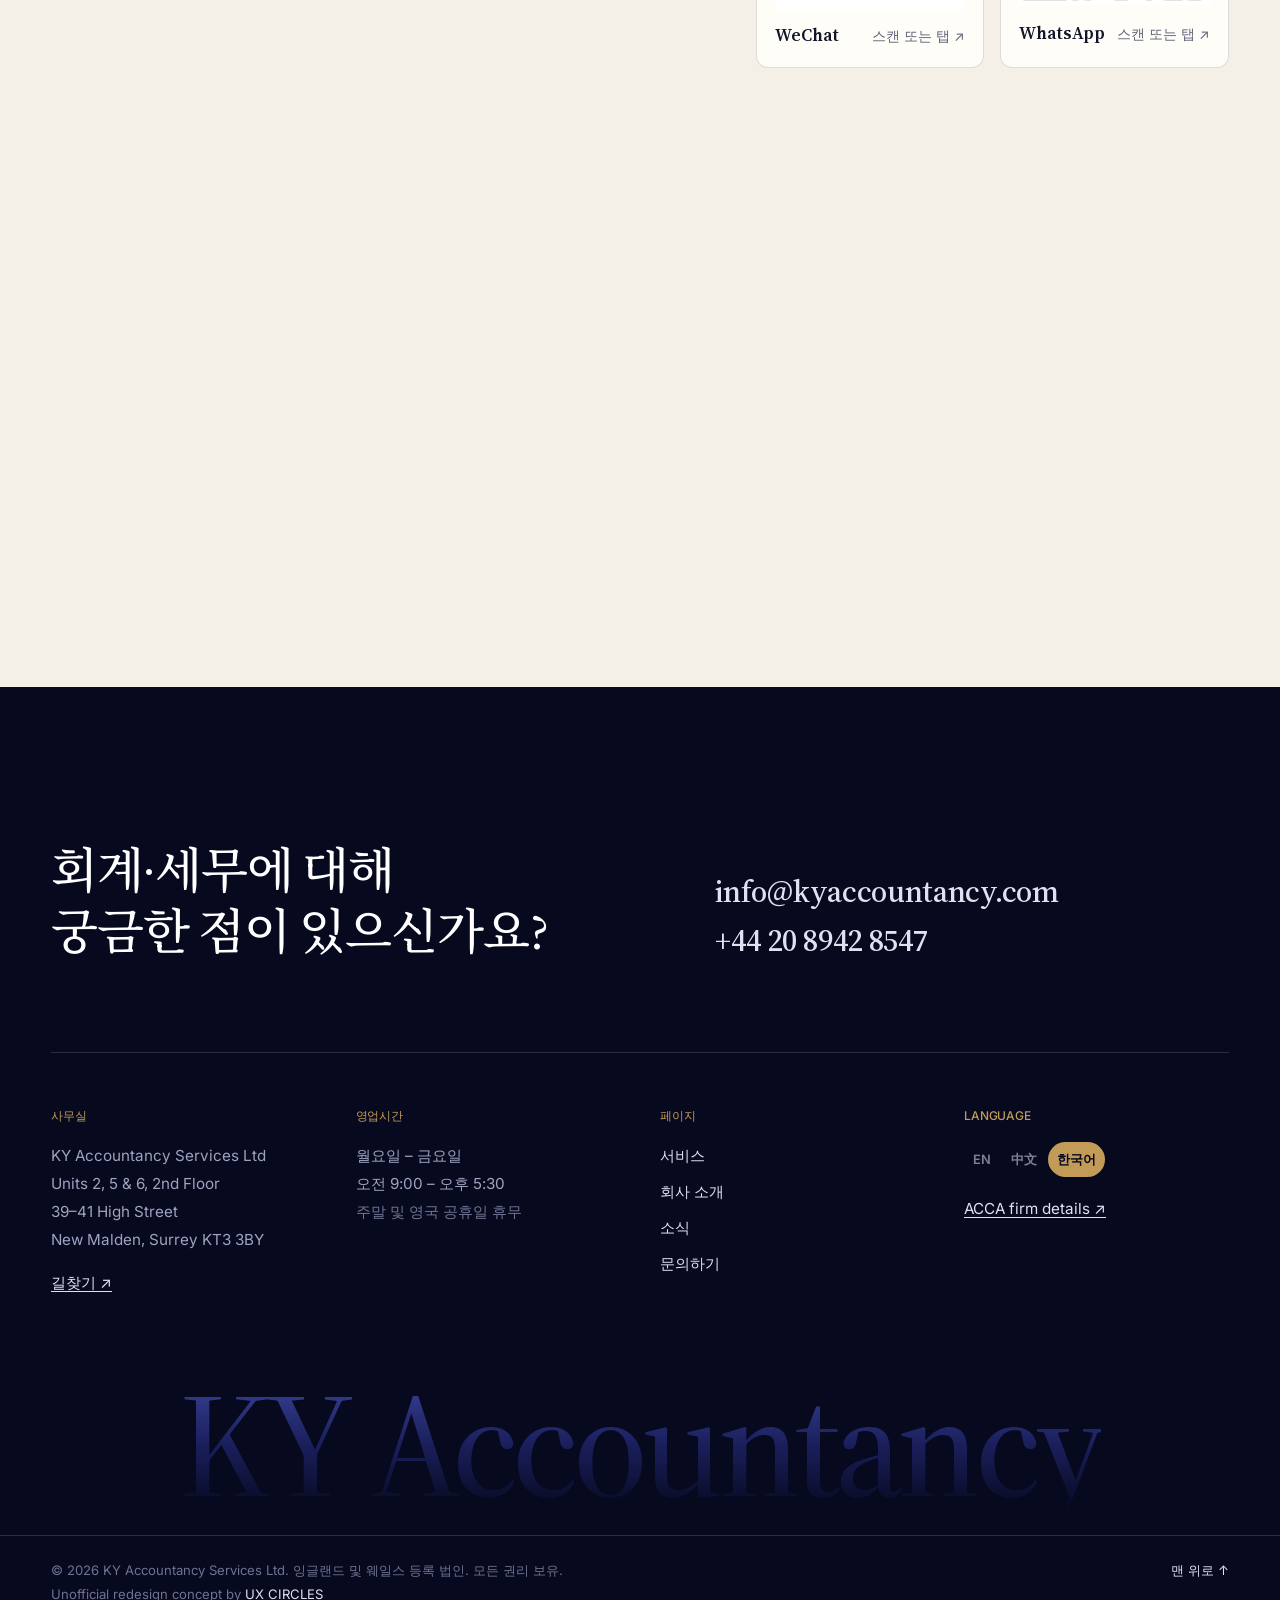
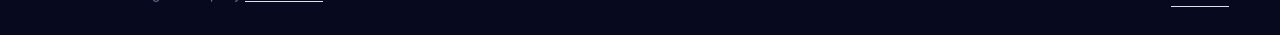
<file: ko/contact.html>
<!doctype html>
<html lang="ko">
<head>
<meta charset="utf-8">
<meta name="viewport" content="width=device-width, initial-scale=1">
<title>문의하기 | KY Accountancy</title>
<meta name="description" content="전화 020 8942 8547, 이메일 info@kyaccountancy.com, 또는 39–41 High Street, New Malden KT3 3BY 방문. WeChat, WhatsApp 상담 가능.">
<link rel="canonical" href="https://www.kyaccountancy.com/ko/contact.html">
<link rel="alternate" hreflang="en-GB" href="https://www.kyaccountancy.com/contact.html">
<link rel="alternate" hreflang="zh-Hans" href="https://www.kyaccountancy.com/zh/contact.html">
<link rel="alternate" hreflang="ko" href="https://www.kyaccountancy.com/ko/contact.html">
<link rel="alternate" hreflang="x-default" href="https://www.kyaccountancy.com/contact.html">
<meta property="og:title" content="문의하기 | KY Accountancy">
<meta property="og:description" content="전화 020 8942 8547, 이메일 info@kyaccountancy.com, 또는 39–41 High Street, New Malden KT3 3BY 방문. WeChat, WhatsApp 상담 가능.">
<meta property="og:type" content="website">
<meta name="theme-color" content="#0b0e2c">
<link rel="icon" type="image/png" href="../assets/img/favicon.png">
<link rel="apple-touch-icon" href="../assets/img/apple-touch-icon.jpg">
<link rel="preload" href="../assets/fonts/source-serif.woff2" as="font" type="font/woff2" crossorigin>
<link rel="preload" href="../assets/fonts/noto-serif-kr-500.woff2" as="font" type="font/woff2" crossorigin>
<link rel="stylesheet" href="../assets/css/style.css?v=4bc31d65">
<script>document.documentElement.classList.add("js")</script>
<script type="application/ld+json">{"@context": "https://schema.org", "@type": "AccountingService", "name": "KY Accountancy Services Ltd", "url": "https://www.kyaccountancy.com/", "telephone": "+44 20 8942 8547", "email": "info@kyaccountancy.com", "address": {"@type": "PostalAddress", "streetAddress": "Units 2, 5 & 6, 2nd Floor, 39-41 High Street", "addressLocality": "New Malden", "addressRegion": "Surrey", "postalCode": "KT3 3BY", "addressCountry": "GB"}, "openingHoursSpecification": [{"@type": "OpeningHoursSpecification", "dayOfWeek": ["Monday", "Tuesday", "Wednesday", "Thursday", "Friday"], "opens": "09:00", "closes": "17:30"}], "foundingDate": "2014", "knowsLanguage": ["en", "zh", "ko"]}</script>
</head>
<body class="">
<a class="skip" href="#main">본문으로 건너뛰기</a>
<header class="site-header" data-header>
  <div class="concept-bar" role="note">
    <div class="wrap concept-inner">
      <p><span class="concept-tag">콘셉트</span><span class="concept-long">콘셉트 리디자인입니다. <a href="https://www.kyaccountancy.com/" target="_blank" rel="noopener">KY Accountancy 공식 웹사이트</a>가 아닙니다.</span></p>
      <a href="https://ux-circles.com/professionals" target="_blank" rel="noopener"><span class="concept-by">Designed by </span><strong>UX CIRCLES</strong> <svg viewBox="0 0 24 24" aria-hidden="true"><path d="M7 17 17 7M8 7h9v9"/></svg></a>
    </div>
  </div>
  <div class="wrap header-inner">
    <a class="brand" href="./" aria-label="KY Accountancy — home">
      <img src="../assets/img/logo-mark.png" alt="" width="34" height="39">
      <span class="brand-name">KY Accountancy</span>
    </a>
    <nav class="main-nav" aria-label="Main"><a href="services.html"><span class="roll" data-text="서비스"><span>서비스</span></span></a><a href="about.html"><span class="roll" data-text="회사 소개"><span>회사 소개</span></span></a><a href="news.html"><span class="roll" data-text="소식"><span>소식</span></span></a><a href="contact.html" aria-current="page"><span class="roll" data-text="문의하기"><span>문의하기</span></span></a></nav>
    <div class="lang" role="group" aria-label="Language"><a href="../contact.html" lang="en-GB" hreflang="en-GB">EN</a><a href="../zh/contact.html" lang="zh-Hans" hreflang="zh-Hans">中文</a><a href="../ko/contact.html" lang="ko" hreflang="ko" aria-current="true">한국어</a></div>
    <a class="btn btn-pill header-cta" href="contact.html"><span class="roll" data-text="상담 예약"><span>상담 예약</span></span></a>
    <button class="menu-btn" aria-expanded="false" aria-controls="menu"><span class="menu-lines"><span></span><span></span></span><span class="sr">메뉴</span></button>
  </div>
</header>
<div class="menu" id="menu" hidden>
  <div class="wrap menu-inner">
    <ul class="menu-links"><li><a href="services.html"><span class="mn">01</span>서비스</a></li><li><a href="about.html"><span class="mn">02</span>회사 소개</a></li><li><a href="news.html"><span class="mn">03</span>소식</a></li><li><a href="contact.html" aria-current="page"><span class="mn">04</span>문의하기</a></li></ul>
    <div class="menu-foot">
      <a href="tel:+442089428547">+44 20 8942 8547</a>
      <a href="mailto:info@kyaccountancy.com">info@kyaccountancy.com</a>
      <div class="lang" role="group" aria-label="Language"><a href="../contact.html" lang="en-GB" hreflang="en-GB">EN</a><a href="../zh/contact.html" lang="zh-Hans" hreflang="zh-Hans">中文</a><a href="../ko/contact.html" lang="ko" hreflang="ko" aria-current="true">한국어</a></div>
    </div>
  </div>
</div>
<main id="main">

<section class="page-hero dark">
  <div class="hero-diamond hero-diamond-sm"><svg class="diamond" viewBox="100 50 715 860" aria-hidden="true">
  <defs>
    <linearGradient id="ky-gold" gradientUnits="userSpaceOnUse" x1="133" y1="73" x2="782" y2="889">
      <stop offset="0" stop-color="#b3842e"/><stop offset=".22" stop-color="#b98933"/><stop offset=".5" stop-color="#f3e27a"/><stop offset=".78" stop-color="#bd8d31"/><stop offset="1" stop-color="#b3842e"/>
    </linearGradient>
    <linearGradient id="ky-silver" gradientUnits="userSpaceOnUse" x1="133" y1="73" x2="782" y2="889">
      <stop offset="0" stop-color="#83827e"/><stop offset=".25" stop-color="#8a8984"/><stop offset=".5" stop-color="#e4e3de"/><stop offset=".75" stop-color="#8f8b88"/><stop offset="1" stop-color="#83827e"/>
    </linearGradient>
    <linearGradient id="ky-letter" gradientUnits="userSpaceOnUse" x1="330" y1="360" x2="610" y2="610">
      <stop offset="0" stop-color="#b8892f"/><stop offset=".45" stop-color="#f6e07a"/><stop offset="1" stop-color="#e9cf62"/>
    </linearGradient>
  </defs>
  <path class="fill" d="M457.5 141 797.5 481 457.5 821 117.5 481Z" fill="#1e2569"/>
  <g fill="none" stroke-width="12.5" stroke-linejoin="miter" stroke-miterlimit="10">
    <path class="d d1" pathLength="1" d="M226 390H138.5L457.5 71 776.5 390H689" stroke="url(#ky-gold)"/>
    <path class="d d1" pathLength="1" d="M226 572H138.5L457.5 891 776.5 572H689" stroke="url(#ky-gold)"/>
    <path class="d d2" pathLength="1" d="M457.5 125.5 813 481 457.5 836.5 102 481Z" stroke="url(#ky-silver)" stroke-width="12"/>
    <path class="d d3" pathLength="1" d="M457.5 209 729.5 481 457.5 753 185.5 481Z" stroke="url(#ky-silver)" stroke-width="12"/>
  </g>
  <path class="ky" fill="url(#ky-letter)" d="M503.7 609.9C502.5 609.4 502.4 608.5 503.4 607.9C504.6 607.1 507.5 606.0 509.1 605.9C511.1 605.6 511.6 605.4 513.3 603.6C515.0 601.8 515.4 601.1 516.3 597.8L517.1 595.1L517.3 585.1C517.6 565.0 517.7 546.0 517.3 544.0C517.2 543.0 517.0 541.5 517.0 540.6C517.0 538.7 516.4 536.2 515.6 534.2C515.3 533.3 514.7 531.8 514.3 530.9C514.0 529.9 513.5 528.7 513.1 528.2C512.8 527.8 512.3 526.8 512.0 526.1C511.7 525.4 511.2 524.6 510.9 524.2C510.6 523.9 509.7 522.5 508.9 521.2C508.0 519.8 506.9 518.0 506.3 517.1C505.7 516.1 504.9 514.8 504.6 514.1C504.2 513.4 503.5 512.4 503.0 511.8C502.4 511.2 502.0 510.6 502.0 510.4C502.0 510.2 501.6 509.4 501.1 508.7C500.6 508.0 499.9 506.9 499.5 506.2C499.2 505.6 498.3 504.5 497.7 503.7C497.0 502.8 496.2 501.6 495.9 500.9C495.6 500.2 494.8 498.9 494.3 498.0C493.7 497.1 492.9 495.7 492.5 494.8C492.1 494.0 491.3 492.8 490.8 492.2C490.3 491.5 489.4 490.3 488.9 489.5C487.1 486.5 485.9 484.6 485.2 483.8C484.8 483.4 484.2 482.4 483.8 481.7C483.5 481.0 482.8 480.0 482.3 479.4C481.9 478.9 481.1 477.7 480.6 476.8C479.8 475.2 477.3 471.2 475.5 468.6C475.1 468.1 474.4 466.9 474.0 466.1C473.6 465.3 472.9 464.3 472.6 464.0C472.3 463.7 471.7 462.7 471.2 462.0C469.7 459.3 466.6 454.9 465.8 454.1C465.3 453.7 464.6 452.9 464.2 452.2C463.0 450.6 459.1 446.4 457.8 445.5C457.1 445.0 456.0 444.2 455.2 443.5C453.3 442.0 450.3 440.6 447.6 440.0C446.3 439.8 445.0 439.4 444.6 439.2C443.8 438.6 443.6 437.7 444.1 436.9C444.7 435.9 446.0 435.7 449.1 435.9C452.2 436.1 473.5 436.1 482.8 435.8L489.0 435.7L489.6 436.3C490.7 437.4 490.1 438.5 487.8 439.8C486.0 440.8 485.2 442.0 485.0 443.8C485.0 444.8 485.1 445.5 485.5 446.4C485.8 447.0 486.0 447.7 486.0 447.8C486.0 448.5 487.3 451.1 488.6 453.0C489.3 454.2 490.9 456.8 492.0 458.8C493.2 460.8 494.5 462.8 494.9 463.4C495.3 463.9 496.0 465.0 496.3 465.8C496.7 466.6 497.2 467.6 497.5 468.0C498.2 468.8 500.9 473.3 502.7 476.7C503.5 478.1 504.6 479.6 505.1 480.1C505.6 480.6 506.0 481.4 506.2 482.0C506.5 483.1 507.5 484.9 510.1 489.0C510.9 490.2 511.8 492.0 512.2 493.0C512.7 494.4 513.1 495.0 513.8 495.6C514.4 496.1 515.2 497.1 515.8 498.4C517.8 502.1 519.1 504.4 519.9 505.5C520.8 506.8 523.6 511.6 524.7 513.9C525.1 514.7 525.8 515.8 526.2 516.4C526.7 516.9 527.4 518.0 527.8 518.8C528.8 520.8 530.9 523.0 531.8 523.0C533.3 523.0 534.0 522.3 535.1 520.0C535.7 518.9 536.6 517.2 537.2 516.3C537.8 515.4 538.2 514.5 538.2 514.3C538.2 513.8 539.1 512.2 539.7 511.6C540.0 511.4 540.4 510.6 540.6 509.9C540.9 509.1 541.5 508.1 542.1 507.2C542.8 506.5 544.0 504.6 544.8 503.0C546.7 499.3 548.4 496.1 549.3 494.6C551.4 491.1 552.8 488.7 553.6 487.1C554.1 486.2 554.8 484.9 555.2 484.4C555.7 483.8 556.4 482.7 556.8 481.9C557.2 481.1 558.0 480.0 558.5 479.5C559.1 478.9 559.6 478.2 559.8 477.5C560.2 476.0 560.9 474.7 563.3 470.9C564.4 469.1 565.6 467.1 565.9 466.4C566.2 465.7 566.9 464.6 567.3 464.0C568.7 461.9 571.6 456.9 572.2 455.4C572.5 454.6 573.3 453.0 573.8 451.9C574.7 450.0 574.8 449.6 575.0 447.1C575.2 445.4 575.1 444.0 575.0 443.4C574.6 442.1 573.2 440.7 571.5 439.7C570.0 438.9 569.3 438.0 569.6 437.0C570.0 435.8 570.4 435.8 582.0 435.9C588.0 436.0 593.8 436.1 594.9 436.3C596.4 436.4 597.5 436.4 599.8 436.1C601.6 435.8 603.4 435.7 604.8 435.8C606.2 435.9 607.3 435.9 608.0 435.6C609.9 435.1 612.1 436.0 612.0 437.2C611.8 438.2 610.5 438.9 607.8 439.5C602.7 440.7 599.8 442.0 597.0 444.6C595.9 445.6 594.4 446.8 593.7 447.3C592.7 447.9 592.2 448.5 591.8 449.4C591.4 450.1 590.6 451.3 589.9 452.1C588.0 454.0 586.6 455.7 585.7 457.3C585.3 458.0 584.5 459.2 583.9 459.9C583.3 460.6 582.6 461.6 582.3 462.2C582.0 462.8 581.4 463.7 580.9 464.2C580.4 464.7 579.9 465.6 579.6 466.1C579.4 466.7 578.7 467.7 578.0 468.4C577.3 469.1 576.5 470.2 576.2 470.9C575.9 471.6 575.1 472.9 574.5 473.9C573.8 474.8 572.9 476.3 572.5 477.1C572.0 477.9 571.2 479.1 570.7 479.7C570.2 480.2 569.5 481.2 569.2 481.9C568.6 483.1 566.1 487.1 562.1 493.1C560.3 495.9 559.9 496.7 559.1 498.3C558.8 498.8 558.1 499.9 557.5 500.7C557.0 501.5 555.7 503.4 554.9 504.8C554.0 506.3 553.0 507.9 552.6 508.3C552.3 508.7 551.9 509.4 551.8 509.9C551.6 510.4 551.1 511.3 550.5 511.9C549.9 512.4 549.3 513.5 549.0 514.2C548.8 514.8 547.8 516.5 546.9 517.8C546.0 519.1 544.8 521.1 544.3 522.2C543.4 523.9 542.4 525.6 540.8 528.0C540.5 528.5 540.2 529.1 540.1 529.4C539.7 531.9 538.9 535.5 538.7 536.1C538.3 537.6 538.2 550.3 538.5 569.2C538.8 589.5 539.0 593.3 539.9 596.9C540.9 600.9 541.3 601.8 543.2 603.6C544.4 604.8 545.1 605.2 545.8 605.3C546.2 605.4 547.6 605.6 548.8 605.7C549.9 605.9 552.0 606.2 553.3 606.5C554.7 606.8 556.4 607.0 557.2 607.0C558.3 607.0 558.6 607.1 559.3 607.7C560.3 608.7 560.2 609.4 559.1 610.0C558.4 610.3 543.9 610.0 536.0 609.5C531.2 609.2 521.7 609.4 507.2 610.1C505.2 610.2 504.4 610.2 503.7 609.9ZM333.1 526.8C330.9 525.4 331.6 524.3 335.0 523.5C336.7 523.1 339.4 521.9 340.2 521.2C341.4 520.1 342.9 515.6 343.7 510.6C343.9 509.9 344.1 505.6 344.3 501.0C344.5 494.6 344.6 478.4 344.6 431.1L344.6 369.6L344.0 367.2C343.4 364.2 342.1 361.6 340.7 360.4C338.6 358.6 334.9 357.3 332.2 357.2C329.9 357.2 328.6 356.9 327.9 356.3C327.3 355.7 327.5 354.7 328.3 354.3C328.7 354.2 332.0 354.1 337.6 354.2C352.6 354.3 360.1 354.3 367.7 354.1C375.1 354.0 376.6 354.1 377.3 354.9C377.7 355.4 377.2 356.4 376.3 356.8C375.9 357.1 374.6 357.4 373.5 357.6C372.3 357.8 370.8 358.1 370.1 358.3C367.6 358.8 365.2 361.4 364.5 364.4C364.3 365.2 364.0 366.5 363.8 367.2C363.2 369.4 363.1 377.6 363.0 405.3C362.9 430.1 362.9 430.4 363.4 431.3C364.3 432.9 366.2 432.5 367.8 430.4C369.2 428.5 374.9 422.5 377.1 420.6C378.1 419.7 379.5 418.3 380.0 417.6C380.5 416.9 381.5 416.0 382.1 415.7C382.8 415.3 383.3 414.7 383.8 413.9C384.2 413.2 384.7 412.4 385.0 412.2C386.1 411.4 395.5 401.9 396.1 401.2C396.3 400.8 397.1 400.1 397.9 399.7C398.8 399.2 399.3 398.7 399.6 398.1C399.9 397.5 402.2 395.1 405.3 392.0C408.2 389.2 411.1 386.3 411.7 385.6C412.3 384.9 413.3 384.0 413.9 383.6C414.5 383.2 415.2 382.4 415.6 381.7C416.5 380.2 418.8 377.5 422.5 373.9C425.6 370.8 427.8 368.0 429.0 365.5C430.4 362.4 430.3 360.6 428.6 358.5C427.3 356.7 426.9 355.8 427.2 355.1C427.4 354.8 427.7 354.4 428.1 354.3C428.4 354.2 431.6 354.2 435.2 354.3C438.9 354.4 445.8 354.4 450.6 354.3C465.9 353.9 467.4 354.0 467.2 355.4C467.1 356.0 464.5 357.3 462.5 357.8C459.4 358.4 454.1 360.3 452.7 361.2C452.0 361.8 450.6 362.5 449.7 362.9C448.8 363.3 448.0 363.9 447.8 364.1C447.6 364.4 446.8 364.9 446.1 365.4C445.3 365.9 444.8 366.4 444.8 366.5C444.8 366.6 444.2 367.1 443.4 367.6C442.7 368.1 441.4 369.2 440.5 370.1C439.6 371.0 436.5 374.0 433.6 376.7C430.7 379.3 428.1 381.9 427.8 382.4C427.5 382.8 426.7 383.5 425.9 384.0C425.1 384.4 424.3 385.0 424.1 385.4C423.9 385.7 421.6 387.9 419.1 390.3C416.5 392.7 412.8 396.3 410.8 398.3C408.8 400.4 405.9 403.3 404.4 404.8C400.8 408.3 398.8 410.3 394.4 414.9C393.6 415.7 392.7 416.7 392.4 417.0C392.0 417.3 390.6 418.8 389.3 420.2C388.0 421.7 386.4 423.2 385.8 423.7C384.5 424.8 382.2 427.8 381.4 429.4C380.8 430.8 381.0 431.6 382.1 432.3C382.6 432.6 383.3 433.3 383.5 433.8C384.0 434.8 392.5 443.9 396.0 447.3C396.8 448.1 397.8 449.1 398.1 449.7C398.5 450.2 400.0 451.9 401.5 453.4C403.0 454.9 405.7 457.7 407.5 459.6C411.7 464.1 426.5 479.0 429.0 481.3C430.0 482.3 433.0 485.1 435.5 487.6C443.4 495.2 444.4 496.2 445.5 496.7C446.1 497.1 446.8 497.7 447.4 498.6C447.9 499.5 448.9 500.4 450.1 501.3C451.1 502.1 452.6 503.4 453.4 504.3C454.1 505.2 455.3 506.3 456.0 506.8C456.6 507.2 458.1 508.5 459.2 509.7C460.5 510.8 461.8 511.9 462.4 512.1C463.0 512.3 463.6 512.8 463.8 513.2C464.1 513.7 464.9 514.2 465.9 514.8C466.9 515.2 468.1 516.0 468.7 516.5C469.9 517.6 476.6 521.0 479.0 521.7C481.1 522.4 485.0 523.2 487.8 523.5C490.7 523.9 492.0 524.4 492.0 525.2C492.0 525.6 491.8 525.9 490.8 526.3C489.6 526.9 489.5 526.9 476.2 526.8L462.9 526.8L459.1 526.0C454.8 525.1 449.3 523.4 448.1 522.6C447.6 522.3 446.9 521.8 446.4 521.6C446.0 521.4 444.9 520.6 444.0 519.9C443.1 519.2 442.0 518.4 441.5 518.1C440.5 517.6 436.7 514.6 435.6 513.5C435.2 513.1 434.4 512.4 433.7 512.1C432.9 511.7 432.4 511.2 432.0 510.5C431.6 509.8 430.8 509.0 430.1 508.5C429.0 507.7 421.1 499.6 419.1 497.1C418.7 496.6 418.0 496.0 417.6 495.8C417.1 495.6 416.6 495.1 416.4 494.6C416.1 494.1 413.3 491.0 410.1 487.8C406.9 484.5 404.0 481.5 403.7 481.0C403.4 480.5 402.6 479.9 402.0 479.5C401.4 479.1 400.6 478.4 400.4 477.9C400.1 477.4 398.7 475.8 397.2 474.3C387.8 464.7 386.2 463.0 385.8 462.4C385.7 462.1 384.6 460.9 383.4 459.6C378.7 454.6 375.3 450.8 374.5 449.7C374.1 449.1 373.4 448.3 372.9 448.0C372.4 447.7 371.8 447.1 371.5 446.5C371.2 446.0 370.3 445.0 369.6 444.2C368.9 443.4 368.1 442.3 367.7 441.8C367.0 440.7 365.8 440.0 364.6 440.0C364.2 440.0 363.8 440.3 363.3 441.0C362.8 441.9 362.7 442.3 362.7 443.6C362.7 444.4 362.8 457.0 363.0 471.5C363.2 501.2 363.5 509.7 364.7 513.8C365.0 514.8 365.3 516.0 365.4 516.5C365.5 517.6 367.7 521.1 368.6 521.6C368.9 521.8 369.9 522.1 370.8 522.2C377.9 523.4 381.1 524.0 382.0 524.5C382.9 525.0 382.6 525.7 381.2 526.2C379.3 526.9 377.9 527.0 375.5 526.8C374.1 526.6 372.3 526.6 370.0 526.8C367.6 527.0 366.1 527.0 365.2 526.8C362.7 526.3 349.5 526.1 345.9 526.5C344.1 526.7 341.3 526.9 339.6 526.9C338.0 527.0 336.0 527.1 335.2 527.1C334.1 527.3 333.7 527.2 333.1 526.8Z"/>
</svg></div>
  <div class="wrap">
    <p class="label">문의하기</p>
    <h1 class="display split"><span class="line"><span>회계사와</span></span><span class="line"><span>상담하세요.</span></span></h1>
    <p class="page-lead reveal-up">전화, 메시지, 또는 뉴몰든 하이 스트리트 사무실 방문 모두 환영합니다. 한국어, 영어, 중국어 상담 가능.</p>
  </div>
</section>
<section class="section">
  <div class="wrap contact-grid">
    <form class="form" data-contact-form novalidate>
      <p class="label">메시지 보내기</p>
      <div class="field"><input id="f-name" name="name" autocomplete="name" placeholder=" " required><label for="f-name">이름</label></div>
      <div class="field-row">
        <div class="field"><input id="f-email" name="email" type="email" autocomplete="email" placeholder=" " required><label for="f-email">이메일</label></div>
        <div class="field"><input id="f-phone" name="phone" type="tel" autocomplete="tel" placeholder=" "><label for="f-phone">전화번호 (선택)</label></div>
      </div>
      <div class="field-row">
        <div class="field field-select"><select id="f-service" name="service"><option>법인(유한회사)</option><option>자영업자</option><option>아마존 · 온라인 셀러</option><option>자선단체</option><option>개인 · 부동산 세무</option><option>기타</option></select><label for="f-service">어떤 도움이 필요하세요?</label></div>
        <div class="field field-select"><select id="f-lang" name="lang"><option>English</option><option>中文</option><option selected>한국어</option></select><label for="f-lang">희망 언어</label></div>
      </div>
      <div class="field"><textarea id="f-msg" name="message" rows="4" placeholder=" " required></textarea><label for="f-msg">상황을 알려주세요</label></div>
      <p class="form-error" data-form-error hidden>이름, 이메일, 문의 내용을 입력해 주세요.</p>
      <button class="btn btn-dark btn-lg" type="submit"><span>보내기</span><svg viewBox="0 0 24 24" aria-hidden="true"><path d="M5 12h14M13 6l6 6-6 6"/></svg></button>
      <p class="fine">이메일 앱이 열리며 다음 주소로 메시지가 작성됩니다: info@kyaccountancy.com.</p>
    </form>
    <aside class="contact-side">
      <div class="visit-card">
        <div class="status" data-open-status><span class="dot"></span><span data-status-text>월요일 – 금요일 · 오전 9:00 – 오후 5:30</span></div>
        <dl class="kv">
          <div><dt>전화</dt><dd><a href="tel:+442089428547">+44 20 8942 8547</a></dd></div>
          <div><dt>이메일</dt><dd><a href="mailto:info@kyaccountancy.com">info@kyaccountancy.com</a></dd></div>
          <div><dt>사무실</dt><dd><a href="https://www.google.com/maps/search/?api=1&query=39-41+High+Street+New+Malden+KT3+3BY" rel="noopener" target="_blank">Units 2, 5 &amp; 6, 2nd Floor<br>39–41 High Street<br>New Malden, Surrey KT3 3BY</a></dd></div>
          <div><dt>영업시간</dt><dd>월요일 – 금요일<br>오전 9:00 – 오후 5:30</dd></div>
        </dl>
      </div>
      <div id="chat">
        <h2 class="h-sm">WeChat · WhatsApp</h2>
        <div class="chat-cards">
  <a class="qr" href="https://u.wechat.com/kLmBtSFjA2uLcSl9BzCH8WE" rel="noopener" target="_blank">
    <img src="../assets/img/qr-wechat.png" alt="WeChat QR code — KY Accountancy" width="180" height="180" loading="lazy">
    <span class="qr-cap"><strong>WeChat</strong><span>스캔 또는 탭 ↗</span></span>
  </a>
  <a class="qr" href="https://wa.me/qr/SLMGOVUIFX5LL1" rel="noopener" target="_blank">
    <img src="../assets/img/qr-whatsapp.png" alt="WhatsApp QR code — KY Accountancy" width="180" height="175" loading="lazy">
    <span class="qr-cap"><strong>WhatsApp</strong><span>스캔 또는 탭 ↗</span></span>
  </a>
</div>
      </div>
    </aside>
  </div>
</section>
<section class="map-wrap" aria-label="지도">
  <iframe title="Map — 39–41 High Street, New Malden KT3 3BY" loading="lazy" referrerpolicy="no-referrer-when-downgrade"
    src="https://www.google.com/maps?q=39-41+High+Street,+New+Malden+KT3+3BY&amp;output=embed"></iframe>
</section>
</main>
<footer class="site-footer">
  <div class="wrap">
    <div class="footer-top">
      <h2 class="footer-q split"><span class="line"><span>회계·세무에 대해</span></span><span class="line"><span>궁금한 점이 있으신가요?</span></span></h2>
      <div class="footer-contact">
        <a class="big-link" href="mailto:info@kyaccountancy.com">info@kyaccountancy.com</a>
        <a class="big-link" href="tel:+442089428547">+44 20 8942 8547</a>
      </div>
    </div>
    <div class="footer-grid">
      <div><h3 class="f-h">사무실</h3><p>KY Accountancy Services Ltd<br>Units 2, 5 &amp; 6, 2nd Floor<br>39–41 High Street<br>New Malden, Surrey KT3 3BY</p><p><a class="u" href="https://www.google.com/maps/search/?api=1&query=39-41+High+Street+New+Malden+KT3+3BY" rel="noopener" target="_blank">길찾기 ↗</a></p></div>
      <div><h3 class="f-h">영업시간</h3><p>월요일 – 금요일<br>오전 9:00 – 오후 5:30<br><span class="dim">주말 및 영국 공휴일 휴무</span></p></div>
      <div><h3 class="f-h">페이지</h3><ul class="f-links"><li><a href="services.html"><span class="roll" data-text="서비스"><span>서비스</span></span></a></li><li><a href="about.html"><span class="roll" data-text="회사 소개"><span>회사 소개</span></span></a></li><li><a href="news.html"><span class="roll" data-text="소식"><span>소식</span></span></a></li><li><a href="contact.html"><span class="roll" data-text="문의하기"><span>문의하기</span></span></a></li></ul></div>
      <div><h3 class="f-h">Language</h3><div class="lang" role="group" aria-label="Language"><a href="../contact.html" lang="en-GB" hreflang="en-GB">EN</a><a href="../zh/contact.html" lang="zh-Hans" hreflang="zh-Hans">中文</a><a href="../ko/contact.html" lang="ko" hreflang="ko" aria-current="true">한국어</a></div><p class="f-acca"><a class="u" href="https://www.accaglobal.com/uk/en/member/find-an-accountant/find-firm/results/details.html?isocountry=GB&location=new+malden&country=UK&organisationid=ACCA&advisorid=4818904" rel="noopener" target="_blank">ACCA firm details ↗</a></p></div>
    </div>
  </div>
  <div class="wordmark" aria-hidden="true"><span>KY Accountancy</span></div>
  <div class="wrap footer-base">
    <span>© <span data-year>2026</span> KY Accountancy Services Ltd. 잉글랜드 및 웨일스 등록 법인. 모든 권리 보유.<br><span class="concept-note">Unofficial redesign concept by <a class="u" href="https://ux-circles.com/professionals" target="_blank" rel="noopener">UX CIRCLES</a></span></span>
    <a href="#main" class="u">맨 위로 ↑</a>
  </div>
</footer>
<nav class="action-bar" aria-label="Quick contact">
  <a href="tel:+442089428547"><svg viewBox="0 0 24 24" aria-hidden="true"><path d="M5 4h4l2 5-2.5 1.5a11 11 0 0 0 5 5L15 13l5 2v4a2 2 0 0 1-2 2A16 16 0 0 1 3 6a2 2 0 0 1 2-2"/></svg><span>전화</span></a>
  <a href="contact.html#chat"><svg viewBox="0 0 24 24" aria-hidden="true"><path d="M21 12a8 8 0 0 1-11.6 7.1L4 20l1-4.6A8 8 0 1 1 21 12z"/></svg><span>메시지</span></a>
  <a href="mailto:info@kyaccountancy.com"><svg viewBox="0 0 24 24" aria-hidden="true"><rect x="3" y="5" width="18" height="14" rx="2"/><path d="m3 7 9 6 9-6"/></svg><span>이메일</span></a>
</nav>
<script>window.KY = {"open": "영업 중", "closes": "오후 5:30까지", "closed": "영업 종료", "opensToday": "오늘 오전 9시 오픈", "opensTomorrow": "내일 오전 9시 오픈", "opensMonday": "월요일 오전 9시 오픈", "today": "오늘", "tomorrow": "내일", "inDays": "{n}일 남음", "days": "일", "day": "일", "until": "{date}까지", "dl": {"jan": "{ty} 과세연도 온라인 종합소득세 신고 및 납부 마감", "jul": "{ty} 과세연도 2차 예정납부", "oct5": "{ty} 과세연도에 자영업·임대를 시작했다면 Self Assessment 등록 마감", "oct31": "{ty} 과세연도 서면 신고 마감"}, "calc": {"accounts": "Companies House 결산서 제출", "ctpay": "법인세 납부", "ct600": "법인세 신고서(CT600) 제출"}, "mailSubject": "웹사이트 문의", "mailName": "이름", "mailPhone": "전화번호", "mailLang": "희망 언어", "mailService": "문의 서비스"};</script>
<script src="../assets/js/main.js?v=9ee86a52" defer></script>
</body>
</html>
</file>
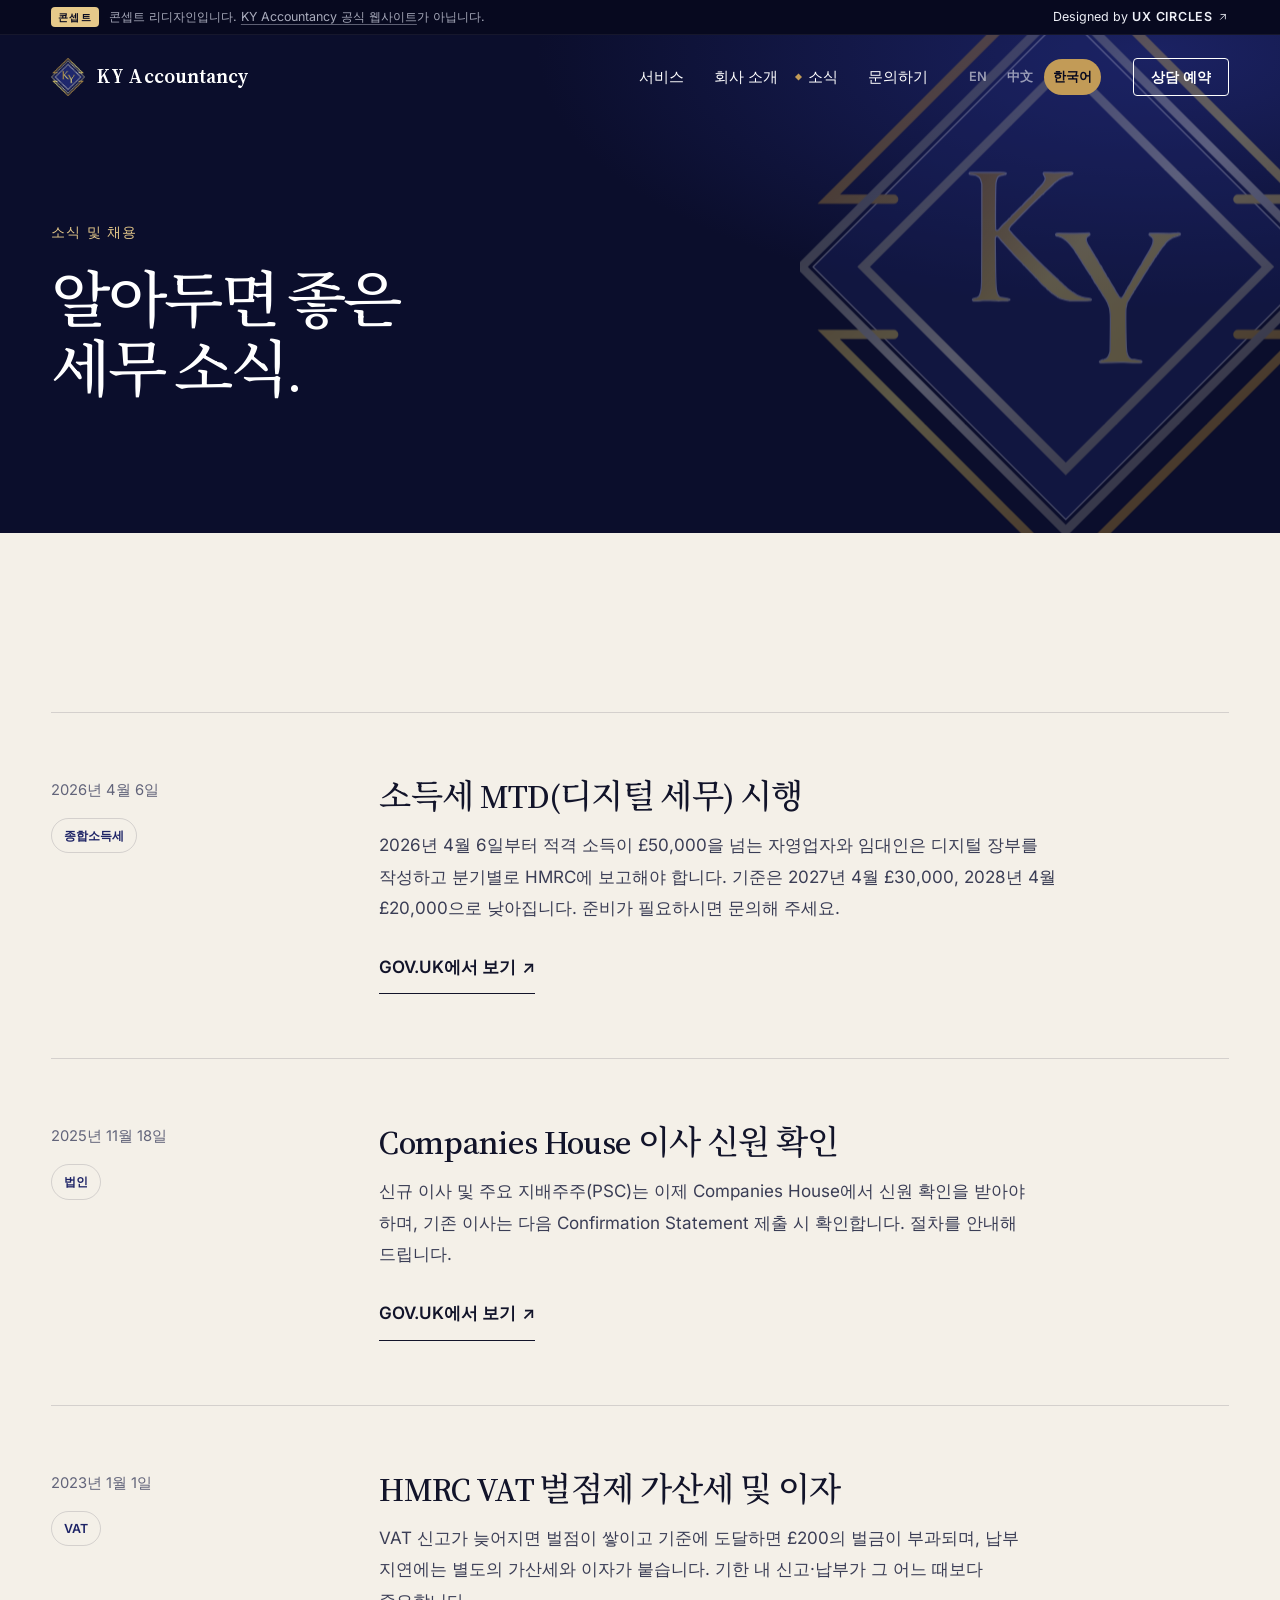
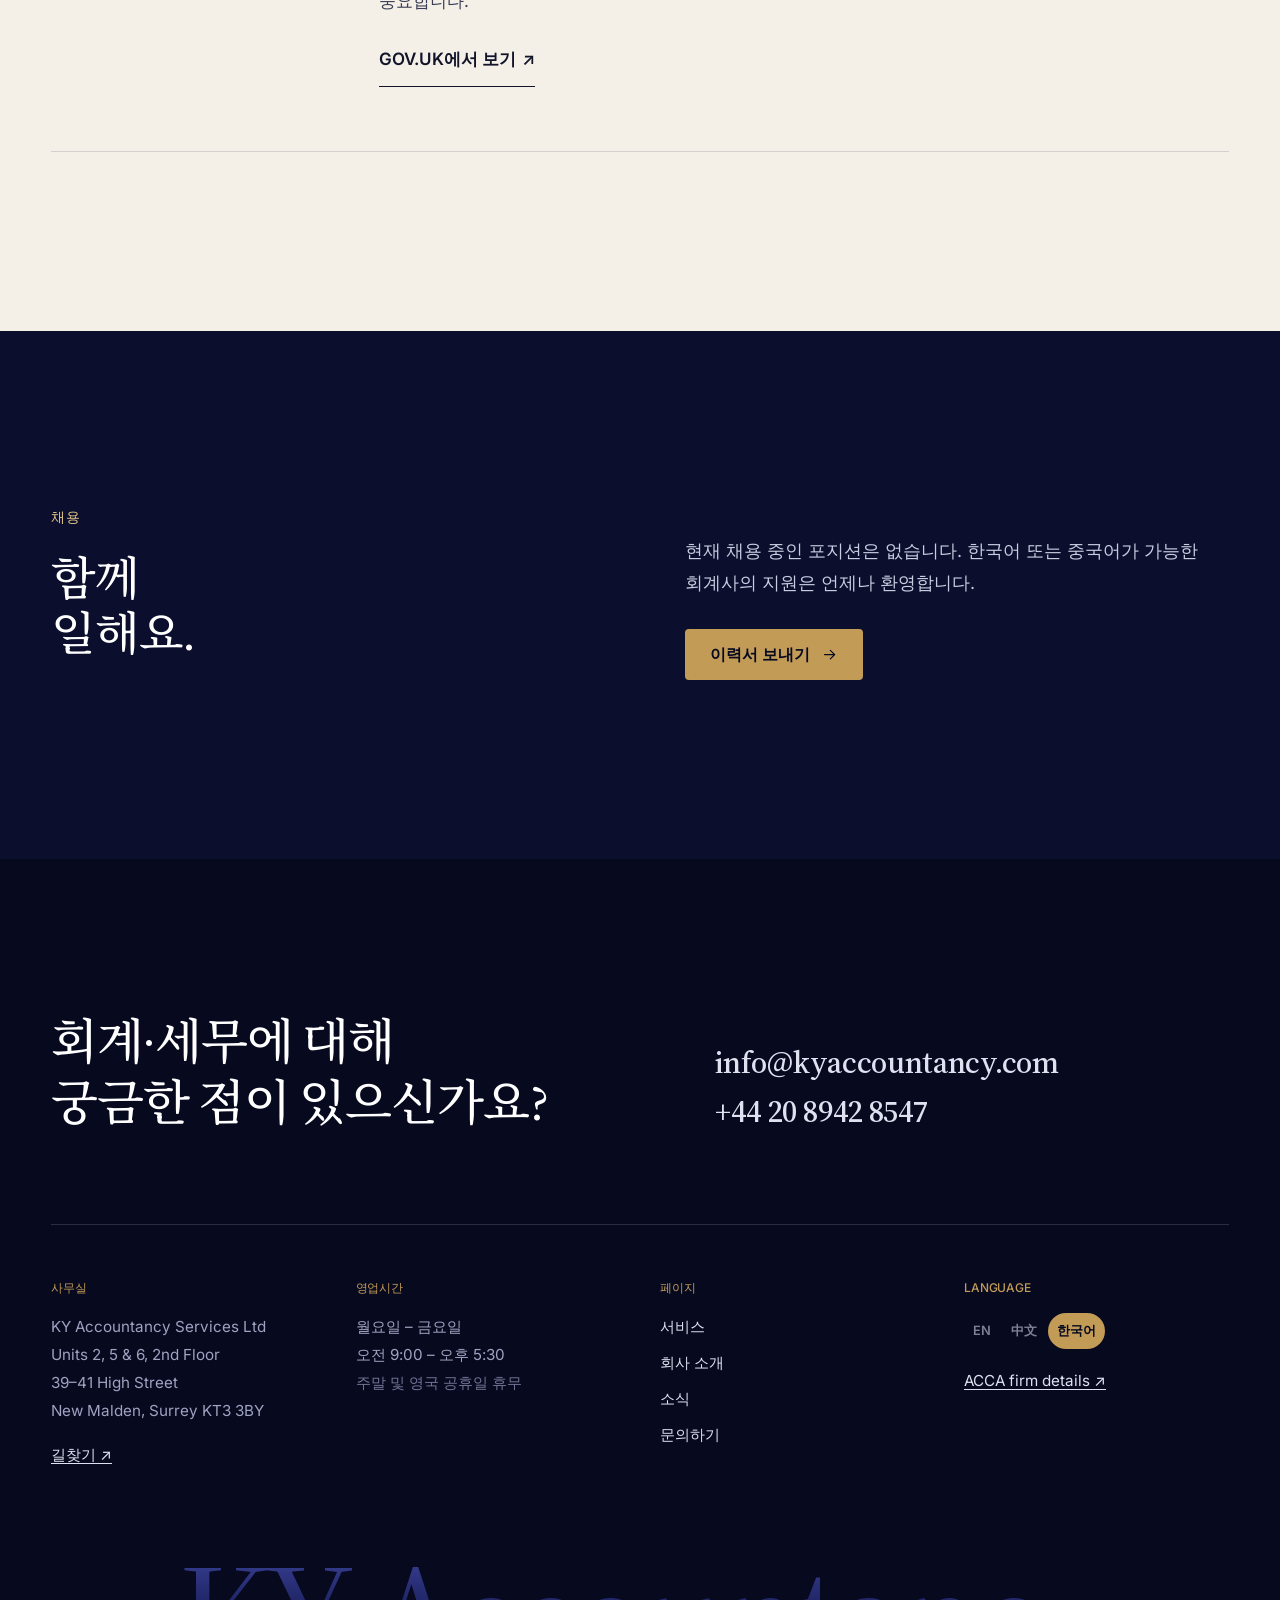
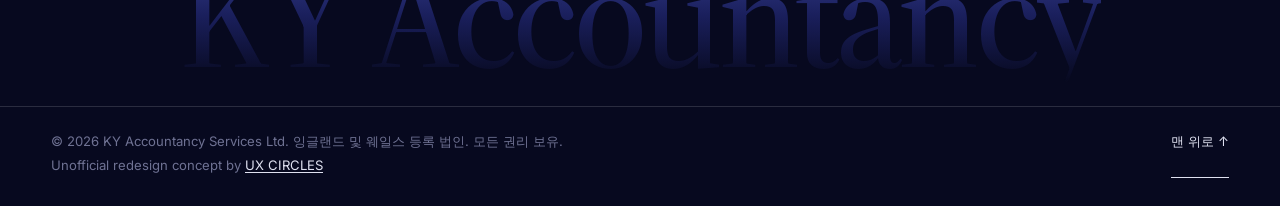
<file: ko/news.html>
<!doctype html>
<html lang="ko">
<head>
<meta charset="utf-8">
<meta name="viewport" content="width=device-width, initial-scale=1">
<title>소식 및 채용 | KY Accountancy</title>
<meta name="description" content="KY Accountancy 영국 세무 소식: MTD, Companies House 신원 확인, VAT 가산세, 채용 정보.">
<link rel="canonical" href="https://www.kyaccountancy.com/ko/news.html">
<link rel="alternate" hreflang="en-GB" href="https://www.kyaccountancy.com/news.html">
<link rel="alternate" hreflang="zh-Hans" href="https://www.kyaccountancy.com/zh/news.html">
<link rel="alternate" hreflang="ko" href="https://www.kyaccountancy.com/ko/news.html">
<link rel="alternate" hreflang="x-default" href="https://www.kyaccountancy.com/news.html">
<meta property="og:title" content="소식 및 채용 | KY Accountancy">
<meta property="og:description" content="KY Accountancy 영국 세무 소식: MTD, Companies House 신원 확인, VAT 가산세, 채용 정보.">
<meta property="og:type" content="website">
<meta name="theme-color" content="#0b0e2c">
<link rel="icon" type="image/png" href="../assets/img/favicon.png">
<link rel="apple-touch-icon" href="../assets/img/apple-touch-icon.jpg">
<link rel="preload" href="../assets/fonts/source-serif.woff2" as="font" type="font/woff2" crossorigin>
<link rel="preload" href="../assets/fonts/noto-serif-kr-500.woff2" as="font" type="font/woff2" crossorigin>
<link rel="stylesheet" href="../assets/css/style.css?v=4bc31d65">
<script>document.documentElement.classList.add("js")</script>
<script type="application/ld+json">{"@context": "https://schema.org", "@type": "AccountingService", "name": "KY Accountancy Services Ltd", "url": "https://www.kyaccountancy.com/", "telephone": "+44 20 8942 8547", "email": "info@kyaccountancy.com", "address": {"@type": "PostalAddress", "streetAddress": "Units 2, 5 & 6, 2nd Floor, 39-41 High Street", "addressLocality": "New Malden", "addressRegion": "Surrey", "postalCode": "KT3 3BY", "addressCountry": "GB"}, "openingHoursSpecification": [{"@type": "OpeningHoursSpecification", "dayOfWeek": ["Monday", "Tuesday", "Wednesday", "Thursday", "Friday"], "opens": "09:00", "closes": "17:30"}], "foundingDate": "2014", "knowsLanguage": ["en", "zh", "ko"]}</script>
</head>
<body class="">
<a class="skip" href="#main">본문으로 건너뛰기</a>
<header class="site-header" data-header>
  <div class="concept-bar" role="note">
    <div class="wrap concept-inner">
      <p><span class="concept-tag">콘셉트</span><span class="concept-long">콘셉트 리디자인입니다. <a href="https://www.kyaccountancy.com/" target="_blank" rel="noopener">KY Accountancy 공식 웹사이트</a>가 아닙니다.</span></p>
      <a href="https://ux-circles.com/professionals" target="_blank" rel="noopener"><span class="concept-by">Designed by </span><strong>UX CIRCLES</strong> <svg viewBox="0 0 24 24" aria-hidden="true"><path d="M7 17 17 7M8 7h9v9"/></svg></a>
    </div>
  </div>
  <div class="wrap header-inner">
    <a class="brand" href="./" aria-label="KY Accountancy — home">
      <img src="../assets/img/logo-mark.png" alt="" width="34" height="39">
      <span class="brand-name">KY Accountancy</span>
    </a>
    <nav class="main-nav" aria-label="Main"><a href="services.html"><span class="roll" data-text="서비스"><span>서비스</span></span></a><a href="about.html"><span class="roll" data-text="회사 소개"><span>회사 소개</span></span></a><a href="news.html" aria-current="page"><span class="roll" data-text="소식"><span>소식</span></span></a><a href="contact.html"><span class="roll" data-text="문의하기"><span>문의하기</span></span></a></nav>
    <div class="lang" role="group" aria-label="Language"><a href="../news.html" lang="en-GB" hreflang="en-GB">EN</a><a href="../zh/news.html" lang="zh-Hans" hreflang="zh-Hans">中文</a><a href="../ko/news.html" lang="ko" hreflang="ko" aria-current="true">한국어</a></div>
    <a class="btn btn-pill header-cta" href="contact.html"><span class="roll" data-text="상담 예약"><span>상담 예약</span></span></a>
    <button class="menu-btn" aria-expanded="false" aria-controls="menu"><span class="menu-lines"><span></span><span></span></span><span class="sr">메뉴</span></button>
  </div>
</header>
<div class="menu" id="menu" hidden>
  <div class="wrap menu-inner">
    <ul class="menu-links"><li><a href="services.html"><span class="mn">01</span>서비스</a></li><li><a href="about.html"><span class="mn">02</span>회사 소개</a></li><li><a href="news.html" aria-current="page"><span class="mn">03</span>소식</a></li><li><a href="contact.html"><span class="mn">04</span>문의하기</a></li></ul>
    <div class="menu-foot">
      <a href="tel:+442089428547">+44 20 8942 8547</a>
      <a href="mailto:info@kyaccountancy.com">info@kyaccountancy.com</a>
      <div class="lang" role="group" aria-label="Language"><a href="../news.html" lang="en-GB" hreflang="en-GB">EN</a><a href="../zh/news.html" lang="zh-Hans" hreflang="zh-Hans">中文</a><a href="../ko/news.html" lang="ko" hreflang="ko" aria-current="true">한국어</a></div>
    </div>
  </div>
</div>
<main id="main">

<section class="page-hero dark">
  <div class="hero-diamond hero-diamond-sm"><svg class="diamond" viewBox="100 50 715 860" aria-hidden="true">
  <defs>
    <linearGradient id="ky-gold" gradientUnits="userSpaceOnUse" x1="133" y1="73" x2="782" y2="889">
      <stop offset="0" stop-color="#b3842e"/><stop offset=".22" stop-color="#b98933"/><stop offset=".5" stop-color="#f3e27a"/><stop offset=".78" stop-color="#bd8d31"/><stop offset="1" stop-color="#b3842e"/>
    </linearGradient>
    <linearGradient id="ky-silver" gradientUnits="userSpaceOnUse" x1="133" y1="73" x2="782" y2="889">
      <stop offset="0" stop-color="#83827e"/><stop offset=".25" stop-color="#8a8984"/><stop offset=".5" stop-color="#e4e3de"/><stop offset=".75" stop-color="#8f8b88"/><stop offset="1" stop-color="#83827e"/>
    </linearGradient>
    <linearGradient id="ky-letter" gradientUnits="userSpaceOnUse" x1="330" y1="360" x2="610" y2="610">
      <stop offset="0" stop-color="#b8892f"/><stop offset=".45" stop-color="#f6e07a"/><stop offset="1" stop-color="#e9cf62"/>
    </linearGradient>
  </defs>
  <path class="fill" d="M457.5 141 797.5 481 457.5 821 117.5 481Z" fill="#1e2569"/>
  <g fill="none" stroke-width="12.5" stroke-linejoin="miter" stroke-miterlimit="10">
    <path class="d d1" pathLength="1" d="M226 390H138.5L457.5 71 776.5 390H689" stroke="url(#ky-gold)"/>
    <path class="d d1" pathLength="1" d="M226 572H138.5L457.5 891 776.5 572H689" stroke="url(#ky-gold)"/>
    <path class="d d2" pathLength="1" d="M457.5 125.5 813 481 457.5 836.5 102 481Z" stroke="url(#ky-silver)" stroke-width="12"/>
    <path class="d d3" pathLength="1" d="M457.5 209 729.5 481 457.5 753 185.5 481Z" stroke="url(#ky-silver)" stroke-width="12"/>
  </g>
  <path class="ky" fill="url(#ky-letter)" d="M503.7 609.9C502.5 609.4 502.4 608.5 503.4 607.9C504.6 607.1 507.5 606.0 509.1 605.9C511.1 605.6 511.6 605.4 513.3 603.6C515.0 601.8 515.4 601.1 516.3 597.8L517.1 595.1L517.3 585.1C517.6 565.0 517.7 546.0 517.3 544.0C517.2 543.0 517.0 541.5 517.0 540.6C517.0 538.7 516.4 536.2 515.6 534.2C515.3 533.3 514.7 531.8 514.3 530.9C514.0 529.9 513.5 528.7 513.1 528.2C512.8 527.8 512.3 526.8 512.0 526.1C511.7 525.4 511.2 524.6 510.9 524.2C510.6 523.9 509.7 522.5 508.9 521.2C508.0 519.8 506.9 518.0 506.3 517.1C505.7 516.1 504.9 514.8 504.6 514.1C504.2 513.4 503.5 512.4 503.0 511.8C502.4 511.2 502.0 510.6 502.0 510.4C502.0 510.2 501.6 509.4 501.1 508.7C500.6 508.0 499.9 506.9 499.5 506.2C499.2 505.6 498.3 504.5 497.7 503.7C497.0 502.8 496.2 501.6 495.9 500.9C495.6 500.2 494.8 498.9 494.3 498.0C493.7 497.1 492.9 495.7 492.5 494.8C492.1 494.0 491.3 492.8 490.8 492.2C490.3 491.5 489.4 490.3 488.9 489.5C487.1 486.5 485.9 484.6 485.2 483.8C484.8 483.4 484.2 482.4 483.8 481.7C483.5 481.0 482.8 480.0 482.3 479.4C481.9 478.9 481.1 477.7 480.6 476.8C479.8 475.2 477.3 471.2 475.5 468.6C475.1 468.1 474.4 466.9 474.0 466.1C473.6 465.3 472.9 464.3 472.6 464.0C472.3 463.7 471.7 462.7 471.2 462.0C469.7 459.3 466.6 454.9 465.8 454.1C465.3 453.7 464.6 452.9 464.2 452.2C463.0 450.6 459.1 446.4 457.8 445.5C457.1 445.0 456.0 444.2 455.2 443.5C453.3 442.0 450.3 440.6 447.6 440.0C446.3 439.8 445.0 439.4 444.6 439.2C443.8 438.6 443.6 437.7 444.1 436.9C444.7 435.9 446.0 435.7 449.1 435.9C452.2 436.1 473.5 436.1 482.8 435.8L489.0 435.7L489.6 436.3C490.7 437.4 490.1 438.5 487.8 439.8C486.0 440.8 485.2 442.0 485.0 443.8C485.0 444.8 485.1 445.5 485.5 446.4C485.8 447.0 486.0 447.7 486.0 447.8C486.0 448.5 487.3 451.1 488.6 453.0C489.3 454.2 490.9 456.8 492.0 458.8C493.2 460.8 494.5 462.8 494.9 463.4C495.3 463.9 496.0 465.0 496.3 465.8C496.7 466.6 497.2 467.6 497.5 468.0C498.2 468.8 500.9 473.3 502.7 476.7C503.5 478.1 504.6 479.6 505.1 480.1C505.6 480.6 506.0 481.4 506.2 482.0C506.5 483.1 507.5 484.9 510.1 489.0C510.9 490.2 511.8 492.0 512.2 493.0C512.7 494.4 513.1 495.0 513.8 495.6C514.4 496.1 515.2 497.1 515.8 498.4C517.8 502.1 519.1 504.4 519.9 505.5C520.8 506.8 523.6 511.6 524.7 513.9C525.1 514.7 525.8 515.8 526.2 516.4C526.7 516.9 527.4 518.0 527.8 518.8C528.8 520.8 530.9 523.0 531.8 523.0C533.3 523.0 534.0 522.3 535.1 520.0C535.7 518.9 536.6 517.2 537.2 516.3C537.8 515.4 538.2 514.5 538.2 514.3C538.2 513.8 539.1 512.2 539.7 511.6C540.0 511.4 540.4 510.6 540.6 509.9C540.9 509.1 541.5 508.1 542.1 507.2C542.8 506.5 544.0 504.6 544.8 503.0C546.7 499.3 548.4 496.1 549.3 494.6C551.4 491.1 552.8 488.7 553.6 487.1C554.1 486.2 554.8 484.9 555.2 484.4C555.7 483.8 556.4 482.7 556.8 481.9C557.2 481.1 558.0 480.0 558.5 479.5C559.1 478.9 559.6 478.2 559.8 477.5C560.2 476.0 560.9 474.7 563.3 470.9C564.4 469.1 565.6 467.1 565.9 466.4C566.2 465.7 566.9 464.6 567.3 464.0C568.7 461.9 571.6 456.9 572.2 455.4C572.5 454.6 573.3 453.0 573.8 451.9C574.7 450.0 574.8 449.6 575.0 447.1C575.2 445.4 575.1 444.0 575.0 443.4C574.6 442.1 573.2 440.7 571.5 439.7C570.0 438.9 569.3 438.0 569.6 437.0C570.0 435.8 570.4 435.8 582.0 435.9C588.0 436.0 593.8 436.1 594.9 436.3C596.4 436.4 597.5 436.4 599.8 436.1C601.6 435.8 603.4 435.7 604.8 435.8C606.2 435.9 607.3 435.9 608.0 435.6C609.9 435.1 612.1 436.0 612.0 437.2C611.8 438.2 610.5 438.9 607.8 439.5C602.7 440.7 599.8 442.0 597.0 444.6C595.9 445.6 594.4 446.8 593.7 447.3C592.7 447.9 592.2 448.5 591.8 449.4C591.4 450.1 590.6 451.3 589.9 452.1C588.0 454.0 586.6 455.7 585.7 457.3C585.3 458.0 584.5 459.2 583.9 459.9C583.3 460.6 582.6 461.6 582.3 462.2C582.0 462.8 581.4 463.7 580.9 464.2C580.4 464.7 579.9 465.6 579.6 466.1C579.4 466.7 578.7 467.7 578.0 468.4C577.3 469.1 576.5 470.2 576.2 470.9C575.9 471.6 575.1 472.9 574.5 473.9C573.8 474.8 572.9 476.3 572.5 477.1C572.0 477.9 571.2 479.1 570.7 479.7C570.2 480.2 569.5 481.2 569.2 481.9C568.6 483.1 566.1 487.1 562.1 493.1C560.3 495.9 559.9 496.7 559.1 498.3C558.8 498.8 558.1 499.9 557.5 500.7C557.0 501.5 555.7 503.4 554.9 504.8C554.0 506.3 553.0 507.9 552.6 508.3C552.3 508.7 551.9 509.4 551.8 509.9C551.6 510.4 551.1 511.3 550.5 511.9C549.9 512.4 549.3 513.5 549.0 514.2C548.8 514.8 547.8 516.5 546.9 517.8C546.0 519.1 544.8 521.1 544.3 522.2C543.4 523.9 542.4 525.6 540.8 528.0C540.5 528.5 540.2 529.1 540.1 529.4C539.7 531.9 538.9 535.5 538.7 536.1C538.3 537.6 538.2 550.3 538.5 569.2C538.8 589.5 539.0 593.3 539.9 596.9C540.9 600.9 541.3 601.8 543.2 603.6C544.4 604.8 545.1 605.2 545.8 605.3C546.2 605.4 547.6 605.6 548.8 605.7C549.9 605.9 552.0 606.2 553.3 606.5C554.7 606.8 556.4 607.0 557.2 607.0C558.3 607.0 558.6 607.1 559.3 607.7C560.3 608.7 560.2 609.4 559.1 610.0C558.4 610.3 543.9 610.0 536.0 609.5C531.2 609.2 521.7 609.4 507.2 610.1C505.2 610.2 504.4 610.2 503.7 609.9ZM333.1 526.8C330.9 525.4 331.6 524.3 335.0 523.5C336.7 523.1 339.4 521.9 340.2 521.2C341.4 520.1 342.9 515.6 343.7 510.6C343.9 509.9 344.1 505.6 344.3 501.0C344.5 494.6 344.6 478.4 344.6 431.1L344.6 369.6L344.0 367.2C343.4 364.2 342.1 361.6 340.7 360.4C338.6 358.6 334.9 357.3 332.2 357.2C329.9 357.2 328.6 356.9 327.9 356.3C327.3 355.7 327.5 354.7 328.3 354.3C328.7 354.2 332.0 354.1 337.6 354.2C352.6 354.3 360.1 354.3 367.7 354.1C375.1 354.0 376.6 354.1 377.3 354.9C377.7 355.4 377.2 356.4 376.3 356.8C375.9 357.1 374.6 357.4 373.5 357.6C372.3 357.8 370.8 358.1 370.1 358.3C367.6 358.8 365.2 361.4 364.5 364.4C364.3 365.2 364.0 366.5 363.8 367.2C363.2 369.4 363.1 377.6 363.0 405.3C362.9 430.1 362.9 430.4 363.4 431.3C364.3 432.9 366.2 432.5 367.8 430.4C369.2 428.5 374.9 422.5 377.1 420.6C378.1 419.7 379.5 418.3 380.0 417.6C380.5 416.9 381.5 416.0 382.1 415.7C382.8 415.3 383.3 414.7 383.8 413.9C384.2 413.2 384.7 412.4 385.0 412.2C386.1 411.4 395.5 401.9 396.1 401.2C396.3 400.8 397.1 400.1 397.9 399.7C398.8 399.2 399.3 398.7 399.6 398.1C399.9 397.5 402.2 395.1 405.3 392.0C408.2 389.2 411.1 386.3 411.7 385.6C412.3 384.9 413.3 384.0 413.9 383.6C414.5 383.2 415.2 382.4 415.6 381.7C416.5 380.2 418.8 377.5 422.5 373.9C425.6 370.8 427.8 368.0 429.0 365.5C430.4 362.4 430.3 360.6 428.6 358.5C427.3 356.7 426.9 355.8 427.2 355.1C427.4 354.8 427.7 354.4 428.1 354.3C428.4 354.2 431.6 354.2 435.2 354.3C438.9 354.4 445.8 354.4 450.6 354.3C465.9 353.9 467.4 354.0 467.2 355.4C467.1 356.0 464.5 357.3 462.5 357.8C459.4 358.4 454.1 360.3 452.7 361.2C452.0 361.8 450.6 362.5 449.7 362.9C448.8 363.3 448.0 363.9 447.8 364.1C447.6 364.4 446.8 364.9 446.1 365.4C445.3 365.9 444.8 366.4 444.8 366.5C444.8 366.6 444.2 367.1 443.4 367.6C442.7 368.1 441.4 369.2 440.5 370.1C439.6 371.0 436.5 374.0 433.6 376.7C430.7 379.3 428.1 381.9 427.8 382.4C427.5 382.8 426.7 383.5 425.9 384.0C425.1 384.4 424.3 385.0 424.1 385.4C423.9 385.7 421.6 387.9 419.1 390.3C416.5 392.7 412.8 396.3 410.8 398.3C408.8 400.4 405.9 403.3 404.4 404.8C400.8 408.3 398.8 410.3 394.4 414.9C393.6 415.7 392.7 416.7 392.4 417.0C392.0 417.3 390.6 418.8 389.3 420.2C388.0 421.7 386.4 423.2 385.8 423.7C384.5 424.8 382.2 427.8 381.4 429.4C380.8 430.8 381.0 431.6 382.1 432.3C382.6 432.6 383.3 433.3 383.5 433.8C384.0 434.8 392.5 443.9 396.0 447.3C396.8 448.1 397.8 449.1 398.1 449.7C398.5 450.2 400.0 451.9 401.5 453.4C403.0 454.9 405.7 457.7 407.5 459.6C411.7 464.1 426.5 479.0 429.0 481.3C430.0 482.3 433.0 485.1 435.5 487.6C443.4 495.2 444.4 496.2 445.5 496.7C446.1 497.1 446.8 497.7 447.4 498.6C447.9 499.5 448.9 500.4 450.1 501.3C451.1 502.1 452.6 503.4 453.4 504.3C454.1 505.2 455.3 506.3 456.0 506.8C456.6 507.2 458.1 508.5 459.2 509.7C460.5 510.8 461.8 511.9 462.4 512.1C463.0 512.3 463.6 512.8 463.8 513.2C464.1 513.7 464.9 514.2 465.9 514.8C466.9 515.2 468.1 516.0 468.7 516.5C469.9 517.6 476.6 521.0 479.0 521.7C481.1 522.4 485.0 523.2 487.8 523.5C490.7 523.9 492.0 524.4 492.0 525.2C492.0 525.6 491.8 525.9 490.8 526.3C489.6 526.9 489.5 526.9 476.2 526.8L462.9 526.8L459.1 526.0C454.8 525.1 449.3 523.4 448.1 522.6C447.6 522.3 446.9 521.8 446.4 521.6C446.0 521.4 444.9 520.6 444.0 519.9C443.1 519.2 442.0 518.4 441.5 518.1C440.5 517.6 436.7 514.6 435.6 513.5C435.2 513.1 434.4 512.4 433.7 512.1C432.9 511.7 432.4 511.2 432.0 510.5C431.6 509.8 430.8 509.0 430.1 508.5C429.0 507.7 421.1 499.6 419.1 497.1C418.7 496.6 418.0 496.0 417.6 495.8C417.1 495.6 416.6 495.1 416.4 494.6C416.1 494.1 413.3 491.0 410.1 487.8C406.9 484.5 404.0 481.5 403.7 481.0C403.4 480.5 402.6 479.9 402.0 479.5C401.4 479.1 400.6 478.4 400.4 477.9C400.1 477.4 398.7 475.8 397.2 474.3C387.8 464.7 386.2 463.0 385.8 462.4C385.7 462.1 384.6 460.9 383.4 459.6C378.7 454.6 375.3 450.8 374.5 449.7C374.1 449.1 373.4 448.3 372.9 448.0C372.4 447.7 371.8 447.1 371.5 446.5C371.2 446.0 370.3 445.0 369.6 444.2C368.9 443.4 368.1 442.3 367.7 441.8C367.0 440.7 365.8 440.0 364.6 440.0C364.2 440.0 363.8 440.3 363.3 441.0C362.8 441.9 362.7 442.3 362.7 443.6C362.7 444.4 362.8 457.0 363.0 471.5C363.2 501.2 363.5 509.7 364.7 513.8C365.0 514.8 365.3 516.0 365.4 516.5C365.5 517.6 367.7 521.1 368.6 521.6C368.9 521.8 369.9 522.1 370.8 522.2C377.9 523.4 381.1 524.0 382.0 524.5C382.9 525.0 382.6 525.7 381.2 526.2C379.3 526.9 377.9 527.0 375.5 526.8C374.1 526.6 372.3 526.6 370.0 526.8C367.6 527.0 366.1 527.0 365.2 526.8C362.7 526.3 349.5 526.1 345.9 526.5C344.1 526.7 341.3 526.9 339.6 526.9C338.0 527.0 336.0 527.1 335.2 527.1C334.1 527.3 333.7 527.2 333.1 526.8Z"/>
</svg></div>
  <div class="wrap">
    <p class="label">소식 및 채용</p>
    <h1 class="display split"><span class="line"><span>알아두면 좋은</span></span><span class="line"><span>세무 소식.</span></span></h1>
    
  </div>
</section>
<section class="section">
  <div class="wrap">
    <div class="news-list">
    <article class="news-item">
      <div class="news-meta"><time datetime="2026-04-06">2026년 4월 6일</time><span class="tag">종합소득세</span></div>
      <div class="news-main">
        <h2>소득세 MTD(디지털 세무) 시행</h2>
        <p>2026년 4월 6일부터 적격 소득이 £50,000을 넘는 자영업자와 임대인은 디지털 장부를 작성하고 분기별로 HMRC에 보고해야 합니다. 기준은 2027년 4월 £30,000, 2028년 4월 £20,000으로 낮아집니다. 준비가 필요하시면 문의해 주세요.</p>
        <a class="btn-text" href="https://www.gov.uk/guidance/check-if-youre-eligible-for-making-tax-digital-for-income-tax" rel="noopener" target="_blank"><span class="roll" data-text="GOV.UK에서 보기"><span>GOV.UK에서 보기</span></span> ↗</a>
      </div>
    </article>
    <article class="news-item">
      <div class="news-meta"><time datetime="2025-11-18">2025년 11월 18일</time><span class="tag">법인</span></div>
      <div class="news-main">
        <h2>Companies House 이사 신원 확인</h2>
        <p>신규 이사 및 주요 지배주주(PSC)는 이제 Companies House에서 신원 확인을 받아야 하며, 기존 이사는 다음 Confirmation Statement 제출 시 확인합니다. 절차를 안내해 드립니다.</p>
        <a class="btn-text" href="https://www.gov.uk/guidance/verifying-your-identity-for-companies-house" rel="noopener" target="_blank"><span class="roll" data-text="GOV.UK에서 보기"><span>GOV.UK에서 보기</span></span> ↗</a>
      </div>
    </article>
    <article class="news-item">
      <div class="news-meta"><time datetime="2023-01-01">2023년 1월 1일</time><span class="tag">VAT</span></div>
      <div class="news-main">
        <h2>HMRC VAT 벌점제 가산세 및 이자</h2>
        <p>VAT 신고가 늦어지면 벌점이 쌓이고 기준에 도달하면 £200의 벌금이 부과되며, 납부 지연에는 별도의 가산세와 이자가 붙습니다. 기한 내 신고·납부가 그 어느 때보다 중요합니다.</p>
        <a class="btn-text" href="https://www.gov.uk/government/news/hmrc-reminds-businesses-about-new-vat-penalties-and-interest-payments" rel="noopener" target="_blank"><span class="roll" data-text="GOV.UK에서 보기"><span>GOV.UK에서 보기</span></span> ↗</a>
      </div>
    </article></div>
  </div>
</section>
<section class="section dark careers-sec">
  <div class="wrap careers-grid">
    <div>
      <p class="label">채용</p>
      <h2 class="h-xl split"><span class="line"><span>함께</span></span><span class="line"><span>일해요.</span></span></h2>
    </div>
    <div>
      <p class="reveal-up">현재 채용 중인 포지션은 없습니다. 한국어 또는 중국어가 가능한 회계사의 지원은 언제나 환영합니다.</p>
      <a class="btn btn-gold" href="mailto:info@kyaccountancy.com?subject=CV"><span>이력서 보내기</span><svg viewBox="0 0 24 24" aria-hidden="true"><path d="M5 12h14M13 6l6 6-6 6"/></svg></a>
    </div>
  </div>
</section>
</main>
<footer class="site-footer">
  <div class="wrap">
    <div class="footer-top">
      <h2 class="footer-q split"><span class="line"><span>회계·세무에 대해</span></span><span class="line"><span>궁금한 점이 있으신가요?</span></span></h2>
      <div class="footer-contact">
        <a class="big-link" href="mailto:info@kyaccountancy.com">info@kyaccountancy.com</a>
        <a class="big-link" href="tel:+442089428547">+44 20 8942 8547</a>
      </div>
    </div>
    <div class="footer-grid">
      <div><h3 class="f-h">사무실</h3><p>KY Accountancy Services Ltd<br>Units 2, 5 &amp; 6, 2nd Floor<br>39–41 High Street<br>New Malden, Surrey KT3 3BY</p><p><a class="u" href="https://www.google.com/maps/search/?api=1&query=39-41+High+Street+New+Malden+KT3+3BY" rel="noopener" target="_blank">길찾기 ↗</a></p></div>
      <div><h3 class="f-h">영업시간</h3><p>월요일 – 금요일<br>오전 9:00 – 오후 5:30<br><span class="dim">주말 및 영국 공휴일 휴무</span></p></div>
      <div><h3 class="f-h">페이지</h3><ul class="f-links"><li><a href="services.html"><span class="roll" data-text="서비스"><span>서비스</span></span></a></li><li><a href="about.html"><span class="roll" data-text="회사 소개"><span>회사 소개</span></span></a></li><li><a href="news.html"><span class="roll" data-text="소식"><span>소식</span></span></a></li><li><a href="contact.html"><span class="roll" data-text="문의하기"><span>문의하기</span></span></a></li></ul></div>
      <div><h3 class="f-h">Language</h3><div class="lang" role="group" aria-label="Language"><a href="../news.html" lang="en-GB" hreflang="en-GB">EN</a><a href="../zh/news.html" lang="zh-Hans" hreflang="zh-Hans">中文</a><a href="../ko/news.html" lang="ko" hreflang="ko" aria-current="true">한국어</a></div><p class="f-acca"><a class="u" href="https://www.accaglobal.com/uk/en/member/find-an-accountant/find-firm/results/details.html?isocountry=GB&location=new+malden&country=UK&organisationid=ACCA&advisorid=4818904" rel="noopener" target="_blank">ACCA firm details ↗</a></p></div>
    </div>
  </div>
  <div class="wordmark" aria-hidden="true"><span>KY Accountancy</span></div>
  <div class="wrap footer-base">
    <span>© <span data-year>2026</span> KY Accountancy Services Ltd. 잉글랜드 및 웨일스 등록 법인. 모든 권리 보유.<br><span class="concept-note">Unofficial redesign concept by <a class="u" href="https://ux-circles.com/professionals" target="_blank" rel="noopener">UX CIRCLES</a></span></span>
    <a href="#main" class="u">맨 위로 ↑</a>
  </div>
</footer>
<nav class="action-bar" aria-label="Quick contact">
  <a href="tel:+442089428547"><svg viewBox="0 0 24 24" aria-hidden="true"><path d="M5 4h4l2 5-2.5 1.5a11 11 0 0 0 5 5L15 13l5 2v4a2 2 0 0 1-2 2A16 16 0 0 1 3 6a2 2 0 0 1 2-2"/></svg><span>전화</span></a>
  <a href="contact.html#chat"><svg viewBox="0 0 24 24" aria-hidden="true"><path d="M21 12a8 8 0 0 1-11.6 7.1L4 20l1-4.6A8 8 0 1 1 21 12z"/></svg><span>메시지</span></a>
  <a href="mailto:info@kyaccountancy.com"><svg viewBox="0 0 24 24" aria-hidden="true"><rect x="3" y="5" width="18" height="14" rx="2"/><path d="m3 7 9 6 9-6"/></svg><span>이메일</span></a>
</nav>
<script>window.KY = {"open": "영업 중", "closes": "오후 5:30까지", "closed": "영업 종료", "opensToday": "오늘 오전 9시 오픈", "opensTomorrow": "내일 오전 9시 오픈", "opensMonday": "월요일 오전 9시 오픈", "today": "오늘", "tomorrow": "내일", "inDays": "{n}일 남음", "days": "일", "day": "일", "until": "{date}까지", "dl": {"jan": "{ty} 과세연도 온라인 종합소득세 신고 및 납부 마감", "jul": "{ty} 과세연도 2차 예정납부", "oct5": "{ty} 과세연도에 자영업·임대를 시작했다면 Self Assessment 등록 마감", "oct31": "{ty} 과세연도 서면 신고 마감"}, "calc": {"accounts": "Companies House 결산서 제출", "ctpay": "법인세 납부", "ct600": "법인세 신고서(CT600) 제출"}, "mailSubject": "웹사이트 문의", "mailName": "이름", "mailPhone": "전화번호", "mailLang": "희망 언어", "mailService": "문의 서비스"};</script>
<script src="../assets/js/main.js?v=9ee86a52" defer></script>
</body>
</html>
</file>
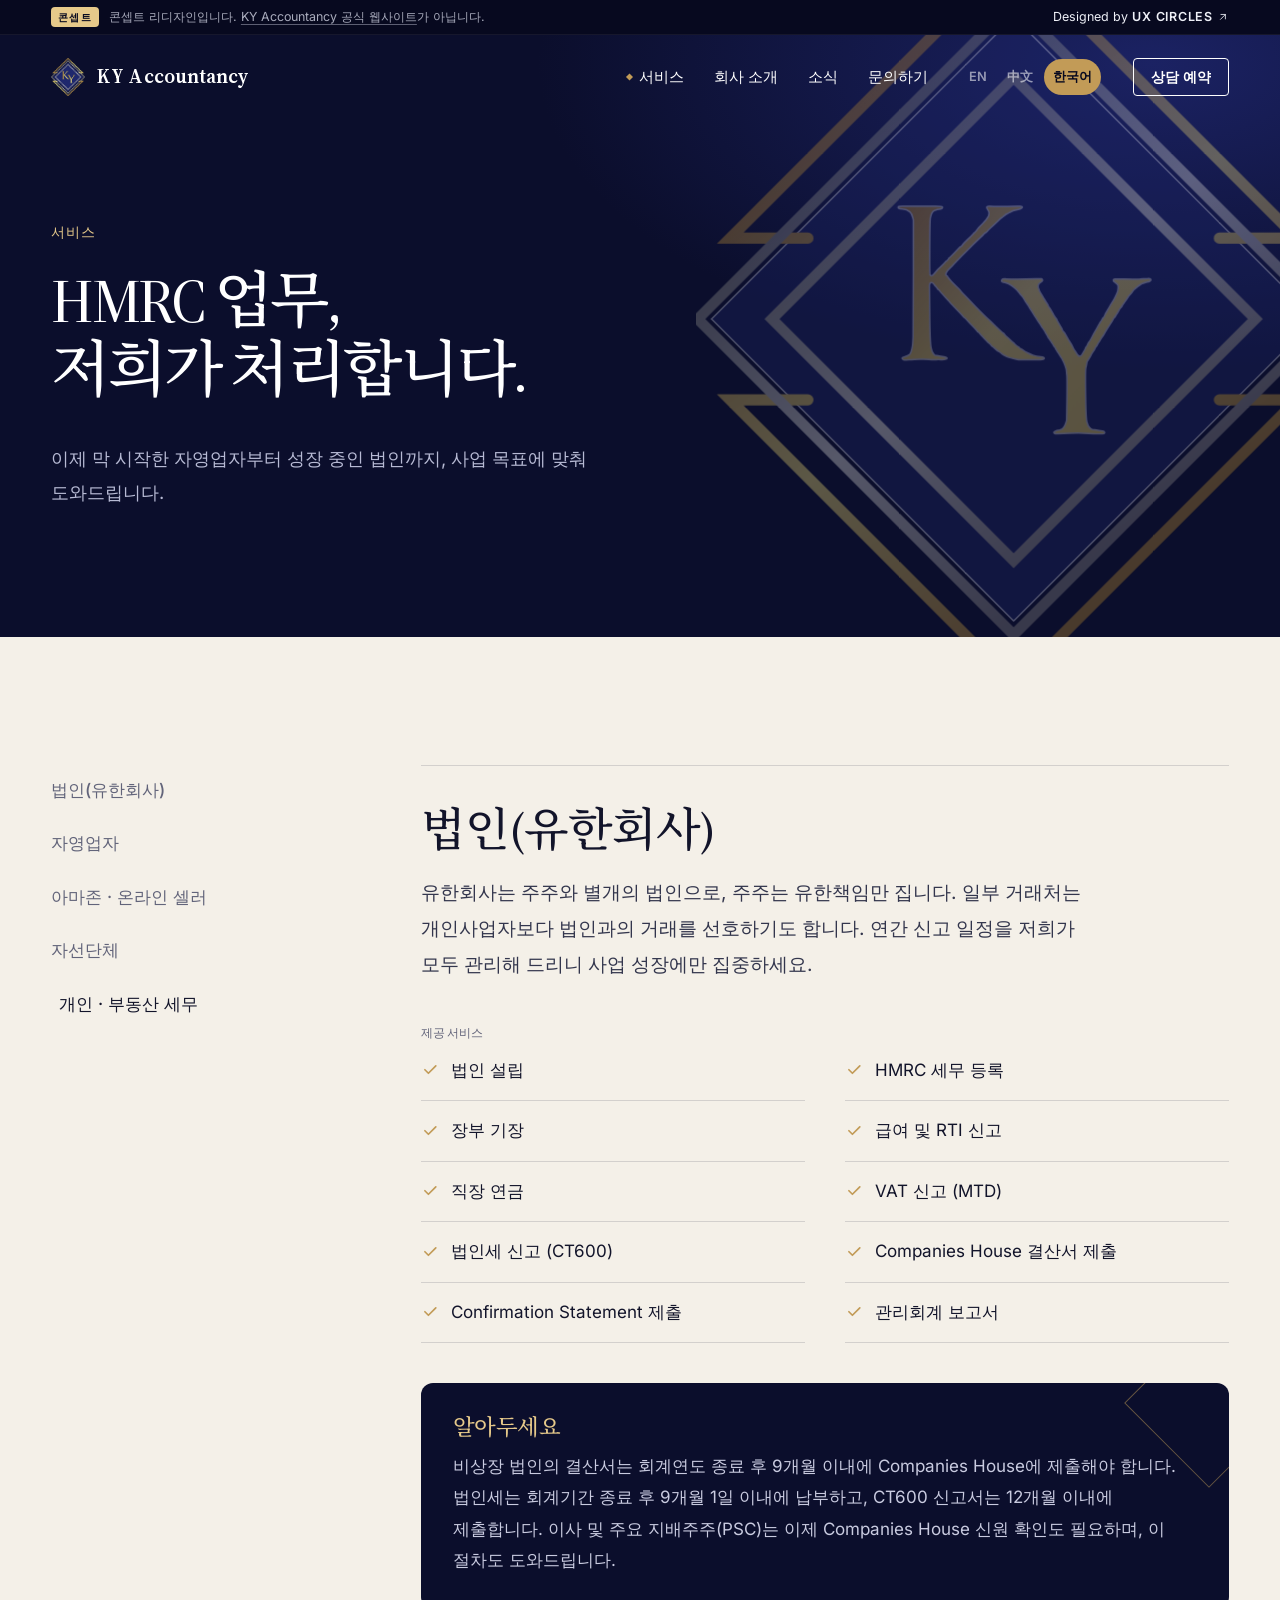
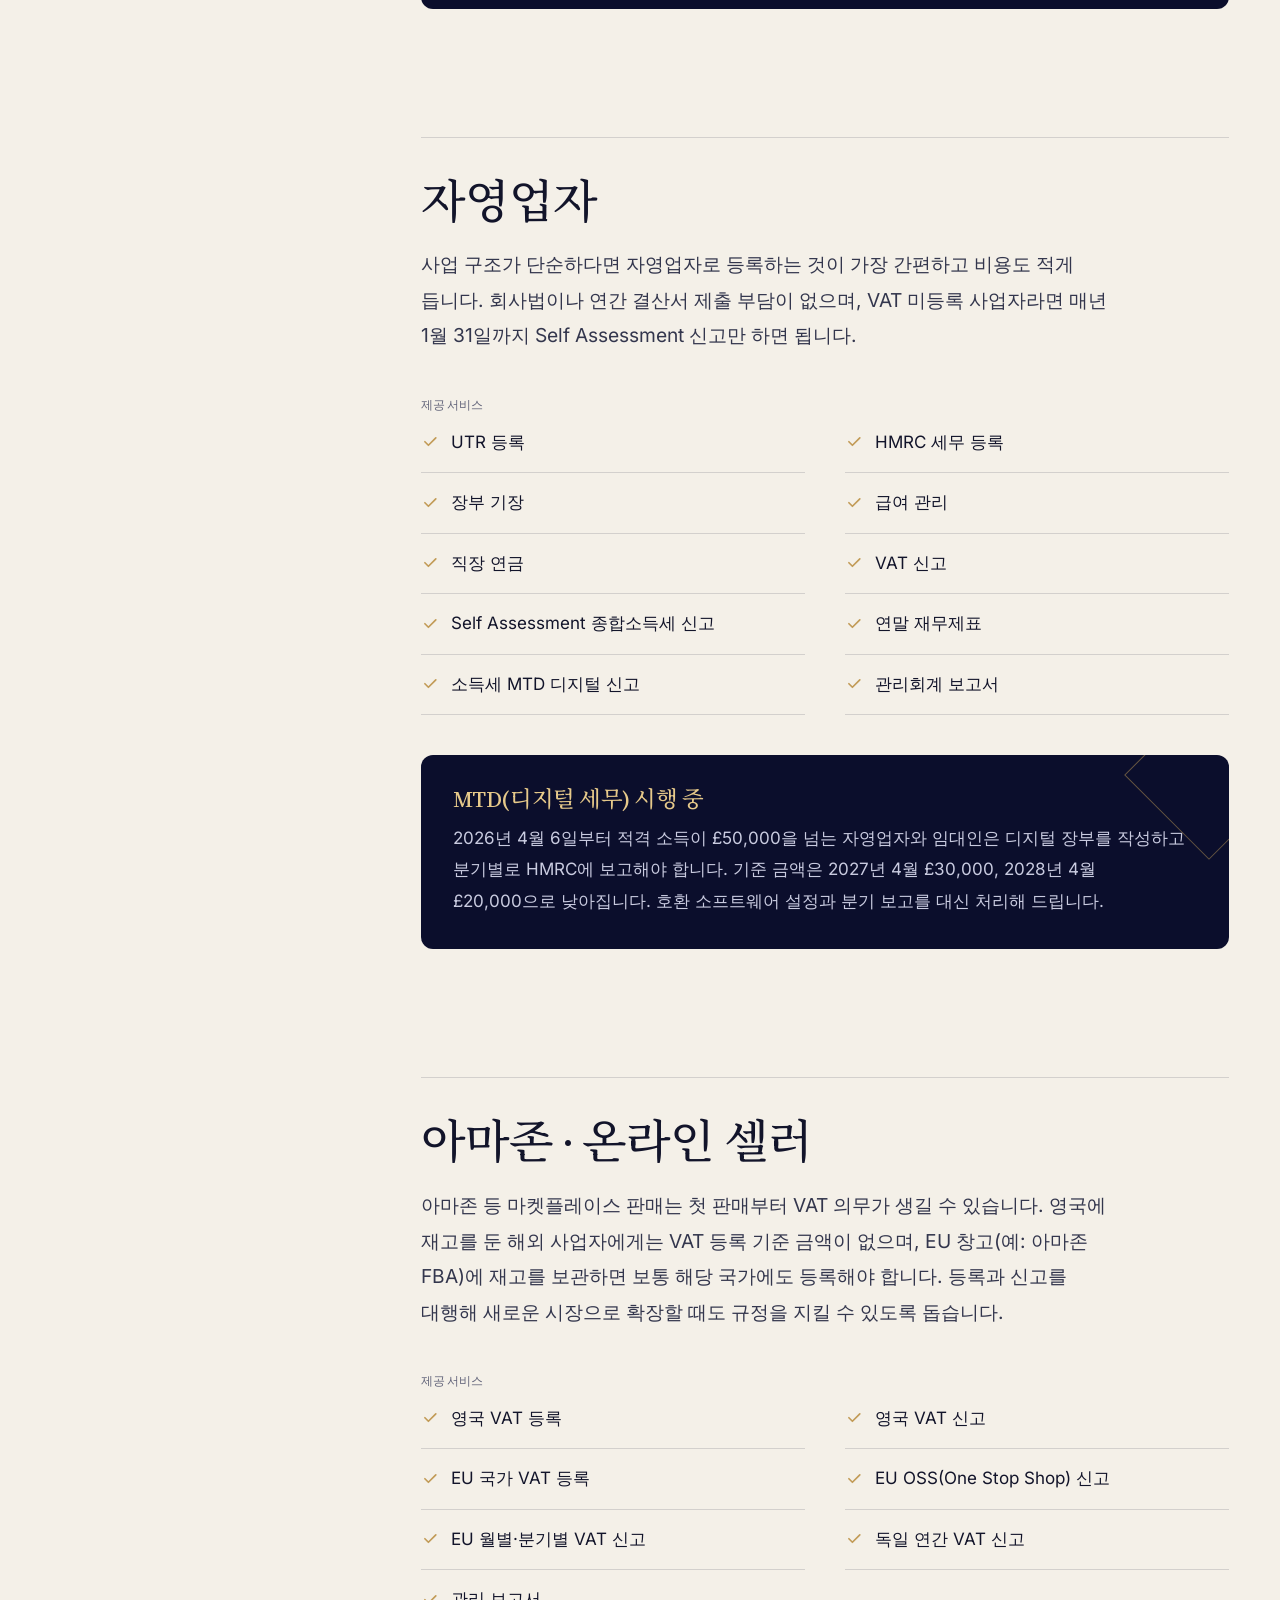
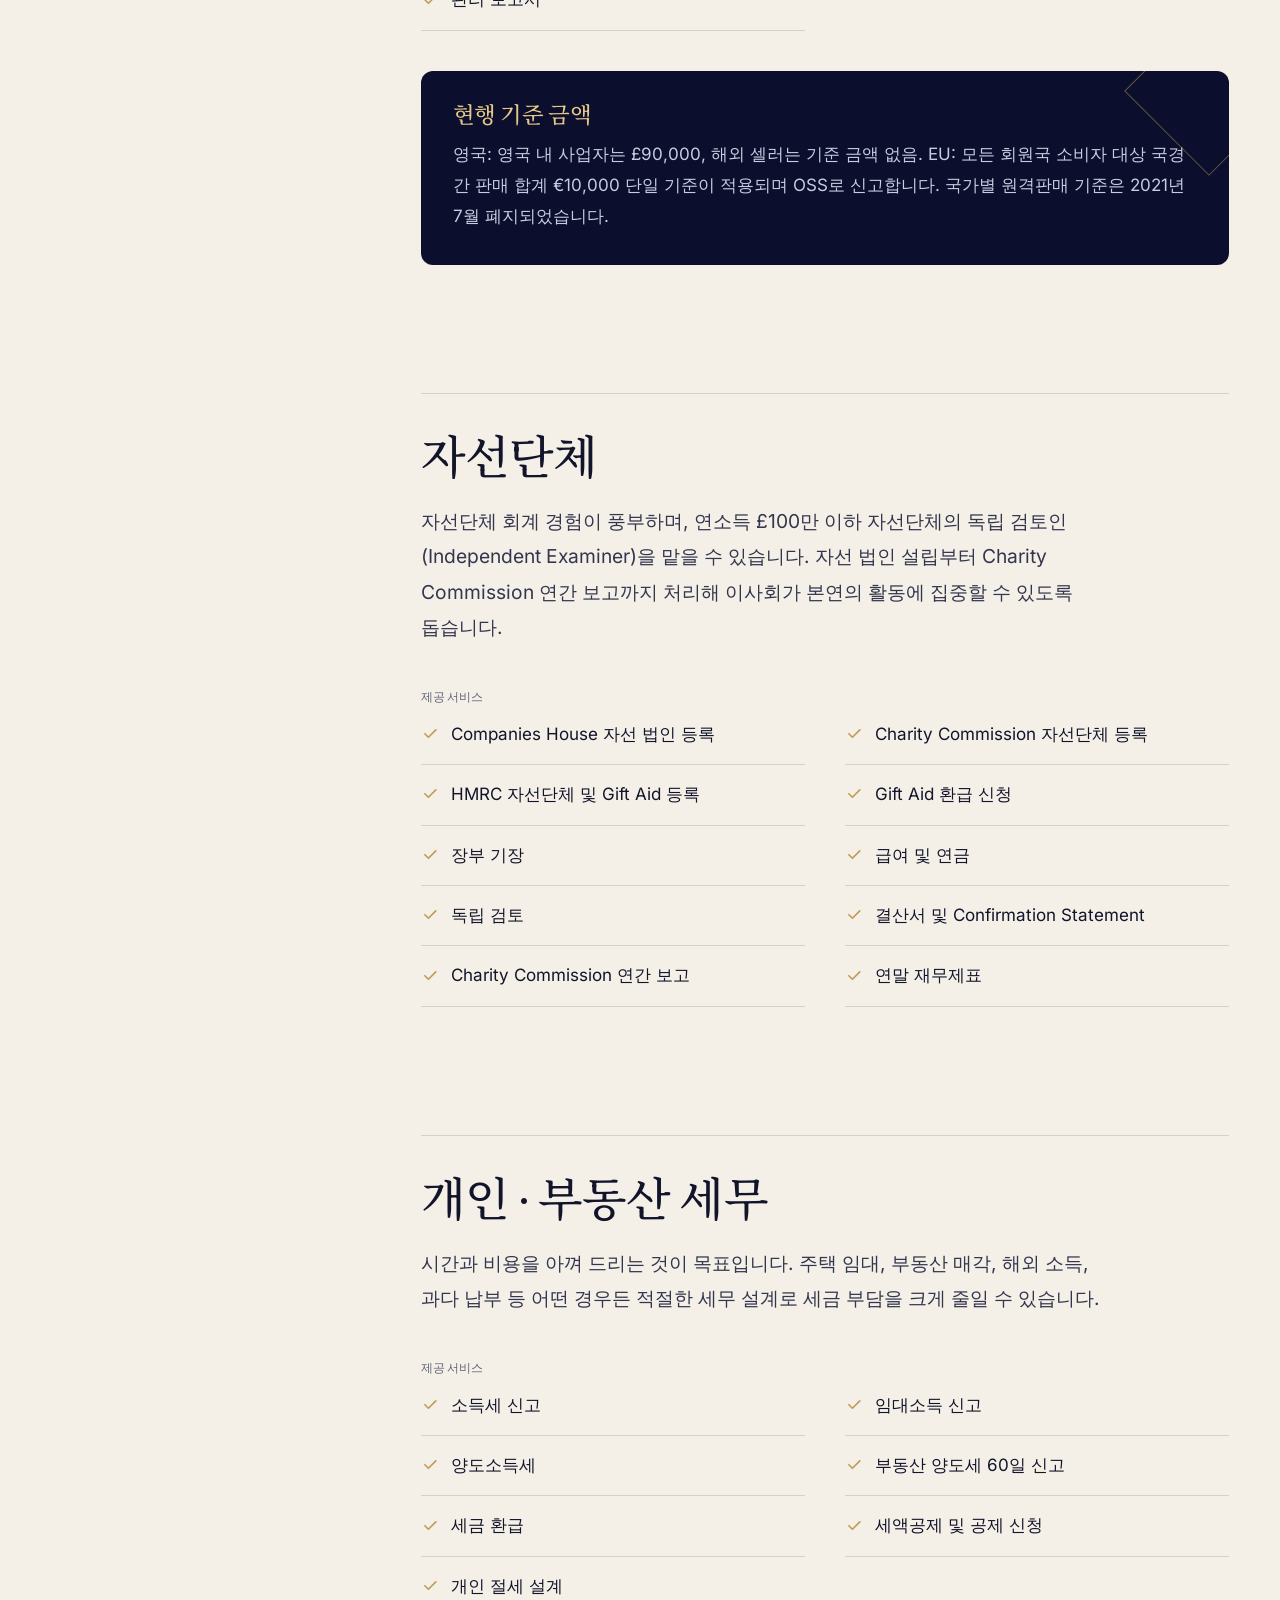
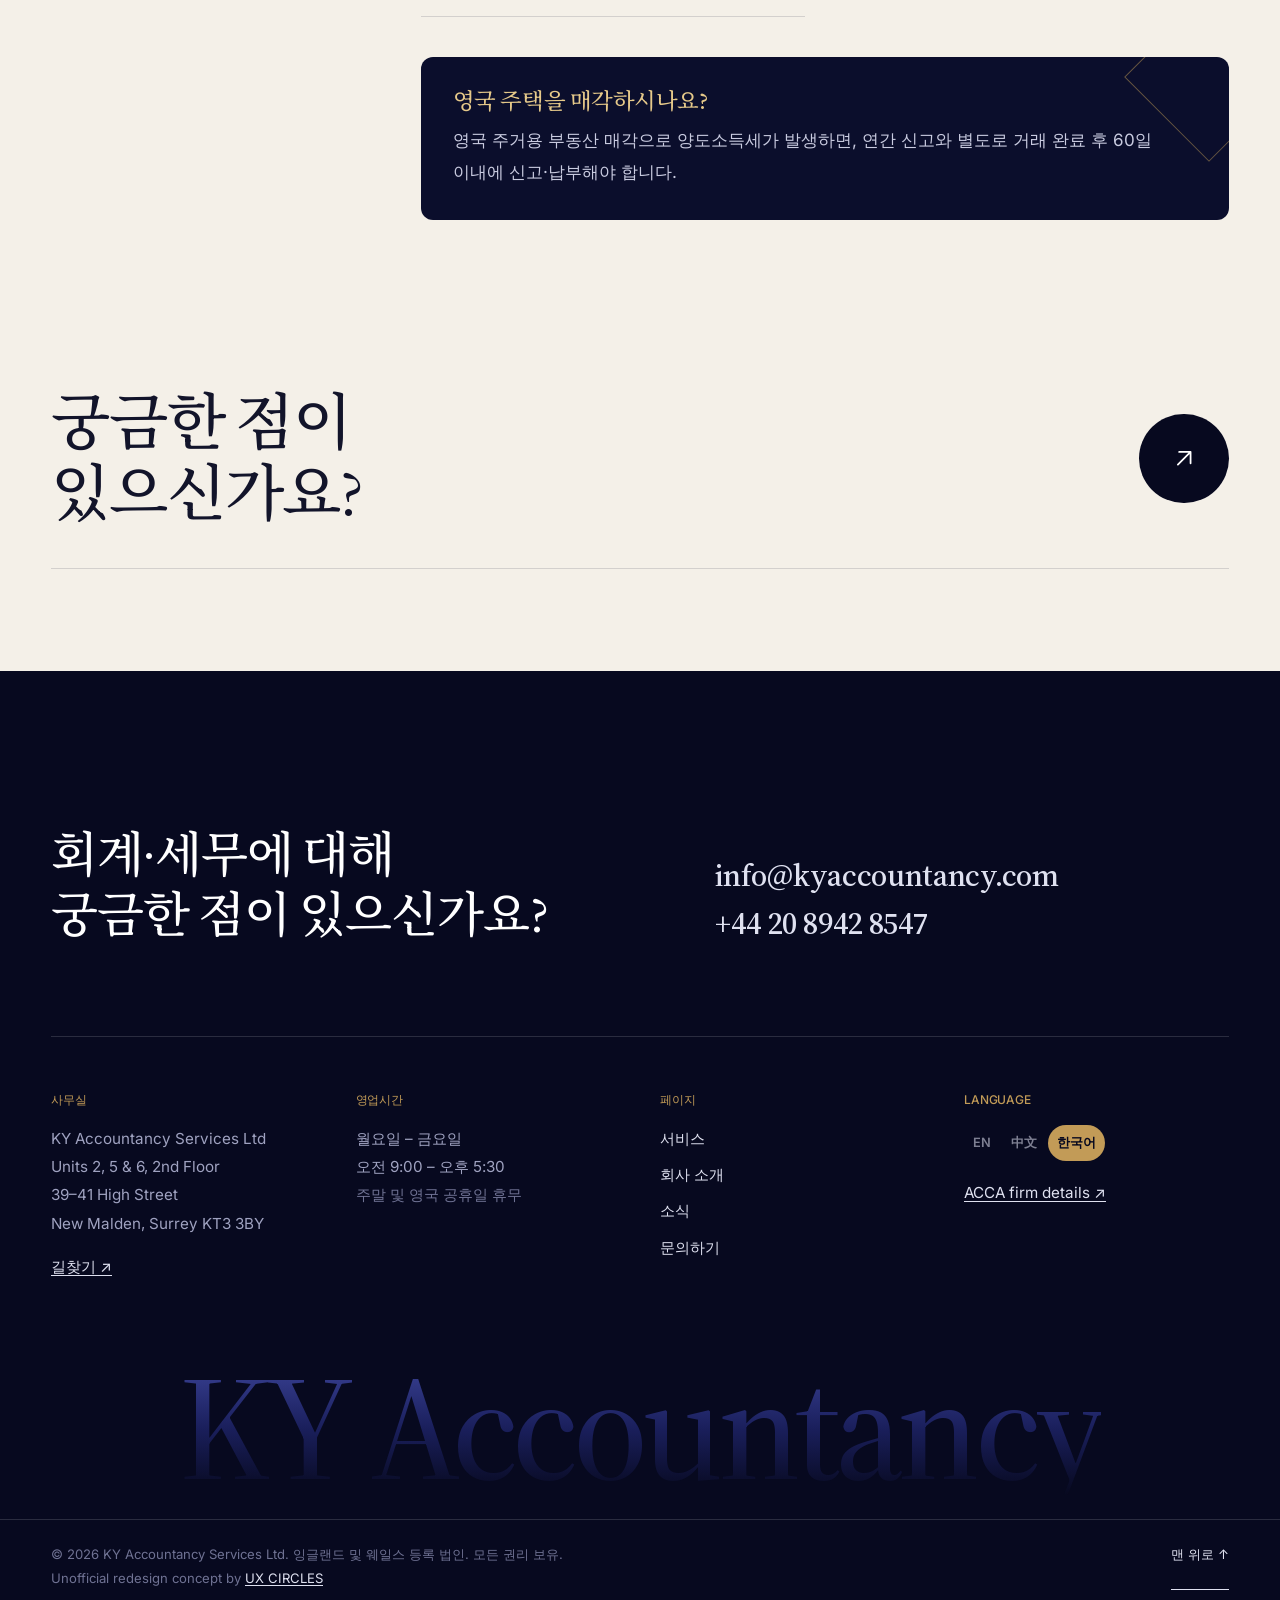
<file: ko/services.html>
<!doctype html>
<html lang="ko">
<head>
<meta charset="utf-8">
<meta name="viewport" content="width=device-width, initial-scale=1">
<title>서비스 — 법인, 자영업, VAT, 자선단체, 세무 | KY Accountancy</title>
<meta name="description" content="뉴몰든 회계·세무 서비스: 법인 설립, 기장, 급여, VAT, 종합소득세, 아마존·EU VAT, 자선단체 독립 검토, 부동산 세무.">
<link rel="canonical" href="https://www.kyaccountancy.com/ko/services.html">
<link rel="alternate" hreflang="en-GB" href="https://www.kyaccountancy.com/services.html">
<link rel="alternate" hreflang="zh-Hans" href="https://www.kyaccountancy.com/zh/services.html">
<link rel="alternate" hreflang="ko" href="https://www.kyaccountancy.com/ko/services.html">
<link rel="alternate" hreflang="x-default" href="https://www.kyaccountancy.com/services.html">
<meta property="og:title" content="서비스 — 법인, 자영업, VAT, 자선단체, 세무 | KY Accountancy">
<meta property="og:description" content="뉴몰든 회계·세무 서비스: 법인 설립, 기장, 급여, VAT, 종합소득세, 아마존·EU VAT, 자선단체 독립 검토, 부동산 세무.">
<meta property="og:type" content="website">
<meta name="theme-color" content="#0b0e2c">
<link rel="icon" type="image/png" href="../assets/img/favicon.png">
<link rel="apple-touch-icon" href="../assets/img/apple-touch-icon.jpg">
<link rel="preload" href="../assets/fonts/source-serif.woff2" as="font" type="font/woff2" crossorigin>
<link rel="preload" href="../assets/fonts/noto-serif-kr-500.woff2" as="font" type="font/woff2" crossorigin>
<link rel="stylesheet" href="../assets/css/style.css?v=4bc31d65">
<script>document.documentElement.classList.add("js")</script>
<script type="application/ld+json">{"@context": "https://schema.org", "@type": "AccountingService", "name": "KY Accountancy Services Ltd", "url": "https://www.kyaccountancy.com/", "telephone": "+44 20 8942 8547", "email": "info@kyaccountancy.com", "address": {"@type": "PostalAddress", "streetAddress": "Units 2, 5 & 6, 2nd Floor, 39-41 High Street", "addressLocality": "New Malden", "addressRegion": "Surrey", "postalCode": "KT3 3BY", "addressCountry": "GB"}, "openingHoursSpecification": [{"@type": "OpeningHoursSpecification", "dayOfWeek": ["Monday", "Tuesday", "Wednesday", "Thursday", "Friday"], "opens": "09:00", "closes": "17:30"}], "foundingDate": "2014", "knowsLanguage": ["en", "zh", "ko"]}</script>
</head>
<body class="">
<a class="skip" href="#main">본문으로 건너뛰기</a>
<header class="site-header" data-header>
  <div class="concept-bar" role="note">
    <div class="wrap concept-inner">
      <p><span class="concept-tag">콘셉트</span><span class="concept-long">콘셉트 리디자인입니다. <a href="https://www.kyaccountancy.com/" target="_blank" rel="noopener">KY Accountancy 공식 웹사이트</a>가 아닙니다.</span></p>
      <a href="https://ux-circles.com/professionals" target="_blank" rel="noopener"><span class="concept-by">Designed by </span><strong>UX CIRCLES</strong> <svg viewBox="0 0 24 24" aria-hidden="true"><path d="M7 17 17 7M8 7h9v9"/></svg></a>
    </div>
  </div>
  <div class="wrap header-inner">
    <a class="brand" href="./" aria-label="KY Accountancy — home">
      <img src="../assets/img/logo-mark.png" alt="" width="34" height="39">
      <span class="brand-name">KY Accountancy</span>
    </a>
    <nav class="main-nav" aria-label="Main"><a href="services.html" aria-current="page"><span class="roll" data-text="서비스"><span>서비스</span></span></a><a href="about.html"><span class="roll" data-text="회사 소개"><span>회사 소개</span></span></a><a href="news.html"><span class="roll" data-text="소식"><span>소식</span></span></a><a href="contact.html"><span class="roll" data-text="문의하기"><span>문의하기</span></span></a></nav>
    <div class="lang" role="group" aria-label="Language"><a href="../services.html" lang="en-GB" hreflang="en-GB">EN</a><a href="../zh/services.html" lang="zh-Hans" hreflang="zh-Hans">中文</a><a href="../ko/services.html" lang="ko" hreflang="ko" aria-current="true">한국어</a></div>
    <a class="btn btn-pill header-cta" href="contact.html"><span class="roll" data-text="상담 예약"><span>상담 예약</span></span></a>
    <button class="menu-btn" aria-expanded="false" aria-controls="menu"><span class="menu-lines"><span></span><span></span></span><span class="sr">메뉴</span></button>
  </div>
</header>
<div class="menu" id="menu" hidden>
  <div class="wrap menu-inner">
    <ul class="menu-links"><li><a href="services.html" aria-current="page"><span class="mn">01</span>서비스</a></li><li><a href="about.html"><span class="mn">02</span>회사 소개</a></li><li><a href="news.html"><span class="mn">03</span>소식</a></li><li><a href="contact.html"><span class="mn">04</span>문의하기</a></li></ul>
    <div class="menu-foot">
      <a href="tel:+442089428547">+44 20 8942 8547</a>
      <a href="mailto:info@kyaccountancy.com">info@kyaccountancy.com</a>
      <div class="lang" role="group" aria-label="Language"><a href="../services.html" lang="en-GB" hreflang="en-GB">EN</a><a href="../zh/services.html" lang="zh-Hans" hreflang="zh-Hans">中文</a><a href="../ko/services.html" lang="ko" hreflang="ko" aria-current="true">한국어</a></div>
    </div>
  </div>
</div>
<main id="main">

<section class="page-hero dark">
  <div class="hero-diamond hero-diamond-sm"><svg class="diamond" viewBox="100 50 715 860" aria-hidden="true">
  <defs>
    <linearGradient id="ky-gold" gradientUnits="userSpaceOnUse" x1="133" y1="73" x2="782" y2="889">
      <stop offset="0" stop-color="#b3842e"/><stop offset=".22" stop-color="#b98933"/><stop offset=".5" stop-color="#f3e27a"/><stop offset=".78" stop-color="#bd8d31"/><stop offset="1" stop-color="#b3842e"/>
    </linearGradient>
    <linearGradient id="ky-silver" gradientUnits="userSpaceOnUse" x1="133" y1="73" x2="782" y2="889">
      <stop offset="0" stop-color="#83827e"/><stop offset=".25" stop-color="#8a8984"/><stop offset=".5" stop-color="#e4e3de"/><stop offset=".75" stop-color="#8f8b88"/><stop offset="1" stop-color="#83827e"/>
    </linearGradient>
    <linearGradient id="ky-letter" gradientUnits="userSpaceOnUse" x1="330" y1="360" x2="610" y2="610">
      <stop offset="0" stop-color="#b8892f"/><stop offset=".45" stop-color="#f6e07a"/><stop offset="1" stop-color="#e9cf62"/>
    </linearGradient>
  </defs>
  <path class="fill" d="M457.5 141 797.5 481 457.5 821 117.5 481Z" fill="#1e2569"/>
  <g fill="none" stroke-width="12.5" stroke-linejoin="miter" stroke-miterlimit="10">
    <path class="d d1" pathLength="1" d="M226 390H138.5L457.5 71 776.5 390H689" stroke="url(#ky-gold)"/>
    <path class="d d1" pathLength="1" d="M226 572H138.5L457.5 891 776.5 572H689" stroke="url(#ky-gold)"/>
    <path class="d d2" pathLength="1" d="M457.5 125.5 813 481 457.5 836.5 102 481Z" stroke="url(#ky-silver)" stroke-width="12"/>
    <path class="d d3" pathLength="1" d="M457.5 209 729.5 481 457.5 753 185.5 481Z" stroke="url(#ky-silver)" stroke-width="12"/>
  </g>
  <path class="ky" fill="url(#ky-letter)" d="M503.7 609.9C502.5 609.4 502.4 608.5 503.4 607.9C504.6 607.1 507.5 606.0 509.1 605.9C511.1 605.6 511.6 605.4 513.3 603.6C515.0 601.8 515.4 601.1 516.3 597.8L517.1 595.1L517.3 585.1C517.6 565.0 517.7 546.0 517.3 544.0C517.2 543.0 517.0 541.5 517.0 540.6C517.0 538.7 516.4 536.2 515.6 534.2C515.3 533.3 514.7 531.8 514.3 530.9C514.0 529.9 513.5 528.7 513.1 528.2C512.8 527.8 512.3 526.8 512.0 526.1C511.7 525.4 511.2 524.6 510.9 524.2C510.6 523.9 509.7 522.5 508.9 521.2C508.0 519.8 506.9 518.0 506.3 517.1C505.7 516.1 504.9 514.8 504.6 514.1C504.2 513.4 503.5 512.4 503.0 511.8C502.4 511.2 502.0 510.6 502.0 510.4C502.0 510.2 501.6 509.4 501.1 508.7C500.6 508.0 499.9 506.9 499.5 506.2C499.2 505.6 498.3 504.5 497.7 503.7C497.0 502.8 496.2 501.6 495.9 500.9C495.6 500.2 494.8 498.9 494.3 498.0C493.7 497.1 492.9 495.7 492.5 494.8C492.1 494.0 491.3 492.8 490.8 492.2C490.3 491.5 489.4 490.3 488.9 489.5C487.1 486.5 485.9 484.6 485.2 483.8C484.8 483.4 484.2 482.4 483.8 481.7C483.5 481.0 482.8 480.0 482.3 479.4C481.9 478.9 481.1 477.7 480.6 476.8C479.8 475.2 477.3 471.2 475.5 468.6C475.1 468.1 474.4 466.9 474.0 466.1C473.6 465.3 472.9 464.3 472.6 464.0C472.3 463.7 471.7 462.7 471.2 462.0C469.7 459.3 466.6 454.9 465.8 454.1C465.3 453.7 464.6 452.9 464.2 452.2C463.0 450.6 459.1 446.4 457.8 445.5C457.1 445.0 456.0 444.2 455.2 443.5C453.3 442.0 450.3 440.6 447.6 440.0C446.3 439.8 445.0 439.4 444.6 439.2C443.8 438.6 443.6 437.7 444.1 436.9C444.7 435.9 446.0 435.7 449.1 435.9C452.2 436.1 473.5 436.1 482.8 435.8L489.0 435.7L489.6 436.3C490.7 437.4 490.1 438.5 487.8 439.8C486.0 440.8 485.2 442.0 485.0 443.8C485.0 444.8 485.1 445.5 485.5 446.4C485.8 447.0 486.0 447.7 486.0 447.8C486.0 448.5 487.3 451.1 488.6 453.0C489.3 454.2 490.9 456.8 492.0 458.8C493.2 460.8 494.5 462.8 494.9 463.4C495.3 463.9 496.0 465.0 496.3 465.8C496.7 466.6 497.2 467.6 497.5 468.0C498.2 468.8 500.9 473.3 502.7 476.7C503.5 478.1 504.6 479.6 505.1 480.1C505.6 480.6 506.0 481.4 506.2 482.0C506.5 483.1 507.5 484.9 510.1 489.0C510.9 490.2 511.8 492.0 512.2 493.0C512.7 494.4 513.1 495.0 513.8 495.6C514.4 496.1 515.2 497.1 515.8 498.4C517.8 502.1 519.1 504.4 519.9 505.5C520.8 506.8 523.6 511.6 524.7 513.9C525.1 514.7 525.8 515.8 526.2 516.4C526.7 516.9 527.4 518.0 527.8 518.8C528.8 520.8 530.9 523.0 531.8 523.0C533.3 523.0 534.0 522.3 535.1 520.0C535.7 518.9 536.6 517.2 537.2 516.3C537.8 515.4 538.2 514.5 538.2 514.3C538.2 513.8 539.1 512.2 539.7 511.6C540.0 511.4 540.4 510.6 540.6 509.9C540.9 509.1 541.5 508.1 542.1 507.2C542.8 506.5 544.0 504.6 544.8 503.0C546.7 499.3 548.4 496.1 549.3 494.6C551.4 491.1 552.8 488.7 553.6 487.1C554.1 486.2 554.8 484.9 555.2 484.4C555.7 483.8 556.4 482.7 556.8 481.9C557.2 481.1 558.0 480.0 558.5 479.5C559.1 478.9 559.6 478.2 559.8 477.5C560.2 476.0 560.9 474.7 563.3 470.9C564.4 469.1 565.6 467.1 565.9 466.4C566.2 465.7 566.9 464.6 567.3 464.0C568.7 461.9 571.6 456.9 572.2 455.4C572.5 454.6 573.3 453.0 573.8 451.9C574.7 450.0 574.8 449.6 575.0 447.1C575.2 445.4 575.1 444.0 575.0 443.4C574.6 442.1 573.2 440.7 571.5 439.7C570.0 438.9 569.3 438.0 569.6 437.0C570.0 435.8 570.4 435.8 582.0 435.9C588.0 436.0 593.8 436.1 594.9 436.3C596.4 436.4 597.5 436.4 599.8 436.1C601.6 435.8 603.4 435.7 604.8 435.8C606.2 435.9 607.3 435.9 608.0 435.6C609.9 435.1 612.1 436.0 612.0 437.2C611.8 438.2 610.5 438.9 607.8 439.5C602.7 440.7 599.8 442.0 597.0 444.6C595.9 445.6 594.4 446.8 593.7 447.3C592.7 447.9 592.2 448.5 591.8 449.4C591.4 450.1 590.6 451.3 589.9 452.1C588.0 454.0 586.6 455.7 585.7 457.3C585.3 458.0 584.5 459.2 583.9 459.9C583.3 460.6 582.6 461.6 582.3 462.2C582.0 462.8 581.4 463.7 580.9 464.2C580.4 464.7 579.9 465.6 579.6 466.1C579.4 466.7 578.7 467.7 578.0 468.4C577.3 469.1 576.5 470.2 576.2 470.9C575.9 471.6 575.1 472.9 574.5 473.9C573.8 474.8 572.9 476.3 572.5 477.1C572.0 477.9 571.2 479.1 570.7 479.7C570.2 480.2 569.5 481.2 569.2 481.9C568.6 483.1 566.1 487.1 562.1 493.1C560.3 495.9 559.9 496.7 559.1 498.3C558.8 498.8 558.1 499.9 557.5 500.7C557.0 501.5 555.7 503.4 554.9 504.8C554.0 506.3 553.0 507.9 552.6 508.3C552.3 508.7 551.9 509.4 551.8 509.9C551.6 510.4 551.1 511.3 550.5 511.9C549.9 512.4 549.3 513.5 549.0 514.2C548.8 514.8 547.8 516.5 546.9 517.8C546.0 519.1 544.8 521.1 544.3 522.2C543.4 523.9 542.4 525.6 540.8 528.0C540.5 528.5 540.2 529.1 540.1 529.4C539.7 531.9 538.9 535.5 538.7 536.1C538.3 537.6 538.2 550.3 538.5 569.2C538.8 589.5 539.0 593.3 539.9 596.9C540.9 600.9 541.3 601.8 543.2 603.6C544.4 604.8 545.1 605.2 545.8 605.3C546.2 605.4 547.6 605.6 548.8 605.7C549.9 605.9 552.0 606.2 553.3 606.5C554.7 606.8 556.4 607.0 557.2 607.0C558.3 607.0 558.6 607.1 559.3 607.7C560.3 608.7 560.2 609.4 559.1 610.0C558.4 610.3 543.9 610.0 536.0 609.5C531.2 609.2 521.7 609.4 507.2 610.1C505.2 610.2 504.4 610.2 503.7 609.9ZM333.1 526.8C330.9 525.4 331.6 524.3 335.0 523.5C336.7 523.1 339.4 521.9 340.2 521.2C341.4 520.1 342.9 515.6 343.7 510.6C343.9 509.9 344.1 505.6 344.3 501.0C344.5 494.6 344.6 478.4 344.6 431.1L344.6 369.6L344.0 367.2C343.4 364.2 342.1 361.6 340.7 360.4C338.6 358.6 334.9 357.3 332.2 357.2C329.9 357.2 328.6 356.9 327.9 356.3C327.3 355.7 327.5 354.7 328.3 354.3C328.7 354.2 332.0 354.1 337.6 354.2C352.6 354.3 360.1 354.3 367.7 354.1C375.1 354.0 376.6 354.1 377.3 354.9C377.7 355.4 377.2 356.4 376.3 356.8C375.9 357.1 374.6 357.4 373.5 357.6C372.3 357.8 370.8 358.1 370.1 358.3C367.6 358.8 365.2 361.4 364.5 364.4C364.3 365.2 364.0 366.5 363.8 367.2C363.2 369.4 363.1 377.6 363.0 405.3C362.9 430.1 362.9 430.4 363.4 431.3C364.3 432.9 366.2 432.5 367.8 430.4C369.2 428.5 374.9 422.5 377.1 420.6C378.1 419.7 379.5 418.3 380.0 417.6C380.5 416.9 381.5 416.0 382.1 415.7C382.8 415.3 383.3 414.7 383.8 413.9C384.2 413.2 384.7 412.4 385.0 412.2C386.1 411.4 395.5 401.9 396.1 401.2C396.3 400.8 397.1 400.1 397.9 399.7C398.8 399.2 399.3 398.7 399.6 398.1C399.9 397.5 402.2 395.1 405.3 392.0C408.2 389.2 411.1 386.3 411.7 385.6C412.3 384.9 413.3 384.0 413.9 383.6C414.5 383.2 415.2 382.4 415.6 381.7C416.5 380.2 418.8 377.5 422.5 373.9C425.6 370.8 427.8 368.0 429.0 365.5C430.4 362.4 430.3 360.6 428.6 358.5C427.3 356.7 426.9 355.8 427.2 355.1C427.4 354.8 427.7 354.4 428.1 354.3C428.4 354.2 431.6 354.2 435.2 354.3C438.9 354.4 445.8 354.4 450.6 354.3C465.9 353.9 467.4 354.0 467.2 355.4C467.1 356.0 464.5 357.3 462.5 357.8C459.4 358.4 454.1 360.3 452.7 361.2C452.0 361.8 450.6 362.5 449.7 362.9C448.8 363.3 448.0 363.9 447.8 364.1C447.6 364.4 446.8 364.9 446.1 365.4C445.3 365.9 444.8 366.4 444.8 366.5C444.8 366.6 444.2 367.1 443.4 367.6C442.7 368.1 441.4 369.2 440.5 370.1C439.6 371.0 436.5 374.0 433.6 376.7C430.7 379.3 428.1 381.9 427.8 382.4C427.5 382.8 426.7 383.5 425.9 384.0C425.1 384.4 424.3 385.0 424.1 385.4C423.9 385.7 421.6 387.9 419.1 390.3C416.5 392.7 412.8 396.3 410.8 398.3C408.8 400.4 405.9 403.3 404.4 404.8C400.8 408.3 398.8 410.3 394.4 414.9C393.6 415.7 392.7 416.7 392.4 417.0C392.0 417.3 390.6 418.8 389.3 420.2C388.0 421.7 386.4 423.2 385.8 423.7C384.5 424.8 382.2 427.8 381.4 429.4C380.8 430.8 381.0 431.6 382.1 432.3C382.6 432.6 383.3 433.3 383.5 433.8C384.0 434.8 392.5 443.9 396.0 447.3C396.8 448.1 397.8 449.1 398.1 449.7C398.5 450.2 400.0 451.9 401.5 453.4C403.0 454.9 405.7 457.7 407.5 459.6C411.7 464.1 426.5 479.0 429.0 481.3C430.0 482.3 433.0 485.1 435.5 487.6C443.4 495.2 444.4 496.2 445.5 496.7C446.1 497.1 446.8 497.7 447.4 498.6C447.9 499.5 448.9 500.4 450.1 501.3C451.1 502.1 452.6 503.4 453.4 504.3C454.1 505.2 455.3 506.3 456.0 506.8C456.6 507.2 458.1 508.5 459.2 509.7C460.5 510.8 461.8 511.9 462.4 512.1C463.0 512.3 463.6 512.8 463.8 513.2C464.1 513.7 464.9 514.2 465.9 514.8C466.9 515.2 468.1 516.0 468.7 516.5C469.9 517.6 476.6 521.0 479.0 521.7C481.1 522.4 485.0 523.2 487.8 523.5C490.7 523.9 492.0 524.4 492.0 525.2C492.0 525.6 491.8 525.9 490.8 526.3C489.6 526.9 489.5 526.9 476.2 526.8L462.9 526.8L459.1 526.0C454.8 525.1 449.3 523.4 448.1 522.6C447.6 522.3 446.9 521.8 446.4 521.6C446.0 521.4 444.9 520.6 444.0 519.9C443.1 519.2 442.0 518.4 441.5 518.1C440.5 517.6 436.7 514.6 435.6 513.5C435.2 513.1 434.4 512.4 433.7 512.1C432.9 511.7 432.4 511.2 432.0 510.5C431.6 509.8 430.8 509.0 430.1 508.5C429.0 507.7 421.1 499.6 419.1 497.1C418.7 496.6 418.0 496.0 417.6 495.8C417.1 495.6 416.6 495.1 416.4 494.6C416.1 494.1 413.3 491.0 410.1 487.8C406.9 484.5 404.0 481.5 403.7 481.0C403.4 480.5 402.6 479.9 402.0 479.5C401.4 479.1 400.6 478.4 400.4 477.9C400.1 477.4 398.7 475.8 397.2 474.3C387.8 464.7 386.2 463.0 385.8 462.4C385.7 462.1 384.6 460.9 383.4 459.6C378.7 454.6 375.3 450.8 374.5 449.7C374.1 449.1 373.4 448.3 372.9 448.0C372.4 447.7 371.8 447.1 371.5 446.5C371.2 446.0 370.3 445.0 369.6 444.2C368.9 443.4 368.1 442.3 367.7 441.8C367.0 440.7 365.8 440.0 364.6 440.0C364.2 440.0 363.8 440.3 363.3 441.0C362.8 441.9 362.7 442.3 362.7 443.6C362.7 444.4 362.8 457.0 363.0 471.5C363.2 501.2 363.5 509.7 364.7 513.8C365.0 514.8 365.3 516.0 365.4 516.5C365.5 517.6 367.7 521.1 368.6 521.6C368.9 521.8 369.9 522.1 370.8 522.2C377.9 523.4 381.1 524.0 382.0 524.5C382.9 525.0 382.6 525.7 381.2 526.2C379.3 526.9 377.9 527.0 375.5 526.8C374.1 526.6 372.3 526.6 370.0 526.8C367.6 527.0 366.1 527.0 365.2 526.8C362.7 526.3 349.5 526.1 345.9 526.5C344.1 526.7 341.3 526.9 339.6 526.9C338.0 527.0 336.0 527.1 335.2 527.1C334.1 527.3 333.7 527.2 333.1 526.8Z"/>
</svg></div>
  <div class="wrap">
    <p class="label">서비스</p>
    <h1 class="display split"><span class="line"><span>HMRC 업무,</span></span><span class="line"><span>저희가 처리합니다.</span></span></h1>
    <p class="page-lead reveal-up">이제 막 시작한 자영업자부터 성장 중인 법인까지, 사업 목표에 맞춰 도와드립니다.</p>
  </div>
</section>
<div class="wrap svc-layout">
  <nav class="toc" aria-label="서비스"><ul><li><a href="#limited-company">법인(유한회사)</a></li><li><a href="#self-employed">자영업자</a></li><li><a href="#online-sellers">아마존 · 온라인 셀러</a></li><li><a href="#charities">자선단체</a></li><li><a href="#personal-tax">개인 · 부동산 세무</a></li></ul></nav>
  <div class="svc-body">
    <section class="svc-section" id="limited-company">
      <h2 class="h-lg split"><span class="line"><span>법인(유한회사)</span></span></h2>
      <p class="svc-intro reveal-up">유한회사는 주주와 별개의 법인으로, 주주는 유한책임만 집니다. 일부 거래처는 개인사업자보다 법인과의 거래를 선호하기도 합니다. 연간 신고 일정을 저희가 모두 관리해 드리니 사업 성장에만 집중하세요.</p>
      <h3 class="list-h">제공 서비스</h3>
      <ul class="check-list"><li><svg viewBox="0 0 24 24" aria-hidden="true"><path d="m5 12.5 4.5 4.5L19 7.5"/></svg><span>법인 설립</span></li><li><svg viewBox="0 0 24 24" aria-hidden="true"><path d="m5 12.5 4.5 4.5L19 7.5"/></svg><span>HMRC 세무 등록</span></li><li><svg viewBox="0 0 24 24" aria-hidden="true"><path d="m5 12.5 4.5 4.5L19 7.5"/></svg><span>장부 기장</span></li><li><svg viewBox="0 0 24 24" aria-hidden="true"><path d="m5 12.5 4.5 4.5L19 7.5"/></svg><span>급여 및 RTI 신고</span></li><li><svg viewBox="0 0 24 24" aria-hidden="true"><path d="m5 12.5 4.5 4.5L19 7.5"/></svg><span>직장 연금</span></li><li><svg viewBox="0 0 24 24" aria-hidden="true"><path d="m5 12.5 4.5 4.5L19 7.5"/></svg><span>VAT 신고 (MTD)</span></li><li><svg viewBox="0 0 24 24" aria-hidden="true"><path d="m5 12.5 4.5 4.5L19 7.5"/></svg><span>법인세 신고 (CT600)</span></li><li><svg viewBox="0 0 24 24" aria-hidden="true"><path d="m5 12.5 4.5 4.5L19 7.5"/></svg><span>Companies House 결산서 제출</span></li><li><svg viewBox="0 0 24 24" aria-hidden="true"><path d="m5 12.5 4.5 4.5L19 7.5"/></svg><span>Confirmation Statement 제출</span></li><li><svg viewBox="0 0 24 24" aria-hidden="true"><path d="m5 12.5 4.5 4.5L19 7.5"/></svg><span>관리회계 보고서</span></li></ul>
      <aside class="note reveal-up"><h3>알아두세요</h3><p>비상장 법인의 결산서는 회계연도 종료 후 9개월 이내에 Companies House에 제출해야 합니다. 법인세는 회계기간 종료 후 9개월 1일 이내에 납부하고, CT600 신고서는 12개월 이내에 제출합니다. 이사 및 주요 지배주주(PSC)는 이제 Companies House 신원 확인도 필요하며, 이 절차도 도와드립니다.</p></aside>
    </section>
    <section class="svc-section" id="self-employed">
      <h2 class="h-lg split"><span class="line"><span>자영업자</span></span></h2>
      <p class="svc-intro reveal-up">사업 구조가 단순하다면 자영업자로 등록하는 것이 가장 간편하고 비용도 적게 듭니다. 회사법이나 연간 결산서 제출 부담이 없으며, VAT 미등록 사업자라면 매년 1월 31일까지 Self Assessment 신고만 하면 됩니다.</p>
      <h3 class="list-h">제공 서비스</h3>
      <ul class="check-list"><li><svg viewBox="0 0 24 24" aria-hidden="true"><path d="m5 12.5 4.5 4.5L19 7.5"/></svg><span>UTR 등록</span></li><li><svg viewBox="0 0 24 24" aria-hidden="true"><path d="m5 12.5 4.5 4.5L19 7.5"/></svg><span>HMRC 세무 등록</span></li><li><svg viewBox="0 0 24 24" aria-hidden="true"><path d="m5 12.5 4.5 4.5L19 7.5"/></svg><span>장부 기장</span></li><li><svg viewBox="0 0 24 24" aria-hidden="true"><path d="m5 12.5 4.5 4.5L19 7.5"/></svg><span>급여 관리</span></li><li><svg viewBox="0 0 24 24" aria-hidden="true"><path d="m5 12.5 4.5 4.5L19 7.5"/></svg><span>직장 연금</span></li><li><svg viewBox="0 0 24 24" aria-hidden="true"><path d="m5 12.5 4.5 4.5L19 7.5"/></svg><span>VAT 신고</span></li><li><svg viewBox="0 0 24 24" aria-hidden="true"><path d="m5 12.5 4.5 4.5L19 7.5"/></svg><span>Self Assessment 종합소득세 신고</span></li><li><svg viewBox="0 0 24 24" aria-hidden="true"><path d="m5 12.5 4.5 4.5L19 7.5"/></svg><span>연말 재무제표</span></li><li><svg viewBox="0 0 24 24" aria-hidden="true"><path d="m5 12.5 4.5 4.5L19 7.5"/></svg><span>소득세 MTD 디지털 신고</span></li><li><svg viewBox="0 0 24 24" aria-hidden="true"><path d="m5 12.5 4.5 4.5L19 7.5"/></svg><span>관리회계 보고서</span></li></ul>
      <aside class="note reveal-up"><h3>MTD(디지털 세무) 시행 중</h3><p>2026년 4월 6일부터 적격 소득이 £50,000을 넘는 자영업자와 임대인은 디지털 장부를 작성하고 분기별로 HMRC에 보고해야 합니다. 기준 금액은 2027년 4월 £30,000, 2028년 4월 £20,000으로 낮아집니다. 호환 소프트웨어 설정과 분기 보고를 대신 처리해 드립니다.</p></aside>
    </section>
    <section class="svc-section" id="online-sellers">
      <h2 class="h-lg split"><span class="line"><span>아마존 · 온라인 셀러</span></span></h2>
      <p class="svc-intro reveal-up">아마존 등 마켓플레이스 판매는 첫 판매부터 VAT 의무가 생길 수 있습니다. 영국에 재고를 둔 해외 사업자에게는 VAT 등록 기준 금액이 없으며, EU 창고(예: 아마존 FBA)에 재고를 보관하면 보통 해당 국가에도 등록해야 합니다. 등록과 신고를 대행해 새로운 시장으로 확장할 때도 규정을 지킬 수 있도록 돕습니다.</p>
      <h3 class="list-h">제공 서비스</h3>
      <ul class="check-list"><li><svg viewBox="0 0 24 24" aria-hidden="true"><path d="m5 12.5 4.5 4.5L19 7.5"/></svg><span>영국 VAT 등록</span></li><li><svg viewBox="0 0 24 24" aria-hidden="true"><path d="m5 12.5 4.5 4.5L19 7.5"/></svg><span>영국 VAT 신고</span></li><li><svg viewBox="0 0 24 24" aria-hidden="true"><path d="m5 12.5 4.5 4.5L19 7.5"/></svg><span>EU 국가 VAT 등록</span></li><li><svg viewBox="0 0 24 24" aria-hidden="true"><path d="m5 12.5 4.5 4.5L19 7.5"/></svg><span>EU OSS(One Stop Shop) 신고</span></li><li><svg viewBox="0 0 24 24" aria-hidden="true"><path d="m5 12.5 4.5 4.5L19 7.5"/></svg><span>EU 월별·분기별 VAT 신고</span></li><li><svg viewBox="0 0 24 24" aria-hidden="true"><path d="m5 12.5 4.5 4.5L19 7.5"/></svg><span>독일 연간 VAT 신고</span></li><li><svg viewBox="0 0 24 24" aria-hidden="true"><path d="m5 12.5 4.5 4.5L19 7.5"/></svg><span>관리 보고서</span></li></ul>
      <aside class="note reveal-up"><h3>현행 기준 금액</h3><p>영국: 영국 내 사업자는 £90,000, 해외 셀러는 기준 금액 없음. EU: 모든 회원국 소비자 대상 국경 간 판매 합계 €10,000 단일 기준이 적용되며 OSS로 신고합니다. 국가별 원격판매 기준은 2021년 7월 폐지되었습니다.</p></aside>
    </section>
    <section class="svc-section" id="charities">
      <h2 class="h-lg split"><span class="line"><span>자선단체</span></span></h2>
      <p class="svc-intro reveal-up">자선단체 회계 경험이 풍부하며, 연소득 £100만 이하 자선단체의 독립 검토인(Independent Examiner)을 맡을 수 있습니다. 자선 법인 설립부터 Charity Commission 연간 보고까지 처리해 이사회가 본연의 활동에 집중할 수 있도록 돕습니다.</p>
      <h3 class="list-h">제공 서비스</h3>
      <ul class="check-list"><li><svg viewBox="0 0 24 24" aria-hidden="true"><path d="m5 12.5 4.5 4.5L19 7.5"/></svg><span>Companies House 자선 법인 등록</span></li><li><svg viewBox="0 0 24 24" aria-hidden="true"><path d="m5 12.5 4.5 4.5L19 7.5"/></svg><span>Charity Commission 자선단체 등록</span></li><li><svg viewBox="0 0 24 24" aria-hidden="true"><path d="m5 12.5 4.5 4.5L19 7.5"/></svg><span>HMRC 자선단체 및 Gift Aid 등록</span></li><li><svg viewBox="0 0 24 24" aria-hidden="true"><path d="m5 12.5 4.5 4.5L19 7.5"/></svg><span>Gift Aid 환급 신청</span></li><li><svg viewBox="0 0 24 24" aria-hidden="true"><path d="m5 12.5 4.5 4.5L19 7.5"/></svg><span>장부 기장</span></li><li><svg viewBox="0 0 24 24" aria-hidden="true"><path d="m5 12.5 4.5 4.5L19 7.5"/></svg><span>급여 및 연금</span></li><li><svg viewBox="0 0 24 24" aria-hidden="true"><path d="m5 12.5 4.5 4.5L19 7.5"/></svg><span>독립 검토</span></li><li><svg viewBox="0 0 24 24" aria-hidden="true"><path d="m5 12.5 4.5 4.5L19 7.5"/></svg><span>결산서 및 Confirmation Statement</span></li><li><svg viewBox="0 0 24 24" aria-hidden="true"><path d="m5 12.5 4.5 4.5L19 7.5"/></svg><span>Charity Commission 연간 보고</span></li><li><svg viewBox="0 0 24 24" aria-hidden="true"><path d="m5 12.5 4.5 4.5L19 7.5"/></svg><span>연말 재무제표</span></li></ul>
      
    </section>
    <section class="svc-section" id="personal-tax">
      <h2 class="h-lg split"><span class="line"><span>개인 · 부동산 세무</span></span></h2>
      <p class="svc-intro reveal-up">시간과 비용을 아껴 드리는 것이 목표입니다. 주택 임대, 부동산 매각, 해외 소득, 과다 납부 등 어떤 경우든 적절한 세무 설계로 세금 부담을 크게 줄일 수 있습니다.</p>
      <h3 class="list-h">제공 서비스</h3>
      <ul class="check-list"><li><svg viewBox="0 0 24 24" aria-hidden="true"><path d="m5 12.5 4.5 4.5L19 7.5"/></svg><span>소득세 신고</span></li><li><svg viewBox="0 0 24 24" aria-hidden="true"><path d="m5 12.5 4.5 4.5L19 7.5"/></svg><span>임대소득 신고</span></li><li><svg viewBox="0 0 24 24" aria-hidden="true"><path d="m5 12.5 4.5 4.5L19 7.5"/></svg><span>양도소득세</span></li><li><svg viewBox="0 0 24 24" aria-hidden="true"><path d="m5 12.5 4.5 4.5L19 7.5"/></svg><span>부동산 양도세 60일 신고</span></li><li><svg viewBox="0 0 24 24" aria-hidden="true"><path d="m5 12.5 4.5 4.5L19 7.5"/></svg><span>세금 환급</span></li><li><svg viewBox="0 0 24 24" aria-hidden="true"><path d="m5 12.5 4.5 4.5L19 7.5"/></svg><span>세액공제 및 공제 신청</span></li><li><svg viewBox="0 0 24 24" aria-hidden="true"><path d="m5 12.5 4.5 4.5L19 7.5"/></svg><span>개인 절세 설계</span></li></ul>
      <aside class="note reveal-up"><h3>영국 주택을 매각하시나요?</h3><p>영국 주거용 부동산 매각으로 양도소득세가 발생하면, 연간 신고와 별도로 거래 완료 후 60일 이내에 신고·납부해야 합니다.</p></aside>
    </section>
  </div>
</div>

<section class="section cta-sec cta-sec-sm">
  <div class="wrap">
    <a class="giant-cta" href="contact.html">
      <span class="giant-cta-t split"><span class="line"><span>궁금한 점이</span></span><span class="line"><span>있으신가요?</span></span></span>
      <span class="giant-cta-c"><svg viewBox="0 0 24 24" aria-hidden="true"><path d="M7 17 17 7M8 7h9v9"/></svg></span>
    </a>
  </div>
</section>
</main>
<footer class="site-footer">
  <div class="wrap">
    <div class="footer-top">
      <h2 class="footer-q split"><span class="line"><span>회계·세무에 대해</span></span><span class="line"><span>궁금한 점이 있으신가요?</span></span></h2>
      <div class="footer-contact">
        <a class="big-link" href="mailto:info@kyaccountancy.com">info@kyaccountancy.com</a>
        <a class="big-link" href="tel:+442089428547">+44 20 8942 8547</a>
      </div>
    </div>
    <div class="footer-grid">
      <div><h3 class="f-h">사무실</h3><p>KY Accountancy Services Ltd<br>Units 2, 5 &amp; 6, 2nd Floor<br>39–41 High Street<br>New Malden, Surrey KT3 3BY</p><p><a class="u" href="https://www.google.com/maps/search/?api=1&query=39-41+High+Street+New+Malden+KT3+3BY" rel="noopener" target="_blank">길찾기 ↗</a></p></div>
      <div><h3 class="f-h">영업시간</h3><p>월요일 – 금요일<br>오전 9:00 – 오후 5:30<br><span class="dim">주말 및 영국 공휴일 휴무</span></p></div>
      <div><h3 class="f-h">페이지</h3><ul class="f-links"><li><a href="services.html"><span class="roll" data-text="서비스"><span>서비스</span></span></a></li><li><a href="about.html"><span class="roll" data-text="회사 소개"><span>회사 소개</span></span></a></li><li><a href="news.html"><span class="roll" data-text="소식"><span>소식</span></span></a></li><li><a href="contact.html"><span class="roll" data-text="문의하기"><span>문의하기</span></span></a></li></ul></div>
      <div><h3 class="f-h">Language</h3><div class="lang" role="group" aria-label="Language"><a href="../services.html" lang="en-GB" hreflang="en-GB">EN</a><a href="../zh/services.html" lang="zh-Hans" hreflang="zh-Hans">中文</a><a href="../ko/services.html" lang="ko" hreflang="ko" aria-current="true">한국어</a></div><p class="f-acca"><a class="u" href="https://www.accaglobal.com/uk/en/member/find-an-accountant/find-firm/results/details.html?isocountry=GB&location=new+malden&country=UK&organisationid=ACCA&advisorid=4818904" rel="noopener" target="_blank">ACCA firm details ↗</a></p></div>
    </div>
  </div>
  <div class="wordmark" aria-hidden="true"><span>KY Accountancy</span></div>
  <div class="wrap footer-base">
    <span>© <span data-year>2026</span> KY Accountancy Services Ltd. 잉글랜드 및 웨일스 등록 법인. 모든 권리 보유.<br><span class="concept-note">Unofficial redesign concept by <a class="u" href="https://ux-circles.com/professionals" target="_blank" rel="noopener">UX CIRCLES</a></span></span>
    <a href="#main" class="u">맨 위로 ↑</a>
  </div>
</footer>
<nav class="action-bar" aria-label="Quick contact">
  <a href="tel:+442089428547"><svg viewBox="0 0 24 24" aria-hidden="true"><path d="M5 4h4l2 5-2.5 1.5a11 11 0 0 0 5 5L15 13l5 2v4a2 2 0 0 1-2 2A16 16 0 0 1 3 6a2 2 0 0 1 2-2"/></svg><span>전화</span></a>
  <a href="contact.html#chat"><svg viewBox="0 0 24 24" aria-hidden="true"><path d="M21 12a8 8 0 0 1-11.6 7.1L4 20l1-4.6A8 8 0 1 1 21 12z"/></svg><span>메시지</span></a>
  <a href="mailto:info@kyaccountancy.com"><svg viewBox="0 0 24 24" aria-hidden="true"><rect x="3" y="5" width="18" height="14" rx="2"/><path d="m3 7 9 6 9-6"/></svg><span>이메일</span></a>
</nav>
<script>window.KY = {"open": "영업 중", "closes": "오후 5:30까지", "closed": "영업 종료", "opensToday": "오늘 오전 9시 오픈", "opensTomorrow": "내일 오전 9시 오픈", "opensMonday": "월요일 오전 9시 오픈", "today": "오늘", "tomorrow": "내일", "inDays": "{n}일 남음", "days": "일", "day": "일", "until": "{date}까지", "dl": {"jan": "{ty} 과세연도 온라인 종합소득세 신고 및 납부 마감", "jul": "{ty} 과세연도 2차 예정납부", "oct5": "{ty} 과세연도에 자영업·임대를 시작했다면 Self Assessment 등록 마감", "oct31": "{ty} 과세연도 서면 신고 마감"}, "calc": {"accounts": "Companies House 결산서 제출", "ctpay": "법인세 납부", "ct600": "법인세 신고서(CT600) 제출"}, "mailSubject": "웹사이트 문의", "mailName": "이름", "mailPhone": "전화번호", "mailLang": "희망 언어", "mailService": "문의 서비스"};</script>
<script src="../assets/js/main.js?v=9ee86a52" defer></script>
</body>
</html>
</file>
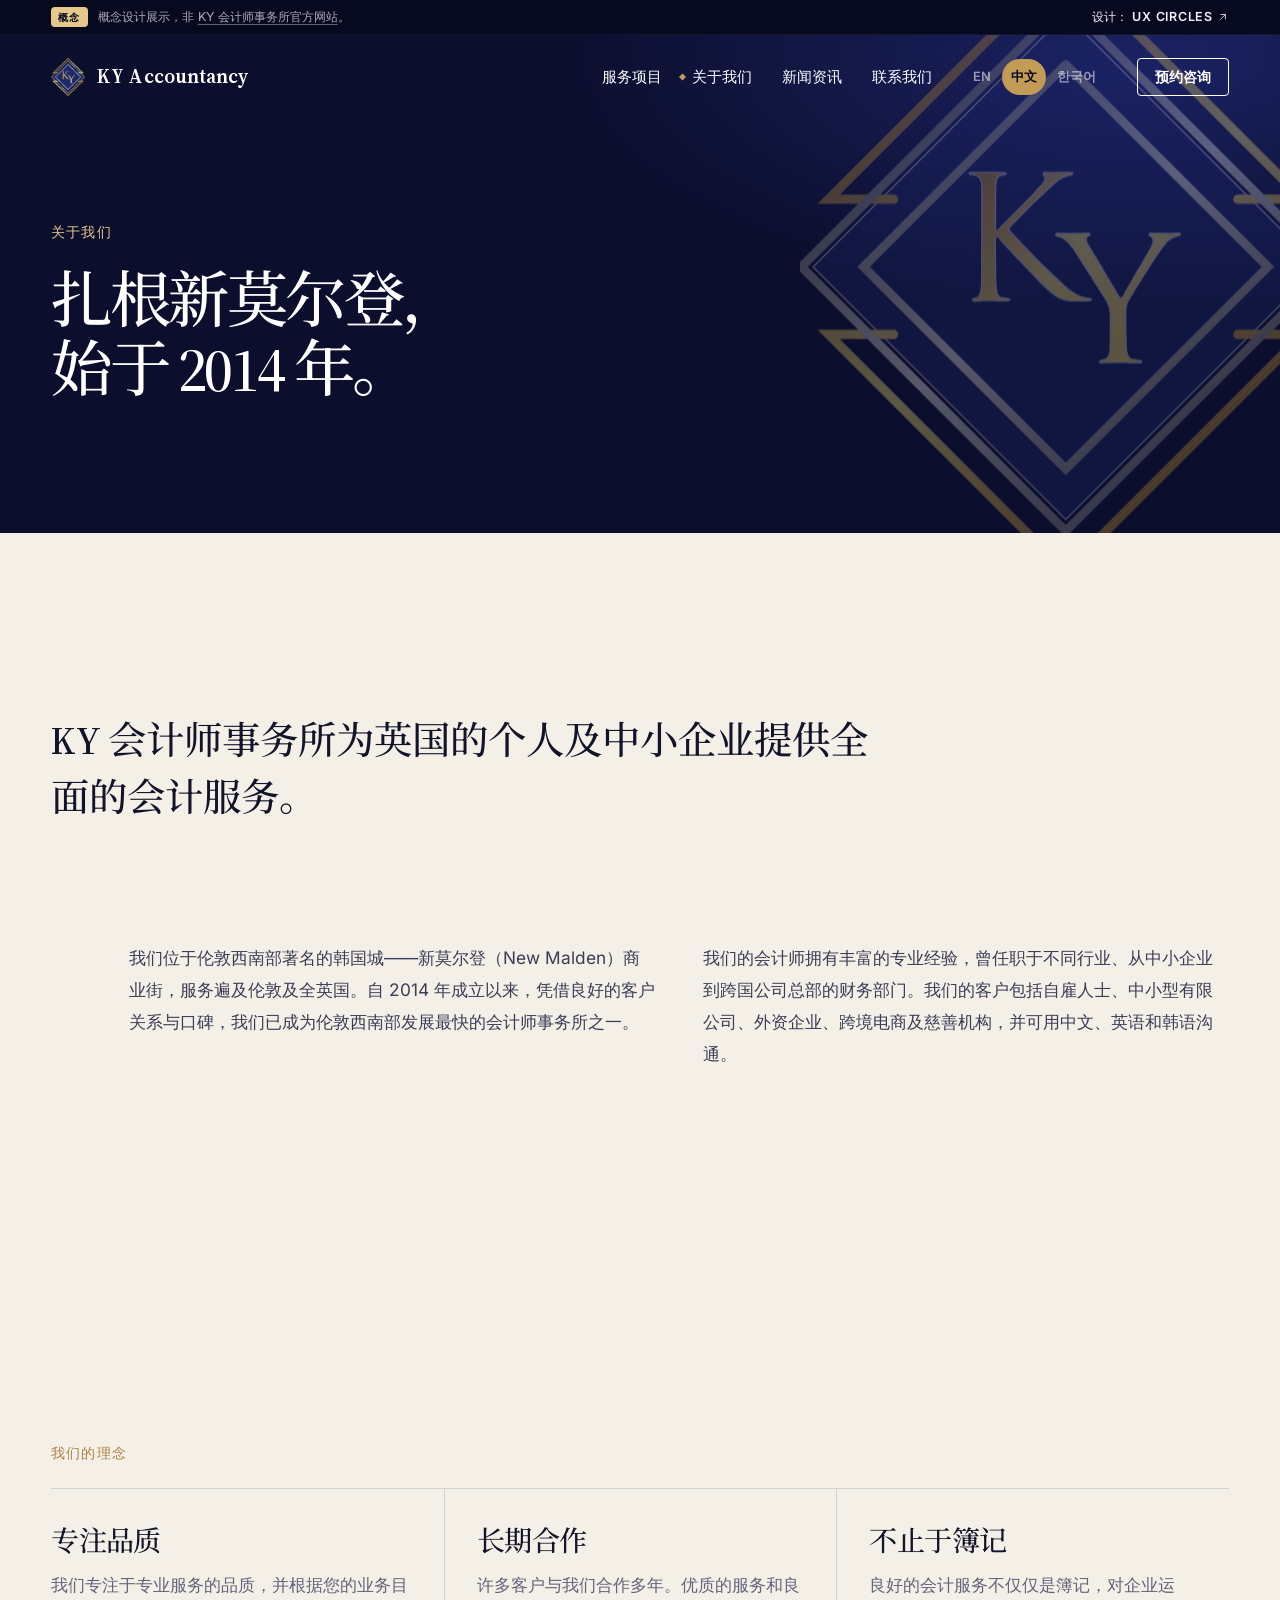
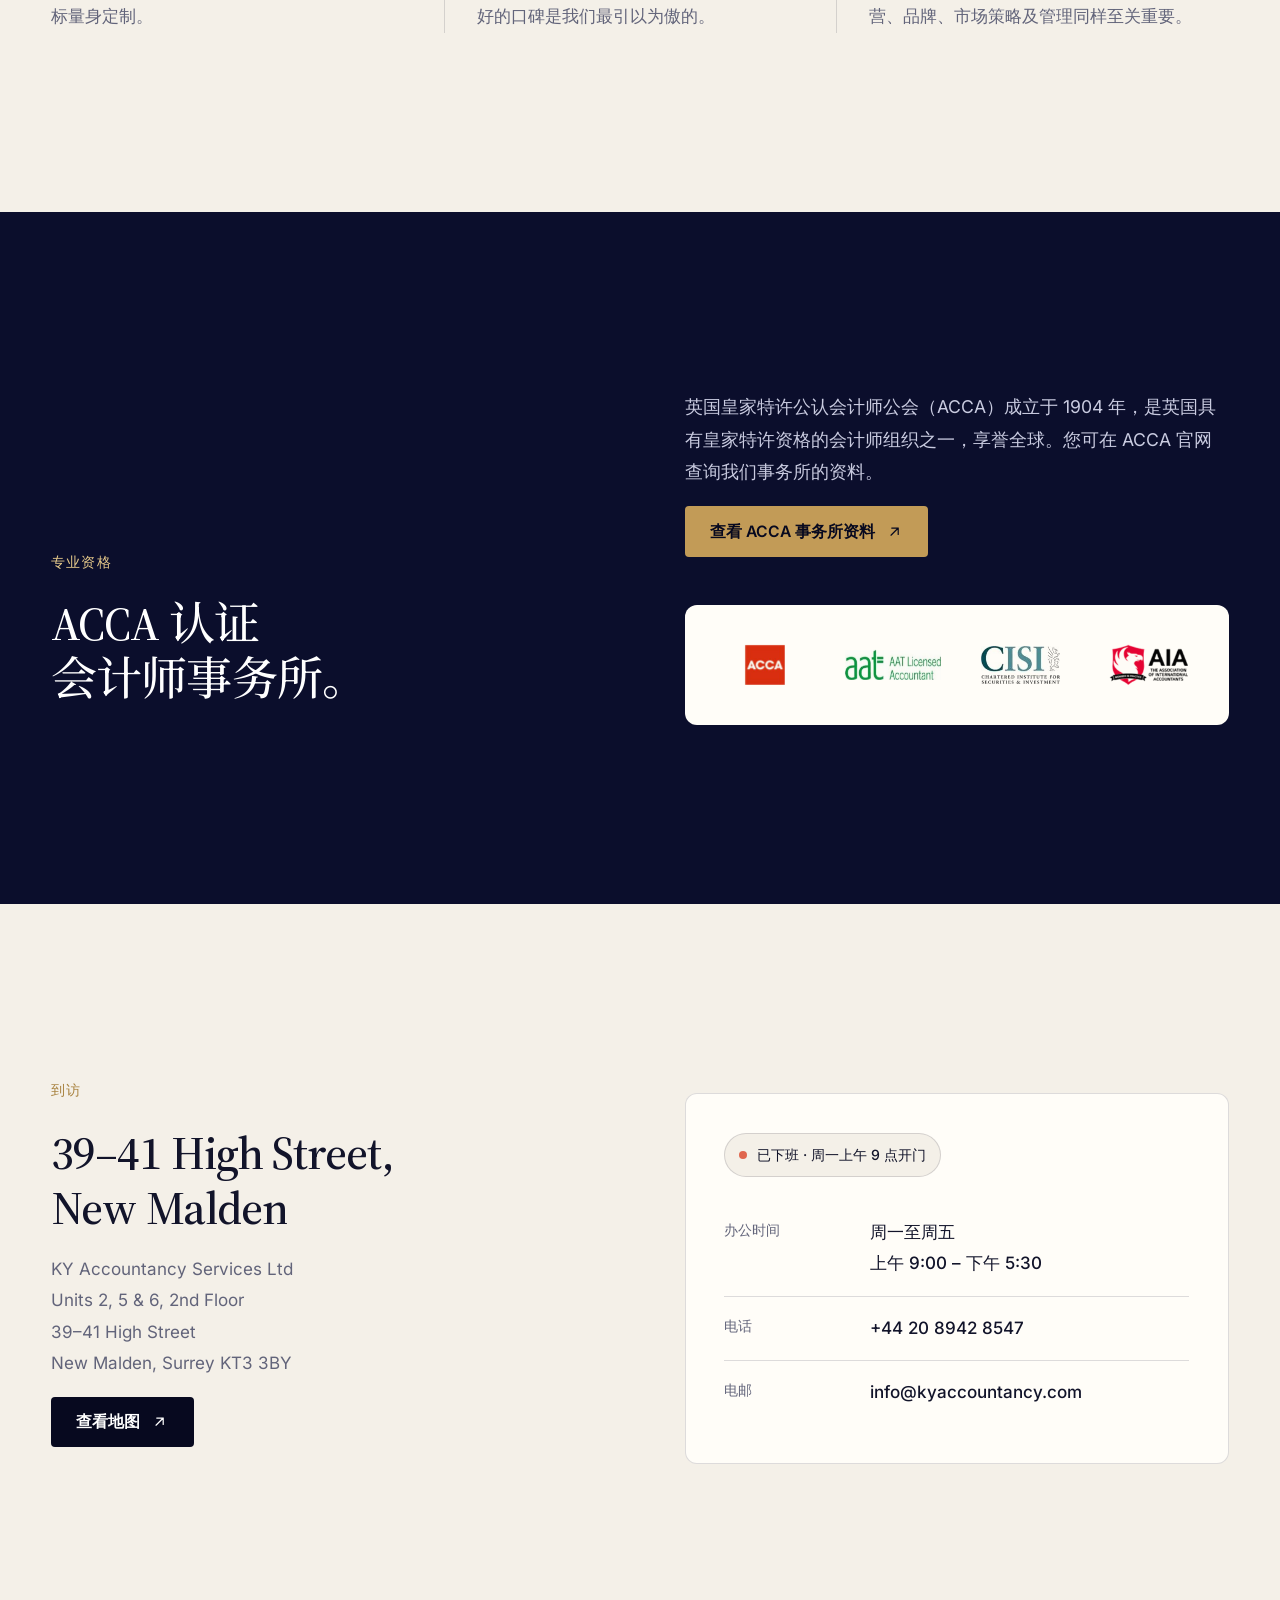
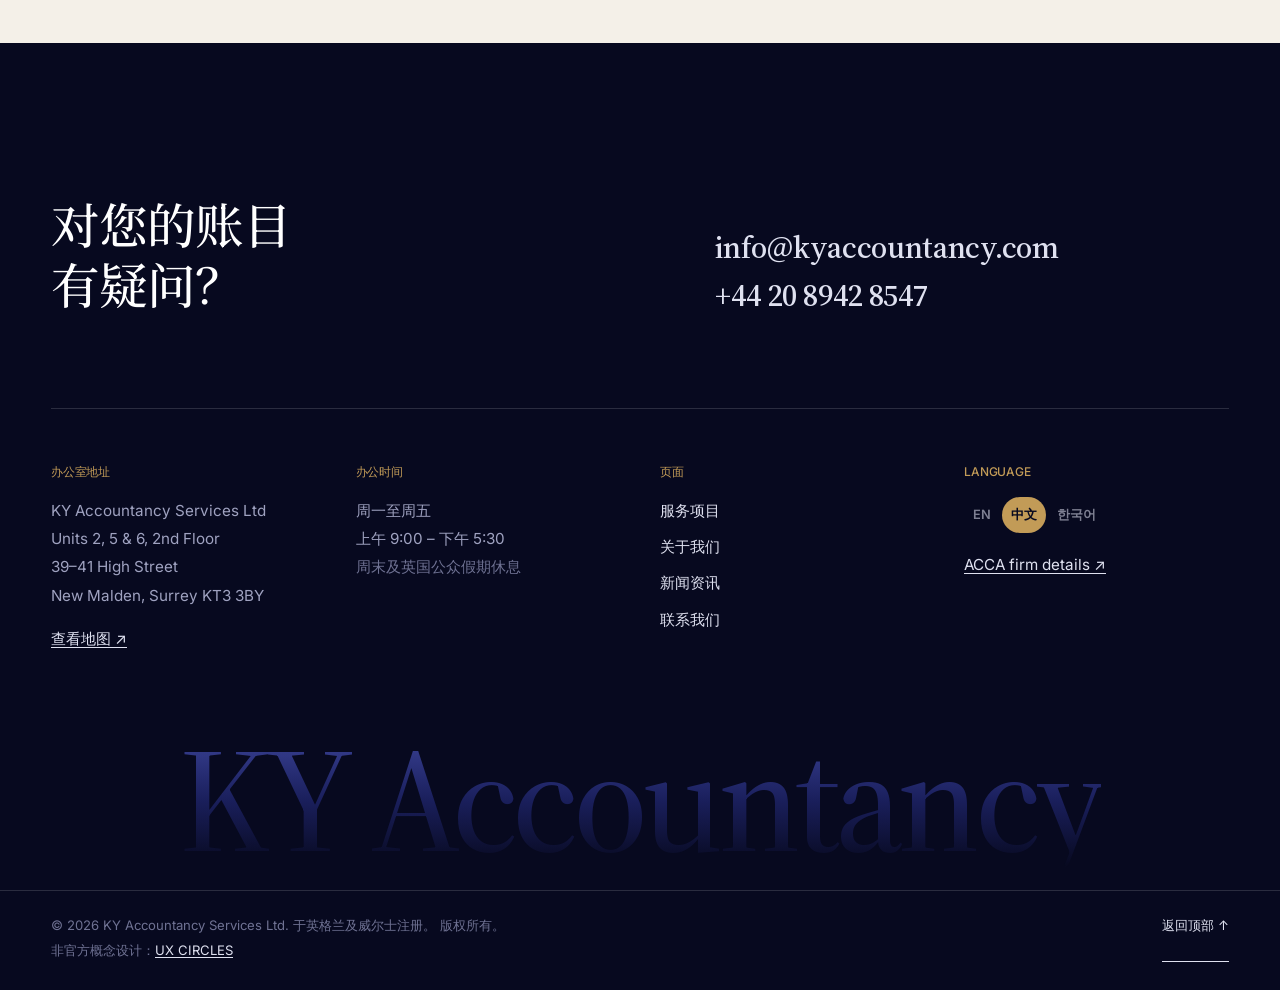
<file: zh/about.html>
<!doctype html>
<html lang="zh-Hans">
<head>
<meta charset="utf-8">
<meta name="viewport" content="width=device-width, initial-scale=1">
<title>关于我们 | KY 会计师事务所</title>
<meta name="description" content="KY 会计师事务所是位于新莫尔登高街的 ACCA 认证会计师事务所，自 2014 年起服务个人、中小企业及慈善机构。">
<link rel="canonical" href="https://www.kyaccountancy.com/zh/about.html">
<link rel="alternate" hreflang="en-GB" href="https://www.kyaccountancy.com/about.html">
<link rel="alternate" hreflang="zh-Hans" href="https://www.kyaccountancy.com/zh/about.html">
<link rel="alternate" hreflang="ko" href="https://www.kyaccountancy.com/ko/about.html">
<link rel="alternate" hreflang="x-default" href="https://www.kyaccountancy.com/about.html">
<meta property="og:title" content="关于我们 | KY 会计师事务所">
<meta property="og:description" content="KY 会计师事务所是位于新莫尔登高街的 ACCA 认证会计师事务所，自 2014 年起服务个人、中小企业及慈善机构。">
<meta property="og:type" content="website">
<meta name="theme-color" content="#0b0e2c">
<link rel="icon" type="image/png" href="../assets/img/favicon.png">
<link rel="apple-touch-icon" href="../assets/img/apple-touch-icon.jpg">
<link rel="preload" href="../assets/fonts/source-serif.woff2" as="font" type="font/woff2" crossorigin>
<link rel="preload" href="../assets/fonts/noto-serif-sc-500.woff2" as="font" type="font/woff2" crossorigin>
<link rel="stylesheet" href="../assets/css/style.css?v=4bc31d65">
<script>document.documentElement.classList.add("js")</script>
<script type="application/ld+json">{"@context": "https://schema.org", "@type": "AccountingService", "name": "KY Accountancy Services Ltd", "url": "https://www.kyaccountancy.com/", "telephone": "+44 20 8942 8547", "email": "info@kyaccountancy.com", "address": {"@type": "PostalAddress", "streetAddress": "Units 2, 5 & 6, 2nd Floor, 39-41 High Street", "addressLocality": "New Malden", "addressRegion": "Surrey", "postalCode": "KT3 3BY", "addressCountry": "GB"}, "openingHoursSpecification": [{"@type": "OpeningHoursSpecification", "dayOfWeek": ["Monday", "Tuesday", "Wednesday", "Thursday", "Friday"], "opens": "09:00", "closes": "17:30"}], "foundingDate": "2014", "knowsLanguage": ["en", "zh", "ko"]}</script>
</head>
<body class="">
<a class="skip" href="#main">跳至正文</a>
<header class="site-header" data-header>
  <div class="concept-bar" role="note">
    <div class="wrap concept-inner">
      <p><span class="concept-tag">概念</span><span class="concept-long">概念设计展示，非 <a href="https://www.kyaccountancy.com/" target="_blank" rel="noopener">KY 会计师事务所官方网站</a>。</span></p>
      <a href="https://ux-circles.com/professionals" target="_blank" rel="noopener"><span class="concept-by">设计：</span><strong>UX CIRCLES</strong> <svg viewBox="0 0 24 24" aria-hidden="true"><path d="M7 17 17 7M8 7h9v9"/></svg></a>
    </div>
  </div>
  <div class="wrap header-inner">
    <a class="brand" href="./" aria-label="KY Accountancy — home">
      <img src="../assets/img/logo-mark.png" alt="" width="34" height="39">
      <span class="brand-name">KY Accountancy</span>
    </a>
    <nav class="main-nav" aria-label="Main"><a href="services.html"><span class="roll" data-text="服务项目"><span>服务项目</span></span></a><a href="about.html" aria-current="page"><span class="roll" data-text="关于我们"><span>关于我们</span></span></a><a href="news.html"><span class="roll" data-text="新闻资讯"><span>新闻资讯</span></span></a><a href="contact.html"><span class="roll" data-text="联系我们"><span>联系我们</span></span></a></nav>
    <div class="lang" role="group" aria-label="Language"><a href="../about.html" lang="en-GB" hreflang="en-GB">EN</a><a href="../zh/about.html" lang="zh-Hans" hreflang="zh-Hans" aria-current="true">中文</a><a href="../ko/about.html" lang="ko" hreflang="ko">한국어</a></div>
    <a class="btn btn-pill header-cta" href="contact.html"><span class="roll" data-text="预约咨询"><span>预约咨询</span></span></a>
    <button class="menu-btn" aria-expanded="false" aria-controls="menu"><span class="menu-lines"><span></span><span></span></span><span class="sr">菜单</span></button>
  </div>
</header>
<div class="menu" id="menu" hidden>
  <div class="wrap menu-inner">
    <ul class="menu-links"><li><a href="services.html"><span class="mn">01</span>服务项目</a></li><li><a href="about.html" aria-current="page"><span class="mn">02</span>关于我们</a></li><li><a href="news.html"><span class="mn">03</span>新闻资讯</a></li><li><a href="contact.html"><span class="mn">04</span>联系我们</a></li></ul>
    <div class="menu-foot">
      <a href="tel:+442089428547">+44 20 8942 8547</a>
      <a href="mailto:info@kyaccountancy.com">info@kyaccountancy.com</a>
      <div class="lang" role="group" aria-label="Language"><a href="../about.html" lang="en-GB" hreflang="en-GB">EN</a><a href="../zh/about.html" lang="zh-Hans" hreflang="zh-Hans" aria-current="true">中文</a><a href="../ko/about.html" lang="ko" hreflang="ko">한국어</a></div>
    </div>
  </div>
</div>
<main id="main">

<section class="page-hero dark">
  <div class="hero-diamond hero-diamond-sm"><svg class="diamond" viewBox="100 50 715 860" aria-hidden="true">
  <defs>
    <linearGradient id="ky-gold" gradientUnits="userSpaceOnUse" x1="133" y1="73" x2="782" y2="889">
      <stop offset="0" stop-color="#b3842e"/><stop offset=".22" stop-color="#b98933"/><stop offset=".5" stop-color="#f3e27a"/><stop offset=".78" stop-color="#bd8d31"/><stop offset="1" stop-color="#b3842e"/>
    </linearGradient>
    <linearGradient id="ky-silver" gradientUnits="userSpaceOnUse" x1="133" y1="73" x2="782" y2="889">
      <stop offset="0" stop-color="#83827e"/><stop offset=".25" stop-color="#8a8984"/><stop offset=".5" stop-color="#e4e3de"/><stop offset=".75" stop-color="#8f8b88"/><stop offset="1" stop-color="#83827e"/>
    </linearGradient>
    <linearGradient id="ky-letter" gradientUnits="userSpaceOnUse" x1="330" y1="360" x2="610" y2="610">
      <stop offset="0" stop-color="#b8892f"/><stop offset=".45" stop-color="#f6e07a"/><stop offset="1" stop-color="#e9cf62"/>
    </linearGradient>
  </defs>
  <path class="fill" d="M457.5 141 797.5 481 457.5 821 117.5 481Z" fill="#1e2569"/>
  <g fill="none" stroke-width="12.5" stroke-linejoin="miter" stroke-miterlimit="10">
    <path class="d d1" pathLength="1" d="M226 390H138.5L457.5 71 776.5 390H689" stroke="url(#ky-gold)"/>
    <path class="d d1" pathLength="1" d="M226 572H138.5L457.5 891 776.5 572H689" stroke="url(#ky-gold)"/>
    <path class="d d2" pathLength="1" d="M457.5 125.5 813 481 457.5 836.5 102 481Z" stroke="url(#ky-silver)" stroke-width="12"/>
    <path class="d d3" pathLength="1" d="M457.5 209 729.5 481 457.5 753 185.5 481Z" stroke="url(#ky-silver)" stroke-width="12"/>
  </g>
  <path class="ky" fill="url(#ky-letter)" d="M503.7 609.9C502.5 609.4 502.4 608.5 503.4 607.9C504.6 607.1 507.5 606.0 509.1 605.9C511.1 605.6 511.6 605.4 513.3 603.6C515.0 601.8 515.4 601.1 516.3 597.8L517.1 595.1L517.3 585.1C517.6 565.0 517.7 546.0 517.3 544.0C517.2 543.0 517.0 541.5 517.0 540.6C517.0 538.7 516.4 536.2 515.6 534.2C515.3 533.3 514.7 531.8 514.3 530.9C514.0 529.9 513.5 528.7 513.1 528.2C512.8 527.8 512.3 526.8 512.0 526.1C511.7 525.4 511.2 524.6 510.9 524.2C510.6 523.9 509.7 522.5 508.9 521.2C508.0 519.8 506.9 518.0 506.3 517.1C505.7 516.1 504.9 514.8 504.6 514.1C504.2 513.4 503.5 512.4 503.0 511.8C502.4 511.2 502.0 510.6 502.0 510.4C502.0 510.2 501.6 509.4 501.1 508.7C500.6 508.0 499.9 506.9 499.5 506.2C499.2 505.6 498.3 504.5 497.7 503.7C497.0 502.8 496.2 501.6 495.9 500.9C495.6 500.2 494.8 498.9 494.3 498.0C493.7 497.1 492.9 495.7 492.5 494.8C492.1 494.0 491.3 492.8 490.8 492.2C490.3 491.5 489.4 490.3 488.9 489.5C487.1 486.5 485.9 484.6 485.2 483.8C484.8 483.4 484.2 482.4 483.8 481.7C483.5 481.0 482.8 480.0 482.3 479.4C481.9 478.9 481.1 477.7 480.6 476.8C479.8 475.2 477.3 471.2 475.5 468.6C475.1 468.1 474.4 466.9 474.0 466.1C473.6 465.3 472.9 464.3 472.6 464.0C472.3 463.7 471.7 462.7 471.2 462.0C469.7 459.3 466.6 454.9 465.8 454.1C465.3 453.7 464.6 452.9 464.2 452.2C463.0 450.6 459.1 446.4 457.8 445.5C457.1 445.0 456.0 444.2 455.2 443.5C453.3 442.0 450.3 440.6 447.6 440.0C446.3 439.8 445.0 439.4 444.6 439.2C443.8 438.6 443.6 437.7 444.1 436.9C444.7 435.9 446.0 435.7 449.1 435.9C452.2 436.1 473.5 436.1 482.8 435.8L489.0 435.7L489.6 436.3C490.7 437.4 490.1 438.5 487.8 439.8C486.0 440.8 485.2 442.0 485.0 443.8C485.0 444.8 485.1 445.5 485.5 446.4C485.8 447.0 486.0 447.7 486.0 447.8C486.0 448.5 487.3 451.1 488.6 453.0C489.3 454.2 490.9 456.8 492.0 458.8C493.2 460.8 494.5 462.8 494.9 463.4C495.3 463.9 496.0 465.0 496.3 465.8C496.7 466.6 497.2 467.6 497.5 468.0C498.2 468.8 500.9 473.3 502.7 476.7C503.5 478.1 504.6 479.6 505.1 480.1C505.6 480.6 506.0 481.4 506.2 482.0C506.5 483.1 507.5 484.9 510.1 489.0C510.9 490.2 511.8 492.0 512.2 493.0C512.7 494.4 513.1 495.0 513.8 495.6C514.4 496.1 515.2 497.1 515.8 498.4C517.8 502.1 519.1 504.4 519.9 505.5C520.8 506.8 523.6 511.6 524.7 513.9C525.1 514.7 525.8 515.8 526.2 516.4C526.7 516.9 527.4 518.0 527.8 518.8C528.8 520.8 530.9 523.0 531.8 523.0C533.3 523.0 534.0 522.3 535.1 520.0C535.7 518.9 536.6 517.2 537.2 516.3C537.8 515.4 538.2 514.5 538.2 514.3C538.2 513.8 539.1 512.2 539.7 511.6C540.0 511.4 540.4 510.6 540.6 509.9C540.9 509.1 541.5 508.1 542.1 507.2C542.8 506.5 544.0 504.6 544.8 503.0C546.7 499.3 548.4 496.1 549.3 494.6C551.4 491.1 552.8 488.7 553.6 487.1C554.1 486.2 554.8 484.9 555.2 484.4C555.7 483.8 556.4 482.7 556.8 481.9C557.2 481.1 558.0 480.0 558.5 479.5C559.1 478.9 559.6 478.2 559.8 477.5C560.2 476.0 560.9 474.7 563.3 470.9C564.4 469.1 565.6 467.1 565.9 466.4C566.2 465.7 566.9 464.6 567.3 464.0C568.7 461.9 571.6 456.9 572.2 455.4C572.5 454.6 573.3 453.0 573.8 451.9C574.7 450.0 574.8 449.6 575.0 447.1C575.2 445.4 575.1 444.0 575.0 443.4C574.6 442.1 573.2 440.7 571.5 439.7C570.0 438.9 569.3 438.0 569.6 437.0C570.0 435.8 570.4 435.8 582.0 435.9C588.0 436.0 593.8 436.1 594.9 436.3C596.4 436.4 597.5 436.4 599.8 436.1C601.6 435.8 603.4 435.7 604.8 435.8C606.2 435.9 607.3 435.9 608.0 435.6C609.9 435.1 612.1 436.0 612.0 437.2C611.8 438.2 610.5 438.9 607.8 439.5C602.7 440.7 599.8 442.0 597.0 444.6C595.9 445.6 594.4 446.8 593.7 447.3C592.7 447.9 592.2 448.5 591.8 449.4C591.4 450.1 590.6 451.3 589.9 452.1C588.0 454.0 586.6 455.7 585.7 457.3C585.3 458.0 584.5 459.2 583.9 459.9C583.3 460.6 582.6 461.6 582.3 462.2C582.0 462.8 581.4 463.7 580.9 464.2C580.4 464.7 579.9 465.6 579.6 466.1C579.4 466.7 578.7 467.7 578.0 468.4C577.3 469.1 576.5 470.2 576.2 470.9C575.9 471.6 575.1 472.9 574.5 473.9C573.8 474.8 572.9 476.3 572.5 477.1C572.0 477.9 571.2 479.1 570.7 479.7C570.2 480.2 569.5 481.2 569.2 481.9C568.6 483.1 566.1 487.1 562.1 493.1C560.3 495.9 559.9 496.7 559.1 498.3C558.8 498.8 558.1 499.9 557.5 500.7C557.0 501.5 555.7 503.4 554.9 504.8C554.0 506.3 553.0 507.9 552.6 508.3C552.3 508.7 551.9 509.4 551.8 509.9C551.6 510.4 551.1 511.3 550.5 511.9C549.9 512.4 549.3 513.5 549.0 514.2C548.8 514.8 547.8 516.5 546.9 517.8C546.0 519.1 544.8 521.1 544.3 522.2C543.4 523.9 542.4 525.6 540.8 528.0C540.5 528.5 540.2 529.1 540.1 529.4C539.7 531.9 538.9 535.5 538.7 536.1C538.3 537.6 538.2 550.3 538.5 569.2C538.8 589.5 539.0 593.3 539.9 596.9C540.9 600.9 541.3 601.8 543.2 603.6C544.4 604.8 545.1 605.2 545.8 605.3C546.2 605.4 547.6 605.6 548.8 605.7C549.9 605.9 552.0 606.2 553.3 606.5C554.7 606.8 556.4 607.0 557.2 607.0C558.3 607.0 558.6 607.1 559.3 607.7C560.3 608.7 560.2 609.4 559.1 610.0C558.4 610.3 543.9 610.0 536.0 609.5C531.2 609.2 521.7 609.4 507.2 610.1C505.2 610.2 504.4 610.2 503.7 609.9ZM333.1 526.8C330.9 525.4 331.6 524.3 335.0 523.5C336.7 523.1 339.4 521.9 340.2 521.2C341.4 520.1 342.9 515.6 343.7 510.6C343.9 509.9 344.1 505.6 344.3 501.0C344.5 494.6 344.6 478.4 344.6 431.1L344.6 369.6L344.0 367.2C343.4 364.2 342.1 361.6 340.7 360.4C338.6 358.6 334.9 357.3 332.2 357.2C329.9 357.2 328.6 356.9 327.9 356.3C327.3 355.7 327.5 354.7 328.3 354.3C328.7 354.2 332.0 354.1 337.6 354.2C352.6 354.3 360.1 354.3 367.7 354.1C375.1 354.0 376.6 354.1 377.3 354.9C377.7 355.4 377.2 356.4 376.3 356.8C375.9 357.1 374.6 357.4 373.5 357.6C372.3 357.8 370.8 358.1 370.1 358.3C367.6 358.8 365.2 361.4 364.5 364.4C364.3 365.2 364.0 366.5 363.8 367.2C363.2 369.4 363.1 377.6 363.0 405.3C362.9 430.1 362.9 430.4 363.4 431.3C364.3 432.9 366.2 432.5 367.8 430.4C369.2 428.5 374.9 422.5 377.1 420.6C378.1 419.7 379.5 418.3 380.0 417.6C380.5 416.9 381.5 416.0 382.1 415.7C382.8 415.3 383.3 414.7 383.8 413.9C384.2 413.2 384.7 412.4 385.0 412.2C386.1 411.4 395.5 401.9 396.1 401.2C396.3 400.8 397.1 400.1 397.9 399.7C398.8 399.2 399.3 398.7 399.6 398.1C399.9 397.5 402.2 395.1 405.3 392.0C408.2 389.2 411.1 386.3 411.7 385.6C412.3 384.9 413.3 384.0 413.9 383.6C414.5 383.2 415.2 382.4 415.6 381.7C416.5 380.2 418.8 377.5 422.5 373.9C425.6 370.8 427.8 368.0 429.0 365.5C430.4 362.4 430.3 360.6 428.6 358.5C427.3 356.7 426.9 355.8 427.2 355.1C427.4 354.8 427.7 354.4 428.1 354.3C428.4 354.2 431.6 354.2 435.2 354.3C438.9 354.4 445.8 354.4 450.6 354.3C465.9 353.9 467.4 354.0 467.2 355.4C467.1 356.0 464.5 357.3 462.5 357.8C459.4 358.4 454.1 360.3 452.7 361.2C452.0 361.8 450.6 362.5 449.7 362.9C448.8 363.3 448.0 363.9 447.8 364.1C447.6 364.4 446.8 364.9 446.1 365.4C445.3 365.9 444.8 366.4 444.8 366.5C444.8 366.6 444.2 367.1 443.4 367.6C442.7 368.1 441.4 369.2 440.5 370.1C439.6 371.0 436.5 374.0 433.6 376.7C430.7 379.3 428.1 381.9 427.8 382.4C427.5 382.8 426.7 383.5 425.9 384.0C425.1 384.4 424.3 385.0 424.1 385.4C423.9 385.7 421.6 387.9 419.1 390.3C416.5 392.7 412.8 396.3 410.8 398.3C408.8 400.4 405.9 403.3 404.4 404.8C400.8 408.3 398.8 410.3 394.4 414.9C393.6 415.7 392.7 416.7 392.4 417.0C392.0 417.3 390.6 418.8 389.3 420.2C388.0 421.7 386.4 423.2 385.8 423.7C384.5 424.8 382.2 427.8 381.4 429.4C380.8 430.8 381.0 431.6 382.1 432.3C382.6 432.6 383.3 433.3 383.5 433.8C384.0 434.8 392.5 443.9 396.0 447.3C396.8 448.1 397.8 449.1 398.1 449.7C398.5 450.2 400.0 451.9 401.5 453.4C403.0 454.9 405.7 457.7 407.5 459.6C411.7 464.1 426.5 479.0 429.0 481.3C430.0 482.3 433.0 485.1 435.5 487.6C443.4 495.2 444.4 496.2 445.5 496.7C446.1 497.1 446.8 497.7 447.4 498.6C447.9 499.5 448.9 500.4 450.1 501.3C451.1 502.1 452.6 503.4 453.4 504.3C454.1 505.2 455.3 506.3 456.0 506.8C456.6 507.2 458.1 508.5 459.2 509.7C460.5 510.8 461.8 511.9 462.4 512.1C463.0 512.3 463.6 512.8 463.8 513.2C464.1 513.7 464.9 514.2 465.9 514.8C466.9 515.2 468.1 516.0 468.7 516.5C469.9 517.6 476.6 521.0 479.0 521.7C481.1 522.4 485.0 523.2 487.8 523.5C490.7 523.9 492.0 524.4 492.0 525.2C492.0 525.6 491.8 525.9 490.8 526.3C489.6 526.9 489.5 526.9 476.2 526.8L462.9 526.8L459.1 526.0C454.8 525.1 449.3 523.4 448.1 522.6C447.6 522.3 446.9 521.8 446.4 521.6C446.0 521.4 444.9 520.6 444.0 519.9C443.1 519.2 442.0 518.4 441.5 518.1C440.5 517.6 436.7 514.6 435.6 513.5C435.2 513.1 434.4 512.4 433.7 512.1C432.9 511.7 432.4 511.2 432.0 510.5C431.6 509.8 430.8 509.0 430.1 508.5C429.0 507.7 421.1 499.6 419.1 497.1C418.7 496.6 418.0 496.0 417.6 495.8C417.1 495.6 416.6 495.1 416.4 494.6C416.1 494.1 413.3 491.0 410.1 487.8C406.9 484.5 404.0 481.5 403.7 481.0C403.4 480.5 402.6 479.9 402.0 479.5C401.4 479.1 400.6 478.4 400.4 477.9C400.1 477.4 398.7 475.8 397.2 474.3C387.8 464.7 386.2 463.0 385.8 462.4C385.7 462.1 384.6 460.9 383.4 459.6C378.7 454.6 375.3 450.8 374.5 449.7C374.1 449.1 373.4 448.3 372.9 448.0C372.4 447.7 371.8 447.1 371.5 446.5C371.2 446.0 370.3 445.0 369.6 444.2C368.9 443.4 368.1 442.3 367.7 441.8C367.0 440.7 365.8 440.0 364.6 440.0C364.2 440.0 363.8 440.3 363.3 441.0C362.8 441.9 362.7 442.3 362.7 443.6C362.7 444.4 362.8 457.0 363.0 471.5C363.2 501.2 363.5 509.7 364.7 513.8C365.0 514.8 365.3 516.0 365.4 516.5C365.5 517.6 367.7 521.1 368.6 521.6C368.9 521.8 369.9 522.1 370.8 522.2C377.9 523.4 381.1 524.0 382.0 524.5C382.9 525.0 382.6 525.7 381.2 526.2C379.3 526.9 377.9 527.0 375.5 526.8C374.1 526.6 372.3 526.6 370.0 526.8C367.6 527.0 366.1 527.0 365.2 526.8C362.7 526.3 349.5 526.1 345.9 526.5C344.1 526.7 341.3 526.9 339.6 526.9C338.0 527.0 336.0 527.1 335.2 527.1C334.1 527.3 333.7 527.2 333.1 526.8Z"/>
</svg></div>
  <div class="wrap">
    <p class="label">关于我们</p>
    <h1 class="display split"><span class="line"><span>扎根新莫尔登，</span></span><span class="line"><span>始于 2014 年。</span></span></h1>
    
  </div>
</section>
<section class="section">
  <div class="wrap">
    <p class="statement">KY 会计师事务所为英国的个人及中小企业提供全面的会计服务。</p>
    <div class="two-col prose">
      <p class="reveal-up">我们位于伦敦西南部著名的韩国城——新莫尔登（New Malden）商业街，服务遍及伦敦及全英国。自 2014 年成立以来，凭借良好的客户关系与口碑，我们已成为伦敦西南部发展最快的会计师事务所之一。</p>
      <p class="reveal-up">我们的会计师拥有丰富的专业经验，曾任职于不同行业、从中小企业到跨国公司总部的财务部门。我们的客户包括自雇人士、中小型有限公司、外资企业、跨境电商及慈善机构，并可用中文、英语和韩语沟通。</p>
    </div>
  </div>
</section>
<section class="section values-sec">
  <div class="wrap">
    <p class="label">我们的理念</p>
    <ol class="values"><li class="value"><h3>专注品质</h3><p>我们专注于专业服务的品质，并根据您的业务目标量身定制。</p></li><li class="value"><h3>长期合作</h3><p>许多客户与我们合作多年。优质的服务和良好的口碑是我们最引以为傲的。</p></li><li class="value"><h3>不止于簿记</h3><p>良好的会计服务不仅仅是簿记，对企业运营、品牌、市场策略及管理同样至关重要。</p></li></ol>
  </div>
</section>
<section class="section dark acca-sec">
  <div class="wrap acca-grid">
    <div>
      <p class="label">专业资格</p>
      <h2 class="h-xl split"><span class="line"><span>ACCA 认证</span></span><span class="line"><span>会计师事务所。</span></span></h2>
    </div>
    <div>
      <p class="reveal-up">英国皇家特许公认会计师公会（ACCA）成立于 1904 年，是英国具有皇家特许资格的会计师组织之一，享誉全球。您可在 ACCA 官网查询我们事务所的资料。</p>
      <p><a class="btn btn-gold" href="https://www.accaglobal.com/uk/en/member/find-an-accountant/find-firm/results/details.html?isocountry=GB&location=new+malden&country=UK&organisationid=ACCA&advisorid=4818904" rel="noopener" target="_blank"><span>查看 ACCA 事务所资料</span><svg viewBox="0 0 24 24" aria-hidden="true"><path d="M7 17 17 7M8 7h9v9"/></svg></a></p>
      <div class="accred-light"><ul class="accred"><li class="ac-acca"><img src="../assets/img/acca.jpg" alt="ACCA" width="96" height="96" loading="lazy"></li><li class="ac-aat"><img src="../assets/img/aat.jpg" alt="AAT Licensed Accountant" width="317" height="73" loading="lazy"></li><li class="ac-cisi"><img src="../assets/img/cisi.jpg" alt="CISI — Chartered Institute for Securities &amp; Investment" width="154" height="74" loading="lazy"></li><li class="ac-aia"><img src="../assets/img/aia.png" alt="AIA — Member in Practice" width="127" height="65" loading="lazy"></li></ul></div>
    </div>
  </div>
</section>
<section class="section">
  <div class="wrap visit-grid">
    <div>
      <p class="label">到访</p>
      <h2 class="h-lg split"><span class="line"><span>39–41 High Street,</span></span><span class="line"><span>New Malden</span></span></h2>
      <p class="muted">KY Accountancy Services Ltd<br>Units 2, 5 &amp; 6, 2nd Floor<br>39–41 High Street<br>New Malden, Surrey KT3 3BY</p>
      <p><a class="btn btn-dark" href="https://www.google.com/maps/search/?api=1&query=39-41+High+Street+New+Malden+KT3+3BY" rel="noopener" target="_blank"><span>查看地图</span><svg viewBox="0 0 24 24" aria-hidden="true"><path d="M7 17 17 7M8 7h9v9"/></svg></a></p>
    </div>
    <div class="visit-card">
      <div class="status" data-open-status><span class="dot"></span><span data-status-text>周一至周五 · 上午 9:00 – 下午 5:30</span></div>
      <dl class="kv">
        <div><dt>办公时间</dt><dd>周一至周五<br>上午 9:00 – 下午 5:30</dd></div>
        <div><dt>电话</dt><dd><a href="tel:+442089428547">+44 20 8942 8547</a></dd></div>
        <div><dt>电邮</dt><dd><a href="mailto:info@kyaccountancy.com">info@kyaccountancy.com</a></dd></div>
      </dl>
    </div>
  </div>
</section>
</main>
<footer class="site-footer">
  <div class="wrap">
    <div class="footer-top">
      <h2 class="footer-q split"><span class="line"><span>对您的账目</span></span><span class="line"><span>有疑问？</span></span></h2>
      <div class="footer-contact">
        <a class="big-link" href="mailto:info@kyaccountancy.com">info@kyaccountancy.com</a>
        <a class="big-link" href="tel:+442089428547">+44 20 8942 8547</a>
      </div>
    </div>
    <div class="footer-grid">
      <div><h3 class="f-h">办公室地址</h3><p>KY Accountancy Services Ltd<br>Units 2, 5 &amp; 6, 2nd Floor<br>39–41 High Street<br>New Malden, Surrey KT3 3BY</p><p><a class="u" href="https://www.google.com/maps/search/?api=1&query=39-41+High+Street+New+Malden+KT3+3BY" rel="noopener" target="_blank">查看地图 ↗</a></p></div>
      <div><h3 class="f-h">办公时间</h3><p>周一至周五<br>上午 9:00 – 下午 5:30<br><span class="dim">周末及英国公众假期休息</span></p></div>
      <div><h3 class="f-h">页面</h3><ul class="f-links"><li><a href="services.html"><span class="roll" data-text="服务项目"><span>服务项目</span></span></a></li><li><a href="about.html"><span class="roll" data-text="关于我们"><span>关于我们</span></span></a></li><li><a href="news.html"><span class="roll" data-text="新闻资讯"><span>新闻资讯</span></span></a></li><li><a href="contact.html"><span class="roll" data-text="联系我们"><span>联系我们</span></span></a></li></ul></div>
      <div><h3 class="f-h">Language</h3><div class="lang" role="group" aria-label="Language"><a href="../about.html" lang="en-GB" hreflang="en-GB">EN</a><a href="../zh/about.html" lang="zh-Hans" hreflang="zh-Hans" aria-current="true">中文</a><a href="../ko/about.html" lang="ko" hreflang="ko">한국어</a></div><p class="f-acca"><a class="u" href="https://www.accaglobal.com/uk/en/member/find-an-accountant/find-firm/results/details.html?isocountry=GB&location=new+malden&country=UK&organisationid=ACCA&advisorid=4818904" rel="noopener" target="_blank">ACCA firm details ↗</a></p></div>
    </div>
  </div>
  <div class="wordmark" aria-hidden="true"><span>KY Accountancy</span></div>
  <div class="wrap footer-base">
    <span>© <span data-year>2026</span> KY Accountancy Services Ltd. 于英格兰及威尔士注册。 版权所有。<br><span class="concept-note">非官方概念设计：<a class="u" href="https://ux-circles.com/professionals" target="_blank" rel="noopener">UX CIRCLES</a></span></span>
    <a href="#main" class="u">返回顶部 ↑</a>
  </div>
</footer>
<nav class="action-bar" aria-label="Quick contact">
  <a href="tel:+442089428547"><svg viewBox="0 0 24 24" aria-hidden="true"><path d="M5 4h4l2 5-2.5 1.5a11 11 0 0 0 5 5L15 13l5 2v4a2 2 0 0 1-2 2A16 16 0 0 1 3 6a2 2 0 0 1 2-2"/></svg><span>致电</span></a>
  <a href="contact.html#chat"><svg viewBox="0 0 24 24" aria-hidden="true"><path d="M21 12a8 8 0 0 1-11.6 7.1L4 20l1-4.6A8 8 0 1 1 21 12z"/></svg><span>微信</span></a>
  <a href="mailto:info@kyaccountancy.com"><svg viewBox="0 0 24 24" aria-hidden="true"><rect x="3" y="5" width="18" height="14" rx="2"/><path d="m3 7 9 6 9-6"/></svg><span>电邮</span></a>
</nav>
<script>window.KY = {"open": "营业中", "closes": "至下午 5:30", "closed": "已下班", "opensToday": "今天上午 9 点开门", "opensTomorrow": "明天上午 9 点开门", "opensMonday": "周一上午 9 点开门", "today": "今天", "tomorrow": "明天", "inDays": "还有 {n} 天", "days": "天", "day": "天", "until": "距离 {date}", "dl": {"jan": "{ty} 税务年度网上个人报税及缴税截止", "jul": "{ty} 税务年度第二期预缴税款", "oct5": "如在 {ty} 税务年度开始自雇或出租房产，须登记个人报税", "oct31": "{ty} 税务年度纸质个人报税表截止"}, "calc": {"accounts": "向 Companies House 递交年度账目", "ctpay": "缴纳公司税", "ct600": "递交公司税申报表（CT600）"}, "mailSubject": "网站咨询", "mailName": "姓名", "mailPhone": "电话", "mailLang": "希望使用的语言", "mailService": "咨询服务"};</script>
<script src="../assets/js/main.js?v=9ee86a52" defer></script>
</body>
</html>
</file>
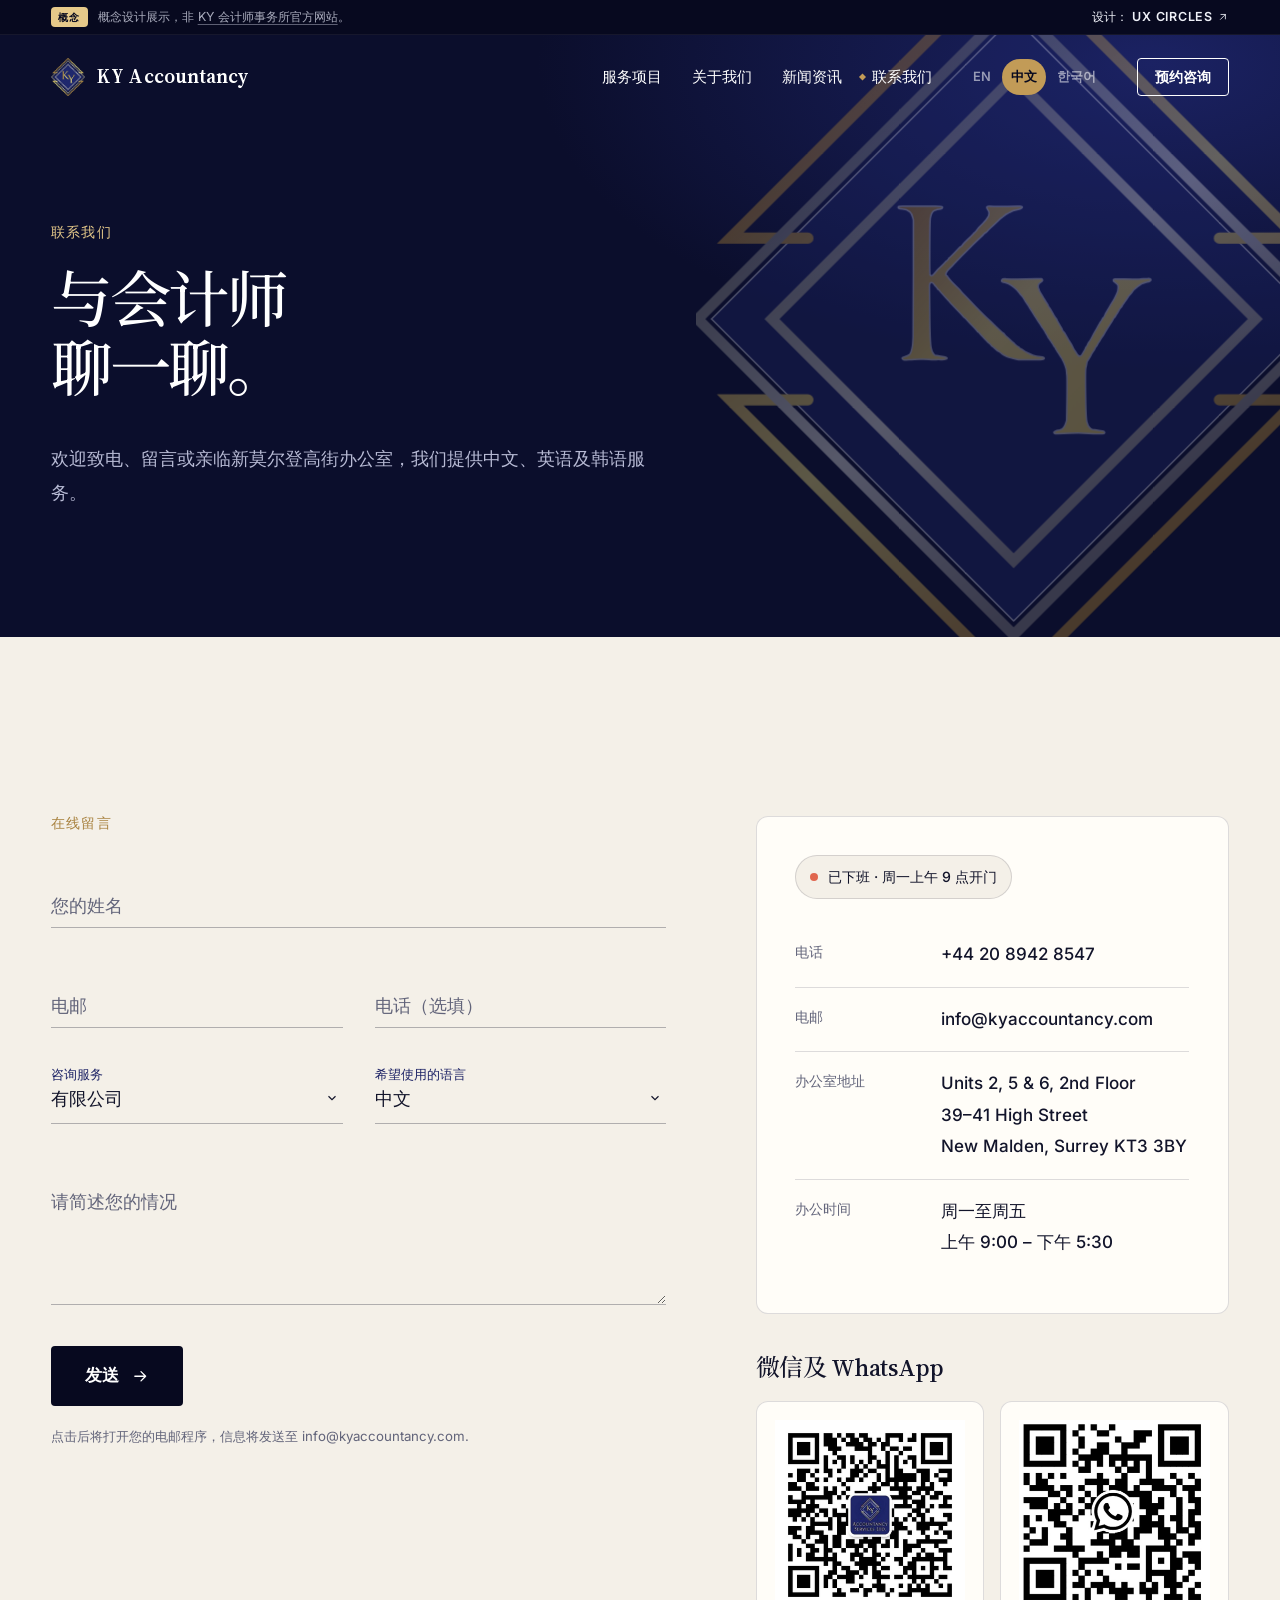
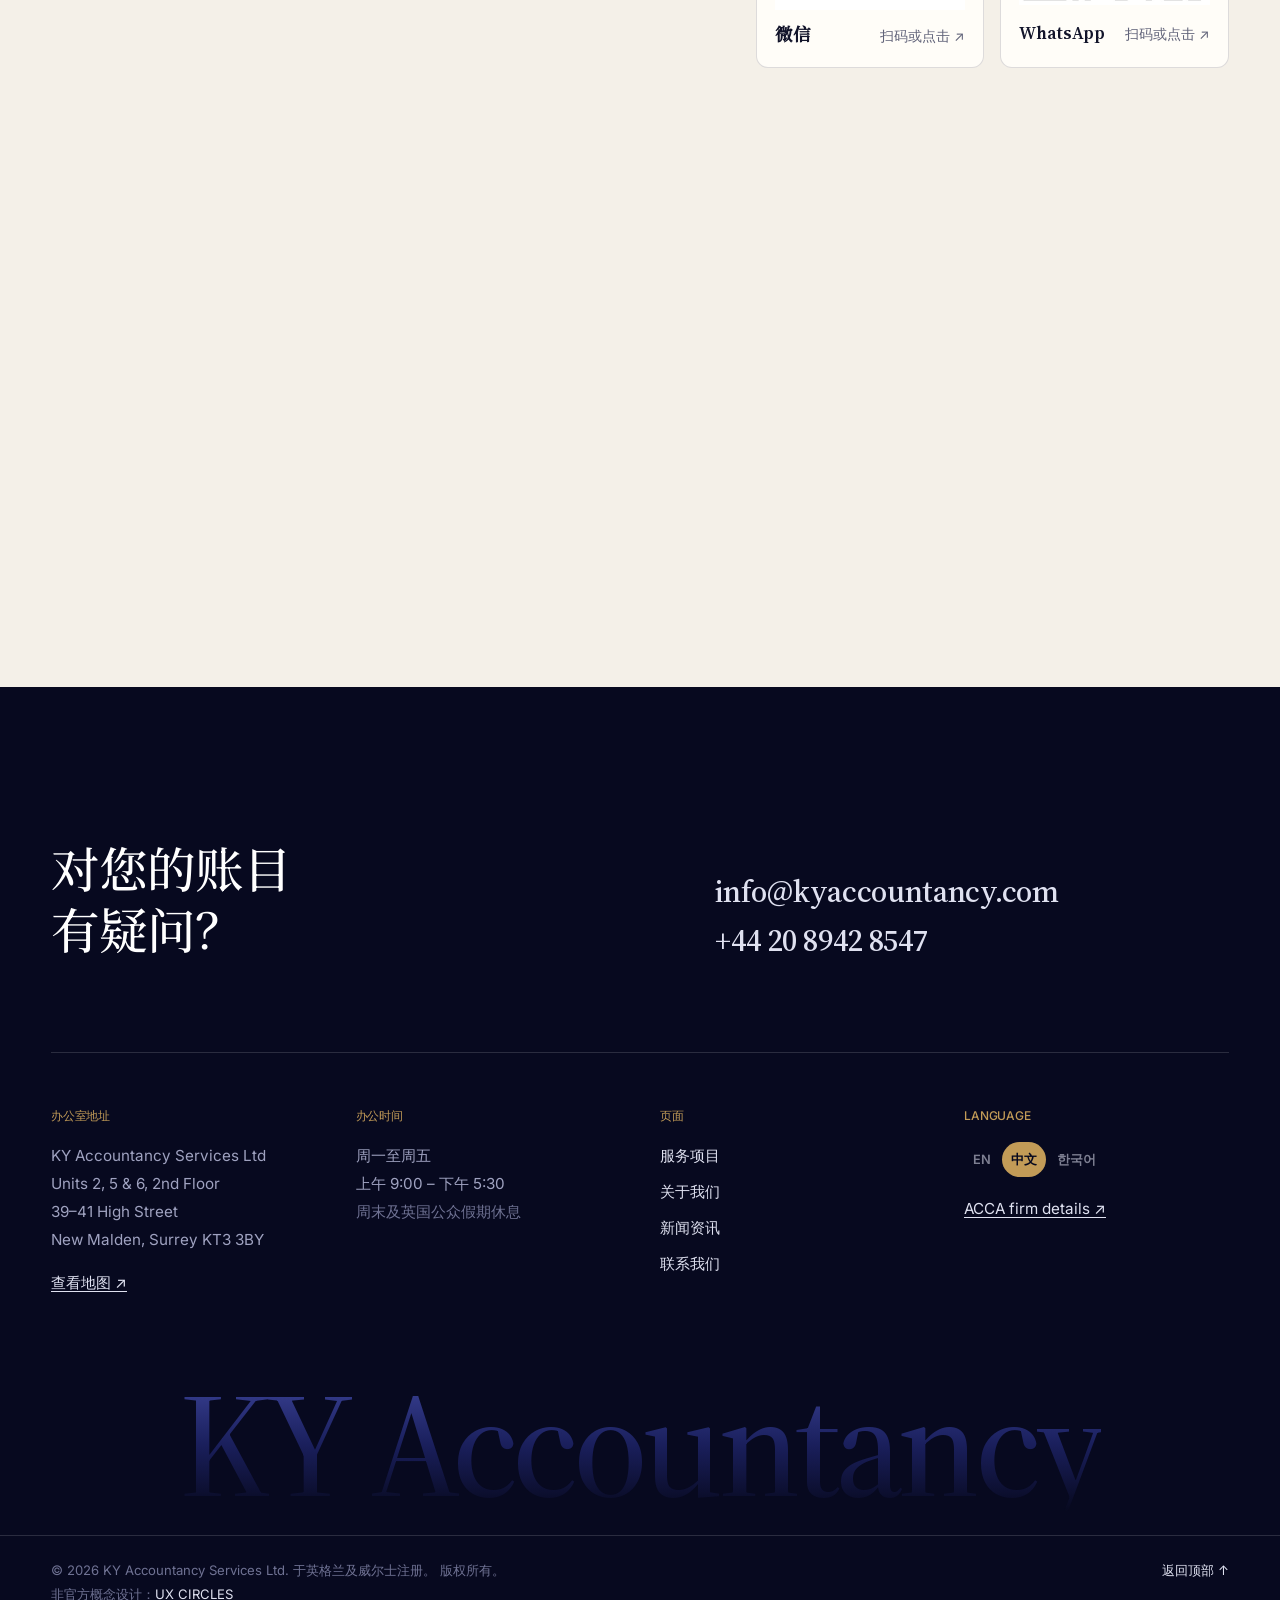
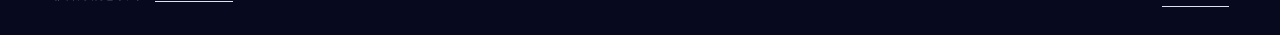
<file: zh/contact.html>
<!doctype html>
<html lang="zh-Hans">
<head>
<meta charset="utf-8">
<meta name="viewport" content="width=device-width, initial-scale=1">
<title>联系我们 | KY 会计师事务所</title>
<meta name="description" content="致电 020 8942 8547、电邮 info@kyaccountancy.com，或亲临 39–41 High Street, New Malden KT3 3BY。欢迎添加微信及 WhatsApp。">
<link rel="canonical" href="https://www.kyaccountancy.com/zh/contact.html">
<link rel="alternate" hreflang="en-GB" href="https://www.kyaccountancy.com/contact.html">
<link rel="alternate" hreflang="zh-Hans" href="https://www.kyaccountancy.com/zh/contact.html">
<link rel="alternate" hreflang="ko" href="https://www.kyaccountancy.com/ko/contact.html">
<link rel="alternate" hreflang="x-default" href="https://www.kyaccountancy.com/contact.html">
<meta property="og:title" content="联系我们 | KY 会计师事务所">
<meta property="og:description" content="致电 020 8942 8547、电邮 info@kyaccountancy.com，或亲临 39–41 High Street, New Malden KT3 3BY。欢迎添加微信及 WhatsApp。">
<meta property="og:type" content="website">
<meta name="theme-color" content="#0b0e2c">
<link rel="icon" type="image/png" href="../assets/img/favicon.png">
<link rel="apple-touch-icon" href="../assets/img/apple-touch-icon.jpg">
<link rel="preload" href="../assets/fonts/source-serif.woff2" as="font" type="font/woff2" crossorigin>
<link rel="preload" href="../assets/fonts/noto-serif-sc-500.woff2" as="font" type="font/woff2" crossorigin>
<link rel="stylesheet" href="../assets/css/style.css?v=4bc31d65">
<script>document.documentElement.classList.add("js")</script>
<script type="application/ld+json">{"@context": "https://schema.org", "@type": "AccountingService", "name": "KY Accountancy Services Ltd", "url": "https://www.kyaccountancy.com/", "telephone": "+44 20 8942 8547", "email": "info@kyaccountancy.com", "address": {"@type": "PostalAddress", "streetAddress": "Units 2, 5 & 6, 2nd Floor, 39-41 High Street", "addressLocality": "New Malden", "addressRegion": "Surrey", "postalCode": "KT3 3BY", "addressCountry": "GB"}, "openingHoursSpecification": [{"@type": "OpeningHoursSpecification", "dayOfWeek": ["Monday", "Tuesday", "Wednesday", "Thursday", "Friday"], "opens": "09:00", "closes": "17:30"}], "foundingDate": "2014", "knowsLanguage": ["en", "zh", "ko"]}</script>
</head>
<body class="">
<a class="skip" href="#main">跳至正文</a>
<header class="site-header" data-header>
  <div class="concept-bar" role="note">
    <div class="wrap concept-inner">
      <p><span class="concept-tag">概念</span><span class="concept-long">概念设计展示，非 <a href="https://www.kyaccountancy.com/" target="_blank" rel="noopener">KY 会计师事务所官方网站</a>。</span></p>
      <a href="https://ux-circles.com/professionals" target="_blank" rel="noopener"><span class="concept-by">设计：</span><strong>UX CIRCLES</strong> <svg viewBox="0 0 24 24" aria-hidden="true"><path d="M7 17 17 7M8 7h9v9"/></svg></a>
    </div>
  </div>
  <div class="wrap header-inner">
    <a class="brand" href="./" aria-label="KY Accountancy — home">
      <img src="../assets/img/logo-mark.png" alt="" width="34" height="39">
      <span class="brand-name">KY Accountancy</span>
    </a>
    <nav class="main-nav" aria-label="Main"><a href="services.html"><span class="roll" data-text="服务项目"><span>服务项目</span></span></a><a href="about.html"><span class="roll" data-text="关于我们"><span>关于我们</span></span></a><a href="news.html"><span class="roll" data-text="新闻资讯"><span>新闻资讯</span></span></a><a href="contact.html" aria-current="page"><span class="roll" data-text="联系我们"><span>联系我们</span></span></a></nav>
    <div class="lang" role="group" aria-label="Language"><a href="../contact.html" lang="en-GB" hreflang="en-GB">EN</a><a href="../zh/contact.html" lang="zh-Hans" hreflang="zh-Hans" aria-current="true">中文</a><a href="../ko/contact.html" lang="ko" hreflang="ko">한국어</a></div>
    <a class="btn btn-pill header-cta" href="contact.html"><span class="roll" data-text="预约咨询"><span>预约咨询</span></span></a>
    <button class="menu-btn" aria-expanded="false" aria-controls="menu"><span class="menu-lines"><span></span><span></span></span><span class="sr">菜单</span></button>
  </div>
</header>
<div class="menu" id="menu" hidden>
  <div class="wrap menu-inner">
    <ul class="menu-links"><li><a href="services.html"><span class="mn">01</span>服务项目</a></li><li><a href="about.html"><span class="mn">02</span>关于我们</a></li><li><a href="news.html"><span class="mn">03</span>新闻资讯</a></li><li><a href="contact.html" aria-current="page"><span class="mn">04</span>联系我们</a></li></ul>
    <div class="menu-foot">
      <a href="tel:+442089428547">+44 20 8942 8547</a>
      <a href="mailto:info@kyaccountancy.com">info@kyaccountancy.com</a>
      <div class="lang" role="group" aria-label="Language"><a href="../contact.html" lang="en-GB" hreflang="en-GB">EN</a><a href="../zh/contact.html" lang="zh-Hans" hreflang="zh-Hans" aria-current="true">中文</a><a href="../ko/contact.html" lang="ko" hreflang="ko">한국어</a></div>
    </div>
  </div>
</div>
<main id="main">

<section class="page-hero dark">
  <div class="hero-diamond hero-diamond-sm"><svg class="diamond" viewBox="100 50 715 860" aria-hidden="true">
  <defs>
    <linearGradient id="ky-gold" gradientUnits="userSpaceOnUse" x1="133" y1="73" x2="782" y2="889">
      <stop offset="0" stop-color="#b3842e"/><stop offset=".22" stop-color="#b98933"/><stop offset=".5" stop-color="#f3e27a"/><stop offset=".78" stop-color="#bd8d31"/><stop offset="1" stop-color="#b3842e"/>
    </linearGradient>
    <linearGradient id="ky-silver" gradientUnits="userSpaceOnUse" x1="133" y1="73" x2="782" y2="889">
      <stop offset="0" stop-color="#83827e"/><stop offset=".25" stop-color="#8a8984"/><stop offset=".5" stop-color="#e4e3de"/><stop offset=".75" stop-color="#8f8b88"/><stop offset="1" stop-color="#83827e"/>
    </linearGradient>
    <linearGradient id="ky-letter" gradientUnits="userSpaceOnUse" x1="330" y1="360" x2="610" y2="610">
      <stop offset="0" stop-color="#b8892f"/><stop offset=".45" stop-color="#f6e07a"/><stop offset="1" stop-color="#e9cf62"/>
    </linearGradient>
  </defs>
  <path class="fill" d="M457.5 141 797.5 481 457.5 821 117.5 481Z" fill="#1e2569"/>
  <g fill="none" stroke-width="12.5" stroke-linejoin="miter" stroke-miterlimit="10">
    <path class="d d1" pathLength="1" d="M226 390H138.5L457.5 71 776.5 390H689" stroke="url(#ky-gold)"/>
    <path class="d d1" pathLength="1" d="M226 572H138.5L457.5 891 776.5 572H689" stroke="url(#ky-gold)"/>
    <path class="d d2" pathLength="1" d="M457.5 125.5 813 481 457.5 836.5 102 481Z" stroke="url(#ky-silver)" stroke-width="12"/>
    <path class="d d3" pathLength="1" d="M457.5 209 729.5 481 457.5 753 185.5 481Z" stroke="url(#ky-silver)" stroke-width="12"/>
  </g>
  <path class="ky" fill="url(#ky-letter)" d="M503.7 609.9C502.5 609.4 502.4 608.5 503.4 607.9C504.6 607.1 507.5 606.0 509.1 605.9C511.1 605.6 511.6 605.4 513.3 603.6C515.0 601.8 515.4 601.1 516.3 597.8L517.1 595.1L517.3 585.1C517.6 565.0 517.7 546.0 517.3 544.0C517.2 543.0 517.0 541.5 517.0 540.6C517.0 538.7 516.4 536.2 515.6 534.2C515.3 533.3 514.7 531.8 514.3 530.9C514.0 529.9 513.5 528.7 513.1 528.2C512.8 527.8 512.3 526.8 512.0 526.1C511.7 525.4 511.2 524.6 510.9 524.2C510.6 523.9 509.7 522.5 508.9 521.2C508.0 519.8 506.9 518.0 506.3 517.1C505.7 516.1 504.9 514.8 504.6 514.1C504.2 513.4 503.5 512.4 503.0 511.8C502.4 511.2 502.0 510.6 502.0 510.4C502.0 510.2 501.6 509.4 501.1 508.7C500.6 508.0 499.9 506.9 499.5 506.2C499.2 505.6 498.3 504.5 497.7 503.7C497.0 502.8 496.2 501.6 495.9 500.9C495.6 500.2 494.8 498.9 494.3 498.0C493.7 497.1 492.9 495.7 492.5 494.8C492.1 494.0 491.3 492.8 490.8 492.2C490.3 491.5 489.4 490.3 488.9 489.5C487.1 486.5 485.9 484.6 485.2 483.8C484.8 483.4 484.2 482.4 483.8 481.7C483.5 481.0 482.8 480.0 482.3 479.4C481.9 478.9 481.1 477.7 480.6 476.8C479.8 475.2 477.3 471.2 475.5 468.6C475.1 468.1 474.4 466.9 474.0 466.1C473.6 465.3 472.9 464.3 472.6 464.0C472.3 463.7 471.7 462.7 471.2 462.0C469.7 459.3 466.6 454.9 465.8 454.1C465.3 453.7 464.6 452.9 464.2 452.2C463.0 450.6 459.1 446.4 457.8 445.5C457.1 445.0 456.0 444.2 455.2 443.5C453.3 442.0 450.3 440.6 447.6 440.0C446.3 439.8 445.0 439.4 444.6 439.2C443.8 438.6 443.6 437.7 444.1 436.9C444.7 435.9 446.0 435.7 449.1 435.9C452.2 436.1 473.5 436.1 482.8 435.8L489.0 435.7L489.6 436.3C490.7 437.4 490.1 438.5 487.8 439.8C486.0 440.8 485.2 442.0 485.0 443.8C485.0 444.8 485.1 445.5 485.5 446.4C485.8 447.0 486.0 447.7 486.0 447.8C486.0 448.5 487.3 451.1 488.6 453.0C489.3 454.2 490.9 456.8 492.0 458.8C493.2 460.8 494.5 462.8 494.9 463.4C495.3 463.9 496.0 465.0 496.3 465.8C496.7 466.6 497.2 467.6 497.5 468.0C498.2 468.8 500.9 473.3 502.7 476.7C503.5 478.1 504.6 479.6 505.1 480.1C505.6 480.6 506.0 481.4 506.2 482.0C506.5 483.1 507.5 484.9 510.1 489.0C510.9 490.2 511.8 492.0 512.2 493.0C512.7 494.4 513.1 495.0 513.8 495.6C514.4 496.1 515.2 497.1 515.8 498.4C517.8 502.1 519.1 504.4 519.9 505.5C520.8 506.8 523.6 511.6 524.7 513.9C525.1 514.7 525.8 515.8 526.2 516.4C526.7 516.9 527.4 518.0 527.8 518.8C528.8 520.8 530.9 523.0 531.8 523.0C533.3 523.0 534.0 522.3 535.1 520.0C535.7 518.9 536.6 517.2 537.2 516.3C537.8 515.4 538.2 514.5 538.2 514.3C538.2 513.8 539.1 512.2 539.7 511.6C540.0 511.4 540.4 510.6 540.6 509.9C540.9 509.1 541.5 508.1 542.1 507.2C542.8 506.5 544.0 504.6 544.8 503.0C546.7 499.3 548.4 496.1 549.3 494.6C551.4 491.1 552.8 488.7 553.6 487.1C554.1 486.2 554.8 484.9 555.2 484.4C555.7 483.8 556.4 482.7 556.8 481.9C557.2 481.1 558.0 480.0 558.5 479.5C559.1 478.9 559.6 478.2 559.8 477.5C560.2 476.0 560.9 474.7 563.3 470.9C564.4 469.1 565.6 467.1 565.9 466.4C566.2 465.7 566.9 464.6 567.3 464.0C568.7 461.9 571.6 456.9 572.2 455.4C572.5 454.6 573.3 453.0 573.8 451.9C574.7 450.0 574.8 449.6 575.0 447.1C575.2 445.4 575.1 444.0 575.0 443.4C574.6 442.1 573.2 440.7 571.5 439.7C570.0 438.9 569.3 438.0 569.6 437.0C570.0 435.8 570.4 435.8 582.0 435.9C588.0 436.0 593.8 436.1 594.9 436.3C596.4 436.4 597.5 436.4 599.8 436.1C601.6 435.8 603.4 435.7 604.8 435.8C606.2 435.9 607.3 435.9 608.0 435.6C609.9 435.1 612.1 436.0 612.0 437.2C611.8 438.2 610.5 438.9 607.8 439.5C602.7 440.7 599.8 442.0 597.0 444.6C595.9 445.6 594.4 446.8 593.7 447.3C592.7 447.9 592.2 448.5 591.8 449.4C591.4 450.1 590.6 451.3 589.9 452.1C588.0 454.0 586.6 455.7 585.7 457.3C585.3 458.0 584.5 459.2 583.9 459.9C583.3 460.6 582.6 461.6 582.3 462.2C582.0 462.8 581.4 463.7 580.9 464.2C580.4 464.7 579.9 465.6 579.6 466.1C579.4 466.7 578.7 467.7 578.0 468.4C577.3 469.1 576.5 470.2 576.2 470.9C575.9 471.6 575.1 472.9 574.5 473.9C573.8 474.8 572.9 476.3 572.5 477.1C572.0 477.9 571.2 479.1 570.7 479.7C570.2 480.2 569.5 481.2 569.2 481.9C568.6 483.1 566.1 487.1 562.1 493.1C560.3 495.9 559.9 496.7 559.1 498.3C558.8 498.8 558.1 499.9 557.5 500.7C557.0 501.5 555.7 503.4 554.9 504.8C554.0 506.3 553.0 507.9 552.6 508.3C552.3 508.7 551.9 509.4 551.8 509.9C551.6 510.4 551.1 511.3 550.5 511.9C549.9 512.4 549.3 513.5 549.0 514.2C548.8 514.8 547.8 516.5 546.9 517.8C546.0 519.1 544.8 521.1 544.3 522.2C543.4 523.9 542.4 525.6 540.8 528.0C540.5 528.5 540.2 529.1 540.1 529.4C539.7 531.9 538.9 535.5 538.7 536.1C538.3 537.6 538.2 550.3 538.5 569.2C538.8 589.5 539.0 593.3 539.9 596.9C540.9 600.9 541.3 601.8 543.2 603.6C544.4 604.8 545.1 605.2 545.8 605.3C546.2 605.4 547.6 605.6 548.8 605.7C549.9 605.9 552.0 606.2 553.3 606.5C554.7 606.8 556.4 607.0 557.2 607.0C558.3 607.0 558.6 607.1 559.3 607.7C560.3 608.7 560.2 609.4 559.1 610.0C558.4 610.3 543.9 610.0 536.0 609.5C531.2 609.2 521.7 609.4 507.2 610.1C505.2 610.2 504.4 610.2 503.7 609.9ZM333.1 526.8C330.9 525.4 331.6 524.3 335.0 523.5C336.7 523.1 339.4 521.9 340.2 521.2C341.4 520.1 342.9 515.6 343.7 510.6C343.9 509.9 344.1 505.6 344.3 501.0C344.5 494.6 344.6 478.4 344.6 431.1L344.6 369.6L344.0 367.2C343.4 364.2 342.1 361.6 340.7 360.4C338.6 358.6 334.9 357.3 332.2 357.2C329.9 357.2 328.6 356.9 327.9 356.3C327.3 355.7 327.5 354.7 328.3 354.3C328.7 354.2 332.0 354.1 337.6 354.2C352.6 354.3 360.1 354.3 367.7 354.1C375.1 354.0 376.6 354.1 377.3 354.9C377.7 355.4 377.2 356.4 376.3 356.8C375.9 357.1 374.6 357.4 373.5 357.6C372.3 357.8 370.8 358.1 370.1 358.3C367.6 358.8 365.2 361.4 364.5 364.4C364.3 365.2 364.0 366.5 363.8 367.2C363.2 369.4 363.1 377.6 363.0 405.3C362.9 430.1 362.9 430.4 363.4 431.3C364.3 432.9 366.2 432.5 367.8 430.4C369.2 428.5 374.9 422.5 377.1 420.6C378.1 419.7 379.5 418.3 380.0 417.6C380.5 416.9 381.5 416.0 382.1 415.7C382.8 415.3 383.3 414.7 383.8 413.9C384.2 413.2 384.7 412.4 385.0 412.2C386.1 411.4 395.5 401.9 396.1 401.2C396.3 400.8 397.1 400.1 397.9 399.7C398.8 399.2 399.3 398.7 399.6 398.1C399.9 397.5 402.2 395.1 405.3 392.0C408.2 389.2 411.1 386.3 411.7 385.6C412.3 384.9 413.3 384.0 413.9 383.6C414.5 383.2 415.2 382.4 415.6 381.7C416.5 380.2 418.8 377.5 422.5 373.9C425.6 370.8 427.8 368.0 429.0 365.5C430.4 362.4 430.3 360.6 428.6 358.5C427.3 356.7 426.9 355.8 427.2 355.1C427.4 354.8 427.7 354.4 428.1 354.3C428.4 354.2 431.6 354.2 435.2 354.3C438.9 354.4 445.8 354.4 450.6 354.3C465.9 353.9 467.4 354.0 467.2 355.4C467.1 356.0 464.5 357.3 462.5 357.8C459.4 358.4 454.1 360.3 452.7 361.2C452.0 361.8 450.6 362.5 449.7 362.9C448.8 363.3 448.0 363.9 447.8 364.1C447.6 364.4 446.8 364.9 446.1 365.4C445.3 365.9 444.8 366.4 444.8 366.5C444.8 366.6 444.2 367.1 443.4 367.6C442.7 368.1 441.4 369.2 440.5 370.1C439.6 371.0 436.5 374.0 433.6 376.7C430.7 379.3 428.1 381.9 427.8 382.4C427.5 382.8 426.7 383.5 425.9 384.0C425.1 384.4 424.3 385.0 424.1 385.4C423.9 385.7 421.6 387.9 419.1 390.3C416.5 392.7 412.8 396.3 410.8 398.3C408.8 400.4 405.9 403.3 404.4 404.8C400.8 408.3 398.8 410.3 394.4 414.9C393.6 415.7 392.7 416.7 392.4 417.0C392.0 417.3 390.6 418.8 389.3 420.2C388.0 421.7 386.4 423.2 385.8 423.7C384.5 424.8 382.2 427.8 381.4 429.4C380.8 430.8 381.0 431.6 382.1 432.3C382.6 432.6 383.3 433.3 383.5 433.8C384.0 434.8 392.5 443.9 396.0 447.3C396.8 448.1 397.8 449.1 398.1 449.7C398.5 450.2 400.0 451.9 401.5 453.4C403.0 454.9 405.7 457.7 407.5 459.6C411.7 464.1 426.5 479.0 429.0 481.3C430.0 482.3 433.0 485.1 435.5 487.6C443.4 495.2 444.4 496.2 445.5 496.7C446.1 497.1 446.8 497.7 447.4 498.6C447.9 499.5 448.9 500.4 450.1 501.3C451.1 502.1 452.6 503.4 453.4 504.3C454.1 505.2 455.3 506.3 456.0 506.8C456.6 507.2 458.1 508.5 459.2 509.7C460.5 510.8 461.8 511.9 462.4 512.1C463.0 512.3 463.6 512.8 463.8 513.2C464.1 513.7 464.9 514.2 465.9 514.8C466.9 515.2 468.1 516.0 468.7 516.5C469.9 517.6 476.6 521.0 479.0 521.7C481.1 522.4 485.0 523.2 487.8 523.5C490.7 523.9 492.0 524.4 492.0 525.2C492.0 525.6 491.8 525.9 490.8 526.3C489.6 526.9 489.5 526.9 476.2 526.8L462.9 526.8L459.1 526.0C454.8 525.1 449.3 523.4 448.1 522.6C447.6 522.3 446.9 521.8 446.4 521.6C446.0 521.4 444.9 520.6 444.0 519.9C443.1 519.2 442.0 518.4 441.5 518.1C440.5 517.6 436.7 514.6 435.6 513.5C435.2 513.1 434.4 512.4 433.7 512.1C432.9 511.7 432.4 511.2 432.0 510.5C431.6 509.8 430.8 509.0 430.1 508.5C429.0 507.7 421.1 499.6 419.1 497.1C418.7 496.6 418.0 496.0 417.6 495.8C417.1 495.6 416.6 495.1 416.4 494.6C416.1 494.1 413.3 491.0 410.1 487.8C406.9 484.5 404.0 481.5 403.7 481.0C403.4 480.5 402.6 479.9 402.0 479.5C401.4 479.1 400.6 478.4 400.4 477.9C400.1 477.4 398.7 475.8 397.2 474.3C387.8 464.7 386.2 463.0 385.8 462.4C385.7 462.1 384.6 460.9 383.4 459.6C378.7 454.6 375.3 450.8 374.5 449.7C374.1 449.1 373.4 448.3 372.9 448.0C372.4 447.7 371.8 447.1 371.5 446.5C371.2 446.0 370.3 445.0 369.6 444.2C368.9 443.4 368.1 442.3 367.7 441.8C367.0 440.7 365.8 440.0 364.6 440.0C364.2 440.0 363.8 440.3 363.3 441.0C362.8 441.9 362.7 442.3 362.7 443.6C362.7 444.4 362.8 457.0 363.0 471.5C363.2 501.2 363.5 509.7 364.7 513.8C365.0 514.8 365.3 516.0 365.4 516.5C365.5 517.6 367.7 521.1 368.6 521.6C368.9 521.8 369.9 522.1 370.8 522.2C377.9 523.4 381.1 524.0 382.0 524.5C382.9 525.0 382.6 525.7 381.2 526.2C379.3 526.9 377.9 527.0 375.5 526.8C374.1 526.6 372.3 526.6 370.0 526.8C367.6 527.0 366.1 527.0 365.2 526.8C362.7 526.3 349.5 526.1 345.9 526.5C344.1 526.7 341.3 526.9 339.6 526.9C338.0 527.0 336.0 527.1 335.2 527.1C334.1 527.3 333.7 527.2 333.1 526.8Z"/>
</svg></div>
  <div class="wrap">
    <p class="label">联系我们</p>
    <h1 class="display split"><span class="line"><span>与会计师</span></span><span class="line"><span>聊一聊。</span></span></h1>
    <p class="page-lead reveal-up">欢迎致电、留言或亲临新莫尔登高街办公室，我们提供中文、英语及韩语服务。</p>
  </div>
</section>
<section class="section">
  <div class="wrap contact-grid">
    <form class="form" data-contact-form novalidate>
      <p class="label">在线留言</p>
      <div class="field"><input id="f-name" name="name" autocomplete="name" placeholder=" " required><label for="f-name">您的姓名</label></div>
      <div class="field-row">
        <div class="field"><input id="f-email" name="email" type="email" autocomplete="email" placeholder=" " required><label for="f-email">电邮</label></div>
        <div class="field"><input id="f-phone" name="phone" type="tel" autocomplete="tel" placeholder=" "><label for="f-phone">电话（选填）</label></div>
      </div>
      <div class="field-row">
        <div class="field field-select"><select id="f-service" name="service"><option>有限公司</option><option>自雇人士</option><option>亚马逊及跨境电商</option><option>慈善机构</option><option>个人及房产税务</option><option>其他</option></select><label for="f-service">咨询服务</label></div>
        <div class="field field-select"><select id="f-lang" name="lang"><option>English</option><option selected>中文</option><option>한국어</option></select><label for="f-lang">希望使用的语言</label></div>
      </div>
      <div class="field"><textarea id="f-msg" name="message" rows="4" placeholder=" " required></textarea><label for="f-msg">请简述您的情况</label></div>
      <p class="form-error" data-form-error hidden>请填写姓名、电邮及留言内容。</p>
      <button class="btn btn-dark btn-lg" type="submit"><span>发送</span><svg viewBox="0 0 24 24" aria-hidden="true"><path d="M5 12h14M13 6l6 6-6 6"/></svg></button>
      <p class="fine">点击后将打开您的电邮程序，信息将发送至 info@kyaccountancy.com.</p>
    </form>
    <aside class="contact-side">
      <div class="visit-card">
        <div class="status" data-open-status><span class="dot"></span><span data-status-text>周一至周五 · 上午 9:00 – 下午 5:30</span></div>
        <dl class="kv">
          <div><dt>电话</dt><dd><a href="tel:+442089428547">+44 20 8942 8547</a></dd></div>
          <div><dt>电邮</dt><dd><a href="mailto:info@kyaccountancy.com">info@kyaccountancy.com</a></dd></div>
          <div><dt>办公室地址</dt><dd><a href="https://www.google.com/maps/search/?api=1&query=39-41+High+Street+New+Malden+KT3+3BY" rel="noopener" target="_blank">Units 2, 5 &amp; 6, 2nd Floor<br>39–41 High Street<br>New Malden, Surrey KT3 3BY</a></dd></div>
          <div><dt>办公时间</dt><dd>周一至周五<br>上午 9:00 – 下午 5:30</dd></div>
        </dl>
      </div>
      <div id="chat">
        <h2 class="h-sm">微信及 WhatsApp</h2>
        <div class="chat-cards">
  <a class="qr" href="https://u.wechat.com/kLmBtSFjA2uLcSl9BzCH8WE" rel="noopener" target="_blank">
    <img src="../assets/img/qr-wechat.png" alt="WeChat QR code — KY Accountancy" width="180" height="180" loading="lazy">
    <span class="qr-cap"><strong>微信</strong><span>扫码或点击 ↗</span></span>
  </a>
  <a class="qr" href="https://wa.me/qr/SLMGOVUIFX5LL1" rel="noopener" target="_blank">
    <img src="../assets/img/qr-whatsapp.png" alt="WhatsApp QR code — KY Accountancy" width="180" height="175" loading="lazy">
    <span class="qr-cap"><strong>WhatsApp</strong><span>扫码或点击 ↗</span></span>
  </a>
</div>
      </div>
    </aside>
  </div>
</section>
<section class="map-wrap" aria-label="地图">
  <iframe title="Map — 39–41 High Street, New Malden KT3 3BY" loading="lazy" referrerpolicy="no-referrer-when-downgrade"
    src="https://www.google.com/maps?q=39-41+High+Street,+New+Malden+KT3+3BY&amp;output=embed"></iframe>
</section>
</main>
<footer class="site-footer">
  <div class="wrap">
    <div class="footer-top">
      <h2 class="footer-q split"><span class="line"><span>对您的账目</span></span><span class="line"><span>有疑问？</span></span></h2>
      <div class="footer-contact">
        <a class="big-link" href="mailto:info@kyaccountancy.com">info@kyaccountancy.com</a>
        <a class="big-link" href="tel:+442089428547">+44 20 8942 8547</a>
      </div>
    </div>
    <div class="footer-grid">
      <div><h3 class="f-h">办公室地址</h3><p>KY Accountancy Services Ltd<br>Units 2, 5 &amp; 6, 2nd Floor<br>39–41 High Street<br>New Malden, Surrey KT3 3BY</p><p><a class="u" href="https://www.google.com/maps/search/?api=1&query=39-41+High+Street+New+Malden+KT3+3BY" rel="noopener" target="_blank">查看地图 ↗</a></p></div>
      <div><h3 class="f-h">办公时间</h3><p>周一至周五<br>上午 9:00 – 下午 5:30<br><span class="dim">周末及英国公众假期休息</span></p></div>
      <div><h3 class="f-h">页面</h3><ul class="f-links"><li><a href="services.html"><span class="roll" data-text="服务项目"><span>服务项目</span></span></a></li><li><a href="about.html"><span class="roll" data-text="关于我们"><span>关于我们</span></span></a></li><li><a href="news.html"><span class="roll" data-text="新闻资讯"><span>新闻资讯</span></span></a></li><li><a href="contact.html"><span class="roll" data-text="联系我们"><span>联系我们</span></span></a></li></ul></div>
      <div><h3 class="f-h">Language</h3><div class="lang" role="group" aria-label="Language"><a href="../contact.html" lang="en-GB" hreflang="en-GB">EN</a><a href="../zh/contact.html" lang="zh-Hans" hreflang="zh-Hans" aria-current="true">中文</a><a href="../ko/contact.html" lang="ko" hreflang="ko">한국어</a></div><p class="f-acca"><a class="u" href="https://www.accaglobal.com/uk/en/member/find-an-accountant/find-firm/results/details.html?isocountry=GB&location=new+malden&country=UK&organisationid=ACCA&advisorid=4818904" rel="noopener" target="_blank">ACCA firm details ↗</a></p></div>
    </div>
  </div>
  <div class="wordmark" aria-hidden="true"><span>KY Accountancy</span></div>
  <div class="wrap footer-base">
    <span>© <span data-year>2026</span> KY Accountancy Services Ltd. 于英格兰及威尔士注册。 版权所有。<br><span class="concept-note">非官方概念设计：<a class="u" href="https://ux-circles.com/professionals" target="_blank" rel="noopener">UX CIRCLES</a></span></span>
    <a href="#main" class="u">返回顶部 ↑</a>
  </div>
</footer>
<nav class="action-bar" aria-label="Quick contact">
  <a href="tel:+442089428547"><svg viewBox="0 0 24 24" aria-hidden="true"><path d="M5 4h4l2 5-2.5 1.5a11 11 0 0 0 5 5L15 13l5 2v4a2 2 0 0 1-2 2A16 16 0 0 1 3 6a2 2 0 0 1 2-2"/></svg><span>致电</span></a>
  <a href="contact.html#chat"><svg viewBox="0 0 24 24" aria-hidden="true"><path d="M21 12a8 8 0 0 1-11.6 7.1L4 20l1-4.6A8 8 0 1 1 21 12z"/></svg><span>微信</span></a>
  <a href="mailto:info@kyaccountancy.com"><svg viewBox="0 0 24 24" aria-hidden="true"><rect x="3" y="5" width="18" height="14" rx="2"/><path d="m3 7 9 6 9-6"/></svg><span>电邮</span></a>
</nav>
<script>window.KY = {"open": "营业中", "closes": "至下午 5:30", "closed": "已下班", "opensToday": "今天上午 9 点开门", "opensTomorrow": "明天上午 9 点开门", "opensMonday": "周一上午 9 点开门", "today": "今天", "tomorrow": "明天", "inDays": "还有 {n} 天", "days": "天", "day": "天", "until": "距离 {date}", "dl": {"jan": "{ty} 税务年度网上个人报税及缴税截止", "jul": "{ty} 税务年度第二期预缴税款", "oct5": "如在 {ty} 税务年度开始自雇或出租房产，须登记个人报税", "oct31": "{ty} 税务年度纸质个人报税表截止"}, "calc": {"accounts": "向 Companies House 递交年度账目", "ctpay": "缴纳公司税", "ct600": "递交公司税申报表（CT600）"}, "mailSubject": "网站咨询", "mailName": "姓名", "mailPhone": "电话", "mailLang": "希望使用的语言", "mailService": "咨询服务"};</script>
<script src="../assets/js/main.js?v=9ee86a52" defer></script>
</body>
</html>
</file>
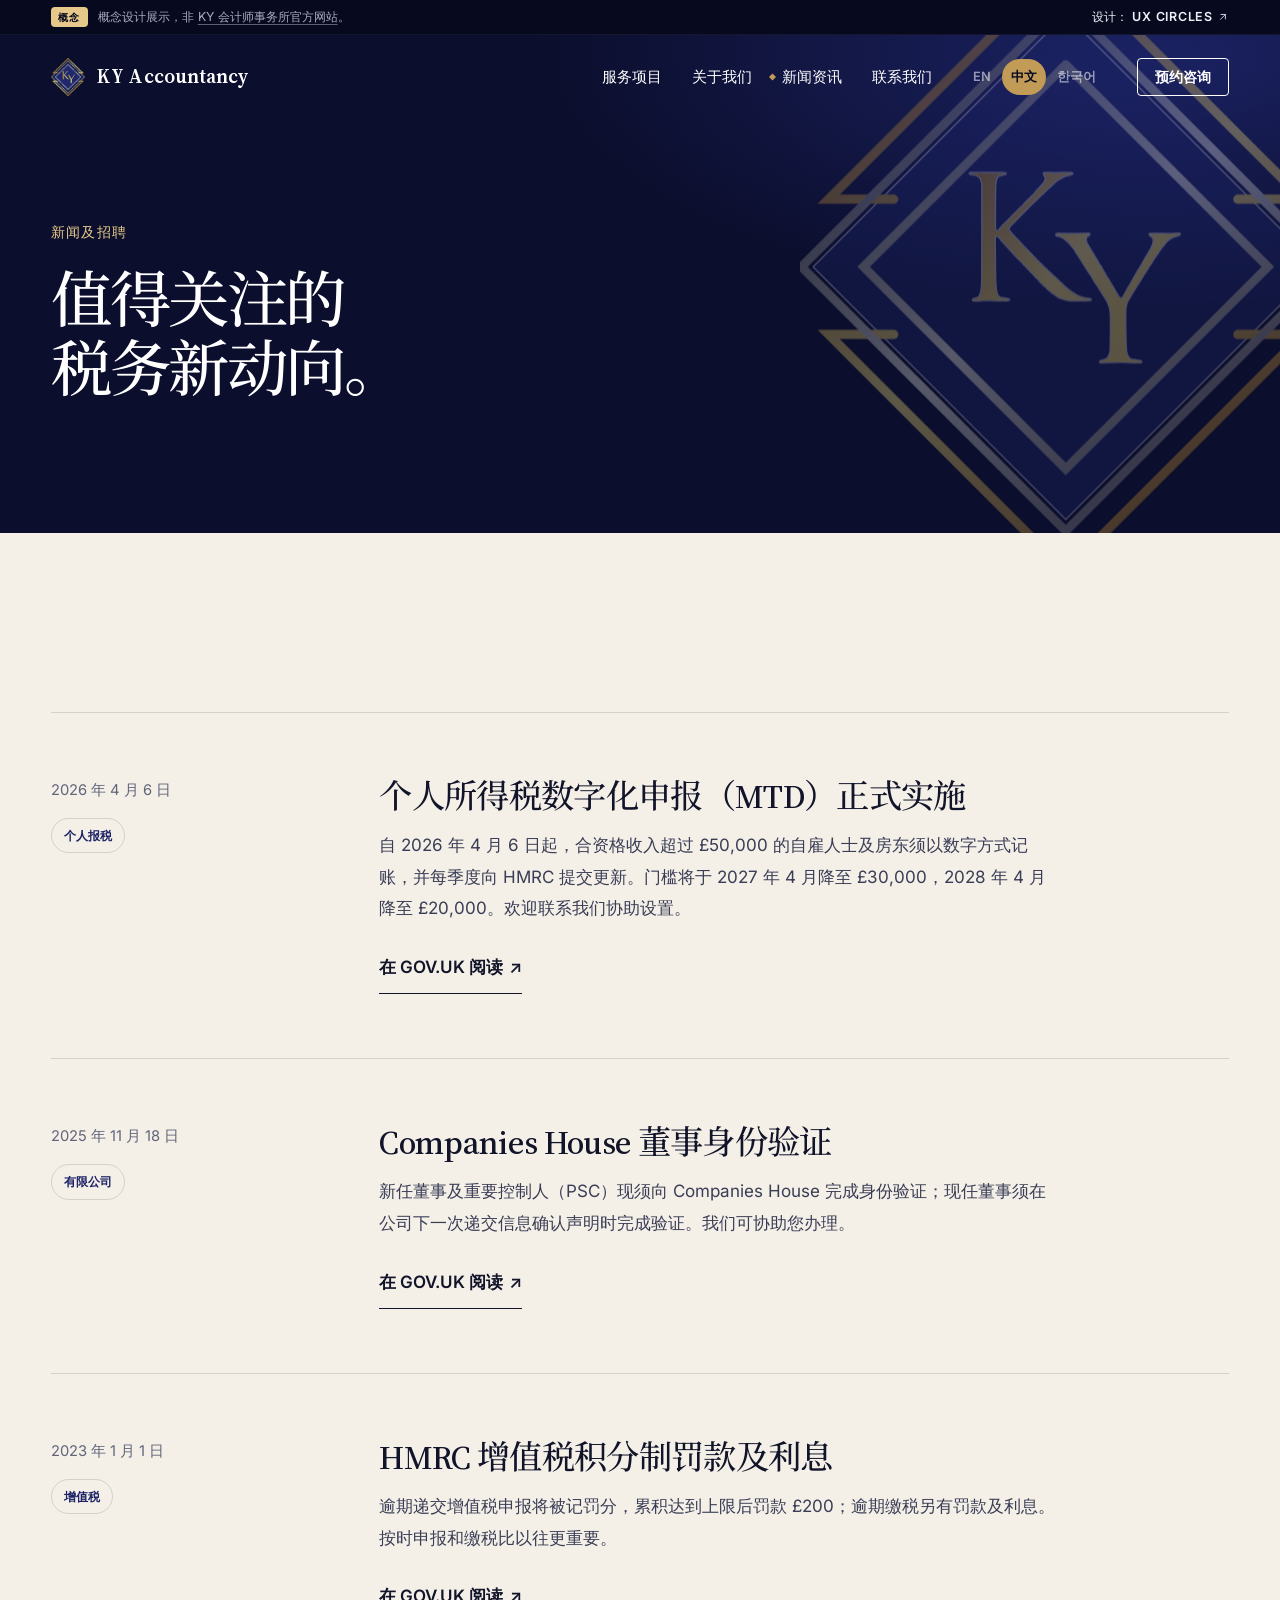
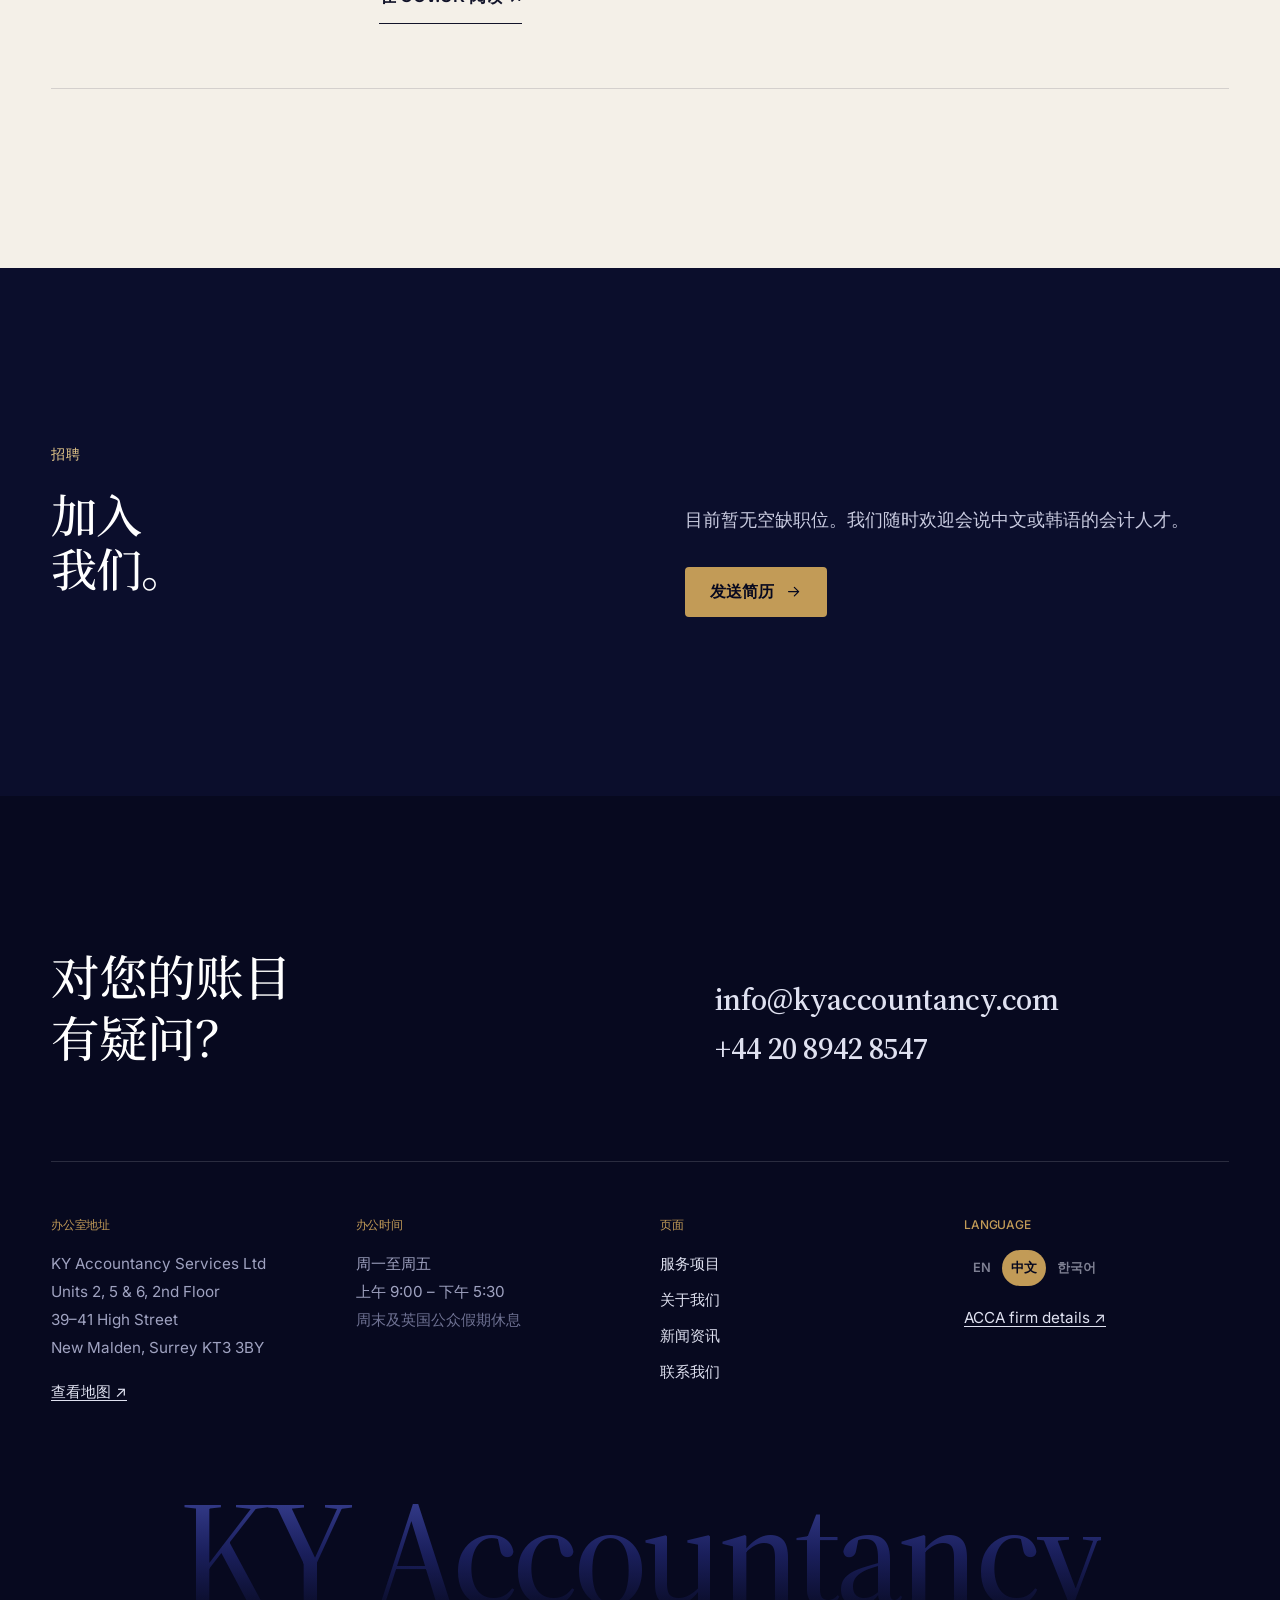
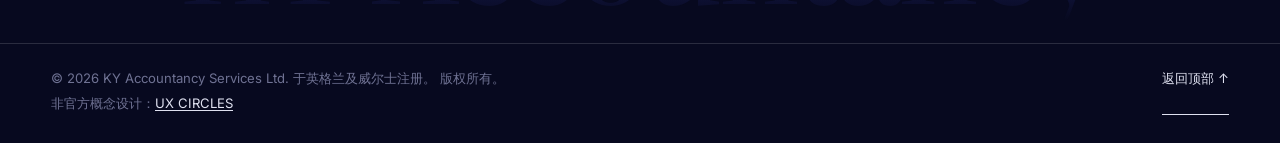
<file: zh/news.html>
<!doctype html>
<html lang="zh-Hans">
<head>
<meta charset="utf-8">
<meta name="viewport" content="width=device-width, initial-scale=1">
<title>新闻及招聘 | KY 会计师事务所</title>
<meta name="description" content="KY 会计师事务所英国税务新闻：MTD 数字化申报、Companies House 身份验证、增值税罚款及招聘信息。">
<link rel="canonical" href="https://www.kyaccountancy.com/zh/news.html">
<link rel="alternate" hreflang="en-GB" href="https://www.kyaccountancy.com/news.html">
<link rel="alternate" hreflang="zh-Hans" href="https://www.kyaccountancy.com/zh/news.html">
<link rel="alternate" hreflang="ko" href="https://www.kyaccountancy.com/ko/news.html">
<link rel="alternate" hreflang="x-default" href="https://www.kyaccountancy.com/news.html">
<meta property="og:title" content="新闻及招聘 | KY 会计师事务所">
<meta property="og:description" content="KY 会计师事务所英国税务新闻：MTD 数字化申报、Companies House 身份验证、增值税罚款及招聘信息。">
<meta property="og:type" content="website">
<meta name="theme-color" content="#0b0e2c">
<link rel="icon" type="image/png" href="../assets/img/favicon.png">
<link rel="apple-touch-icon" href="../assets/img/apple-touch-icon.jpg">
<link rel="preload" href="../assets/fonts/source-serif.woff2" as="font" type="font/woff2" crossorigin>
<link rel="preload" href="../assets/fonts/noto-serif-sc-500.woff2" as="font" type="font/woff2" crossorigin>
<link rel="stylesheet" href="../assets/css/style.css?v=4bc31d65">
<script>document.documentElement.classList.add("js")</script>
<script type="application/ld+json">{"@context": "https://schema.org", "@type": "AccountingService", "name": "KY Accountancy Services Ltd", "url": "https://www.kyaccountancy.com/", "telephone": "+44 20 8942 8547", "email": "info@kyaccountancy.com", "address": {"@type": "PostalAddress", "streetAddress": "Units 2, 5 & 6, 2nd Floor, 39-41 High Street", "addressLocality": "New Malden", "addressRegion": "Surrey", "postalCode": "KT3 3BY", "addressCountry": "GB"}, "openingHoursSpecification": [{"@type": "OpeningHoursSpecification", "dayOfWeek": ["Monday", "Tuesday", "Wednesday", "Thursday", "Friday"], "opens": "09:00", "closes": "17:30"}], "foundingDate": "2014", "knowsLanguage": ["en", "zh", "ko"]}</script>
</head>
<body class="">
<a class="skip" href="#main">跳至正文</a>
<header class="site-header" data-header>
  <div class="concept-bar" role="note">
    <div class="wrap concept-inner">
      <p><span class="concept-tag">概念</span><span class="concept-long">概念设计展示，非 <a href="https://www.kyaccountancy.com/" target="_blank" rel="noopener">KY 会计师事务所官方网站</a>。</span></p>
      <a href="https://ux-circles.com/professionals" target="_blank" rel="noopener"><span class="concept-by">设计：</span><strong>UX CIRCLES</strong> <svg viewBox="0 0 24 24" aria-hidden="true"><path d="M7 17 17 7M8 7h9v9"/></svg></a>
    </div>
  </div>
  <div class="wrap header-inner">
    <a class="brand" href="./" aria-label="KY Accountancy — home">
      <img src="../assets/img/logo-mark.png" alt="" width="34" height="39">
      <span class="brand-name">KY Accountancy</span>
    </a>
    <nav class="main-nav" aria-label="Main"><a href="services.html"><span class="roll" data-text="服务项目"><span>服务项目</span></span></a><a href="about.html"><span class="roll" data-text="关于我们"><span>关于我们</span></span></a><a href="news.html" aria-current="page"><span class="roll" data-text="新闻资讯"><span>新闻资讯</span></span></a><a href="contact.html"><span class="roll" data-text="联系我们"><span>联系我们</span></span></a></nav>
    <div class="lang" role="group" aria-label="Language"><a href="../news.html" lang="en-GB" hreflang="en-GB">EN</a><a href="../zh/news.html" lang="zh-Hans" hreflang="zh-Hans" aria-current="true">中文</a><a href="../ko/news.html" lang="ko" hreflang="ko">한국어</a></div>
    <a class="btn btn-pill header-cta" href="contact.html"><span class="roll" data-text="预约咨询"><span>预约咨询</span></span></a>
    <button class="menu-btn" aria-expanded="false" aria-controls="menu"><span class="menu-lines"><span></span><span></span></span><span class="sr">菜单</span></button>
  </div>
</header>
<div class="menu" id="menu" hidden>
  <div class="wrap menu-inner">
    <ul class="menu-links"><li><a href="services.html"><span class="mn">01</span>服务项目</a></li><li><a href="about.html"><span class="mn">02</span>关于我们</a></li><li><a href="news.html" aria-current="page"><span class="mn">03</span>新闻资讯</a></li><li><a href="contact.html"><span class="mn">04</span>联系我们</a></li></ul>
    <div class="menu-foot">
      <a href="tel:+442089428547">+44 20 8942 8547</a>
      <a href="mailto:info@kyaccountancy.com">info@kyaccountancy.com</a>
      <div class="lang" role="group" aria-label="Language"><a href="../news.html" lang="en-GB" hreflang="en-GB">EN</a><a href="../zh/news.html" lang="zh-Hans" hreflang="zh-Hans" aria-current="true">中文</a><a href="../ko/news.html" lang="ko" hreflang="ko">한국어</a></div>
    </div>
  </div>
</div>
<main id="main">

<section class="page-hero dark">
  <div class="hero-diamond hero-diamond-sm"><svg class="diamond" viewBox="100 50 715 860" aria-hidden="true">
  <defs>
    <linearGradient id="ky-gold" gradientUnits="userSpaceOnUse" x1="133" y1="73" x2="782" y2="889">
      <stop offset="0" stop-color="#b3842e"/><stop offset=".22" stop-color="#b98933"/><stop offset=".5" stop-color="#f3e27a"/><stop offset=".78" stop-color="#bd8d31"/><stop offset="1" stop-color="#b3842e"/>
    </linearGradient>
    <linearGradient id="ky-silver" gradientUnits="userSpaceOnUse" x1="133" y1="73" x2="782" y2="889">
      <stop offset="0" stop-color="#83827e"/><stop offset=".25" stop-color="#8a8984"/><stop offset=".5" stop-color="#e4e3de"/><stop offset=".75" stop-color="#8f8b88"/><stop offset="1" stop-color="#83827e"/>
    </linearGradient>
    <linearGradient id="ky-letter" gradientUnits="userSpaceOnUse" x1="330" y1="360" x2="610" y2="610">
      <stop offset="0" stop-color="#b8892f"/><stop offset=".45" stop-color="#f6e07a"/><stop offset="1" stop-color="#e9cf62"/>
    </linearGradient>
  </defs>
  <path class="fill" d="M457.5 141 797.5 481 457.5 821 117.5 481Z" fill="#1e2569"/>
  <g fill="none" stroke-width="12.5" stroke-linejoin="miter" stroke-miterlimit="10">
    <path class="d d1" pathLength="1" d="M226 390H138.5L457.5 71 776.5 390H689" stroke="url(#ky-gold)"/>
    <path class="d d1" pathLength="1" d="M226 572H138.5L457.5 891 776.5 572H689" stroke="url(#ky-gold)"/>
    <path class="d d2" pathLength="1" d="M457.5 125.5 813 481 457.5 836.5 102 481Z" stroke="url(#ky-silver)" stroke-width="12"/>
    <path class="d d3" pathLength="1" d="M457.5 209 729.5 481 457.5 753 185.5 481Z" stroke="url(#ky-silver)" stroke-width="12"/>
  </g>
  <path class="ky" fill="url(#ky-letter)" d="M503.7 609.9C502.5 609.4 502.4 608.5 503.4 607.9C504.6 607.1 507.5 606.0 509.1 605.9C511.1 605.6 511.6 605.4 513.3 603.6C515.0 601.8 515.4 601.1 516.3 597.8L517.1 595.1L517.3 585.1C517.6 565.0 517.7 546.0 517.3 544.0C517.2 543.0 517.0 541.5 517.0 540.6C517.0 538.7 516.4 536.2 515.6 534.2C515.3 533.3 514.7 531.8 514.3 530.9C514.0 529.9 513.5 528.7 513.1 528.2C512.8 527.8 512.3 526.8 512.0 526.1C511.7 525.4 511.2 524.6 510.9 524.2C510.6 523.9 509.7 522.5 508.9 521.2C508.0 519.8 506.9 518.0 506.3 517.1C505.7 516.1 504.9 514.8 504.6 514.1C504.2 513.4 503.5 512.4 503.0 511.8C502.4 511.2 502.0 510.6 502.0 510.4C502.0 510.2 501.6 509.4 501.1 508.7C500.6 508.0 499.9 506.9 499.5 506.2C499.2 505.6 498.3 504.5 497.7 503.7C497.0 502.8 496.2 501.6 495.9 500.9C495.6 500.2 494.8 498.9 494.3 498.0C493.7 497.1 492.9 495.7 492.5 494.8C492.1 494.0 491.3 492.8 490.8 492.2C490.3 491.5 489.4 490.3 488.9 489.5C487.1 486.5 485.9 484.6 485.2 483.8C484.8 483.4 484.2 482.4 483.8 481.7C483.5 481.0 482.8 480.0 482.3 479.4C481.9 478.9 481.1 477.7 480.6 476.8C479.8 475.2 477.3 471.2 475.5 468.6C475.1 468.1 474.4 466.9 474.0 466.1C473.6 465.3 472.9 464.3 472.6 464.0C472.3 463.7 471.7 462.7 471.2 462.0C469.7 459.3 466.6 454.9 465.8 454.1C465.3 453.7 464.6 452.9 464.2 452.2C463.0 450.6 459.1 446.4 457.8 445.5C457.1 445.0 456.0 444.2 455.2 443.5C453.3 442.0 450.3 440.6 447.6 440.0C446.3 439.8 445.0 439.4 444.6 439.2C443.8 438.6 443.6 437.7 444.1 436.9C444.7 435.9 446.0 435.7 449.1 435.9C452.2 436.1 473.5 436.1 482.8 435.8L489.0 435.7L489.6 436.3C490.7 437.4 490.1 438.5 487.8 439.8C486.0 440.8 485.2 442.0 485.0 443.8C485.0 444.8 485.1 445.5 485.5 446.4C485.8 447.0 486.0 447.7 486.0 447.8C486.0 448.5 487.3 451.1 488.6 453.0C489.3 454.2 490.9 456.8 492.0 458.8C493.2 460.8 494.5 462.8 494.9 463.4C495.3 463.9 496.0 465.0 496.3 465.8C496.7 466.6 497.2 467.6 497.5 468.0C498.2 468.8 500.9 473.3 502.7 476.7C503.5 478.1 504.6 479.6 505.1 480.1C505.6 480.6 506.0 481.4 506.2 482.0C506.5 483.1 507.5 484.9 510.1 489.0C510.9 490.2 511.8 492.0 512.2 493.0C512.7 494.4 513.1 495.0 513.8 495.6C514.4 496.1 515.2 497.1 515.8 498.4C517.8 502.1 519.1 504.4 519.9 505.5C520.8 506.8 523.6 511.6 524.7 513.9C525.1 514.7 525.8 515.8 526.2 516.4C526.7 516.9 527.4 518.0 527.8 518.8C528.8 520.8 530.9 523.0 531.8 523.0C533.3 523.0 534.0 522.3 535.1 520.0C535.7 518.9 536.6 517.2 537.2 516.3C537.8 515.4 538.2 514.5 538.2 514.3C538.2 513.8 539.1 512.2 539.7 511.6C540.0 511.4 540.4 510.6 540.6 509.9C540.9 509.1 541.5 508.1 542.1 507.2C542.8 506.5 544.0 504.6 544.8 503.0C546.7 499.3 548.4 496.1 549.3 494.6C551.4 491.1 552.8 488.7 553.6 487.1C554.1 486.2 554.8 484.9 555.2 484.4C555.7 483.8 556.4 482.7 556.8 481.9C557.2 481.1 558.0 480.0 558.5 479.5C559.1 478.9 559.6 478.2 559.8 477.5C560.2 476.0 560.9 474.7 563.3 470.9C564.4 469.1 565.6 467.1 565.9 466.4C566.2 465.7 566.9 464.6 567.3 464.0C568.7 461.9 571.6 456.9 572.2 455.4C572.5 454.6 573.3 453.0 573.8 451.9C574.7 450.0 574.8 449.6 575.0 447.1C575.2 445.4 575.1 444.0 575.0 443.4C574.6 442.1 573.2 440.7 571.5 439.7C570.0 438.9 569.3 438.0 569.6 437.0C570.0 435.8 570.4 435.8 582.0 435.9C588.0 436.0 593.8 436.1 594.9 436.3C596.4 436.4 597.5 436.4 599.8 436.1C601.6 435.8 603.4 435.7 604.8 435.8C606.2 435.9 607.3 435.9 608.0 435.6C609.9 435.1 612.1 436.0 612.0 437.2C611.8 438.2 610.5 438.9 607.8 439.5C602.7 440.7 599.8 442.0 597.0 444.6C595.9 445.6 594.4 446.8 593.7 447.3C592.7 447.9 592.2 448.5 591.8 449.4C591.4 450.1 590.6 451.3 589.9 452.1C588.0 454.0 586.6 455.7 585.7 457.3C585.3 458.0 584.5 459.2 583.9 459.9C583.3 460.6 582.6 461.6 582.3 462.2C582.0 462.8 581.4 463.7 580.9 464.2C580.4 464.7 579.9 465.6 579.6 466.1C579.4 466.7 578.7 467.7 578.0 468.4C577.3 469.1 576.5 470.2 576.2 470.9C575.9 471.6 575.1 472.9 574.5 473.9C573.8 474.8 572.9 476.3 572.5 477.1C572.0 477.9 571.2 479.1 570.7 479.7C570.2 480.2 569.5 481.2 569.2 481.9C568.6 483.1 566.1 487.1 562.1 493.1C560.3 495.9 559.9 496.7 559.1 498.3C558.8 498.8 558.1 499.9 557.5 500.7C557.0 501.5 555.7 503.4 554.9 504.8C554.0 506.3 553.0 507.9 552.6 508.3C552.3 508.7 551.9 509.4 551.8 509.9C551.6 510.4 551.1 511.3 550.5 511.9C549.9 512.4 549.3 513.5 549.0 514.2C548.8 514.8 547.8 516.5 546.9 517.8C546.0 519.1 544.8 521.1 544.3 522.2C543.4 523.9 542.4 525.6 540.8 528.0C540.5 528.5 540.2 529.1 540.1 529.4C539.7 531.9 538.9 535.5 538.7 536.1C538.3 537.6 538.2 550.3 538.5 569.2C538.8 589.5 539.0 593.3 539.9 596.9C540.9 600.9 541.3 601.8 543.2 603.6C544.4 604.8 545.1 605.2 545.8 605.3C546.2 605.4 547.6 605.6 548.8 605.7C549.9 605.9 552.0 606.2 553.3 606.5C554.7 606.8 556.4 607.0 557.2 607.0C558.3 607.0 558.6 607.1 559.3 607.7C560.3 608.7 560.2 609.4 559.1 610.0C558.4 610.3 543.9 610.0 536.0 609.5C531.2 609.2 521.7 609.4 507.2 610.1C505.2 610.2 504.4 610.2 503.7 609.9ZM333.1 526.8C330.9 525.4 331.6 524.3 335.0 523.5C336.7 523.1 339.4 521.9 340.2 521.2C341.4 520.1 342.9 515.6 343.7 510.6C343.9 509.9 344.1 505.6 344.3 501.0C344.5 494.6 344.6 478.4 344.6 431.1L344.6 369.6L344.0 367.2C343.4 364.2 342.1 361.6 340.7 360.4C338.6 358.6 334.9 357.3 332.2 357.2C329.9 357.2 328.6 356.9 327.9 356.3C327.3 355.7 327.5 354.7 328.3 354.3C328.7 354.2 332.0 354.1 337.6 354.2C352.6 354.3 360.1 354.3 367.7 354.1C375.1 354.0 376.6 354.1 377.3 354.9C377.7 355.4 377.2 356.4 376.3 356.8C375.9 357.1 374.6 357.4 373.5 357.6C372.3 357.8 370.8 358.1 370.1 358.3C367.6 358.8 365.2 361.4 364.5 364.4C364.3 365.2 364.0 366.5 363.8 367.2C363.2 369.4 363.1 377.6 363.0 405.3C362.9 430.1 362.9 430.4 363.4 431.3C364.3 432.9 366.2 432.5 367.8 430.4C369.2 428.5 374.9 422.5 377.1 420.6C378.1 419.7 379.5 418.3 380.0 417.6C380.5 416.9 381.5 416.0 382.1 415.7C382.8 415.3 383.3 414.7 383.8 413.9C384.2 413.2 384.7 412.4 385.0 412.2C386.1 411.4 395.5 401.9 396.1 401.2C396.3 400.8 397.1 400.1 397.9 399.7C398.8 399.2 399.3 398.7 399.6 398.1C399.9 397.5 402.2 395.1 405.3 392.0C408.2 389.2 411.1 386.3 411.7 385.6C412.3 384.9 413.3 384.0 413.9 383.6C414.5 383.2 415.2 382.4 415.6 381.7C416.5 380.2 418.8 377.5 422.5 373.9C425.6 370.8 427.8 368.0 429.0 365.5C430.4 362.4 430.3 360.6 428.6 358.5C427.3 356.7 426.9 355.8 427.2 355.1C427.4 354.8 427.7 354.4 428.1 354.3C428.4 354.2 431.6 354.2 435.2 354.3C438.9 354.4 445.8 354.4 450.6 354.3C465.9 353.9 467.4 354.0 467.2 355.4C467.1 356.0 464.5 357.3 462.5 357.8C459.4 358.4 454.1 360.3 452.7 361.2C452.0 361.8 450.6 362.5 449.7 362.9C448.8 363.3 448.0 363.9 447.8 364.1C447.6 364.4 446.8 364.9 446.1 365.4C445.3 365.9 444.8 366.4 444.8 366.5C444.8 366.6 444.2 367.1 443.4 367.6C442.7 368.1 441.4 369.2 440.5 370.1C439.6 371.0 436.5 374.0 433.6 376.7C430.7 379.3 428.1 381.9 427.8 382.4C427.5 382.8 426.7 383.5 425.9 384.0C425.1 384.4 424.3 385.0 424.1 385.4C423.9 385.7 421.6 387.9 419.1 390.3C416.5 392.7 412.8 396.3 410.8 398.3C408.8 400.4 405.9 403.3 404.4 404.8C400.8 408.3 398.8 410.3 394.4 414.9C393.6 415.7 392.7 416.7 392.4 417.0C392.0 417.3 390.6 418.8 389.3 420.2C388.0 421.7 386.4 423.2 385.8 423.7C384.5 424.8 382.2 427.8 381.4 429.4C380.8 430.8 381.0 431.6 382.1 432.3C382.6 432.6 383.3 433.3 383.5 433.8C384.0 434.8 392.5 443.9 396.0 447.3C396.8 448.1 397.8 449.1 398.1 449.7C398.5 450.2 400.0 451.9 401.5 453.4C403.0 454.9 405.7 457.7 407.5 459.6C411.7 464.1 426.5 479.0 429.0 481.3C430.0 482.3 433.0 485.1 435.5 487.6C443.4 495.2 444.4 496.2 445.5 496.7C446.1 497.1 446.8 497.7 447.4 498.6C447.9 499.5 448.9 500.4 450.1 501.3C451.1 502.1 452.6 503.4 453.4 504.3C454.1 505.2 455.3 506.3 456.0 506.8C456.6 507.2 458.1 508.5 459.2 509.7C460.5 510.8 461.8 511.9 462.4 512.1C463.0 512.3 463.6 512.8 463.8 513.2C464.1 513.7 464.9 514.2 465.9 514.8C466.9 515.2 468.1 516.0 468.7 516.5C469.9 517.6 476.6 521.0 479.0 521.7C481.1 522.4 485.0 523.2 487.8 523.5C490.7 523.9 492.0 524.4 492.0 525.2C492.0 525.6 491.8 525.9 490.8 526.3C489.6 526.9 489.5 526.9 476.2 526.8L462.9 526.8L459.1 526.0C454.8 525.1 449.3 523.4 448.1 522.6C447.6 522.3 446.9 521.8 446.4 521.6C446.0 521.4 444.9 520.6 444.0 519.9C443.1 519.2 442.0 518.4 441.5 518.1C440.5 517.6 436.7 514.6 435.6 513.5C435.2 513.1 434.4 512.4 433.7 512.1C432.9 511.7 432.4 511.2 432.0 510.5C431.6 509.8 430.8 509.0 430.1 508.5C429.0 507.7 421.1 499.6 419.1 497.1C418.7 496.6 418.0 496.0 417.6 495.8C417.1 495.6 416.6 495.1 416.4 494.6C416.1 494.1 413.3 491.0 410.1 487.8C406.9 484.5 404.0 481.5 403.7 481.0C403.4 480.5 402.6 479.9 402.0 479.5C401.4 479.1 400.6 478.4 400.4 477.9C400.1 477.4 398.7 475.8 397.2 474.3C387.8 464.7 386.2 463.0 385.8 462.4C385.7 462.1 384.6 460.9 383.4 459.6C378.7 454.6 375.3 450.8 374.5 449.7C374.1 449.1 373.4 448.3 372.9 448.0C372.4 447.7 371.8 447.1 371.5 446.5C371.2 446.0 370.3 445.0 369.6 444.2C368.9 443.4 368.1 442.3 367.7 441.8C367.0 440.7 365.8 440.0 364.6 440.0C364.2 440.0 363.8 440.3 363.3 441.0C362.8 441.9 362.7 442.3 362.7 443.6C362.7 444.4 362.8 457.0 363.0 471.5C363.2 501.2 363.5 509.7 364.7 513.8C365.0 514.8 365.3 516.0 365.4 516.5C365.5 517.6 367.7 521.1 368.6 521.6C368.9 521.8 369.9 522.1 370.8 522.2C377.9 523.4 381.1 524.0 382.0 524.5C382.9 525.0 382.6 525.7 381.2 526.2C379.3 526.9 377.9 527.0 375.5 526.8C374.1 526.6 372.3 526.6 370.0 526.8C367.6 527.0 366.1 527.0 365.2 526.8C362.7 526.3 349.5 526.1 345.9 526.5C344.1 526.7 341.3 526.9 339.6 526.9C338.0 527.0 336.0 527.1 335.2 527.1C334.1 527.3 333.7 527.2 333.1 526.8Z"/>
</svg></div>
  <div class="wrap">
    <p class="label">新闻及招聘</p>
    <h1 class="display split"><span class="line"><span>值得关注的</span></span><span class="line"><span>税务新动向。</span></span></h1>
    
  </div>
</section>
<section class="section">
  <div class="wrap">
    <div class="news-list">
    <article class="news-item">
      <div class="news-meta"><time datetime="2026-04-06">2026 年 4 月 6 日</time><span class="tag">个人报税</span></div>
      <div class="news-main">
        <h2>个人所得税数字化申报（MTD）正式实施</h2>
        <p>自 2026 年 4 月 6 日起，合资格收入超过 £50,000 的自雇人士及房东须以数字方式记账，并每季度向 HMRC 提交更新。门槛将于 2027 年 4 月降至 £30,000，2028 年 4 月降至 £20,000。欢迎联系我们协助设置。</p>
        <a class="btn-text" href="https://www.gov.uk/guidance/check-if-youre-eligible-for-making-tax-digital-for-income-tax" rel="noopener" target="_blank"><span class="roll" data-text="在 GOV.UK 阅读"><span>在 GOV.UK 阅读</span></span> ↗</a>
      </div>
    </article>
    <article class="news-item">
      <div class="news-meta"><time datetime="2025-11-18">2025 年 11 月 18 日</time><span class="tag">有限公司</span></div>
      <div class="news-main">
        <h2>Companies House 董事身份验证</h2>
        <p>新任董事及重要控制人（PSC）现须向 Companies House 完成身份验证；现任董事须在公司下一次递交信息确认声明时完成验证。我们可协助您办理。</p>
        <a class="btn-text" href="https://www.gov.uk/guidance/verifying-your-identity-for-companies-house" rel="noopener" target="_blank"><span class="roll" data-text="在 GOV.UK 阅读"><span>在 GOV.UK 阅读</span></span> ↗</a>
      </div>
    </article>
    <article class="news-item">
      <div class="news-meta"><time datetime="2023-01-01">2023 年 1 月 1 日</time><span class="tag">增值税</span></div>
      <div class="news-main">
        <h2>HMRC 增值税积分制罚款及利息</h2>
        <p>逾期递交增值税申报将被记罚分，累积达到上限后罚款 £200；逾期缴税另有罚款及利息。按时申报和缴税比以往更重要。</p>
        <a class="btn-text" href="https://www.gov.uk/government/news/hmrc-reminds-businesses-about-new-vat-penalties-and-interest-payments" rel="noopener" target="_blank"><span class="roll" data-text="在 GOV.UK 阅读"><span>在 GOV.UK 阅读</span></span> ↗</a>
      </div>
    </article></div>
  </div>
</section>
<section class="section dark careers-sec">
  <div class="wrap careers-grid">
    <div>
      <p class="label">招聘</p>
      <h2 class="h-xl split"><span class="line"><span>加入</span></span><span class="line"><span>我们。</span></span></h2>
    </div>
    <div>
      <p class="reveal-up">目前暂无空缺职位。我们随时欢迎会说中文或韩语的会计人才。</p>
      <a class="btn btn-gold" href="mailto:info@kyaccountancy.com?subject=CV"><span>发送简历</span><svg viewBox="0 0 24 24" aria-hidden="true"><path d="M5 12h14M13 6l6 6-6 6"/></svg></a>
    </div>
  </div>
</section>
</main>
<footer class="site-footer">
  <div class="wrap">
    <div class="footer-top">
      <h2 class="footer-q split"><span class="line"><span>对您的账目</span></span><span class="line"><span>有疑问？</span></span></h2>
      <div class="footer-contact">
        <a class="big-link" href="mailto:info@kyaccountancy.com">info@kyaccountancy.com</a>
        <a class="big-link" href="tel:+442089428547">+44 20 8942 8547</a>
      </div>
    </div>
    <div class="footer-grid">
      <div><h3 class="f-h">办公室地址</h3><p>KY Accountancy Services Ltd<br>Units 2, 5 &amp; 6, 2nd Floor<br>39–41 High Street<br>New Malden, Surrey KT3 3BY</p><p><a class="u" href="https://www.google.com/maps/search/?api=1&query=39-41+High+Street+New+Malden+KT3+3BY" rel="noopener" target="_blank">查看地图 ↗</a></p></div>
      <div><h3 class="f-h">办公时间</h3><p>周一至周五<br>上午 9:00 – 下午 5:30<br><span class="dim">周末及英国公众假期休息</span></p></div>
      <div><h3 class="f-h">页面</h3><ul class="f-links"><li><a href="services.html"><span class="roll" data-text="服务项目"><span>服务项目</span></span></a></li><li><a href="about.html"><span class="roll" data-text="关于我们"><span>关于我们</span></span></a></li><li><a href="news.html"><span class="roll" data-text="新闻资讯"><span>新闻资讯</span></span></a></li><li><a href="contact.html"><span class="roll" data-text="联系我们"><span>联系我们</span></span></a></li></ul></div>
      <div><h3 class="f-h">Language</h3><div class="lang" role="group" aria-label="Language"><a href="../news.html" lang="en-GB" hreflang="en-GB">EN</a><a href="../zh/news.html" lang="zh-Hans" hreflang="zh-Hans" aria-current="true">中文</a><a href="../ko/news.html" lang="ko" hreflang="ko">한국어</a></div><p class="f-acca"><a class="u" href="https://www.accaglobal.com/uk/en/member/find-an-accountant/find-firm/results/details.html?isocountry=GB&location=new+malden&country=UK&organisationid=ACCA&advisorid=4818904" rel="noopener" target="_blank">ACCA firm details ↗</a></p></div>
    </div>
  </div>
  <div class="wordmark" aria-hidden="true"><span>KY Accountancy</span></div>
  <div class="wrap footer-base">
    <span>© <span data-year>2026</span> KY Accountancy Services Ltd. 于英格兰及威尔士注册。 版权所有。<br><span class="concept-note">非官方概念设计：<a class="u" href="https://ux-circles.com/professionals" target="_blank" rel="noopener">UX CIRCLES</a></span></span>
    <a href="#main" class="u">返回顶部 ↑</a>
  </div>
</footer>
<nav class="action-bar" aria-label="Quick contact">
  <a href="tel:+442089428547"><svg viewBox="0 0 24 24" aria-hidden="true"><path d="M5 4h4l2 5-2.5 1.5a11 11 0 0 0 5 5L15 13l5 2v4a2 2 0 0 1-2 2A16 16 0 0 1 3 6a2 2 0 0 1 2-2"/></svg><span>致电</span></a>
  <a href="contact.html#chat"><svg viewBox="0 0 24 24" aria-hidden="true"><path d="M21 12a8 8 0 0 1-11.6 7.1L4 20l1-4.6A8 8 0 1 1 21 12z"/></svg><span>微信</span></a>
  <a href="mailto:info@kyaccountancy.com"><svg viewBox="0 0 24 24" aria-hidden="true"><rect x="3" y="5" width="18" height="14" rx="2"/><path d="m3 7 9 6 9-6"/></svg><span>电邮</span></a>
</nav>
<script>window.KY = {"open": "营业中", "closes": "至下午 5:30", "closed": "已下班", "opensToday": "今天上午 9 点开门", "opensTomorrow": "明天上午 9 点开门", "opensMonday": "周一上午 9 点开门", "today": "今天", "tomorrow": "明天", "inDays": "还有 {n} 天", "days": "天", "day": "天", "until": "距离 {date}", "dl": {"jan": "{ty} 税务年度网上个人报税及缴税截止", "jul": "{ty} 税务年度第二期预缴税款", "oct5": "如在 {ty} 税务年度开始自雇或出租房产，须登记个人报税", "oct31": "{ty} 税务年度纸质个人报税表截止"}, "calc": {"accounts": "向 Companies House 递交年度账目", "ctpay": "缴纳公司税", "ct600": "递交公司税申报表（CT600）"}, "mailSubject": "网站咨询", "mailName": "姓名", "mailPhone": "电话", "mailLang": "希望使用的语言", "mailService": "咨询服务"};</script>
<script src="../assets/js/main.js?v=9ee86a52" defer></script>
</body>
</html>
</file>
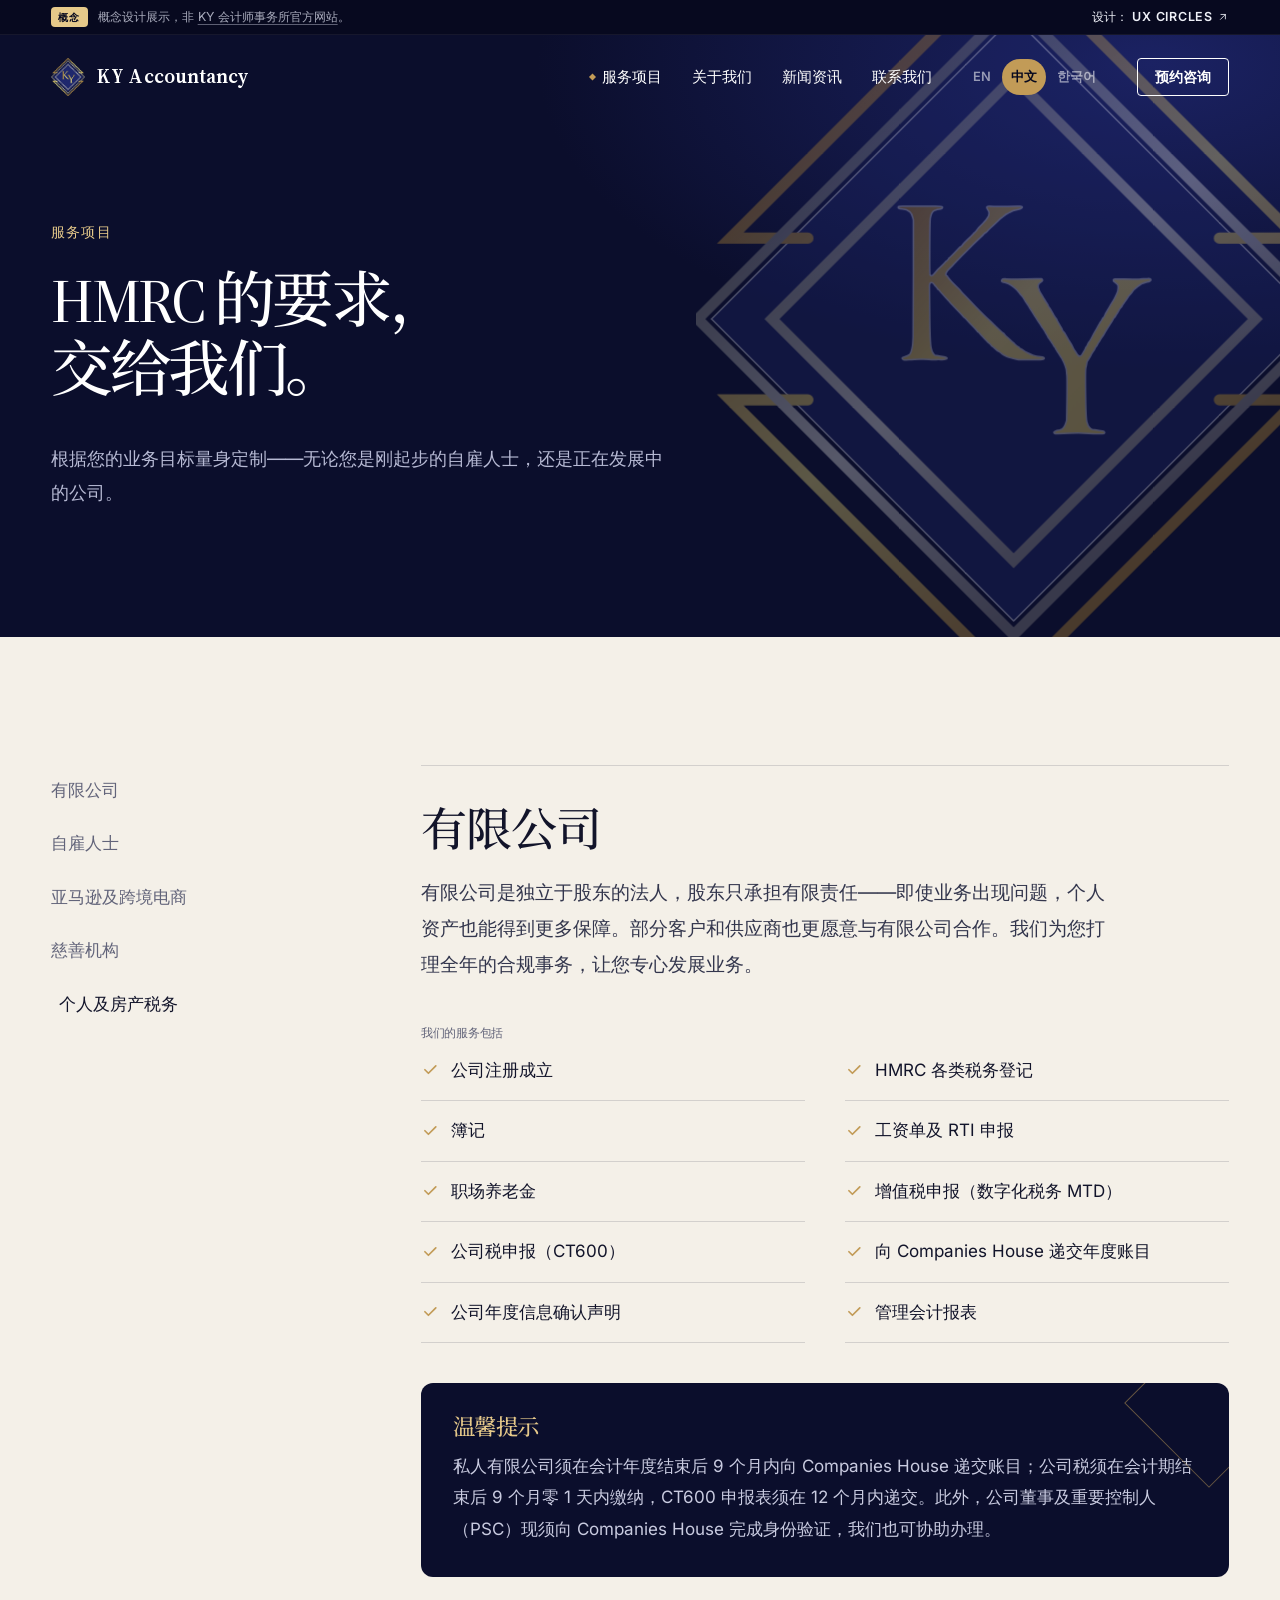
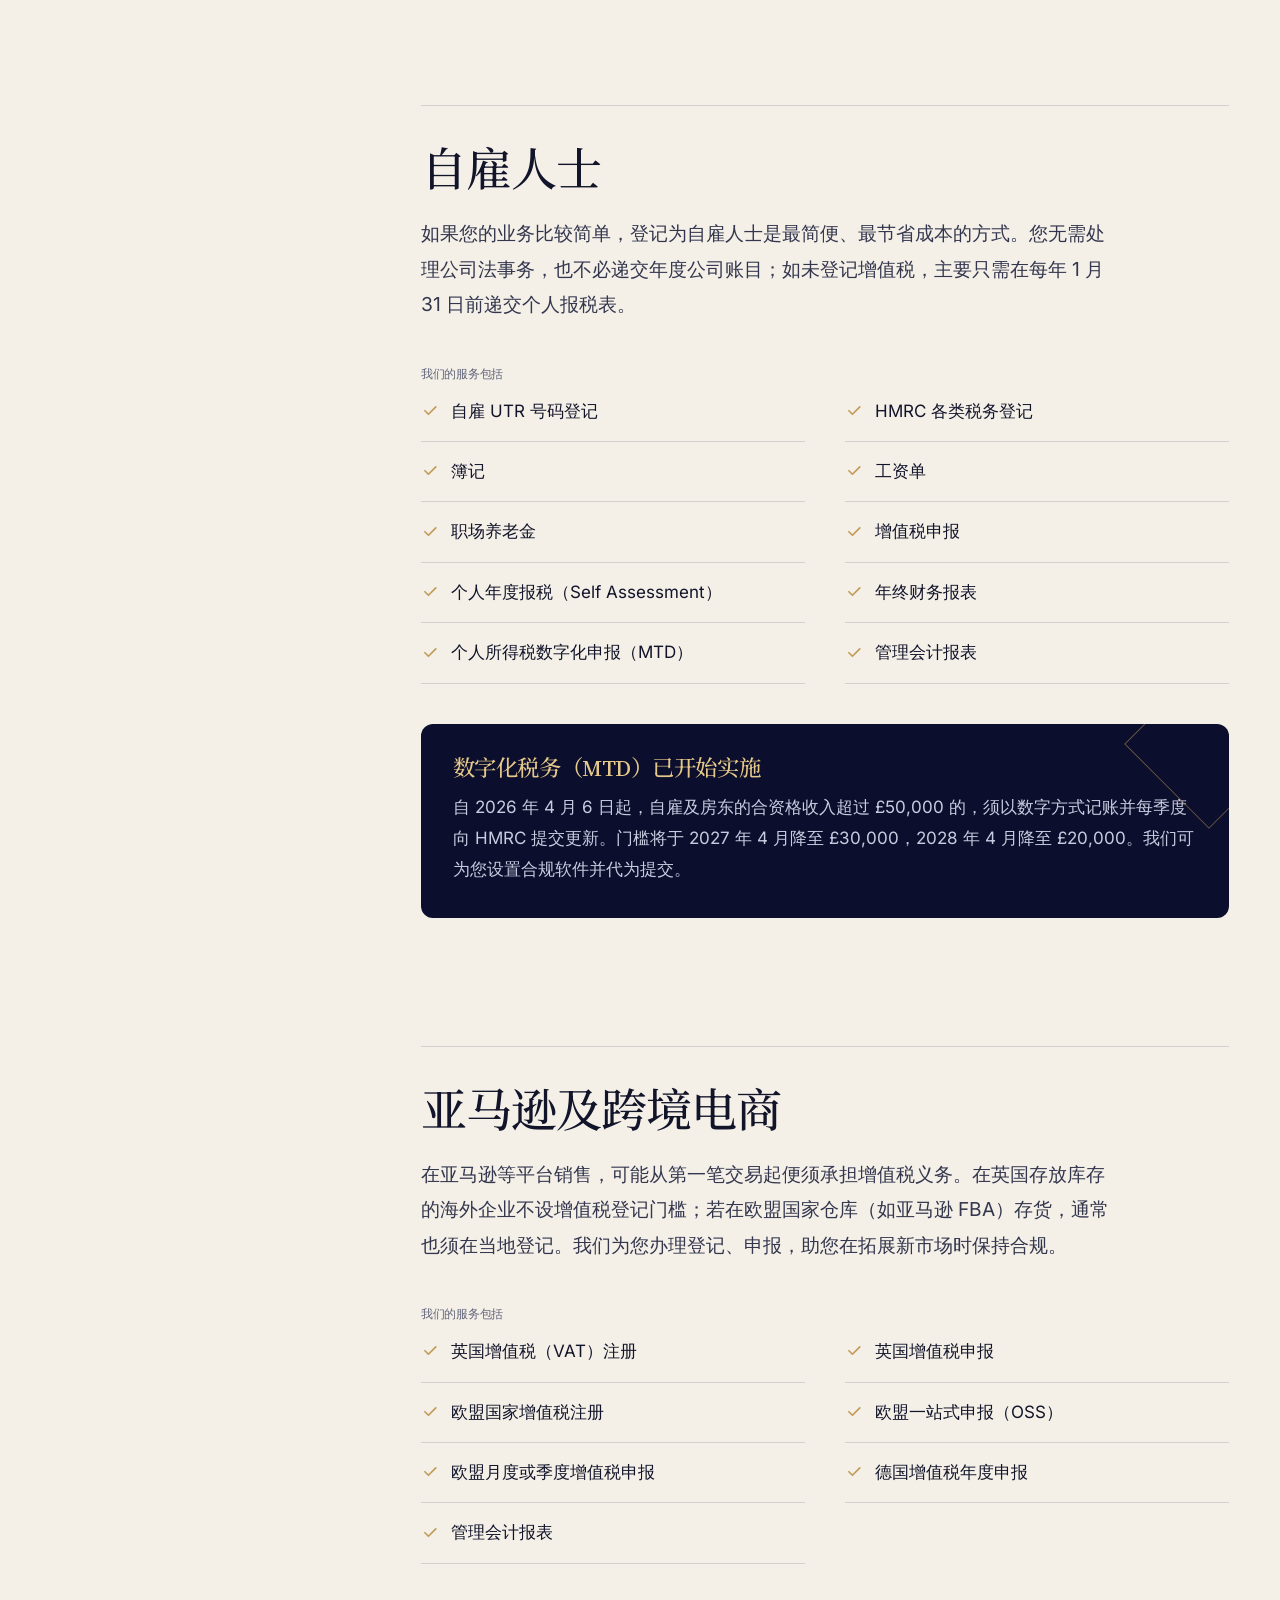
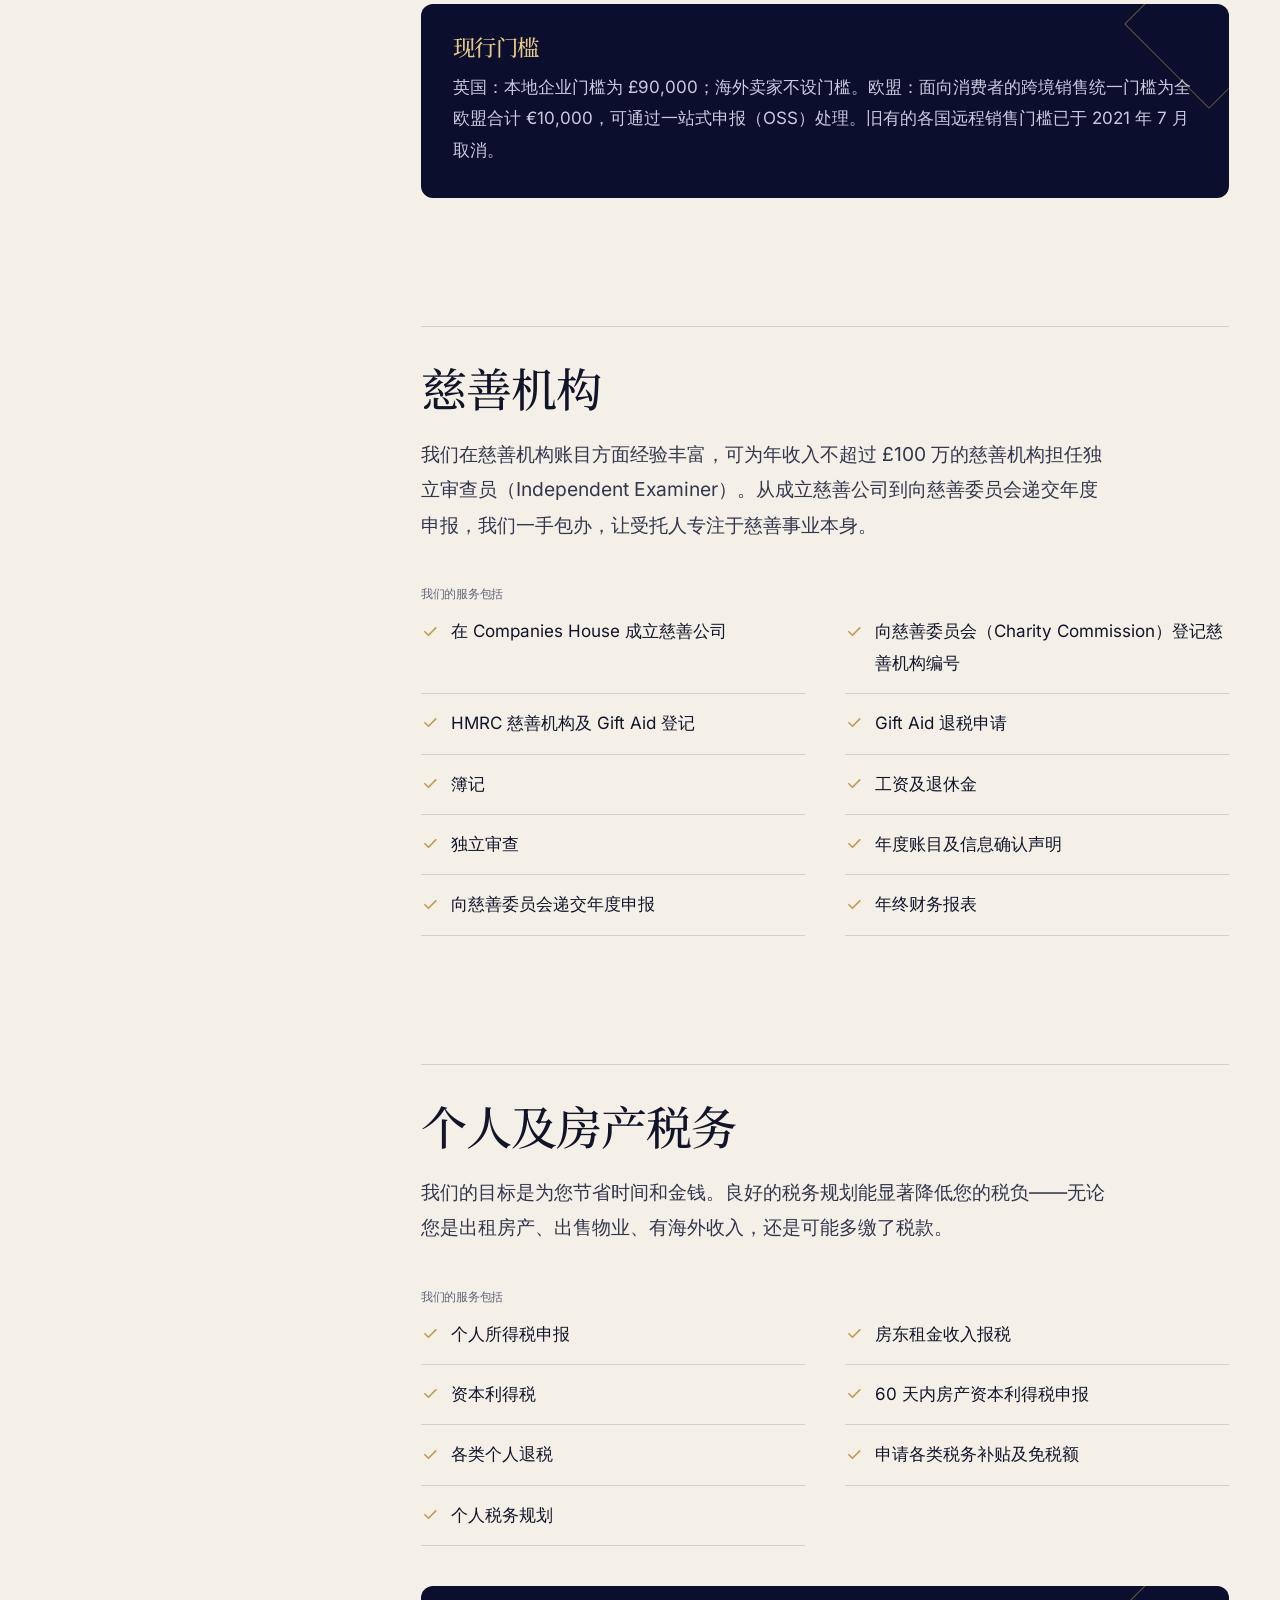
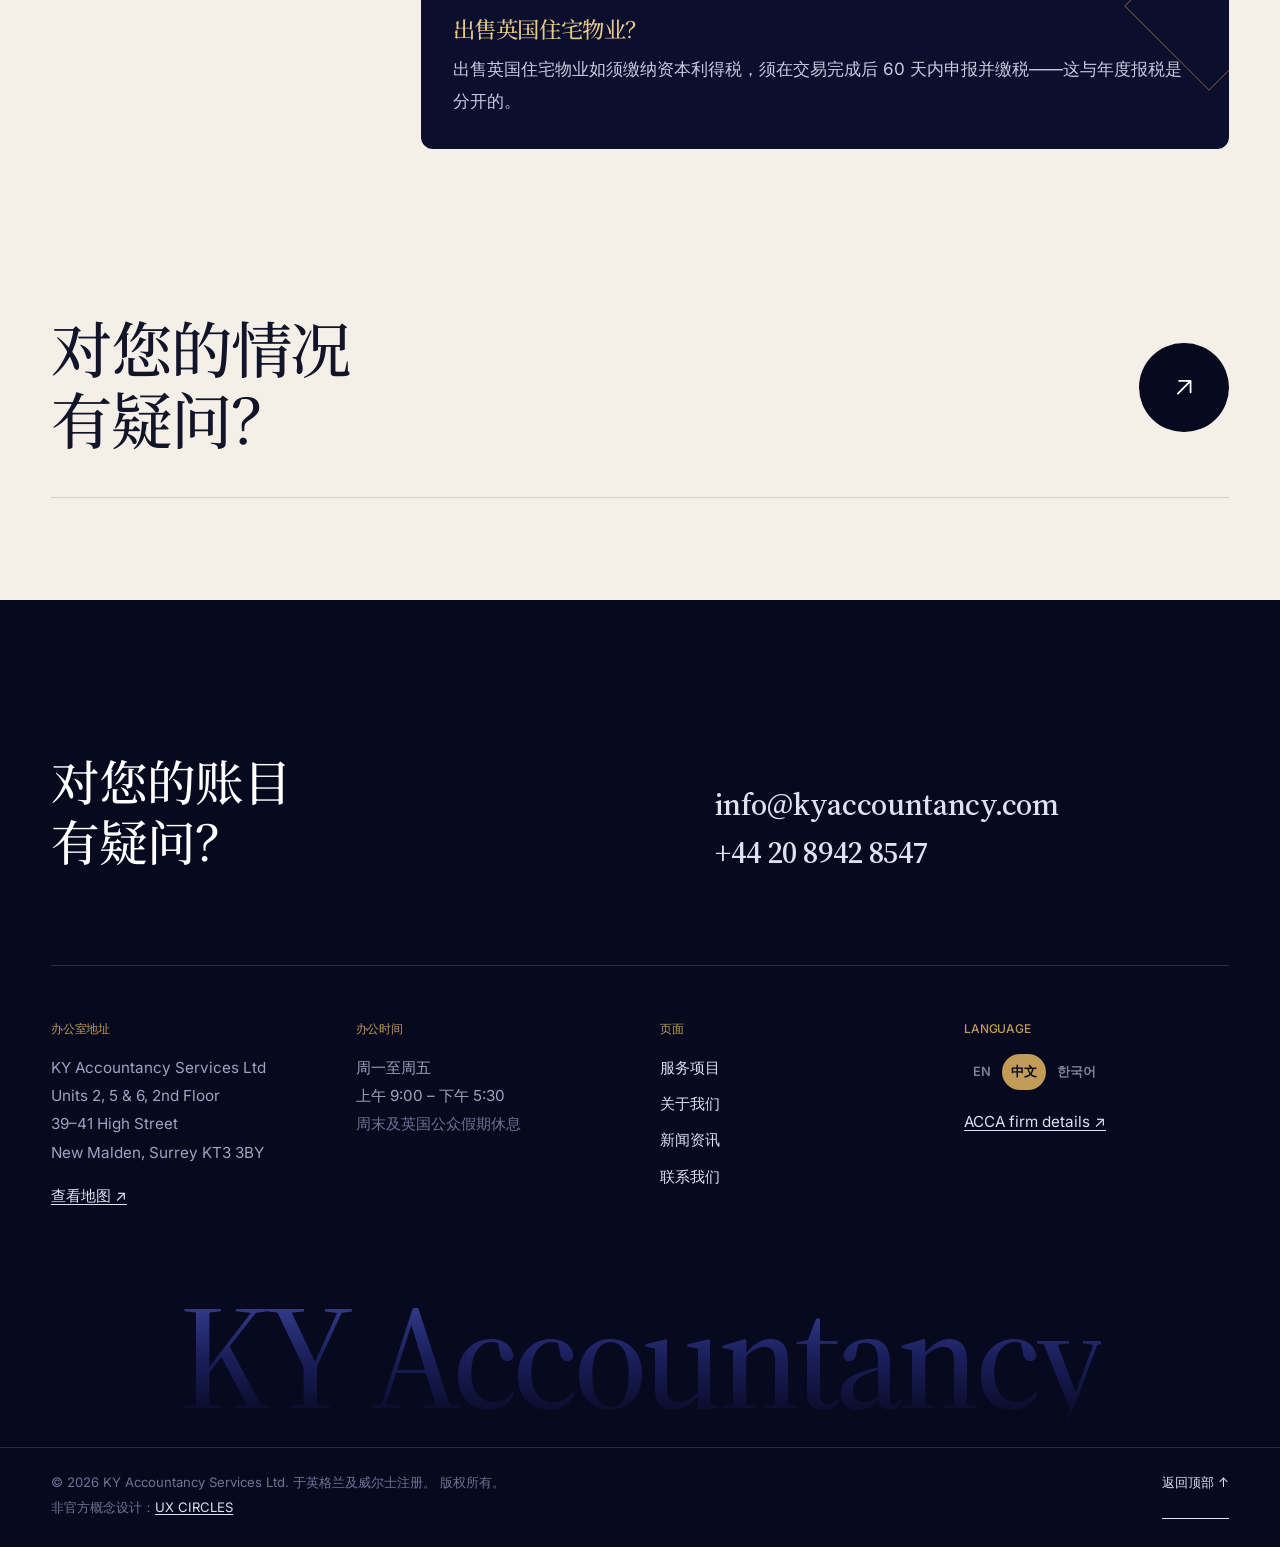
<file: zh/services.html>
<!doctype html>
<html lang="zh-Hans">
<head>
<meta charset="utf-8">
<meta name="viewport" content="width=device-width, initial-scale=1">
<title>服务项目 — 有限公司、自雇、增值税、慈善机构及税务 | KY 会计师事务所</title>
<meta name="description" content="新莫尔登会计与税务服务：公司注册、簿记、工资、增值税、个人报税、亚马逊及欧盟增值税、慈善机构独立审查及房产税务。">
<link rel="canonical" href="https://www.kyaccountancy.com/zh/services.html">
<link rel="alternate" hreflang="en-GB" href="https://www.kyaccountancy.com/services.html">
<link rel="alternate" hreflang="zh-Hans" href="https://www.kyaccountancy.com/zh/services.html">
<link rel="alternate" hreflang="ko" href="https://www.kyaccountancy.com/ko/services.html">
<link rel="alternate" hreflang="x-default" href="https://www.kyaccountancy.com/services.html">
<meta property="og:title" content="服务项目 — 有限公司、自雇、增值税、慈善机构及税务 | KY 会计师事务所">
<meta property="og:description" content="新莫尔登会计与税务服务：公司注册、簿记、工资、增值税、个人报税、亚马逊及欧盟增值税、慈善机构独立审查及房产税务。">
<meta property="og:type" content="website">
<meta name="theme-color" content="#0b0e2c">
<link rel="icon" type="image/png" href="../assets/img/favicon.png">
<link rel="apple-touch-icon" href="../assets/img/apple-touch-icon.jpg">
<link rel="preload" href="../assets/fonts/source-serif.woff2" as="font" type="font/woff2" crossorigin>
<link rel="preload" href="../assets/fonts/noto-serif-sc-500.woff2" as="font" type="font/woff2" crossorigin>
<link rel="stylesheet" href="../assets/css/style.css?v=4bc31d65">
<script>document.documentElement.classList.add("js")</script>
<script type="application/ld+json">{"@context": "https://schema.org", "@type": "AccountingService", "name": "KY Accountancy Services Ltd", "url": "https://www.kyaccountancy.com/", "telephone": "+44 20 8942 8547", "email": "info@kyaccountancy.com", "address": {"@type": "PostalAddress", "streetAddress": "Units 2, 5 & 6, 2nd Floor, 39-41 High Street", "addressLocality": "New Malden", "addressRegion": "Surrey", "postalCode": "KT3 3BY", "addressCountry": "GB"}, "openingHoursSpecification": [{"@type": "OpeningHoursSpecification", "dayOfWeek": ["Monday", "Tuesday", "Wednesday", "Thursday", "Friday"], "opens": "09:00", "closes": "17:30"}], "foundingDate": "2014", "knowsLanguage": ["en", "zh", "ko"]}</script>
</head>
<body class="">
<a class="skip" href="#main">跳至正文</a>
<header class="site-header" data-header>
  <div class="concept-bar" role="note">
    <div class="wrap concept-inner">
      <p><span class="concept-tag">概念</span><span class="concept-long">概念设计展示，非 <a href="https://www.kyaccountancy.com/" target="_blank" rel="noopener">KY 会计师事务所官方网站</a>。</span></p>
      <a href="https://ux-circles.com/professionals" target="_blank" rel="noopener"><span class="concept-by">设计：</span><strong>UX CIRCLES</strong> <svg viewBox="0 0 24 24" aria-hidden="true"><path d="M7 17 17 7M8 7h9v9"/></svg></a>
    </div>
  </div>
  <div class="wrap header-inner">
    <a class="brand" href="./" aria-label="KY Accountancy — home">
      <img src="../assets/img/logo-mark.png" alt="" width="34" height="39">
      <span class="brand-name">KY Accountancy</span>
    </a>
    <nav class="main-nav" aria-label="Main"><a href="services.html" aria-current="page"><span class="roll" data-text="服务项目"><span>服务项目</span></span></a><a href="about.html"><span class="roll" data-text="关于我们"><span>关于我们</span></span></a><a href="news.html"><span class="roll" data-text="新闻资讯"><span>新闻资讯</span></span></a><a href="contact.html"><span class="roll" data-text="联系我们"><span>联系我们</span></span></a></nav>
    <div class="lang" role="group" aria-label="Language"><a href="../services.html" lang="en-GB" hreflang="en-GB">EN</a><a href="../zh/services.html" lang="zh-Hans" hreflang="zh-Hans" aria-current="true">中文</a><a href="../ko/services.html" lang="ko" hreflang="ko">한국어</a></div>
    <a class="btn btn-pill header-cta" href="contact.html"><span class="roll" data-text="预约咨询"><span>预约咨询</span></span></a>
    <button class="menu-btn" aria-expanded="false" aria-controls="menu"><span class="menu-lines"><span></span><span></span></span><span class="sr">菜单</span></button>
  </div>
</header>
<div class="menu" id="menu" hidden>
  <div class="wrap menu-inner">
    <ul class="menu-links"><li><a href="services.html" aria-current="page"><span class="mn">01</span>服务项目</a></li><li><a href="about.html"><span class="mn">02</span>关于我们</a></li><li><a href="news.html"><span class="mn">03</span>新闻资讯</a></li><li><a href="contact.html"><span class="mn">04</span>联系我们</a></li></ul>
    <div class="menu-foot">
      <a href="tel:+442089428547">+44 20 8942 8547</a>
      <a href="mailto:info@kyaccountancy.com">info@kyaccountancy.com</a>
      <div class="lang" role="group" aria-label="Language"><a href="../services.html" lang="en-GB" hreflang="en-GB">EN</a><a href="../zh/services.html" lang="zh-Hans" hreflang="zh-Hans" aria-current="true">中文</a><a href="../ko/services.html" lang="ko" hreflang="ko">한국어</a></div>
    </div>
  </div>
</div>
<main id="main">

<section class="page-hero dark">
  <div class="hero-diamond hero-diamond-sm"><svg class="diamond" viewBox="100 50 715 860" aria-hidden="true">
  <defs>
    <linearGradient id="ky-gold" gradientUnits="userSpaceOnUse" x1="133" y1="73" x2="782" y2="889">
      <stop offset="0" stop-color="#b3842e"/><stop offset=".22" stop-color="#b98933"/><stop offset=".5" stop-color="#f3e27a"/><stop offset=".78" stop-color="#bd8d31"/><stop offset="1" stop-color="#b3842e"/>
    </linearGradient>
    <linearGradient id="ky-silver" gradientUnits="userSpaceOnUse" x1="133" y1="73" x2="782" y2="889">
      <stop offset="0" stop-color="#83827e"/><stop offset=".25" stop-color="#8a8984"/><stop offset=".5" stop-color="#e4e3de"/><stop offset=".75" stop-color="#8f8b88"/><stop offset="1" stop-color="#83827e"/>
    </linearGradient>
    <linearGradient id="ky-letter" gradientUnits="userSpaceOnUse" x1="330" y1="360" x2="610" y2="610">
      <stop offset="0" stop-color="#b8892f"/><stop offset=".45" stop-color="#f6e07a"/><stop offset="1" stop-color="#e9cf62"/>
    </linearGradient>
  </defs>
  <path class="fill" d="M457.5 141 797.5 481 457.5 821 117.5 481Z" fill="#1e2569"/>
  <g fill="none" stroke-width="12.5" stroke-linejoin="miter" stroke-miterlimit="10">
    <path class="d d1" pathLength="1" d="M226 390H138.5L457.5 71 776.5 390H689" stroke="url(#ky-gold)"/>
    <path class="d d1" pathLength="1" d="M226 572H138.5L457.5 891 776.5 572H689" stroke="url(#ky-gold)"/>
    <path class="d d2" pathLength="1" d="M457.5 125.5 813 481 457.5 836.5 102 481Z" stroke="url(#ky-silver)" stroke-width="12"/>
    <path class="d d3" pathLength="1" d="M457.5 209 729.5 481 457.5 753 185.5 481Z" stroke="url(#ky-silver)" stroke-width="12"/>
  </g>
  <path class="ky" fill="url(#ky-letter)" d="M503.7 609.9C502.5 609.4 502.4 608.5 503.4 607.9C504.6 607.1 507.5 606.0 509.1 605.9C511.1 605.6 511.6 605.4 513.3 603.6C515.0 601.8 515.4 601.1 516.3 597.8L517.1 595.1L517.3 585.1C517.6 565.0 517.7 546.0 517.3 544.0C517.2 543.0 517.0 541.5 517.0 540.6C517.0 538.7 516.4 536.2 515.6 534.2C515.3 533.3 514.7 531.8 514.3 530.9C514.0 529.9 513.5 528.7 513.1 528.2C512.8 527.8 512.3 526.8 512.0 526.1C511.7 525.4 511.2 524.6 510.9 524.2C510.6 523.9 509.7 522.5 508.9 521.2C508.0 519.8 506.9 518.0 506.3 517.1C505.7 516.1 504.9 514.8 504.6 514.1C504.2 513.4 503.5 512.4 503.0 511.8C502.4 511.2 502.0 510.6 502.0 510.4C502.0 510.2 501.6 509.4 501.1 508.7C500.6 508.0 499.9 506.9 499.5 506.2C499.2 505.6 498.3 504.5 497.7 503.7C497.0 502.8 496.2 501.6 495.9 500.9C495.6 500.2 494.8 498.9 494.3 498.0C493.7 497.1 492.9 495.7 492.5 494.8C492.1 494.0 491.3 492.8 490.8 492.2C490.3 491.5 489.4 490.3 488.9 489.5C487.1 486.5 485.9 484.6 485.2 483.8C484.8 483.4 484.2 482.4 483.8 481.7C483.5 481.0 482.8 480.0 482.3 479.4C481.9 478.9 481.1 477.7 480.6 476.8C479.8 475.2 477.3 471.2 475.5 468.6C475.1 468.1 474.4 466.9 474.0 466.1C473.6 465.3 472.9 464.3 472.6 464.0C472.3 463.7 471.7 462.7 471.2 462.0C469.7 459.3 466.6 454.9 465.8 454.1C465.3 453.7 464.6 452.9 464.2 452.2C463.0 450.6 459.1 446.4 457.8 445.5C457.1 445.0 456.0 444.2 455.2 443.5C453.3 442.0 450.3 440.6 447.6 440.0C446.3 439.8 445.0 439.4 444.6 439.2C443.8 438.6 443.6 437.7 444.1 436.9C444.7 435.9 446.0 435.7 449.1 435.9C452.2 436.1 473.5 436.1 482.8 435.8L489.0 435.7L489.6 436.3C490.7 437.4 490.1 438.5 487.8 439.8C486.0 440.8 485.2 442.0 485.0 443.8C485.0 444.8 485.1 445.5 485.5 446.4C485.8 447.0 486.0 447.7 486.0 447.8C486.0 448.5 487.3 451.1 488.6 453.0C489.3 454.2 490.9 456.8 492.0 458.8C493.2 460.8 494.5 462.8 494.9 463.4C495.3 463.9 496.0 465.0 496.3 465.8C496.7 466.6 497.2 467.6 497.5 468.0C498.2 468.8 500.9 473.3 502.7 476.7C503.5 478.1 504.6 479.6 505.1 480.1C505.6 480.6 506.0 481.4 506.2 482.0C506.5 483.1 507.5 484.9 510.1 489.0C510.9 490.2 511.8 492.0 512.2 493.0C512.7 494.4 513.1 495.0 513.8 495.6C514.4 496.1 515.2 497.1 515.8 498.4C517.8 502.1 519.1 504.4 519.9 505.5C520.8 506.8 523.6 511.6 524.7 513.9C525.1 514.7 525.8 515.8 526.2 516.4C526.7 516.9 527.4 518.0 527.8 518.8C528.8 520.8 530.9 523.0 531.8 523.0C533.3 523.0 534.0 522.3 535.1 520.0C535.7 518.9 536.6 517.2 537.2 516.3C537.8 515.4 538.2 514.5 538.2 514.3C538.2 513.8 539.1 512.2 539.7 511.6C540.0 511.4 540.4 510.6 540.6 509.9C540.9 509.1 541.5 508.1 542.1 507.2C542.8 506.5 544.0 504.6 544.8 503.0C546.7 499.3 548.4 496.1 549.3 494.6C551.4 491.1 552.8 488.7 553.6 487.1C554.1 486.2 554.8 484.9 555.2 484.4C555.7 483.8 556.4 482.7 556.8 481.9C557.2 481.1 558.0 480.0 558.5 479.5C559.1 478.9 559.6 478.2 559.8 477.5C560.2 476.0 560.9 474.7 563.3 470.9C564.4 469.1 565.6 467.1 565.9 466.4C566.2 465.7 566.9 464.6 567.3 464.0C568.7 461.9 571.6 456.9 572.2 455.4C572.5 454.6 573.3 453.0 573.8 451.9C574.7 450.0 574.8 449.6 575.0 447.1C575.2 445.4 575.1 444.0 575.0 443.4C574.6 442.1 573.2 440.7 571.5 439.7C570.0 438.9 569.3 438.0 569.6 437.0C570.0 435.8 570.4 435.8 582.0 435.9C588.0 436.0 593.8 436.1 594.9 436.3C596.4 436.4 597.5 436.4 599.8 436.1C601.6 435.8 603.4 435.7 604.8 435.8C606.2 435.9 607.3 435.9 608.0 435.6C609.9 435.1 612.1 436.0 612.0 437.2C611.8 438.2 610.5 438.9 607.8 439.5C602.7 440.7 599.8 442.0 597.0 444.6C595.9 445.6 594.4 446.8 593.7 447.3C592.7 447.9 592.2 448.5 591.8 449.4C591.4 450.1 590.6 451.3 589.9 452.1C588.0 454.0 586.6 455.7 585.7 457.3C585.3 458.0 584.5 459.2 583.9 459.9C583.3 460.6 582.6 461.6 582.3 462.2C582.0 462.8 581.4 463.7 580.9 464.2C580.4 464.7 579.9 465.6 579.6 466.1C579.4 466.7 578.7 467.7 578.0 468.4C577.3 469.1 576.5 470.2 576.2 470.9C575.9 471.6 575.1 472.9 574.5 473.9C573.8 474.8 572.9 476.3 572.5 477.1C572.0 477.9 571.2 479.1 570.7 479.7C570.2 480.2 569.5 481.2 569.2 481.9C568.6 483.1 566.1 487.1 562.1 493.1C560.3 495.9 559.9 496.7 559.1 498.3C558.8 498.8 558.1 499.9 557.5 500.7C557.0 501.5 555.7 503.4 554.9 504.8C554.0 506.3 553.0 507.9 552.6 508.3C552.3 508.7 551.9 509.4 551.8 509.9C551.6 510.4 551.1 511.3 550.5 511.9C549.9 512.4 549.3 513.5 549.0 514.2C548.8 514.8 547.8 516.5 546.9 517.8C546.0 519.1 544.8 521.1 544.3 522.2C543.4 523.9 542.4 525.6 540.8 528.0C540.5 528.5 540.2 529.1 540.1 529.4C539.7 531.9 538.9 535.5 538.7 536.1C538.3 537.6 538.2 550.3 538.5 569.2C538.8 589.5 539.0 593.3 539.9 596.9C540.9 600.9 541.3 601.8 543.2 603.6C544.4 604.8 545.1 605.2 545.8 605.3C546.2 605.4 547.6 605.6 548.8 605.7C549.9 605.9 552.0 606.2 553.3 606.5C554.7 606.8 556.4 607.0 557.2 607.0C558.3 607.0 558.6 607.1 559.3 607.7C560.3 608.7 560.2 609.4 559.1 610.0C558.4 610.3 543.9 610.0 536.0 609.5C531.2 609.2 521.7 609.4 507.2 610.1C505.2 610.2 504.4 610.2 503.7 609.9ZM333.1 526.8C330.9 525.4 331.6 524.3 335.0 523.5C336.7 523.1 339.4 521.9 340.2 521.2C341.4 520.1 342.9 515.6 343.7 510.6C343.9 509.9 344.1 505.6 344.3 501.0C344.5 494.6 344.6 478.4 344.6 431.1L344.6 369.6L344.0 367.2C343.4 364.2 342.1 361.6 340.7 360.4C338.6 358.6 334.9 357.3 332.2 357.2C329.9 357.2 328.6 356.9 327.9 356.3C327.3 355.7 327.5 354.7 328.3 354.3C328.7 354.2 332.0 354.1 337.6 354.2C352.6 354.3 360.1 354.3 367.7 354.1C375.1 354.0 376.6 354.1 377.3 354.9C377.7 355.4 377.2 356.4 376.3 356.8C375.9 357.1 374.6 357.4 373.5 357.6C372.3 357.8 370.8 358.1 370.1 358.3C367.6 358.8 365.2 361.4 364.5 364.4C364.3 365.2 364.0 366.5 363.8 367.2C363.2 369.4 363.1 377.6 363.0 405.3C362.9 430.1 362.9 430.4 363.4 431.3C364.3 432.9 366.2 432.5 367.8 430.4C369.2 428.5 374.9 422.5 377.1 420.6C378.1 419.7 379.5 418.3 380.0 417.6C380.5 416.9 381.5 416.0 382.1 415.7C382.8 415.3 383.3 414.7 383.8 413.9C384.2 413.2 384.7 412.4 385.0 412.2C386.1 411.4 395.5 401.9 396.1 401.2C396.3 400.8 397.1 400.1 397.9 399.7C398.8 399.2 399.3 398.7 399.6 398.1C399.9 397.5 402.2 395.1 405.3 392.0C408.2 389.2 411.1 386.3 411.7 385.6C412.3 384.9 413.3 384.0 413.9 383.6C414.5 383.2 415.2 382.4 415.6 381.7C416.5 380.2 418.8 377.5 422.5 373.9C425.6 370.8 427.8 368.0 429.0 365.5C430.4 362.4 430.3 360.6 428.6 358.5C427.3 356.7 426.9 355.8 427.2 355.1C427.4 354.8 427.7 354.4 428.1 354.3C428.4 354.2 431.6 354.2 435.2 354.3C438.9 354.4 445.8 354.4 450.6 354.3C465.9 353.9 467.4 354.0 467.2 355.4C467.1 356.0 464.5 357.3 462.5 357.8C459.4 358.4 454.1 360.3 452.7 361.2C452.0 361.8 450.6 362.5 449.7 362.9C448.8 363.3 448.0 363.9 447.8 364.1C447.6 364.4 446.8 364.9 446.1 365.4C445.3 365.9 444.8 366.4 444.8 366.5C444.8 366.6 444.2 367.1 443.4 367.6C442.7 368.1 441.4 369.2 440.5 370.1C439.6 371.0 436.5 374.0 433.6 376.7C430.7 379.3 428.1 381.9 427.8 382.4C427.5 382.8 426.7 383.5 425.9 384.0C425.1 384.4 424.3 385.0 424.1 385.4C423.9 385.7 421.6 387.9 419.1 390.3C416.5 392.7 412.8 396.3 410.8 398.3C408.8 400.4 405.9 403.3 404.4 404.8C400.8 408.3 398.8 410.3 394.4 414.9C393.6 415.7 392.7 416.7 392.4 417.0C392.0 417.3 390.6 418.8 389.3 420.2C388.0 421.7 386.4 423.2 385.8 423.7C384.5 424.8 382.2 427.8 381.4 429.4C380.8 430.8 381.0 431.6 382.1 432.3C382.6 432.6 383.3 433.3 383.5 433.8C384.0 434.8 392.5 443.9 396.0 447.3C396.8 448.1 397.8 449.1 398.1 449.7C398.5 450.2 400.0 451.9 401.5 453.4C403.0 454.9 405.7 457.7 407.5 459.6C411.7 464.1 426.5 479.0 429.0 481.3C430.0 482.3 433.0 485.1 435.5 487.6C443.4 495.2 444.4 496.2 445.5 496.7C446.1 497.1 446.8 497.7 447.4 498.6C447.9 499.5 448.9 500.4 450.1 501.3C451.1 502.1 452.6 503.4 453.4 504.3C454.1 505.2 455.3 506.3 456.0 506.8C456.6 507.2 458.1 508.5 459.2 509.7C460.5 510.8 461.8 511.9 462.4 512.1C463.0 512.3 463.6 512.8 463.8 513.2C464.1 513.7 464.9 514.2 465.9 514.8C466.9 515.2 468.1 516.0 468.7 516.5C469.9 517.6 476.6 521.0 479.0 521.7C481.1 522.4 485.0 523.2 487.8 523.5C490.7 523.9 492.0 524.4 492.0 525.2C492.0 525.6 491.8 525.9 490.8 526.3C489.6 526.9 489.5 526.9 476.2 526.8L462.9 526.8L459.1 526.0C454.8 525.1 449.3 523.4 448.1 522.6C447.6 522.3 446.9 521.8 446.4 521.6C446.0 521.4 444.9 520.6 444.0 519.9C443.1 519.2 442.0 518.4 441.5 518.1C440.5 517.6 436.7 514.6 435.6 513.5C435.2 513.1 434.4 512.4 433.7 512.1C432.9 511.7 432.4 511.2 432.0 510.5C431.6 509.8 430.8 509.0 430.1 508.5C429.0 507.7 421.1 499.6 419.1 497.1C418.7 496.6 418.0 496.0 417.6 495.8C417.1 495.6 416.6 495.1 416.4 494.6C416.1 494.1 413.3 491.0 410.1 487.8C406.9 484.5 404.0 481.5 403.7 481.0C403.4 480.5 402.6 479.9 402.0 479.5C401.4 479.1 400.6 478.4 400.4 477.9C400.1 477.4 398.7 475.8 397.2 474.3C387.8 464.7 386.2 463.0 385.8 462.4C385.7 462.1 384.6 460.9 383.4 459.6C378.7 454.6 375.3 450.8 374.5 449.7C374.1 449.1 373.4 448.3 372.9 448.0C372.4 447.7 371.8 447.1 371.5 446.5C371.2 446.0 370.3 445.0 369.6 444.2C368.9 443.4 368.1 442.3 367.7 441.8C367.0 440.7 365.8 440.0 364.6 440.0C364.2 440.0 363.8 440.3 363.3 441.0C362.8 441.9 362.7 442.3 362.7 443.6C362.7 444.4 362.8 457.0 363.0 471.5C363.2 501.2 363.5 509.7 364.7 513.8C365.0 514.8 365.3 516.0 365.4 516.5C365.5 517.6 367.7 521.1 368.6 521.6C368.9 521.8 369.9 522.1 370.8 522.2C377.9 523.4 381.1 524.0 382.0 524.5C382.9 525.0 382.6 525.7 381.2 526.2C379.3 526.9 377.9 527.0 375.5 526.8C374.1 526.6 372.3 526.6 370.0 526.8C367.6 527.0 366.1 527.0 365.2 526.8C362.7 526.3 349.5 526.1 345.9 526.5C344.1 526.7 341.3 526.9 339.6 526.9C338.0 527.0 336.0 527.1 335.2 527.1C334.1 527.3 333.7 527.2 333.1 526.8Z"/>
</svg></div>
  <div class="wrap">
    <p class="label">服务项目</p>
    <h1 class="display split"><span class="line"><span>HMRC 的要求，</span></span><span class="line"><span>交给我们。</span></span></h1>
    <p class="page-lead reveal-up">根据您的业务目标量身定制——无论您是刚起步的自雇人士，还是正在发展中的公司。</p>
  </div>
</section>
<div class="wrap svc-layout">
  <nav class="toc" aria-label="服务"><ul><li><a href="#limited-company">有限公司</a></li><li><a href="#self-employed">自雇人士</a></li><li><a href="#online-sellers">亚马逊及跨境电商</a></li><li><a href="#charities">慈善机构</a></li><li><a href="#personal-tax">个人及房产税务</a></li></ul></nav>
  <div class="svc-body">
    <section class="svc-section" id="limited-company">
      <h2 class="h-lg split"><span class="line"><span>有限公司</span></span></h2>
      <p class="svc-intro reveal-up">有限公司是独立于股东的法人，股东只承担有限责任——即使业务出现问题，个人资产也能得到更多保障。部分客户和供应商也更愿意与有限公司合作。我们为您打理全年的合规事务，让您专心发展业务。</p>
      <h3 class="list-h">我们的服务包括</h3>
      <ul class="check-list"><li><svg viewBox="0 0 24 24" aria-hidden="true"><path d="m5 12.5 4.5 4.5L19 7.5"/></svg><span>公司注册成立</span></li><li><svg viewBox="0 0 24 24" aria-hidden="true"><path d="m5 12.5 4.5 4.5L19 7.5"/></svg><span>HMRC 各类税务登记</span></li><li><svg viewBox="0 0 24 24" aria-hidden="true"><path d="m5 12.5 4.5 4.5L19 7.5"/></svg><span>簿记</span></li><li><svg viewBox="0 0 24 24" aria-hidden="true"><path d="m5 12.5 4.5 4.5L19 7.5"/></svg><span>工资单及 RTI 申报</span></li><li><svg viewBox="0 0 24 24" aria-hidden="true"><path d="m5 12.5 4.5 4.5L19 7.5"/></svg><span>职场养老金</span></li><li><svg viewBox="0 0 24 24" aria-hidden="true"><path d="m5 12.5 4.5 4.5L19 7.5"/></svg><span>增值税申报（数字化税务 MTD）</span></li><li><svg viewBox="0 0 24 24" aria-hidden="true"><path d="m5 12.5 4.5 4.5L19 7.5"/></svg><span>公司税申报（CT600）</span></li><li><svg viewBox="0 0 24 24" aria-hidden="true"><path d="m5 12.5 4.5 4.5L19 7.5"/></svg><span>向 Companies House 递交年度账目</span></li><li><svg viewBox="0 0 24 24" aria-hidden="true"><path d="m5 12.5 4.5 4.5L19 7.5"/></svg><span>公司年度信息确认声明</span></li><li><svg viewBox="0 0 24 24" aria-hidden="true"><path d="m5 12.5 4.5 4.5L19 7.5"/></svg><span>管理会计报表</span></li></ul>
      <aside class="note reveal-up"><h3>温馨提示</h3><p>私人有限公司须在会计年度结束后 9 个月内向 Companies House 递交账目；公司税须在会计期结束后 9 个月零 1 天内缴纳，CT600 申报表须在 12 个月内递交。此外，公司董事及重要控制人（PSC）现须向 Companies House 完成身份验证，我们也可协助办理。</p></aside>
    </section>
    <section class="svc-section" id="self-employed">
      <h2 class="h-lg split"><span class="line"><span>自雇人士</span></span></h2>
      <p class="svc-intro reveal-up">如果您的业务比较简单，登记为自雇人士是最简便、最节省成本的方式。您无需处理公司法事务，也不必递交年度公司账目；如未登记增值税，主要只需在每年 1 月 31 日前递交个人报税表。</p>
      <h3 class="list-h">我们的服务包括</h3>
      <ul class="check-list"><li><svg viewBox="0 0 24 24" aria-hidden="true"><path d="m5 12.5 4.5 4.5L19 7.5"/></svg><span>自雇 UTR 号码登记</span></li><li><svg viewBox="0 0 24 24" aria-hidden="true"><path d="m5 12.5 4.5 4.5L19 7.5"/></svg><span>HMRC 各类税务登记</span></li><li><svg viewBox="0 0 24 24" aria-hidden="true"><path d="m5 12.5 4.5 4.5L19 7.5"/></svg><span>簿记</span></li><li><svg viewBox="0 0 24 24" aria-hidden="true"><path d="m5 12.5 4.5 4.5L19 7.5"/></svg><span>工资单</span></li><li><svg viewBox="0 0 24 24" aria-hidden="true"><path d="m5 12.5 4.5 4.5L19 7.5"/></svg><span>职场养老金</span></li><li><svg viewBox="0 0 24 24" aria-hidden="true"><path d="m5 12.5 4.5 4.5L19 7.5"/></svg><span>增值税申报</span></li><li><svg viewBox="0 0 24 24" aria-hidden="true"><path d="m5 12.5 4.5 4.5L19 7.5"/></svg><span>个人年度报税（Self Assessment）</span></li><li><svg viewBox="0 0 24 24" aria-hidden="true"><path d="m5 12.5 4.5 4.5L19 7.5"/></svg><span>年终财务报表</span></li><li><svg viewBox="0 0 24 24" aria-hidden="true"><path d="m5 12.5 4.5 4.5L19 7.5"/></svg><span>个人所得税数字化申报（MTD）</span></li><li><svg viewBox="0 0 24 24" aria-hidden="true"><path d="m5 12.5 4.5 4.5L19 7.5"/></svg><span>管理会计报表</span></li></ul>
      <aside class="note reveal-up"><h3>数字化税务（MTD）已开始实施</h3><p>自 2026 年 4 月 6 日起，自雇及房东的合资格收入超过 £50,000 的，须以数字方式记账并每季度向 HMRC 提交更新。门槛将于 2027 年 4 月降至 £30,000，2028 年 4 月降至 £20,000。我们可为您设置合规软件并代为提交。</p></aside>
    </section>
    <section class="svc-section" id="online-sellers">
      <h2 class="h-lg split"><span class="line"><span>亚马逊及跨境电商</span></span></h2>
      <p class="svc-intro reveal-up">在亚马逊等平台销售，可能从第一笔交易起便须承担增值税义务。在英国存放库存的海外企业不设增值税登记门槛；若在欧盟国家仓库（如亚马逊 FBA）存货，通常也须在当地登记。我们为您办理登记、申报，助您在拓展新市场时保持合规。</p>
      <h3 class="list-h">我们的服务包括</h3>
      <ul class="check-list"><li><svg viewBox="0 0 24 24" aria-hidden="true"><path d="m5 12.5 4.5 4.5L19 7.5"/></svg><span>英国增值税（VAT）注册</span></li><li><svg viewBox="0 0 24 24" aria-hidden="true"><path d="m5 12.5 4.5 4.5L19 7.5"/></svg><span>英国增值税申报</span></li><li><svg viewBox="0 0 24 24" aria-hidden="true"><path d="m5 12.5 4.5 4.5L19 7.5"/></svg><span>欧盟国家增值税注册</span></li><li><svg viewBox="0 0 24 24" aria-hidden="true"><path d="m5 12.5 4.5 4.5L19 7.5"/></svg><span>欧盟一站式申报（OSS）</span></li><li><svg viewBox="0 0 24 24" aria-hidden="true"><path d="m5 12.5 4.5 4.5L19 7.5"/></svg><span>欧盟月度或季度增值税申报</span></li><li><svg viewBox="0 0 24 24" aria-hidden="true"><path d="m5 12.5 4.5 4.5L19 7.5"/></svg><span>德国增值税年度申报</span></li><li><svg viewBox="0 0 24 24" aria-hidden="true"><path d="m5 12.5 4.5 4.5L19 7.5"/></svg><span>管理会计报表</span></li></ul>
      <aside class="note reveal-up"><h3>现行门槛</h3><p>英国：本地企业门槛为 £90,000；海外卖家不设门槛。欧盟：面向消费者的跨境销售统一门槛为全欧盟合计 €10,000，可通过一站式申报（OSS）处理。旧有的各国远程销售门槛已于 2021 年 7 月取消。</p></aside>
    </section>
    <section class="svc-section" id="charities">
      <h2 class="h-lg split"><span class="line"><span>慈善机构</span></span></h2>
      <p class="svc-intro reveal-up">我们在慈善机构账目方面经验丰富，可为年收入不超过 £100 万的慈善机构担任独立审查员（Independent Examiner）。从成立慈善公司到向慈善委员会递交年度申报，我们一手包办，让受托人专注于慈善事业本身。</p>
      <h3 class="list-h">我们的服务包括</h3>
      <ul class="check-list"><li><svg viewBox="0 0 24 24" aria-hidden="true"><path d="m5 12.5 4.5 4.5L19 7.5"/></svg><span>在 Companies House 成立慈善公司</span></li><li><svg viewBox="0 0 24 24" aria-hidden="true"><path d="m5 12.5 4.5 4.5L19 7.5"/></svg><span>向慈善委员会（Charity Commission）登记慈善机构编号</span></li><li><svg viewBox="0 0 24 24" aria-hidden="true"><path d="m5 12.5 4.5 4.5L19 7.5"/></svg><span>HMRC 慈善机构及 Gift Aid 登记</span></li><li><svg viewBox="0 0 24 24" aria-hidden="true"><path d="m5 12.5 4.5 4.5L19 7.5"/></svg><span>Gift Aid 退税申请</span></li><li><svg viewBox="0 0 24 24" aria-hidden="true"><path d="m5 12.5 4.5 4.5L19 7.5"/></svg><span>簿记</span></li><li><svg viewBox="0 0 24 24" aria-hidden="true"><path d="m5 12.5 4.5 4.5L19 7.5"/></svg><span>工资及退休金</span></li><li><svg viewBox="0 0 24 24" aria-hidden="true"><path d="m5 12.5 4.5 4.5L19 7.5"/></svg><span>独立审查</span></li><li><svg viewBox="0 0 24 24" aria-hidden="true"><path d="m5 12.5 4.5 4.5L19 7.5"/></svg><span>年度账目及信息确认声明</span></li><li><svg viewBox="0 0 24 24" aria-hidden="true"><path d="m5 12.5 4.5 4.5L19 7.5"/></svg><span>向慈善委员会递交年度申报</span></li><li><svg viewBox="0 0 24 24" aria-hidden="true"><path d="m5 12.5 4.5 4.5L19 7.5"/></svg><span>年终财务报表</span></li></ul>
      
    </section>
    <section class="svc-section" id="personal-tax">
      <h2 class="h-lg split"><span class="line"><span>个人及房产税务</span></span></h2>
      <p class="svc-intro reveal-up">我们的目标是为您节省时间和金钱。良好的税务规划能显著降低您的税负——无论您是出租房产、出售物业、有海外收入，还是可能多缴了税款。</p>
      <h3 class="list-h">我们的服务包括</h3>
      <ul class="check-list"><li><svg viewBox="0 0 24 24" aria-hidden="true"><path d="m5 12.5 4.5 4.5L19 7.5"/></svg><span>个人所得税申报</span></li><li><svg viewBox="0 0 24 24" aria-hidden="true"><path d="m5 12.5 4.5 4.5L19 7.5"/></svg><span>房东租金收入报税</span></li><li><svg viewBox="0 0 24 24" aria-hidden="true"><path d="m5 12.5 4.5 4.5L19 7.5"/></svg><span>资本利得税</span></li><li><svg viewBox="0 0 24 24" aria-hidden="true"><path d="m5 12.5 4.5 4.5L19 7.5"/></svg><span>60 天内房产资本利得税申报</span></li><li><svg viewBox="0 0 24 24" aria-hidden="true"><path d="m5 12.5 4.5 4.5L19 7.5"/></svg><span>各类个人退税</span></li><li><svg viewBox="0 0 24 24" aria-hidden="true"><path d="m5 12.5 4.5 4.5L19 7.5"/></svg><span>申请各类税务补贴及免税额</span></li><li><svg viewBox="0 0 24 24" aria-hidden="true"><path d="m5 12.5 4.5 4.5L19 7.5"/></svg><span>个人税务规划</span></li></ul>
      <aside class="note reveal-up"><h3>出售英国住宅物业？</h3><p>出售英国住宅物业如须缴纳资本利得税，须在交易完成后 60 天内申报并缴税——这与年度报税是分开的。</p></aside>
    </section>
  </div>
</div>

<section class="section cta-sec cta-sec-sm">
  <div class="wrap">
    <a class="giant-cta" href="contact.html">
      <span class="giant-cta-t split"><span class="line"><span>对您的情况</span></span><span class="line"><span>有疑问？</span></span></span>
      <span class="giant-cta-c"><svg viewBox="0 0 24 24" aria-hidden="true"><path d="M7 17 17 7M8 7h9v9"/></svg></span>
    </a>
  </div>
</section>
</main>
<footer class="site-footer">
  <div class="wrap">
    <div class="footer-top">
      <h2 class="footer-q split"><span class="line"><span>对您的账目</span></span><span class="line"><span>有疑问？</span></span></h2>
      <div class="footer-contact">
        <a class="big-link" href="mailto:info@kyaccountancy.com">info@kyaccountancy.com</a>
        <a class="big-link" href="tel:+442089428547">+44 20 8942 8547</a>
      </div>
    </div>
    <div class="footer-grid">
      <div><h3 class="f-h">办公室地址</h3><p>KY Accountancy Services Ltd<br>Units 2, 5 &amp; 6, 2nd Floor<br>39–41 High Street<br>New Malden, Surrey KT3 3BY</p><p><a class="u" href="https://www.google.com/maps/search/?api=1&query=39-41+High+Street+New+Malden+KT3+3BY" rel="noopener" target="_blank">查看地图 ↗</a></p></div>
      <div><h3 class="f-h">办公时间</h3><p>周一至周五<br>上午 9:00 – 下午 5:30<br><span class="dim">周末及英国公众假期休息</span></p></div>
      <div><h3 class="f-h">页面</h3><ul class="f-links"><li><a href="services.html"><span class="roll" data-text="服务项目"><span>服务项目</span></span></a></li><li><a href="about.html"><span class="roll" data-text="关于我们"><span>关于我们</span></span></a></li><li><a href="news.html"><span class="roll" data-text="新闻资讯"><span>新闻资讯</span></span></a></li><li><a href="contact.html"><span class="roll" data-text="联系我们"><span>联系我们</span></span></a></li></ul></div>
      <div><h3 class="f-h">Language</h3><div class="lang" role="group" aria-label="Language"><a href="../services.html" lang="en-GB" hreflang="en-GB">EN</a><a href="../zh/services.html" lang="zh-Hans" hreflang="zh-Hans" aria-current="true">中文</a><a href="../ko/services.html" lang="ko" hreflang="ko">한국어</a></div><p class="f-acca"><a class="u" href="https://www.accaglobal.com/uk/en/member/find-an-accountant/find-firm/results/details.html?isocountry=GB&location=new+malden&country=UK&organisationid=ACCA&advisorid=4818904" rel="noopener" target="_blank">ACCA firm details ↗</a></p></div>
    </div>
  </div>
  <div class="wordmark" aria-hidden="true"><span>KY Accountancy</span></div>
  <div class="wrap footer-base">
    <span>© <span data-year>2026</span> KY Accountancy Services Ltd. 于英格兰及威尔士注册。 版权所有。<br><span class="concept-note">非官方概念设计：<a class="u" href="https://ux-circles.com/professionals" target="_blank" rel="noopener">UX CIRCLES</a></span></span>
    <a href="#main" class="u">返回顶部 ↑</a>
  </div>
</footer>
<nav class="action-bar" aria-label="Quick contact">
  <a href="tel:+442089428547"><svg viewBox="0 0 24 24" aria-hidden="true"><path d="M5 4h4l2 5-2.5 1.5a11 11 0 0 0 5 5L15 13l5 2v4a2 2 0 0 1-2 2A16 16 0 0 1 3 6a2 2 0 0 1 2-2"/></svg><span>致电</span></a>
  <a href="contact.html#chat"><svg viewBox="0 0 24 24" aria-hidden="true"><path d="M21 12a8 8 0 0 1-11.6 7.1L4 20l1-4.6A8 8 0 1 1 21 12z"/></svg><span>微信</span></a>
  <a href="mailto:info@kyaccountancy.com"><svg viewBox="0 0 24 24" aria-hidden="true"><rect x="3" y="5" width="18" height="14" rx="2"/><path d="m3 7 9 6 9-6"/></svg><span>电邮</span></a>
</nav>
<script>window.KY = {"open": "营业中", "closes": "至下午 5:30", "closed": "已下班", "opensToday": "今天上午 9 点开门", "opensTomorrow": "明天上午 9 点开门", "opensMonday": "周一上午 9 点开门", "today": "今天", "tomorrow": "明天", "inDays": "还有 {n} 天", "days": "天", "day": "天", "until": "距离 {date}", "dl": {"jan": "{ty} 税务年度网上个人报税及缴税截止", "jul": "{ty} 税务年度第二期预缴税款", "oct5": "如在 {ty} 税务年度开始自雇或出租房产，须登记个人报税", "oct31": "{ty} 税务年度纸质个人报税表截止"}, "calc": {"accounts": "向 Companies House 递交年度账目", "ctpay": "缴纳公司税", "ct600": "递交公司税申报表（CT600）"}, "mailSubject": "网站咨询", "mailName": "姓名", "mailPhone": "电话", "mailLang": "希望使用的语言", "mailService": "咨询服务"};</script>
<script src="../assets/js/main.js?v=9ee86a52" defer></script>
</body>
</html>
</file>
<file: assets/css/style.css>
/* KY Accountancy — editorial navy & gold, taken from the KY diamond logo */
/* Self-hosted subsets, built by _build/fonts.py */
@font-face { font-family: "Source Serif 4"; src: url("../fonts/source-serif.woff2") format("woff2"); font-weight: 500 600; font-style: normal; font-display: swap; }
@font-face { font-family: "Source Serif 4"; src: url("../fonts/source-serif-italic.woff2") format("woff2"); font-weight: 400 500; font-style: italic; font-display: swap; }
@font-face { font-family: "Inter"; src: url("../fonts/inter-400.woff2") format("woff2"); font-weight: 400; font-style: normal; font-display: swap; }
@font-face { font-family: "Inter"; src: url("../fonts/inter-500.woff2") format("woff2"); font-weight: 500; font-style: normal; font-display: swap; }
@font-face { font-family: "Inter"; src: url("../fonts/inter-600.woff2") format("woff2"); font-weight: 600; font-style: normal; font-display: swap; }
@font-face { font-family: "Noto Serif SC"; src: url("../fonts/noto-serif-sc-500.woff2") format("woff2"); font-weight: 500; font-style: normal; font-display: swap; }
@font-face { font-family: "Noto Serif KR"; src: url("../fonts/noto-serif-kr-500.woff2") format("woff2"); font-weight: 500; font-style: normal; font-display: swap; }
:root {
  --ink: #07091f;
  --night: #0b0e2c;
  --navy: #1d2366;
  --navy-2: #2a318a;
  --gold: #c29b57;
  --gold-2: #e6c98a;
  --gold-3: #f4e7c8;
  --paper: #f4f0e8;
  --paper-2: #ebe5d8;
  --white: #fffdf8;
  --text: #12142a;
  --muted: #62647a;
  --line: rgb(18 20 42 / .14);
  --line-l: rgb(255 255 255 / .14);
  --green: #3fbf7f;
  --red: #e0664e;
  --ease: cubic-bezier(.16, 1, .3, 1);
  --display: "Source Serif 4", Georgia, "Times New Roman", serif;
  --sans: Inter, system-ui, -apple-system, "Segoe UI", Roboto, sans-serif;
  --r-sm: 4px;
  --r: 8px;
  --r-lg: 12px;
  --wrap: 1360px;
  --gutter: clamp(16px, 4vw, 56px);
}
:lang(zh) { --display: "Source Serif 4", "Noto Serif SC", "Songti SC", serif; --sans: Inter, "PingFang SC", "Hiragino Sans GB", "Microsoft YaHei", "Noto Sans SC", sans-serif; }
:lang(ko) { --display: "Source Serif 4", "Noto Serif KR", "AppleMyungjo", serif; --sans: Inter, "Apple SD Gothic Neo", "Malgun Gothic", "Noto Sans KR", sans-serif; }

*, *::before, *::after { box-sizing: border-box; }
html { -webkit-text-size-adjust: 100%; scroll-padding-top: 126px; }
html { overflow-x: hidden; }
body { margin: 0; background: var(--paper); color: var(--text); font: 400 1.0625rem/1.65 var(--sans); -webkit-font-smoothing: antialiased; overflow-x: clip; }
:lang(zh) body, :lang(ko) body { line-height: 1.85; }
:lang(ko) body { word-break: keep-all; }
img { max-width: 100%; height: auto; display: block; }
a { color: inherit; }
::selection { background: var(--gold); color: var(--ink); }
h1, h2, h3 { font-family: var(--display); font-weight: 500; line-height: 1.1; margin: 0 0 .4em; letter-spacing: -.015em; }
:lang(zh) :is(h1, h2, h3), :lang(ko) :is(h1, h2, h3) { font-weight: 500; letter-spacing: -.02em; line-height: 1.2; }
p { margin: 0 0 1em; }
svg { width: 1.1em; height: 1.1em; fill: none; stroke: currentColor; stroke-width: 1.7; stroke-linecap: round; stroke-linejoin: round; flex: none; }
.wrap { width: 100%; max-width: var(--wrap); margin: 0 auto; padding: 0 var(--gutter); }
.sr { position: absolute; width: 1px; height: 1px; overflow: hidden; clip: rect(0 0 0 0); }
.skip { position: fixed; left: 12px; top: -60px; background: var(--gold); color: var(--ink); padding: 10px 16px; border-radius: var(--r-sm); z-index: 200; }
.skip:focus { top: 12px; }
:focus-visible { outline: 2px solid var(--gold); outline-offset: 3px; border-radius: var(--r-sm); }
.muted { color: var(--muted); }
.dark { background: var(--night); color: #c9cbe0; }
.dark .muted { color: #9497b5; }

/* ---------- type scale */
.display, .hero-title { font-size: clamp(2.5rem, 5.4vw, 5.4rem); line-height: 1.04; letter-spacing: -.025em; font-weight: 500; color: #fff; margin: 0; }
:lang(zh) :is(.display, .hero-title), :lang(ko) :is(.display, .hero-title) { font-size: clamp(2.2rem, 4.8vw, 4.8rem); line-height: 1.12; letter-spacing: -.04em; }
.h-xl { font-size: clamp(2.1rem, 4vw, 3.8rem); line-height: 1.08; letter-spacing: -.02em; }
:lang(zh) .h-xl, :lang(ko) .h-xl { font-size: clamp(1.9rem, 3.6vw, 3.4rem); line-height: 1.18; }
.h-lg { font-size: clamp(1.9rem, 3.4vw, 3rem); line-height: 1.1; letter-spacing: -.015em; }
:lang(zh) .h-lg, :lang(ko) .h-lg { font-size: clamp(1.9rem, 3.6vw, 3.2rem); line-height: 1.2; }
.h-sm { font-size: 1.5rem; }
em { font-style: italic; color: var(--gold-2); }
:lang(zh) em, :lang(ko) em { font-style: normal; }

.label { display: flex; gap: 14px; align-items: baseline; font: 500 .8rem/1 var(--sans); letter-spacing: .14em; text-transform: uppercase; color: #a8823f; margin: 0 0 28px; }
:lang(zh) .label, :lang(ko) .label { letter-spacing: .08em; font-size: .88rem; }
.dark .label { color: var(--gold-2); }

/* ---------- reveal (only when JS is running) */
.split .line { display: block; overflow: hidden; padding-bottom: .1em; margin-bottom: -.1em; }
.split .line > span { display: inline-block; }
.js .split .line > span { transform: translateY(105%); transition: transform 1s var(--ease); }
.js .split.is-in .line > span { transform: none; }
.js .split .line:nth-child(2) > span { transition-delay: .08s; }
.js .split .line:nth-child(3) > span { transition-delay: .16s; }
.js .reveal-up { opacity: 0; transform: translateY(12px); transition: opacity 1s var(--ease), transform 1s var(--ease); }
.js .reveal-up.is-in { opacity: 1; transform: none; }
.js .hero .reveal-up { transition-delay: .12s; }
.js .hero .hero-actions { transition-delay: .18s; }

/* ---------- buttons & links */
.btn { --bg: var(--gold); --fg: var(--ink); position: relative; display: inline-flex; align-items: center; gap: .7em; padding: 1.05em 1.6em; border-radius: var(--r-sm); background: var(--bg); color: var(--fg); font: 600 .98rem/1 var(--sans); text-decoration: none; border: 0; cursor: pointer; overflow: hidden; isolation: isolate; white-space: nowrap; transition: color .5s var(--ease); }
.btn::before { content: ""; position: absolute; inset: 0; z-index: -1; background: #fff; border-radius: inherit; opacity: 0; transition: opacity .3s; }
.btn:hover::before { opacity: 1; }
.btn svg { transition: transform .5s var(--ease); }
.btn:hover svg { transform: translateX(2px); }
.btn-dark { --bg: var(--ink); --fg: #fff; }
.btn-dark::before { background: var(--gold); }
.btn-dark:hover { color: var(--ink); }
.btn-lg { padding: 1.25em 2em; font-size: 1.05rem; }
.btn-pill { --bg: transparent; --fg: currentColor; border: 1px solid currentColor; padding: .8em 1.2em; font-size: .88rem; }
.btn-pill::before { background: var(--gold); }
.btn-pill:hover { color: var(--ink); border-color: var(--gold); }
.btn-text { display: inline-flex; align-items: center; gap: 6px; font-weight: 600; text-decoration: none; padding: .6em 0; border-bottom: 1px solid currentColor; }
.u { text-decoration: none; background: linear-gradient(currentColor, currentColor) 0 100% / 100% 1px no-repeat; transition: background-size .5s var(--ease); }
.u:hover { background-size: 0 1px; background-position: 100% 100%; }

/* text roll on hover */
.roll { position: relative; display: inline-block; overflow: hidden; vertical-align: top; }
.roll > span { display: inline-block; transition: transform .55s var(--ease); }
.roll::after { content: attr(data-text); position: absolute; left: 0; top: 100%; transition: transform .55s var(--ease); white-space: nowrap; }
a:hover > .roll > span, a:focus-visible > .roll > span { transform: translateY(-100%); }
a:hover > .roll::after, a:focus-visible > .roll::after { transform: translateY(-100%); }

/* ---------- header */
.site-header { position: fixed; inset: 0 0 auto; z-index: 100; color: #fff; transition: background .5s var(--ease), color .5s var(--ease), transform .6s var(--ease), border-color .5s; border-bottom: 1px solid transparent; }
.site-header.is-scrolled { background: rgb(244 240 232 / .97); backdrop-filter: blur(14px) saturate(1.3); -webkit-backdrop-filter: blur(14px) saturate(1.3); color: var(--text); border-bottom-color: var(--line); }
.site-header.is-hidden { transform: translateY(-100%); }
.header-inner { display: flex; align-items: center; gap: 32px; height: 84px; }
/* Concept notice, pinned above the header (matches the other UX CIRCLES concept sites) */
.concept-bar { background: var(--ink); color: rgb(223 225 240 / .75); font-size: .78rem; border-bottom: 1px solid rgb(255 255 255 / .06); }
.concept-inner { height: 34px; display: flex; align-items: center; justify-content: space-between; gap: 16px; }
.concept-inner p { display: flex; align-items: center; gap: 10px; margin: 0; min-width: 0; white-space: nowrap; overflow: hidden; text-overflow: ellipsis; }
.concept-tag { flex-shrink: 0; font-size: .64rem; font-weight: 600; letter-spacing: .12em; text-transform: uppercase; color: var(--ink); background: var(--gold-2); padding: 3px 7px 2px; border-radius: var(--r-sm); line-height: 1.4; }
.concept-inner > a { flex-shrink: 0; display: inline-flex; align-items: center; gap: 4px; color: #eef0f7; text-decoration: none; }
.concept-inner > a strong { font-weight: 600; letter-spacing: .06em; }
.concept-inner > a svg { width: .95em; height: .95em; }
.concept-inner > a:hover { color: var(--gold-2); }
.concept-long a { color: inherit; text-decoration: underline; text-underline-offset: 3px; text-decoration-color: rgb(223 225 240 / .4); }
.concept-long a:hover { color: var(--gold-2); }
.concept-note { color: #6f7293; }
.concept-note a { color: #a9acc8; }
@media (max-width: 760px) { .concept-long { display: none; } }
.brand { display: flex; align-items: center; gap: 12px; text-decoration: none; margin-right: auto; }
.brand img { width: 34px; }
.brand-name { font: 600 1.2rem/1 "Source Serif 4", Georgia, serif; letter-spacing: .005em; }
.main-nav { display: flex; gap: 30px; font-size: .95rem; font-weight: 500; }
.main-nav a { text-decoration: none; position: relative; padding: 6px 0; }
.main-nav a[aria-current="page"]::before { content: ""; position: absolute; left: -12px; top: 50%; width: 5px; height: 5px; background: var(--gold); transform: translateY(-50%) rotate(45deg); }
.lang { display: inline-flex; gap: 2px; font-size: .8rem; font-weight: 600; }
.lang a { text-decoration: none; padding: 6px 9px; border-radius: 999px; opacity: .55; transition: opacity .3s; }
.lang a:hover { opacity: 1; }
.lang a[aria-current="true"] { opacity: 1; background: var(--gold); color: var(--ink); }
.menu-btn { display: none; width: 48px; height: 48px; border: 1px solid currentColor; border-radius: 50%; background: none; color: inherit; cursor: pointer; place-items: center; }
.menu-lines { display: grid; gap: 6px; width: 18px; }
.menu-lines span { display: block; height: 1.5px; background: currentColor; transition: transform .5s var(--ease); }
.menu-btn[aria-expanded="true"] .menu-lines span:first-child { transform: translateY(3.75px) rotate(45deg); }
.menu-btn[aria-expanded="true"] .menu-lines span:last-child { transform: translateY(-3.75px) rotate(-45deg); }

.menu { position: fixed; inset: 0; z-index: 90; background: var(--night); color: #fff; padding-top: 144px; clip-path: inset(0 0 100% 0); transition: clip-path .8s var(--ease), visibility 0s .8s; display: flex; visibility: hidden; }
.menu[hidden] { display: flex; }
.menu.is-open { clip-path: inset(0); visibility: visible; transition: clip-path .8s var(--ease); }
.menu-inner { display: flex; flex-direction: column; justify-content: space-between; padding-bottom: 110px; }
.menu-links { list-style: none; margin: 0; padding: 0; }
.menu-links a { display: flex; align-items: baseline; gap: 16px; text-decoration: none; font: 500 clamp(2.4rem, 10vw, 3.6rem)/1.15 var(--display); letter-spacing: -.02em; padding: 4px 0; transform: translateY(40px); opacity: 0; transition: transform .8s var(--ease), opacity .8s var(--ease); }
:lang(zh) .menu-links a, :lang(ko) .menu-links a { font-size: clamp(2.2rem, 10vw, 3.6rem); line-height: 1.3; }
.menu.is-open .menu-links a { transform: none; opacity: 1; }
.menu.is-open li:nth-child(2) a { transition-delay: .05s; }
.menu.is-open li:nth-child(3) a { transition-delay: .1s; }
.menu.is-open li:nth-child(4) a { transition-delay: .15s; }
.mn { font: 500 .8rem/1 var(--sans); color: var(--gold); letter-spacing: .1em; }
.menu-links a[aria-current="page"] { color: var(--gold-2); font-style: italic; }
.menu-foot { display: grid; gap: 10px; color: #a8abc8; justify-items: start; }
.menu-foot a { text-decoration: none; }
.menu-foot .lang { margin-top: 12px; color: #fff; }
.menu-open .site-header { color: #fff; background: transparent; border-color: transparent; backdrop-filter: none; -webkit-backdrop-filter: none; }

/* ---------- hero */
.hero { position: relative; min-height: 92svh; display: flex; align-items: center; overflow: hidden; padding: 174px 0 80px; isolation: isolate;
  background: radial-gradient(90% 70% at 85% 30%, #1b2263 0%, transparent 60%), radial-gradient(60% 50% at 0% 100%, #141849 0%, transparent 70%), var(--night); }
.hero-inner { display: grid; grid-template-columns: minmax(0, 1fr) minmax(320px, 400px); gap: clamp(40px, 6vw, 96px); align-items: center; }
.hero-eyebrow { color: #a3a6c4; }
.hero-lead { margin: clamp(28px, 4vh, 44px) 0 0; max-width: 30em; color: #b7bad4; font-size: 1.1rem; }
.hero-actions { display: flex; align-items: center; gap: 28px; margin-top: 32px; color: #fff; }
.js .hero .hero-card { transition-delay: .24s; }
.js .hero .split .line > span { transition-duration: .7s; }
.hero-card { position: relative; padding: 24px; background: #f7f3ea; color: var(--text); border-radius: var(--r-lg); box-shadow: 0 40px 80px -40px rgb(0 0 0 / .7); overflow: hidden; }
.hero-card .status { padding: 0; border: 0; background: none; font-size: .92rem; font-weight: 600; color: var(--text); }
.hero-card .status.is-open .dot { background: #2f8f5b; }
.hero-card .status.is-closed .dot { background: #b5432f; }
.hero-card svg { width: 17px; height: 17px; }
.hc-rows { list-style: none; margin: 18px 0 0; padding: 0; }
.hc-rows li { border-top: 1px solid rgb(18 20 42 / .12); }
.hc-rows li:last-child { border-bottom: 1px solid rgb(18 20 42 / .12); margin-bottom: 18px; }
.hc-rows a { display: flex; justify-content: space-between; align-items: center; gap: 16px; padding: 15px 0; text-decoration: none; font-size: .95rem; }
.hc-l { display: inline-flex; align-items: center; gap: 10px; color: var(--muted); }
.hc-l svg { color: #a8823f; }
.hc-v { display: inline-flex; align-items: center; gap: 10px; color: var(--navy); font-weight: 600; text-align: right; }
.hc-v svg { color: #a8823f; transition: transform .3s var(--ease); }
.hc-rows a:hover .hc-v { color: #0d1030; text-decoration: underline; text-underline-offset: 3px; }
.hc-rows a:hover .hc-v svg { transform: translateX(3px); }
.hc-deadline { display: grid; gap: 6px; margin: 6px 0 0; padding: 18px; border-radius: var(--r); background: var(--navy); text-decoration: none; color: #dfe1f0; }
.hc-deadline[hidden] { display: none; }
.hc-k { font-size: .75rem; font-weight: 600; letter-spacing: .12em; text-transform: uppercase; color: var(--gold-2); }
.hc-dl { display: flex; justify-content: space-between; align-items: center; gap: 12px; white-space: nowrap; }
.hc-dl b { font: 600 1.3rem/1.2 var(--display); color: #fff; }
.hc-in { font-size: .78rem; font-weight: 600; background: var(--gold); color: var(--ink); padding: 4px 11px; border-radius: 999px; }
.hc-deadline:hover b { text-decoration: underline; text-decoration-color: var(--gold); text-underline-offset: 4px; }
.status { display: inline-flex; align-items: center; gap: 10px; font-weight: 500; font-size: .88rem; padding: 8px 14px; border-radius: 999px; background: rgb(255 255 255 / .06); border: 1px solid var(--line-l); color: #dfe1f0; }
.status .dot { position: relative; width: 8px; height: 8px; border-radius: 50%; background: #8f92b2; }
.status.is-open .dot { background: var(--green); }
.status.is-closed .dot { background: var(--red); }

.hero-diamond { position: absolute; z-index: -1; right: max(var(--gutter), calc((100vw - var(--wrap)) / 2 + var(--gutter))); top: 44%; height: min(60vh, 620px); aspect-ratio: 715 / 860; transform: translateY(-50%); pointer-events: none; }
.hero-diamond .diamond { width: 100%; height: 100%; }
.page-hero .hero-diamond { top: 50%; height: 120%; right: -4vw; opacity: .35; }
.diamond .d { stroke-dasharray: 1; stroke-dashoffset: 0; }
.js .diamond .d { stroke-dashoffset: 1; animation: draw 2.2s var(--ease) forwards; }
.js .diamond .d2 { animation-delay: .15s; }
.js .diamond .d3 { animation-delay: .3s; }
.js .diamond :is(.fill, .ky) { opacity: 0; animation: fade 1.4s var(--ease) .9s forwards; }
@keyframes draw { to { stroke-dashoffset: 0; } }
@keyframes fade { to { opacity: 1; } }

/* ---------- sections */
.section { padding: clamp(96px, 14vw, 180px) 0; position: relative; }
.statement-sec { padding-bottom: clamp(48px, 7vw, 96px); }
.sec-head { margin-bottom: clamp(48px, 7vw, 96px); }
.dark h2, .dark h3 { color: #fff; }

.statement { font: 400 clamp(1.6rem, 3vw, 2.8rem)/1.3 var(--display); letter-spacing: -.012em; max-width: 22em; margin: 0 0 clamp(64px, 9vw, 120px); color: var(--text); }
:lang(zh) .statement, :lang(ko) .statement { font-size: clamp(1.5rem, 3vw, 2.7rem); line-height: 1.5; letter-spacing: 0; font-weight: 500; }
.stats { list-style: none; padding: 0; margin: 0; display: grid; grid-template-columns: repeat(4, 1fr); border-top: 1px solid var(--line); }
.stats li { padding: 28px 24px 0 0; display: grid; gap: 8px; align-content: start; }
.stats li + li { padding-left: 24px; border-left: 1px solid var(--line); }
.stat-n { font: 500 clamp(3rem, 5vw, 4.6rem)/.95 var(--display); letter-spacing: -.02em; color: var(--navy); }
.stat-l { color: var(--muted); font-size: .95rem; }

/* services index */
.svc-rows { list-style: none; padding: 0; margin: 0; border-top: 1px solid var(--line); }
.svc-row { position: relative; display: grid; grid-template-columns: 1fr 1fr 64px; gap: 24px; align-items: center; padding: clamp(26px, 3.4vw, 44px) 0; border-bottom: 1px solid var(--line); text-decoration: none; isolation: isolate; transition: color .6s var(--ease); }
.svc-row::before { content: ""; position: absolute; inset: 0 calc(var(--gutter) * -1); z-index: -1; background: var(--paper-2); transform: scaleY(0); transition: transform .4s var(--ease); }
.svc-t { font: 500 clamp(1.5rem, 2.5vw, 2.2rem)/1.15 var(--display); letter-spacing: -.01em; transition: color .4s; }
:lang(zh) .svc-t, :lang(ko) .svc-t { font-size: clamp(1.7rem, 3.2vw, 2.8rem); font-weight: 500; line-height: 1.25; }
.svc-d { color: var(--muted); font-size: .98rem; max-width: 30em; transition: color .6s var(--ease); }
.svc-a { justify-self: end; width: 56px; height: 56px; display: grid; place-items: center; border: 1px solid var(--line); border-radius: 50%; transition: background .6s var(--ease), border-color .6s var(--ease), transform .6s var(--ease), color .6s; }
.svc-a svg { width: 22px; height: 22px; }
@media (hover: hover) {
  .svc-row:hover::before { transform: scaleY(1); }
  .svc-row:hover .svc-t { color: var(--navy); }
  .svc-row:hover .svc-a { background: var(--navy); border-color: var(--navy); color: #fff; }
}

/* process */
.process-sec { background: var(--paper-2); }
.process-grid { display: grid; grid-template-columns: 1fr 1fr; gap: clamp(48px, 8vw, 140px); align-items: start; }
.process-sticky { position: sticky; top: 130px; }
.process-sticky .muted { max-width: 28em; margin-top: 28px; }
.steps { list-style: none; padding: 0 0 0 36px; margin: 0; position: relative; }
.steps::before, .steps::after { content: ""; position: absolute; left: 0; top: 0; width: 1px; height: 100%; background: var(--line); }
.steps::after { background: var(--gold); height: calc(var(--p, 0) * 100%); }
.step { display: grid; grid-template-columns: auto 1fr; gap: 28px; padding: 0 0 clamp(64px, 10vh, 120px); }
.step:last-child { padding-bottom: 0; }
.step-n { font: 500 clamp(2rem, 3vw, 2.8rem)/.95 var(--display); color: var(--gold); min-width: 1.6em; }
.step h3 { font-size: clamp(1.4rem, 2vw, 1.8rem); }
.step p { color: var(--muted); margin: 0; max-width: 26em; }

/* dates */
.dates-sec { background: radial-gradient(70% 60% at 100% 0%, #1b2263, transparent 60%), var(--night); }
.dates-grid { display: grid; grid-template-columns: 1.25fr 1fr; gap: clamp(48px, 7vw, 120px); align-items: start; }
.cd-num { display: flex; align-items: baseline; gap: 16px; }
.cd-n { font: 500 clamp(5rem, 11vw, 9.5rem)/.9 var(--display); letter-spacing: -.04em; color: var(--gold-2); font-variant-numeric: tabular-nums; }
.cd-u { font: italic 400 clamp(1.6rem, 3vw, 2.6rem)/1 var(--display); color: #fff; }
.cd-label { font-size: 1.1rem; margin: 26px 0 40px; color: #dfe1f0; }
.cd-what { color: #9497b5; font-size: .98rem; }
.dl-list { list-style: none; padding: 0; margin: 0; border-top: 1px solid var(--line-l); }
.dl-list li { display: grid; grid-template-columns: 150px 1fr auto; gap: 20px; padding: 18px 0; border-bottom: 1px solid var(--line-l); font-size: .95rem; align-items: baseline; }
.dl-d { font: 500 1.15rem/1.1 var(--display); color: #fff; }
.dl-in { font-size: .8rem; color: var(--gold-2); white-space: nowrap; }
.calc-card { background: rgb(255 255 255 / .04); border: 1px solid var(--line-l); border-radius: var(--r-lg); padding: clamp(28px, 3vw, 44px); }
.calc-card h3 { font-size: 1.6rem; }
.calc label { display: block; font-size: .85rem; letter-spacing: .06em; color: #9497b5; margin: 22px 0 8px; }
.calc input { width: 100%; font: 500 1.35rem/1.2 var(--display); color: #fff; background: transparent; border: 0; border-bottom: 1px solid var(--line-l); padding: 8px 0 12px; color-scheme: dark; border-radius: 0; }
.calc input:focus { outline: none; border-color: var(--gold); }
.calc-out { margin: 26px 0 0; display: grid; }
.calc-out div { display: flex; justify-content: space-between; gap: 16px; padding: 16px 0; border-bottom: 1px dashed var(--line-l); }
.calc-out dt { color: #9497b5; font-size: .92rem; }
.calc-out dd { margin: 0; color: #fff; font-weight: 600; text-align: right; }
.fine { font-size: .83rem; color: var(--muted); margin: 18px 0 0; }
.dark .fine { color: #7e81a0; }

/* accreditations */
.accred-sec { padding: 36px 0; border-bottom: 1px solid var(--line); background: var(--white); }
.accred-inner { display: flex; align-items: center; gap: 48px; }
.accred-k { margin: 0; font-size: .8rem; letter-spacing: .14em; text-transform: uppercase; color: var(--muted); white-space: nowrap; }
.accred { list-style: none; margin: 0; padding: 0; flex: 1; display: grid; grid-template-columns: repeat(4, 1fr); align-items: center; justify-items: center; gap: 24px 32px; }
.accred li { display: grid; place-items: center; height: 56px; }
.accred img { width: auto; mix-blend-mode: multiply; filter: grayscale(1) contrast(1.1); opacity: .65; transition: filter .3s, opacity .3s; }
.ac-acca img { height: 40px; } .ac-aat img { height: 30px; } .ac-cisi img { height: 38px; } .ac-aia img { height: 40px; }
.accred li:hover img { filter: none; opacity: 1; }
.accred-light { margin-top: 48px; background: var(--white); border-radius: var(--r-lg); padding: 32px; }
.accred-light .accred img { filter: none; opacity: 1; }

/* CTA */
.cta-sec { padding-bottom: clamp(64px, 8vw, 120px); }
.giant-cta { display: flex; align-items: center; justify-content: space-between; gap: 24px; text-decoration: none; border-bottom: 1px solid var(--line); padding-bottom: clamp(24px, 3vw, 48px); }
.giant-cta-t { font: 500 clamp(2.4rem, 5.6vw, 5rem)/1.05 var(--display); letter-spacing: -.02em; transition: color .4s; }
:lang(zh) .giant-cta-t, :lang(ko) .giant-cta-t { font-size: clamp(2.2rem, 4.8vw, 4.4rem); line-height: 1.15; font-weight: 500; }
.giant-cta-c { flex: none; width: clamp(64px, 7vw, 112px); aspect-ratio: 1; border-radius: 50%; display: grid; place-items: center; background: var(--ink); color: #fff; transition: transform .7s var(--ease), background .5s, color .5s; }
.giant-cta-c svg { width: 34%; height: 34%; stroke-width: 1.4; }
.giant-cta:hover .giant-cta-t { color: var(--navy); }
.giant-cta:hover .giant-cta-c { background: var(--navy); }
.cta-grid { display: grid; grid-template-columns: 1fr 1fr; gap: 48px; margin-top: 56px; align-items: end; }
.cta-info .muted { max-width: 30em; }
.big-link { display: inline-block; font: 500 clamp(1.5rem, 2.6vw, 2.3rem)/1.2 var(--display); text-decoration: none; letter-spacing: -.01em; background: linear-gradient(currentColor, currentColor) 0 100% / 0 1px no-repeat; transition: background-size .6s var(--ease); padding-bottom: 4px; overflow-wrap: anywhere; }
.big-link:hover { background-size: 100% 1px; }
.addr { color: var(--muted); margin-top: 14px; }

.chat-cards { display: grid; grid-template-columns: 1fr 1fr; gap: 16px; }
.qr { display: grid; gap: 14px; padding: 18px; background: var(--white); border: 1px solid var(--line); border-radius: var(--r-lg); text-decoration: none; transition: transform .6s var(--ease), box-shadow .6s var(--ease); }
.qr:hover { border-color: var(--gold); }
.qr img { width: 100%; max-width: 200px; margin: 0 auto; }
.qr-cap { display: flex; justify-content: space-between; align-items: baseline; gap: 8px; font-size: .85rem; color: var(--muted); }
.qr-cap strong { font: 600 1.1rem/1 var(--display); color: var(--text); }

/* ---------- inner pages */
.page-hero { position: relative; overflow: hidden; isolation: isolate; padding: clamp(194px, 25vh, 274px) 0 clamp(72px, 10vw, 128px);
  background: radial-gradient(80% 80% at 90% 10%, #1b2263, transparent 60%), var(--night); }
.page-hero .display { max-width: 12em; }
.page-lead { max-width: 34em; margin: 36px 0 0; font-size: 1.15rem; color: #b7bad4; }

.svc-layout { display: grid; grid-template-columns: 280px minmax(0, 1fr); gap: clamp(48px, 7vw, 120px); padding-top: clamp(80px, 10vw, 140px); padding-bottom: 40px; }
.toc { position: sticky; top: 154px; align-self: start; }
.toc ul { list-style: none; margin: 0; padding: 0; display: grid; gap: 2px; }
.toc a { display: flex; gap: 14px; align-items: baseline; padding: 10px 0; text-decoration: none; color: var(--muted); font-weight: 500; transition: color .4s, transform .5s var(--ease); }
.toc a:hover, .toc a.is-active { color: var(--text); transform: translateX(8px); }
.svc-section { border-top: 1px solid var(--line); padding-top: 36px; position: relative; padding-bottom: clamp(80px, 10vw, 140px); }
.svc-intro { font-size: 1.2rem; max-width: 36em; color: #33364d; }
.list-h { font: 500 .78rem/1 var(--sans); letter-spacing: .14em; text-transform: uppercase; color: var(--muted); margin: 44px 0 0; }
.check-list { list-style: none; padding: 0; margin: 0; display: grid; grid-template-columns: 1fr 1fr; column-gap: 40px; }
.check-list li { display: flex; gap: 12px; align-items: baseline; padding: 14px 0; border-bottom: 1px solid var(--line); }
.check-list svg { color: var(--gold); stroke-width: 2.2; transform: translateY(3px); }
.note { margin-top: 40px; padding: 32px; background: var(--night); color: #c9cbe0; border-radius: var(--r-lg); position: relative; overflow: hidden; }
.note::after { content: ""; position: absolute; right: -40px; top: -40px; width: 120px; height: 120px; border: 1px solid var(--gold); transform: rotate(45deg); opacity: .5; }
.note h3 { color: var(--gold-2); font-size: 1.4rem; }
.note p { margin: 0; max-width: 46em; }
.cta-sec-sm { padding-top: 0; }

.two-col { display: grid; grid-template-columns: 1fr 1fr; gap: 48px; max-width: 1100px; margin-left: auto; }
.prose p { color: #3a3d55; font-size: 1.08rem; }
.values { list-style: none; padding: 0; margin: 0; display: grid; grid-template-columns: repeat(3, 1fr); border-top: 1px solid var(--line); }
.value { padding: 36px 32px 0 0; }
.value + .value { padding-left: 32px; border-left: 1px solid var(--line); }
.value h3 { font-size: clamp(1.5rem, 2.2vw, 2rem); margin-top: 0; }
.value p { color: var(--muted); margin: 0; }
.acca-grid, .careers-grid, .visit-grid { display: grid; grid-template-columns: 1fr 1fr; gap: clamp(48px, 7vw, 120px); align-items: end; }
.acca-grid p, .careers-grid p { font-size: 1.1rem; }
.careers-grid .btn { margin-top: 12px; }
.visit-card { background: var(--white); border: 1px solid var(--line); border-radius: var(--r-lg); padding: clamp(28px, 3vw, 40px); }
.visit-card .status { background: var(--paper); color: var(--text); border-color: var(--line); }
.kv { margin: 24px 0 0; display: grid; }
.kv div { display: grid; grid-template-columns: 130px 1fr; gap: 16px; padding: 16px 0; border-bottom: 1px solid var(--line); }
.kv div:last-child { border-bottom: 0; }
.kv dt { color: var(--muted); font-size: .9rem; }
.kv dd { margin: 0; font-weight: 500; overflow-wrap: anywhere; }
.kv a { text-decoration: none; }
.kv a:hover { color: var(--navy); text-decoration: underline; }

.news-list { border-top: 1px solid var(--line); }
.news-item { display: grid; grid-template-columns: 280px 1fr; gap: 48px; padding: clamp(40px, 5vw, 64px) 0; border-bottom: 1px solid var(--line); }
.news-meta { display: flex; flex-direction: column; gap: 14px; align-items: flex-start; color: var(--muted); font-size: .92rem; }
.tag { font-size: .78rem; font-weight: 600; padding: 5px 12px; border: 1px solid var(--line); border-radius: 999px; color: var(--navy); }
.news-main h2 { font-size: clamp(1.6rem, 2.6vw, 2.3rem); max-width: 20em; }
.news-main p { color: #3a3d55; max-width: 40em; }

.contact-grid { display: grid; grid-template-columns: 1.3fr 1fr; gap: clamp(48px, 7vw, 120px); align-items: start; }
.field { position: relative; margin-bottom: 30px; }
.field-row { display: grid; grid-template-columns: 1fr 1fr; gap: 32px; }
.field input, .field textarea, .field select { width: 100%; font: 400 1.3rem/1.3 var(--sans); color: var(--text); background: transparent; border: 0; border-bottom: 1px solid rgb(18 20 42 / .3); border-radius: 0; padding: 30px 0 12px; transition: border-color .3s; appearance: none; -webkit-appearance: none; }
.field select { font-size: 1.1rem; cursor: pointer; background: url("data:image/svg+xml,%3Csvg xmlns='http://www.w3.org/2000/svg' width='14' height='14' viewBox='0 0 24 24' fill='none' stroke='%2312142a' stroke-width='2'%3E%3Cpath d='m6 9 6 6 6-6'/%3E%3C/svg%3E") right 4px bottom 18px no-repeat; padding-right: 24px; }
.field textarea { resize: vertical; min-height: 130px; }
.field label { position: absolute; left: 0; top: 30px; font-size: 1.15rem; color: var(--muted); pointer-events: none; transform-origin: left top; transition: transform .45s var(--ease), color .3s; }
.field input:focus, .field textarea:focus, .field select:focus { outline: none; border-color: var(--navy); }
.field::after { content: ""; position: absolute; left: 0; right: 0; bottom: 0; height: 2px; background: var(--gold); transform: scaleX(0); transform-origin: left; transition: transform .6s var(--ease); }
.field:focus-within::after { transform: scaleX(1); }
.field :is(input, textarea):focus + label, .field :is(input, textarea):not(:placeholder-shown) + label, .field-select label { transform: translateY(-26px) scale(.72); color: var(--navy); }
[aria-invalid="true"] { border-color: var(--red) !important; }
.form-error { color: #b5432f; font-weight: 600; }
.contact-side { display: grid; gap: 40px; }
.contact-side .h-sm { margin-bottom: 18px; }
.map-wrap iframe { display: block; width: 100%; height: 440px; border: 0; filter: grayscale(1) contrast(1.05); }

/* ---------- footer */
.site-footer { background: var(--ink); color: #9fa2c0; padding-top: clamp(96px, 12vw, 160px); overflow: hidden; }
.footer-top { display: grid; grid-template-columns: 1.2fr 1fr; gap: 48px; align-items: end; padding-bottom: clamp(56px, 7vw, 96px); border-bottom: 1px solid var(--line-l); }
.footer-q { font-size: clamp(2rem, 3.6vw, 3.4rem); line-height: 1.1; color: #fff; margin: 0; letter-spacing: -.02em; }
:lang(zh) .footer-q, :lang(ko) .footer-q { font-size: clamp(2rem, 3.8vw, 3.4rem); line-height: 1.25; }
.footer-contact { display: grid; gap: 8px; justify-items: start; color: #fff; }
.footer-contact .big-link { font-size: clamp(1.4rem, 2.4vw, 2.1rem); }
.footer-grid { display: grid; grid-template-columns: repeat(4, 1fr); gap: 40px; padding: 56px 0; font-size: .95rem; }
.site-footer a { text-decoration: none; color: #dfe1f0; }
.f-h { font: 500 .75rem/1 var(--sans); letter-spacing: .14em; text-transform: uppercase; color: var(--gold); margin-bottom: 18px; }
.f-links { list-style: none; padding: 0; margin: 0; display: grid; gap: 8px; }
.f-acca { margin-top: 18px; }
.site-footer .lang a[aria-current="true"] { color: var(--ink); }
.dim { color: #6f7293; }
.wordmark { white-space: nowrap; font: 500 11.6vw/.9 "Source Serif 4", Georgia, serif; margin-bottom: .04em; padding-bottom: .12em; letter-spacing: -.035em; text-align: center; padding-top: .06em; user-select: none; }
.wordmark span { display: inline-block; color: transparent; background: linear-gradient(180deg, #3a4296 0%, #1a1f5c 50%, var(--ink) 100%); -webkit-background-clip: text; background-clip: text; }
.footer-base { display: flex; justify-content: space-between; gap: 16px; flex-wrap: wrap; padding-top: 22px; padding-bottom: 28px; font-size: .82rem; color: #6f7293; border-top: 1px solid var(--line-l); }
.action-bar { display: none; }

/* ---------- reduced motion */
@media (prefers-reduced-motion: reduce) {
  *, *::before, *::after { animation-duration: .001ms !important; animation-iteration-count: 1 !important; transition-duration: .001ms !important; transition-delay: 0s !important; }
  .js .split .line > span, .js .reveal-up { transform: none; opacity: 1; }
}

/* ---------- responsive */
@media (max-width: 1100px) {
  .main-nav, .header-inner > .lang, .header-cta { display: none; }
  .menu-btn { display: grid; }
}
@media (max-width: 900px) {
  .hero { min-height: 0; }
  .hero-inner { grid-template-columns: minmax(0, 1fr); }
  .hero-card { max-width: 480px; }
  .process-grid, .dates-grid, .cta-grid, .footer-top, .acca-grid, .careers-grid, .visit-grid, .contact-grid, .two-col { grid-template-columns: 1fr; }
  .process-sticky { position: static; }
  .svc-row { grid-template-columns: 1fr 44px; gap: 8px 16px; }
  .svc-d { grid-column: 1; grid-row: 2; }
  .svc-a { grid-row: 1 / span 2; grid-column: 2; width: 44px; height: 44px; }
  .stats { grid-template-columns: 1fr 1fr; }
  .stats li:nth-child(3) { padding-left: 0; border-left: 0; }
  .stats li:nth-child(n+3) { border-top: 1px solid var(--line); margin-top: 28px; }
  .values { grid-template-columns: 1fr; }
  .value, .value + .value { padding: 32px 0; border-left: 0; border-bottom: 1px solid var(--line); }
  .svc-layout { grid-template-columns: minmax(0, 1fr); padding-top: 0; gap: 0; }
  .svc-layout > * { min-width: 0; max-width: 100%; }
  .svc-layout > .toc { max-width: none; }
  .toc ul { max-width: 100vw; }
  .toc { position: sticky; top: 118px; z-index: 5; margin: 0 calc(var(--gutter) * -1) 56px; background: var(--paper); border-bottom: 1px solid var(--line); }
  .toc ul { display: flex; overflow-x: auto; gap: 0; padding: 0 var(--gutter); scrollbar-width: none; }
  .toc a { white-space: nowrap; padding: 16px 12px; font-size: .9rem; }
  .toc a:hover, .toc a.is-active { transform: none; color: var(--text); box-shadow: inset 0 -2px var(--gold); }
  .news-item { grid-template-columns: 1fr; gap: 16px; }
  .news-meta { flex-direction: row; align-items: center; }
  .footer-grid { grid-template-columns: 1fr 1fr; }
  .accred-inner { flex-direction: column; align-items: stretch; gap: 20px; }
  .accred-k { text-align: center; }
  .accred { width: 100%; grid-template-columns: repeat(2, 1fr); gap: 20px 16px; }
  .two-col { margin-left: 0; gap: 0; }
}
@media (max-width: 640px) {
  body { padding-bottom: 76px; font-size: 1rem; }
  .header-inner { height: 72px; }
  .toc { top: 106px; }
  .brand-name { font-size: 1.3rem; }
  .menu-btn { width: 44px; height: 44px; }
  .hero { padding-top: 146px; padding-bottom: 64px; }
  .hero-actions { flex-wrap: wrap; gap: 18px; }
    .stats li { padding-right: 12px; }
  .stats li + li { padding-left: 16px; }
  .dl-list li { grid-template-columns: 1fr auto; gap: 4px 12px; }
  .dl-list li .dl-l { grid-column: 1 / -1; grid-row: 2; color: #9497b5; }
  .check-list, .field-row, .footer-grid { grid-template-columns: 1fr; }
  .chat-cards { gap: 10px; }
  .qr { padding: 12px; border-radius: var(--r); }
  .qr-cap { flex-direction: column; gap: 4px; }
  .kv div { grid-template-columns: 1fr; gap: 2px; }
  .giant-cta { align-items: flex-end; }
  .page-hero .hero-diamond { right: -40vw; }
  .action-bar { display: grid; grid-template-columns: repeat(3, 1fr); position: fixed; left: 10px; right: 10px; bottom: calc(10px + env(safe-area-inset-bottom)); z-index: 95; background: rgb(7 9 31 / .92); backdrop-filter: blur(12px); -webkit-backdrop-filter: blur(12px); border-radius: var(--r-lg); padding: 6px; gap: 4px; border: 1px solid var(--line-l); }
  .action-bar a { display: flex; flex-direction: column; align-items: center; gap: 3px; padding: 8px 4px; color: #fff; text-decoration: none; font-size: .74rem; font-weight: 600; border-radius: var(--r); }
  .action-bar a:first-child { background: var(--gold); color: var(--ink); }
  .action-bar svg { width: 19px; height: 19px; }
  .map-wrap iframe { height: 320px; }
}
@media (max-width: 900px) {
  .toc { transition: top .6s var(--ease); }
  .site-header.is-hidden ~ main .toc { top: 0; }
}
</file>
